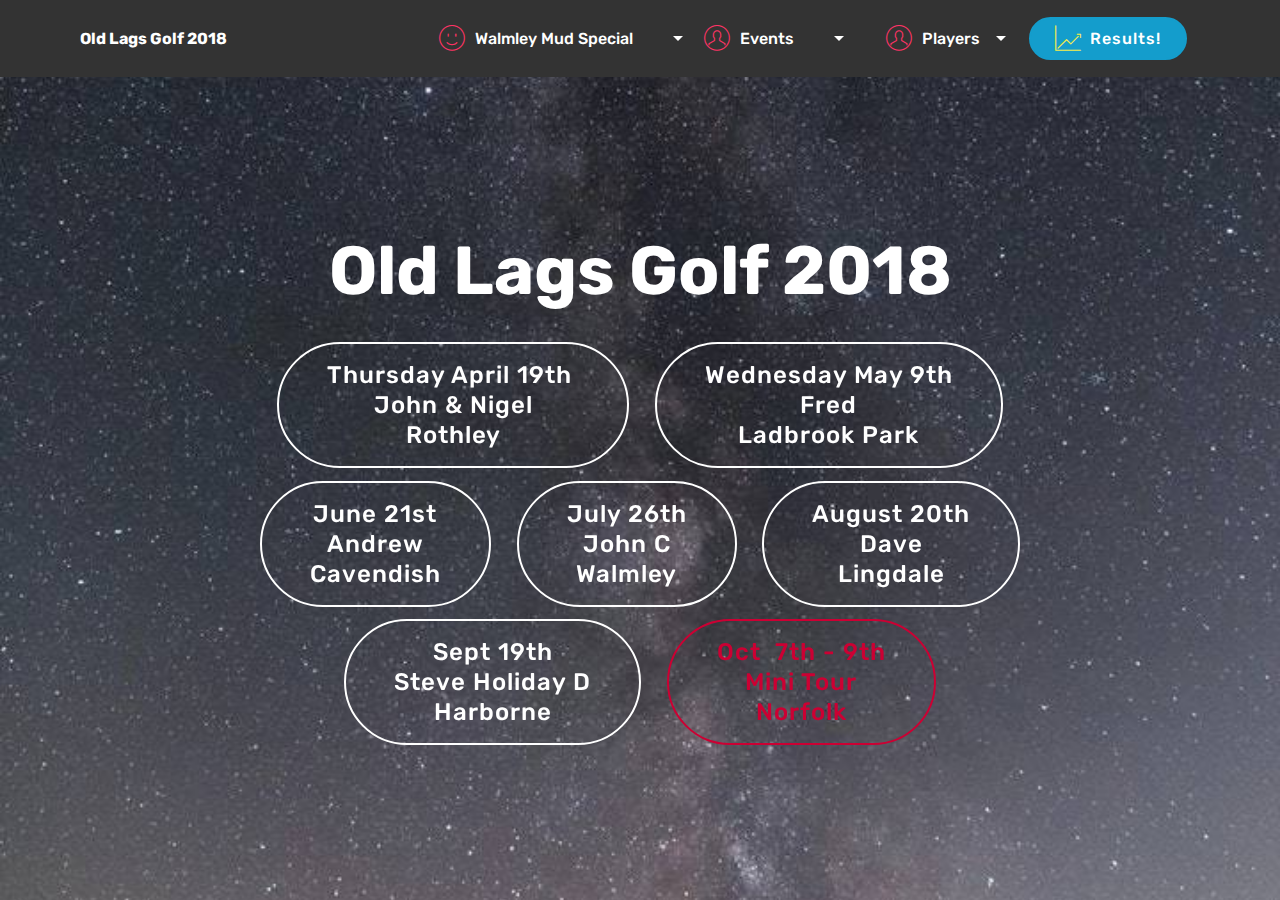
<file: index.html>
<!DOCTYPE html>
<html >
<head>
  <!-- Site made with Mobirise Website Builder v4.5.4, https://mobirise.com -->
  <meta charset="UTF-8">
  <meta http-equiv="X-UA-Compatible" content="IE=edge">
  <meta name="generator" content="Mobirise v4.5.4, mobirise.com">
  <meta name="viewport" content="width=device-width, initial-scale=1, minimum-scale=1">
  <link rel="shortcut icon" href="assets/images/logo2.png" type="image/x-icon">
  <meta name="description" content="Old Lags Golf
Bert
Yarwood
Crooked men">
  <title>Home</title>
  <link rel="stylesheet" href="assets/web/assets/mobirise-icons/mobirise-icons.css">
  <link rel="stylesheet" href="assets/tether/tether.min.css">
  <link rel="stylesheet" href="assets/bootstrap/css/bootstrap.min.css">
  <link rel="stylesheet" href="assets/bootstrap/css/bootstrap-grid.min.css">
  <link rel="stylesheet" href="assets/bootstrap/css/bootstrap-reboot.min.css">
  <link rel="stylesheet" href="assets/dropdown/css/style.css">
  <link rel="stylesheet" href="assets/theme/css/style.css">
  <link rel="stylesheet" href="assets/mobirise/css/mbr-additional.css" type="text/css">
  
  
  
</head>
<body>
<section class="menu cid-qHb1Zjfwxz" once="menu" id="menu1-5">

    

    <nav class="navbar navbar-expand beta-menu navbar-dropdown align-items-center navbar-fixed-top navbar-toggleable-sm">
        <button class="navbar-toggler navbar-toggler-right" type="button" data-toggle="collapse" data-target="#navbarSupportedContent" aria-controls="navbarSupportedContent" aria-expanded="false" aria-label="Toggle navigation">
            <div class="hamburger">
                <span></span>
                <span></span>
                <span></span>
                <span></span>
            </div>
        </button>
        <div class="menu-logo">
            <div class="navbar-brand">
                
                <span class="navbar-caption-wrap"><a class="navbar-caption text-white display-4" href="index.html#header2-4">Old Lags Golf 2018</a></span>
            </div>
        </div>
        <div class="collapse navbar-collapse" id="navbarSupportedContent">
            <ul class="navbar-nav nav-dropdown" data-app-modern-menu="true"><li class="nav-item dropdown">
                    <a class="nav-link link dropdown-toggle text-white display-7" href="page4.html" aria-expanded="true" data-toggle="dropdown-submenu"><span class="mbri-smile-face mbr-iconfont mbr-iconfont-btn" style="color: rgb(255, 51, 102);"></span>
                        Walmley Mud Special &nbsp; &nbsp; &nbsp; &nbsp;&nbsp;</a><div class="dropdown-menu"><a class="dropdown-item text-white display-7" href="page4.html" aria-expanded="true">Dirty Pics</a></div>
                </li><li class="nav-item dropdown open"><a class="nav-link link dropdown-toggle text-white display-7" href="page1.html#content6-8" aria-expanded="true" data-toggle="dropdown-submenu"><span class="mbri-user mbr-iconfont mbr-iconfont-btn" style="color: rgb(255, 51, 102);"></span>
                        Events &nbsp; &nbsp; &nbsp; &nbsp;&nbsp;</a><div class="dropdown-menu"><a class="dropdown-item text-white display-7" href="page1.html#content6-8" aria-expanded="false">April - Rothley</a><a class="dropdown-item text-white display-7" href="page1.html#content6-9" aria-expanded="false">May - Ladbrooke</a><a class="dropdown-item text-white display-7" href="page1.html#content6-a" aria-expanded="false">June - Cavendish</a><a class="dropdown-item text-white display-7" href="page1.html#content6-b" aria-expanded="false">July - Walmley</a><a class="dropdown-item text-white display-7" href="page1.html#content6-c" aria-expanded="false">August - Lingdale</a><a class="dropdown-item text-white display-7" href="page1.html#content6-d" aria-expanded="false">September - Harborne</a><a class="dropdown-item text-white display-7" href="page1.html#content6-e" aria-expanded="false">October - Norfolk</a></div></li><li class="nav-item">
                    <a class="nav-link link text-white display-7" href="https://mobirise.com">
                        </a>
                </li>
                <li class="nav-item dropdown"><a class="nav-link link dropdown-toggle text-white display-7" href="page2.html#content6-g" data-toggle="dropdown-submenu" aria-expanded="false"><span class="mbri-user mbr-iconfont mbr-iconfont-btn" style="color: rgb(255, 51, 102);"></span>
                        Players &nbsp;&nbsp;</a><div class="dropdown-menu"><a class="dropdown-item text-white display-7" href="https://mobirise.com"></a><a class="dropdown-item text-white display-7" href="page2.html#content6-g" aria-expanded="false">Malcolm</a><a class="dropdown-item text-white display-7" href="page2.html#content6-h" aria-expanded="false">Dave</a><a class="dropdown-item text-white display-7" href="page2.html#content6-i" aria-expanded="false">Fred</a><a class="dropdown-item text-white display-7" href="page2.html#content6-j" aria-expanded="false">John C</a><a class="dropdown-item text-white display-7" href="page2.html#content6-k" aria-expanded="false">Steve W</a><a class="dropdown-item text-white display-7" href="page2.html#content6-l" aria-expanded="false">Steve D</a><a class="dropdown-item text-white display-7" href="page2.html#content6-m" aria-expanded="false">Andrew</a><a class="dropdown-item text-white display-7" href="page2.html#content6-n" aria-expanded="false">Nigel</a><a class="dropdown-item text-white display-7" href="page2.html#content6-o" aria-expanded="false">John McK</a><a class="dropdown-item text-white display-7" href="page2.html#content6-p" aria-expanded="false">Peter</a><a class="dropdown-item text-white display-7" href="page2.html#content6-q" aria-expanded="false">Bertie</a></div></li></ul>
            <div class="navbar-buttons mbr-section-btn"><a class="btn btn-sm btn-primary display-4" href="page3.html#table1-t"><span class="mbri-growing-chart mbr-iconfont mbr-iconfont-btn" style="color: rgb(247, 237, 74);"></span>
                    Results!
                </a></div>
        </div>
    </nav>
</section>

<section class="engine"><a href="https://mobirise.co">Mobirise</a></section><section class="cid-qGTc37gtKU mbr-fullscreen mbr-parallax-background" id="header2-4">

    

    

    <div class="container align-center">
        <div class="row justify-content-md-center">
            <div class="mbr-white col-md-10">
                <h1 class="mbr-section-title mbr-bold pb-3 mbr-fonts-style display-1"><br>Old Lags Golf 2018</h1>
                
                
                <div class="mbr-section-btn"><a class="btn btn-md btn-white-outline display-5" href="page1.html#content6-8">Thursday April 19th&nbsp;<br>John &amp; Nigel<br>Rothley<br></a>
                    <a class="btn btn-md btn-white-outline display-5" href="page1.html#content6-9">Wednesday May 9th<br>Fred<br>Ladbrook Park<br></a> <a class="btn btn-md btn-white-outline display-5" href="page1.html#content6-a">June 21st<br>Andrew<br>Cavendish<br></a> <a class="btn btn-md btn-white-outline display-5" href="page1.html#content6-b">July 26th<br>John C<br>Walmley<br></a> <a class="btn btn-md btn-white-outline display-5" href="page1.html#content6-c">August 20th<br>Dave<br>Lingdale<br></a> <a class="btn btn-md btn-white-outline display-5" href="page1.html#content6-d">Sept 19th<br>Steve Holiday D<br>Harborne<br></a> <a class="btn btn-md btn-secondary-outline display-5" href="page1.html#content6-e">Oct &nbsp;7th - 9th<br>Mini Tour<br>Norfolk<br></a></div>
            </div>
        </div>
    </div>
    
</section>


  <script src="assets/web/assets/jquery/jquery.min.js"></script>
  <script src="assets/popper/popper.min.js"></script>
  <script src="assets/tether/tether.min.js"></script>
  <script src="assets/bootstrap/js/bootstrap.min.js"></script>
  <script src="assets/smoothscroll/smooth-scroll.js"></script>
  <script src="assets/parallax/jarallax.min.js"></script>
  <script src="assets/dropdown/js/script.min.js"></script>
  <script src="assets/touchswipe/jquery.touch-swipe.min.js"></script>
  <script src="assets/theme/js/script.js"></script>
  
  
</body>
</html>
</file>
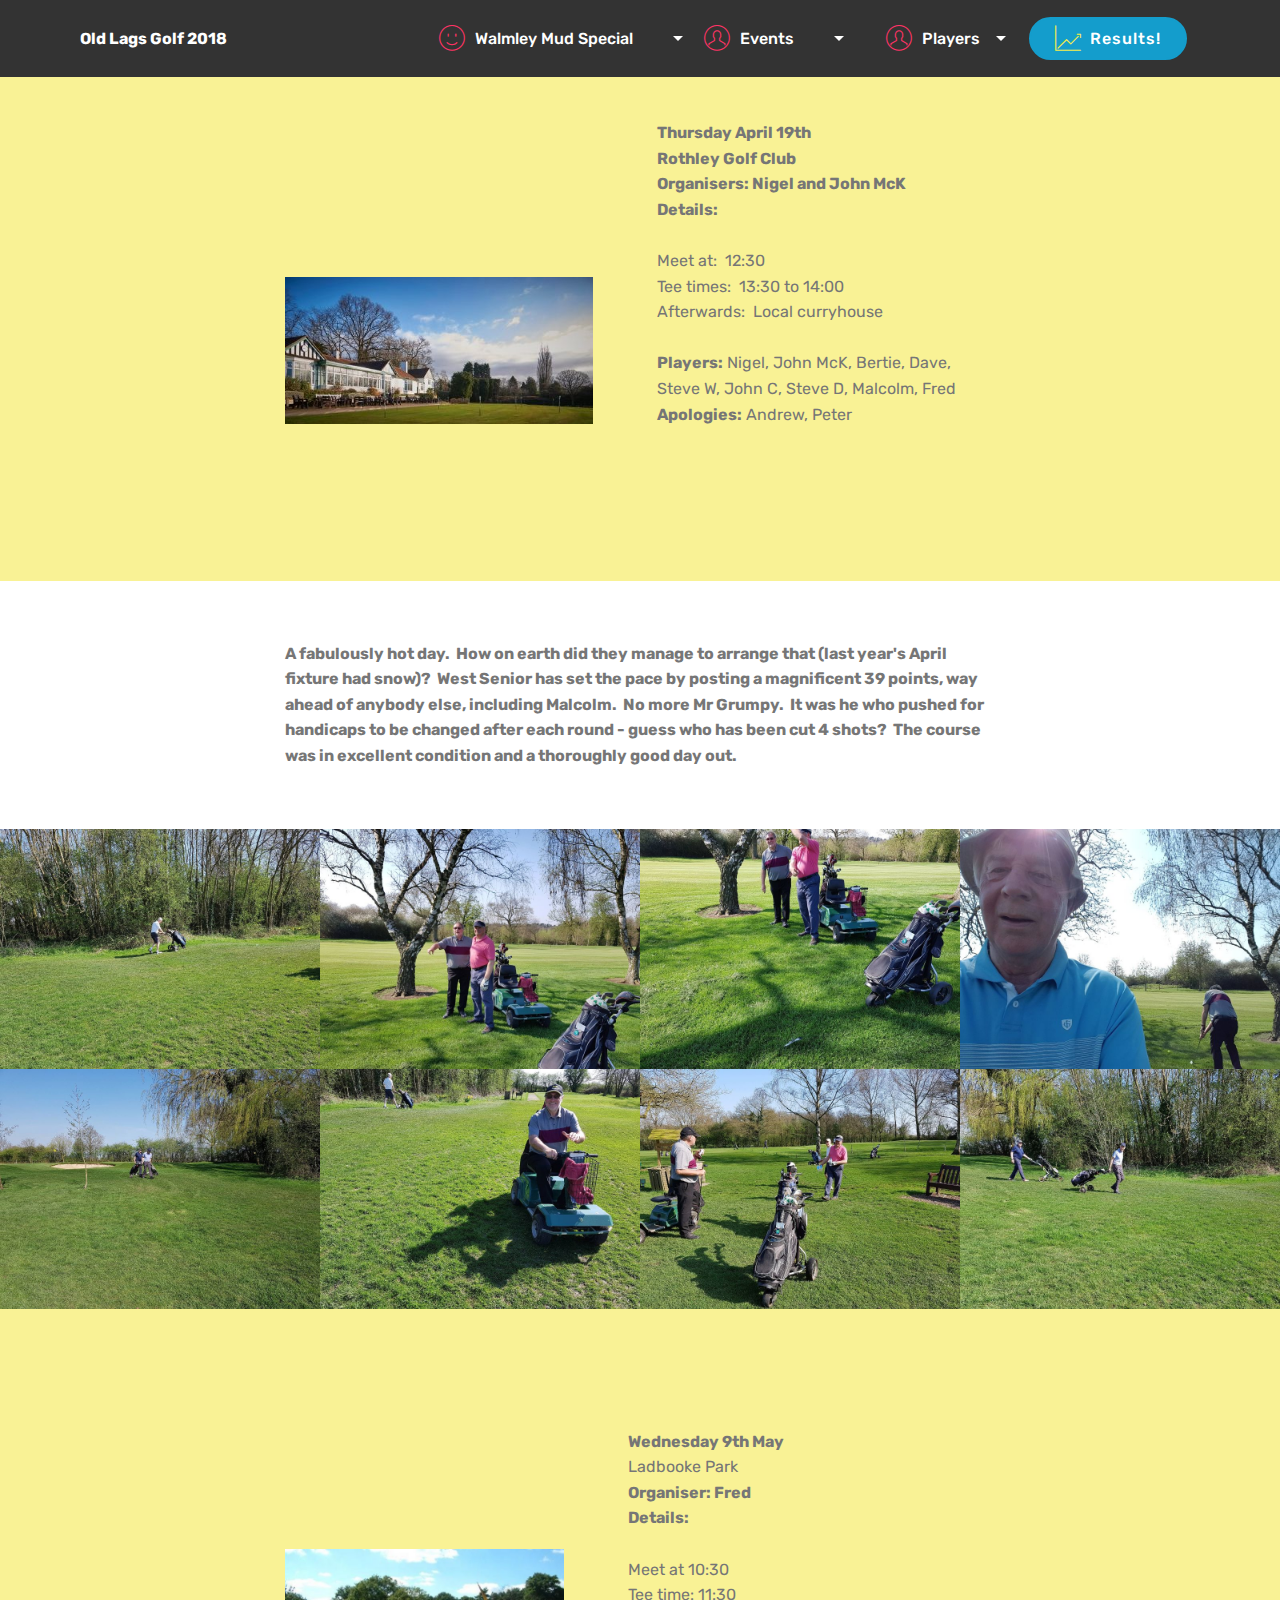
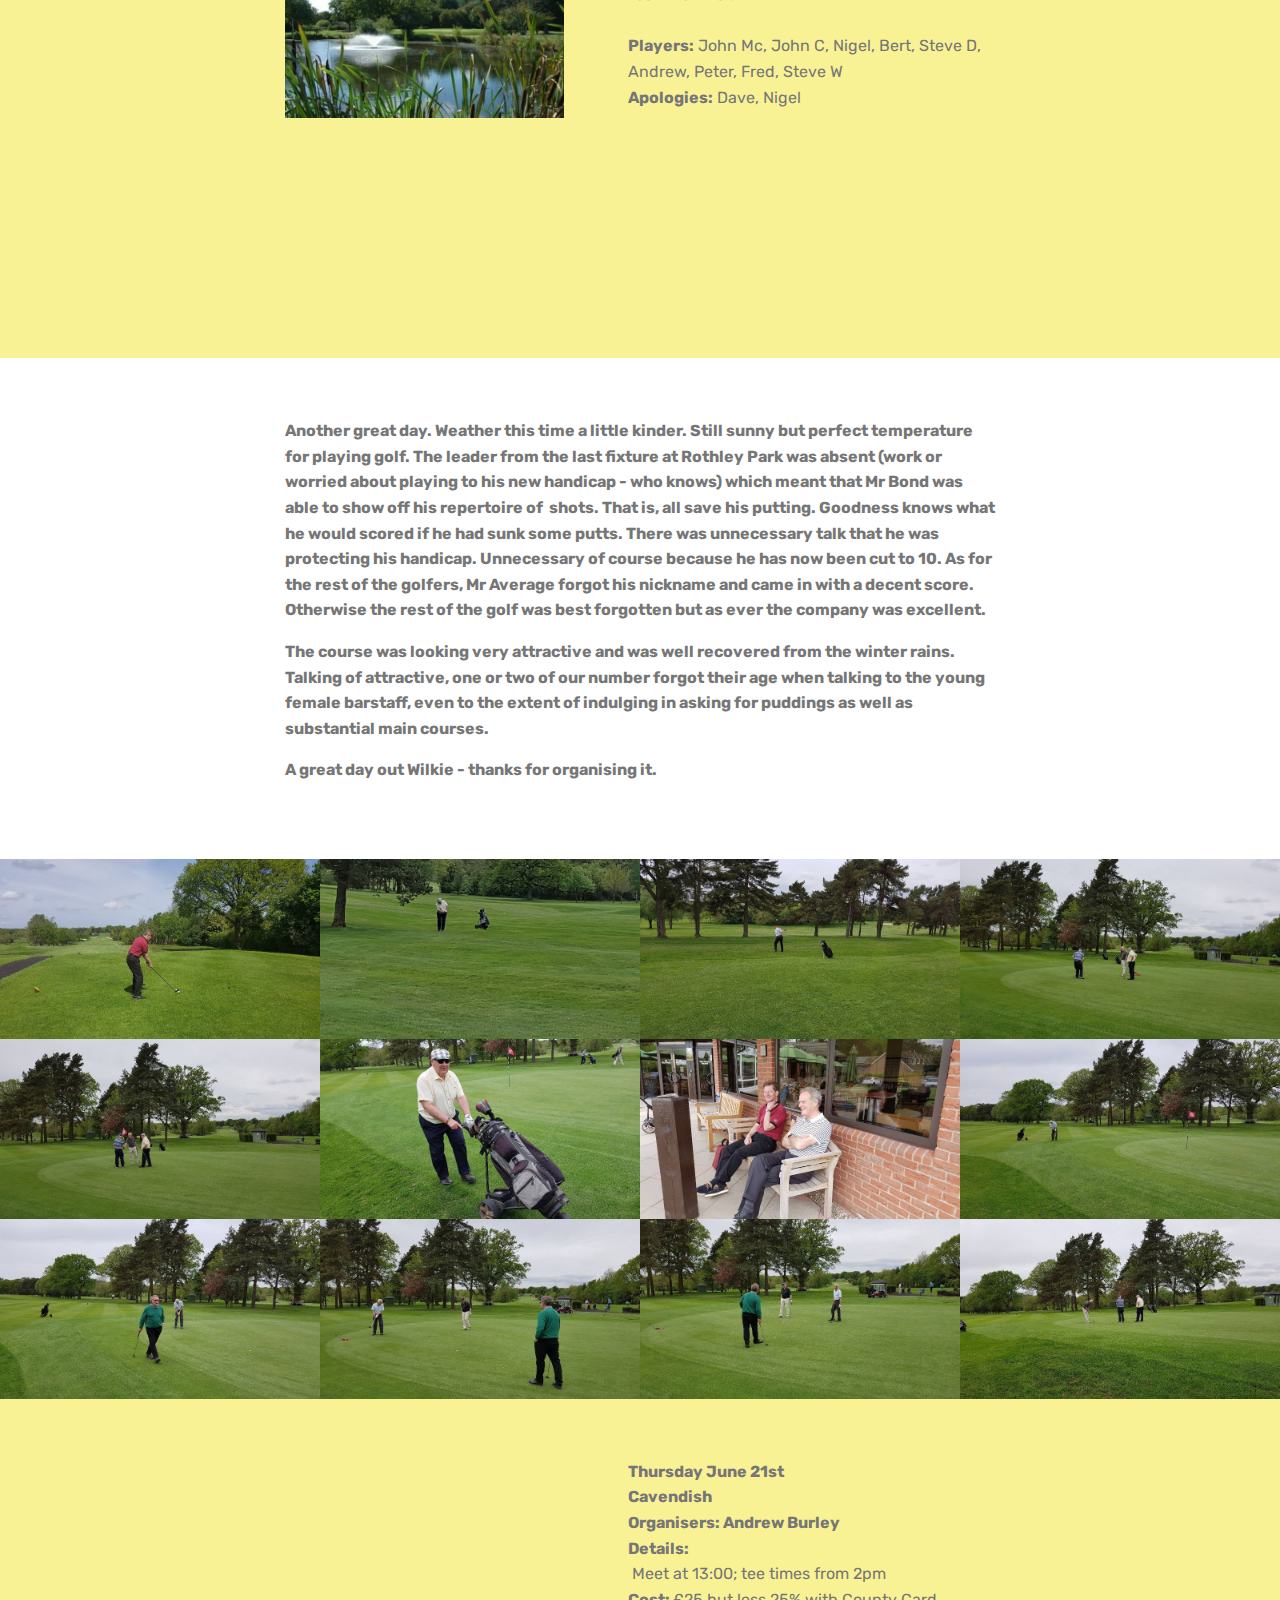
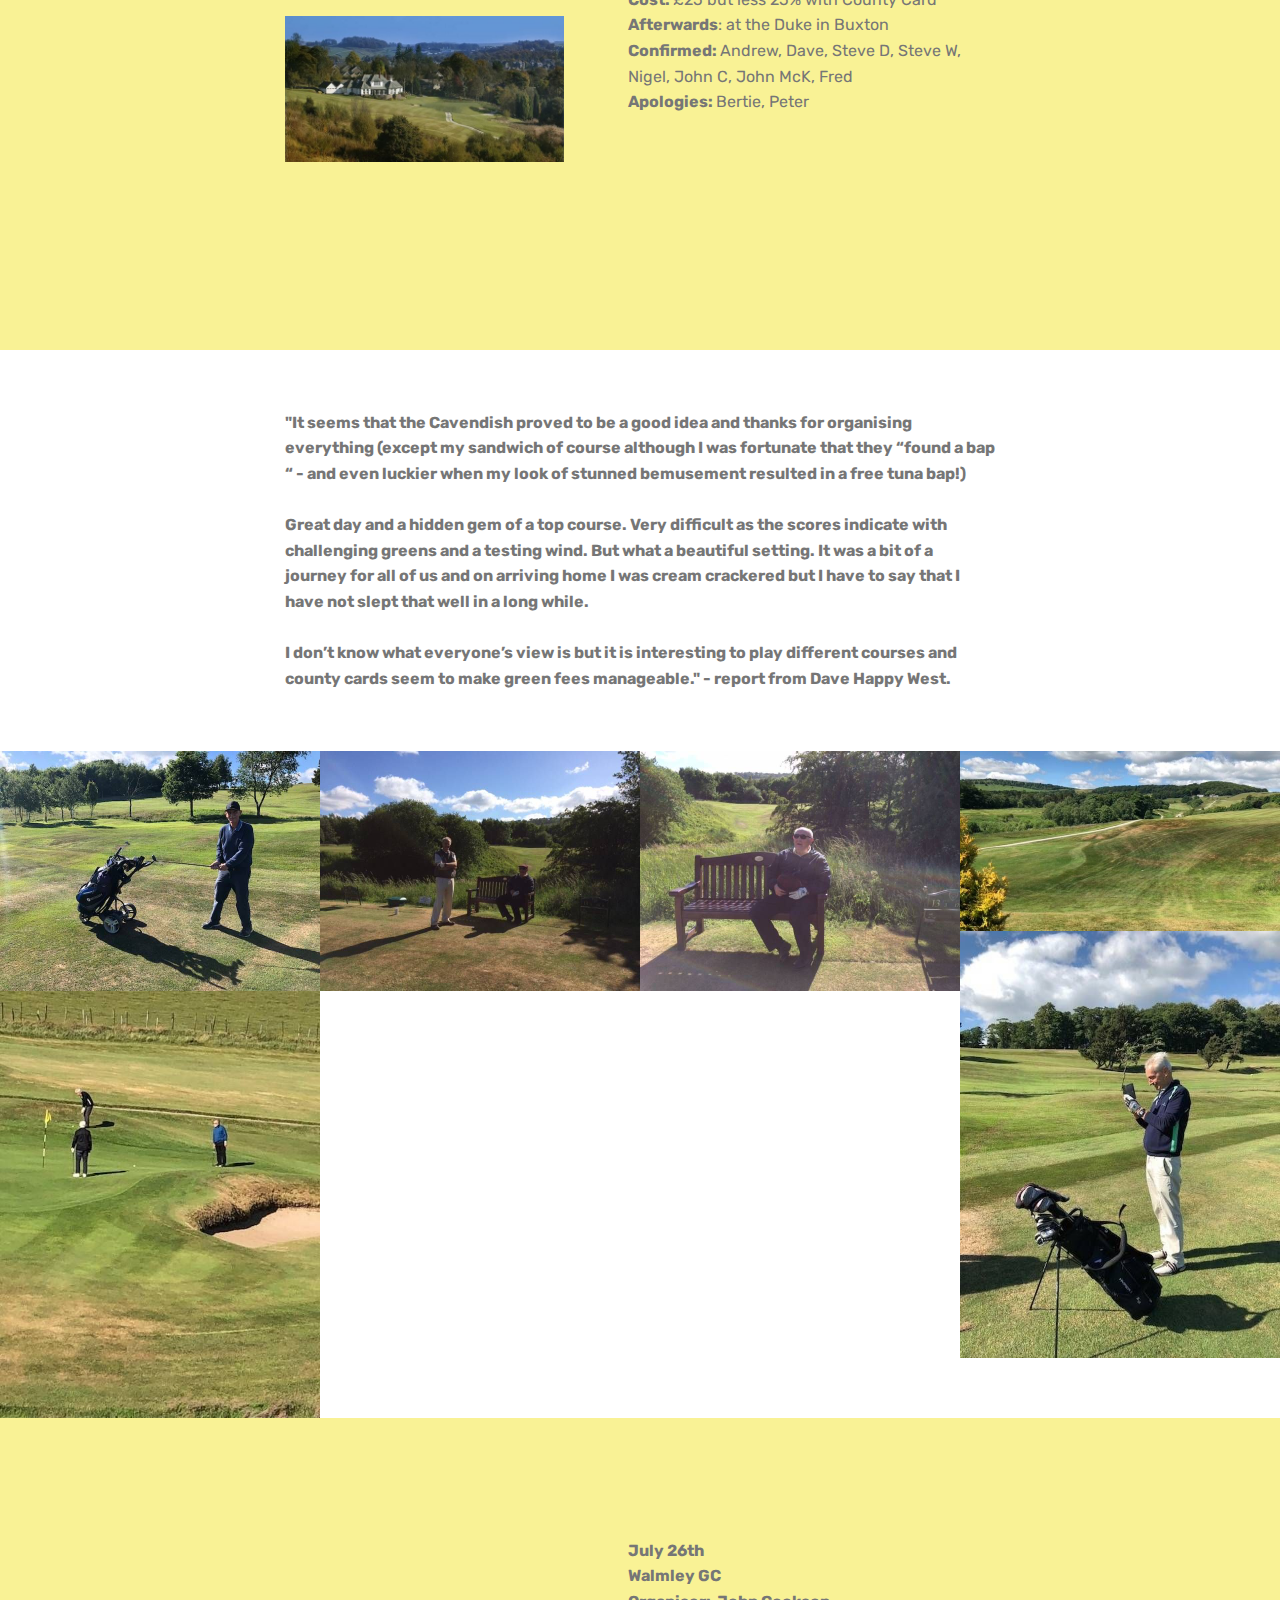
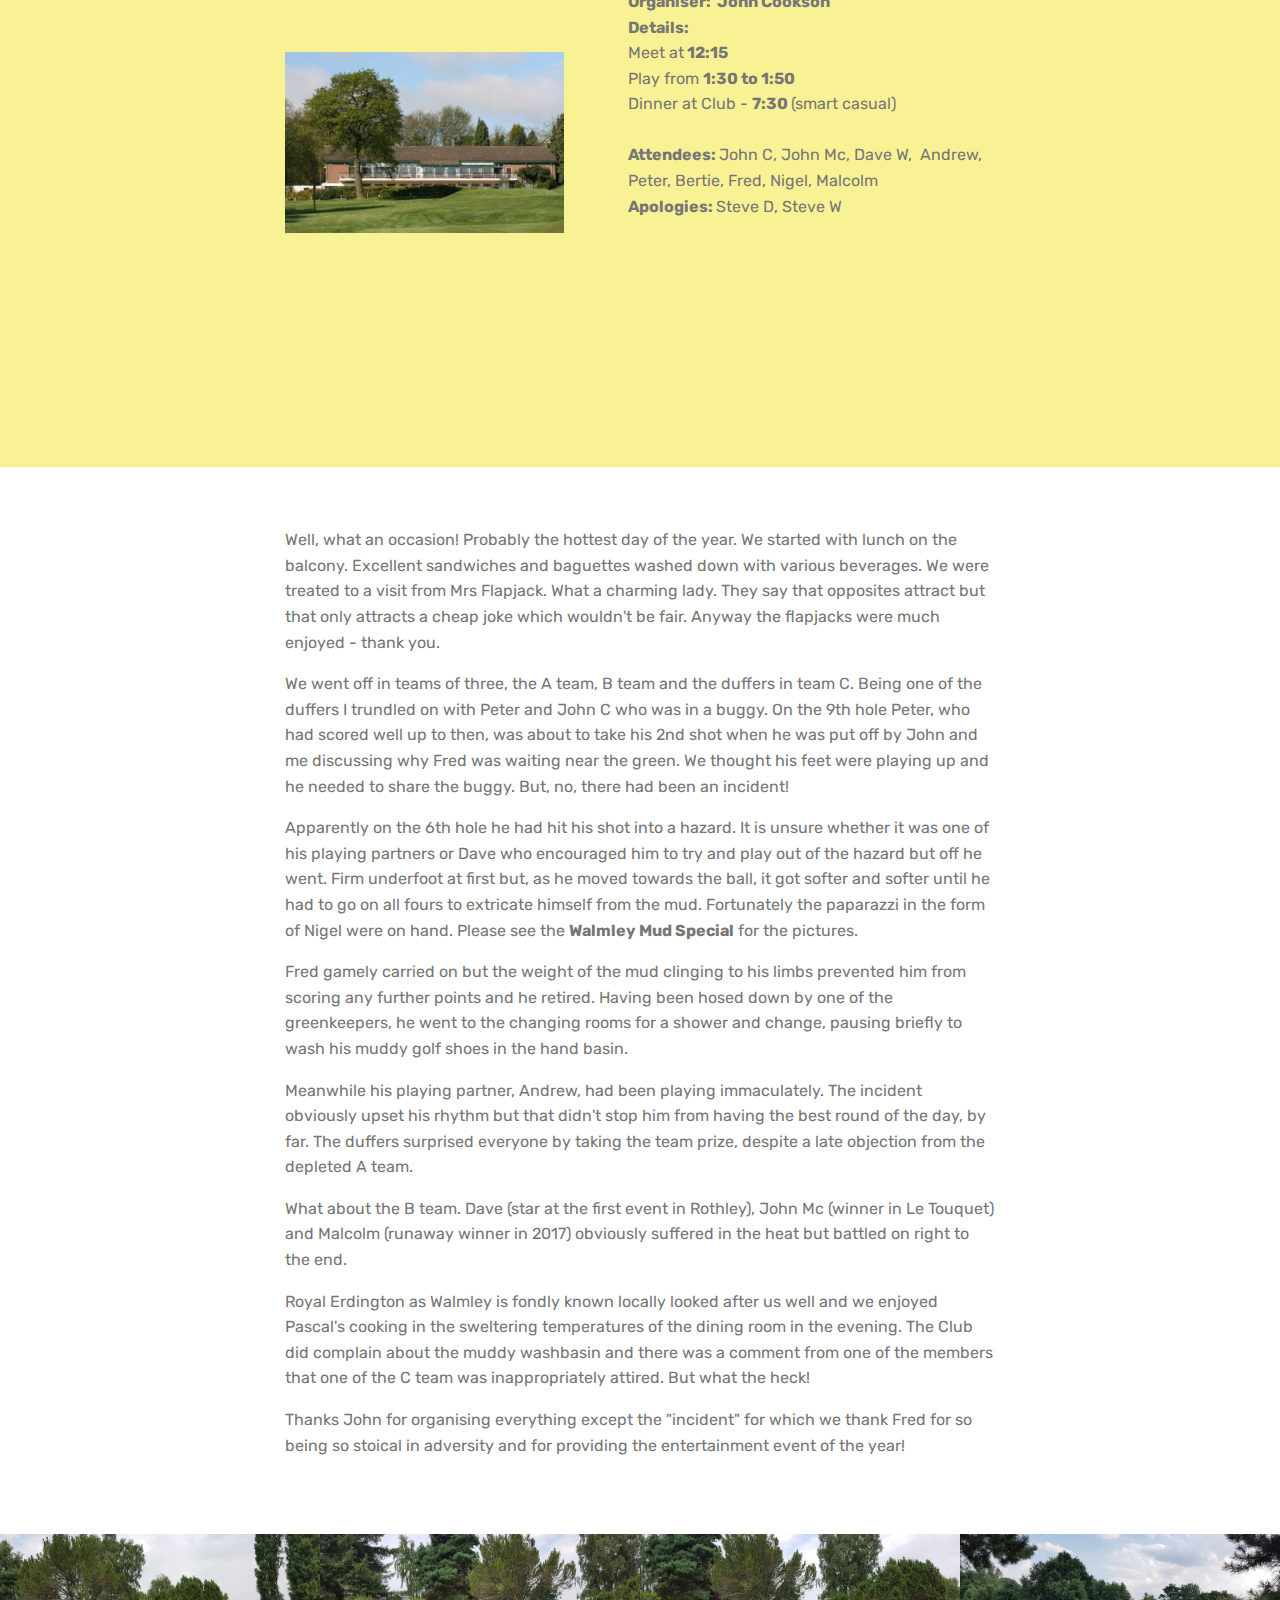
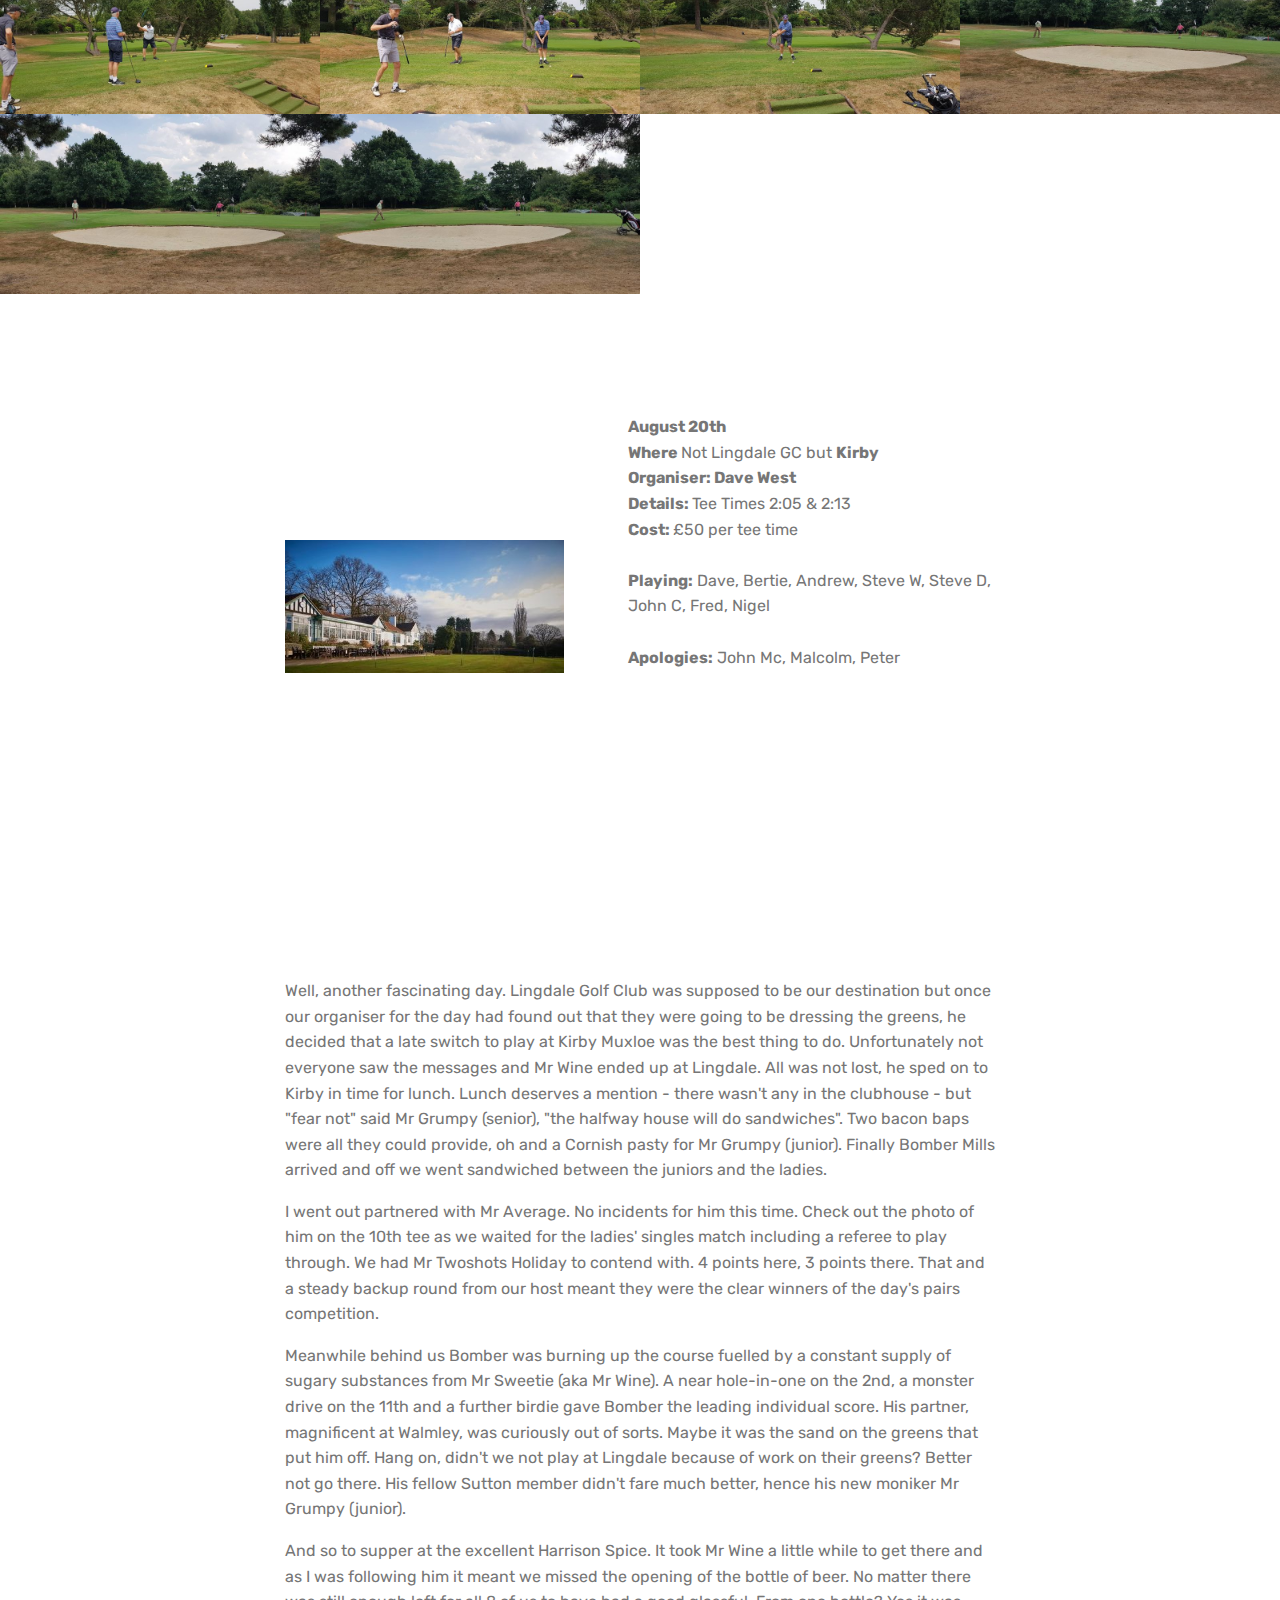
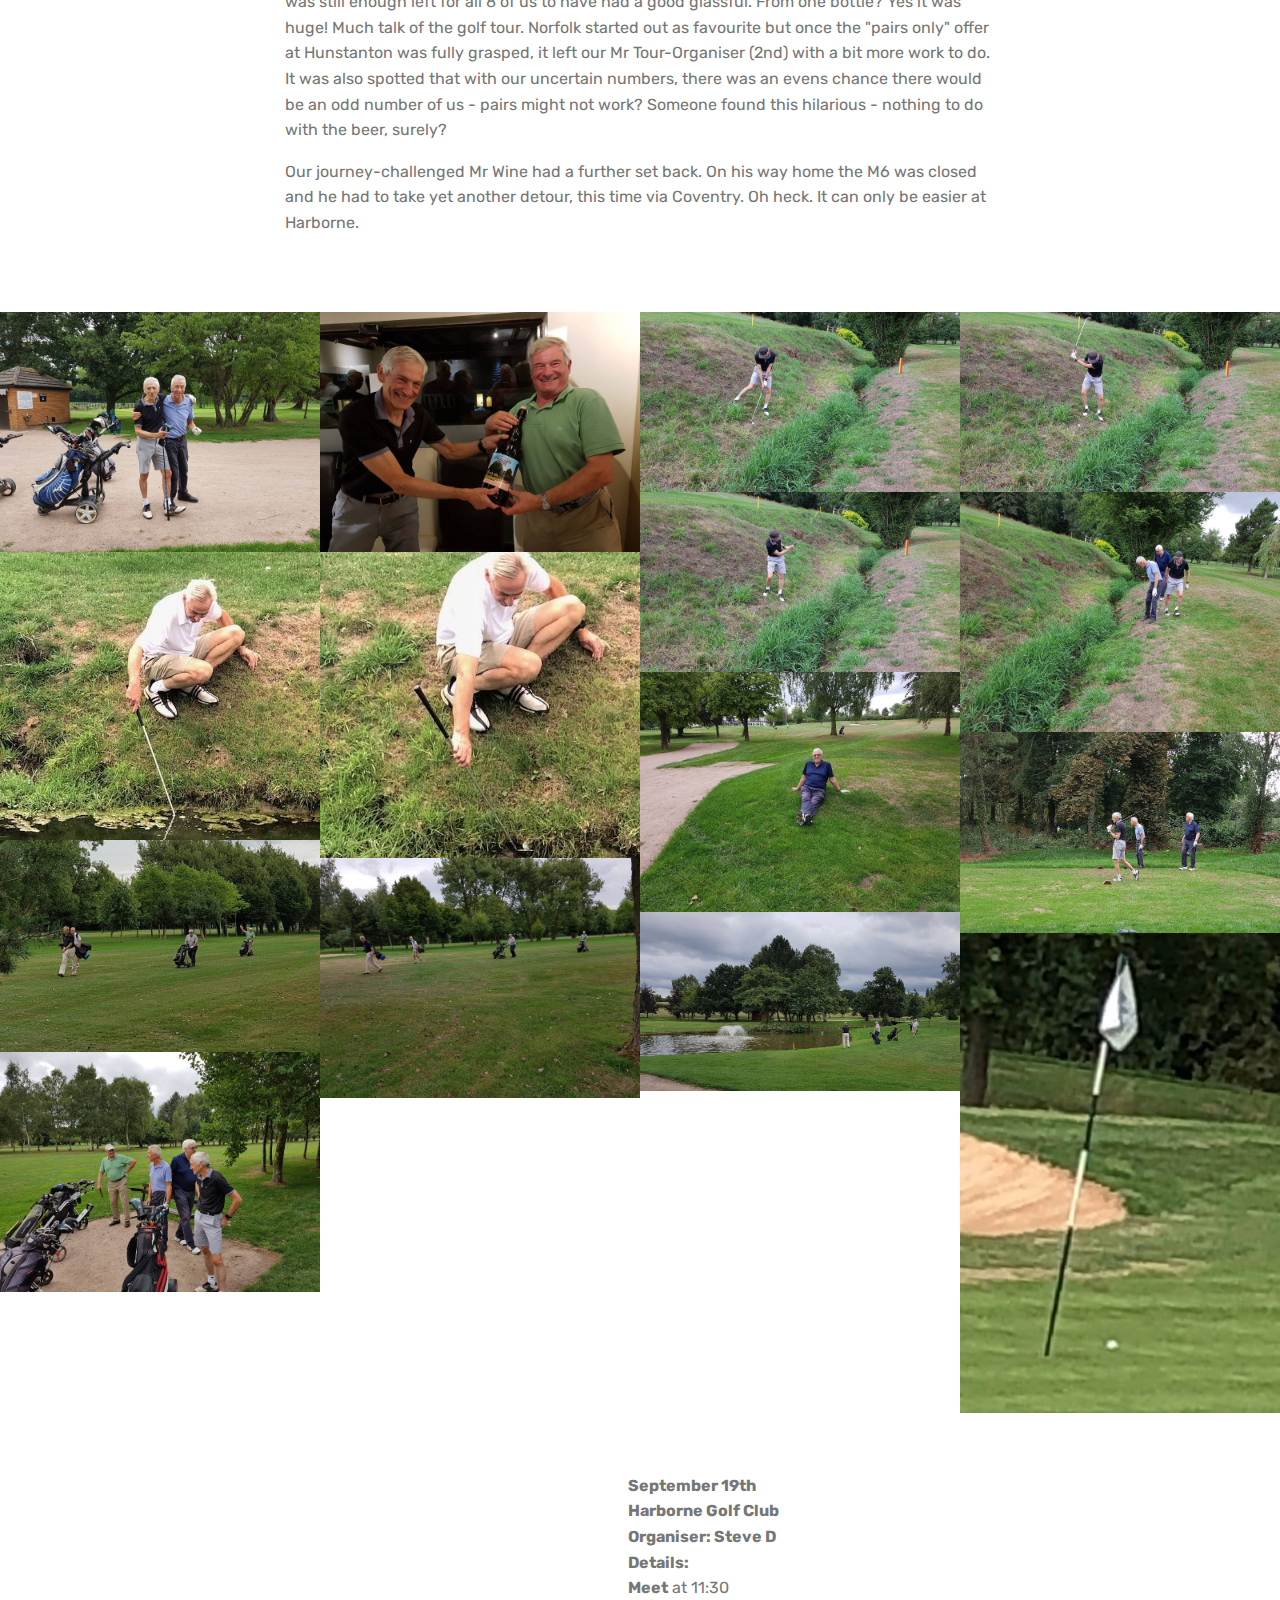
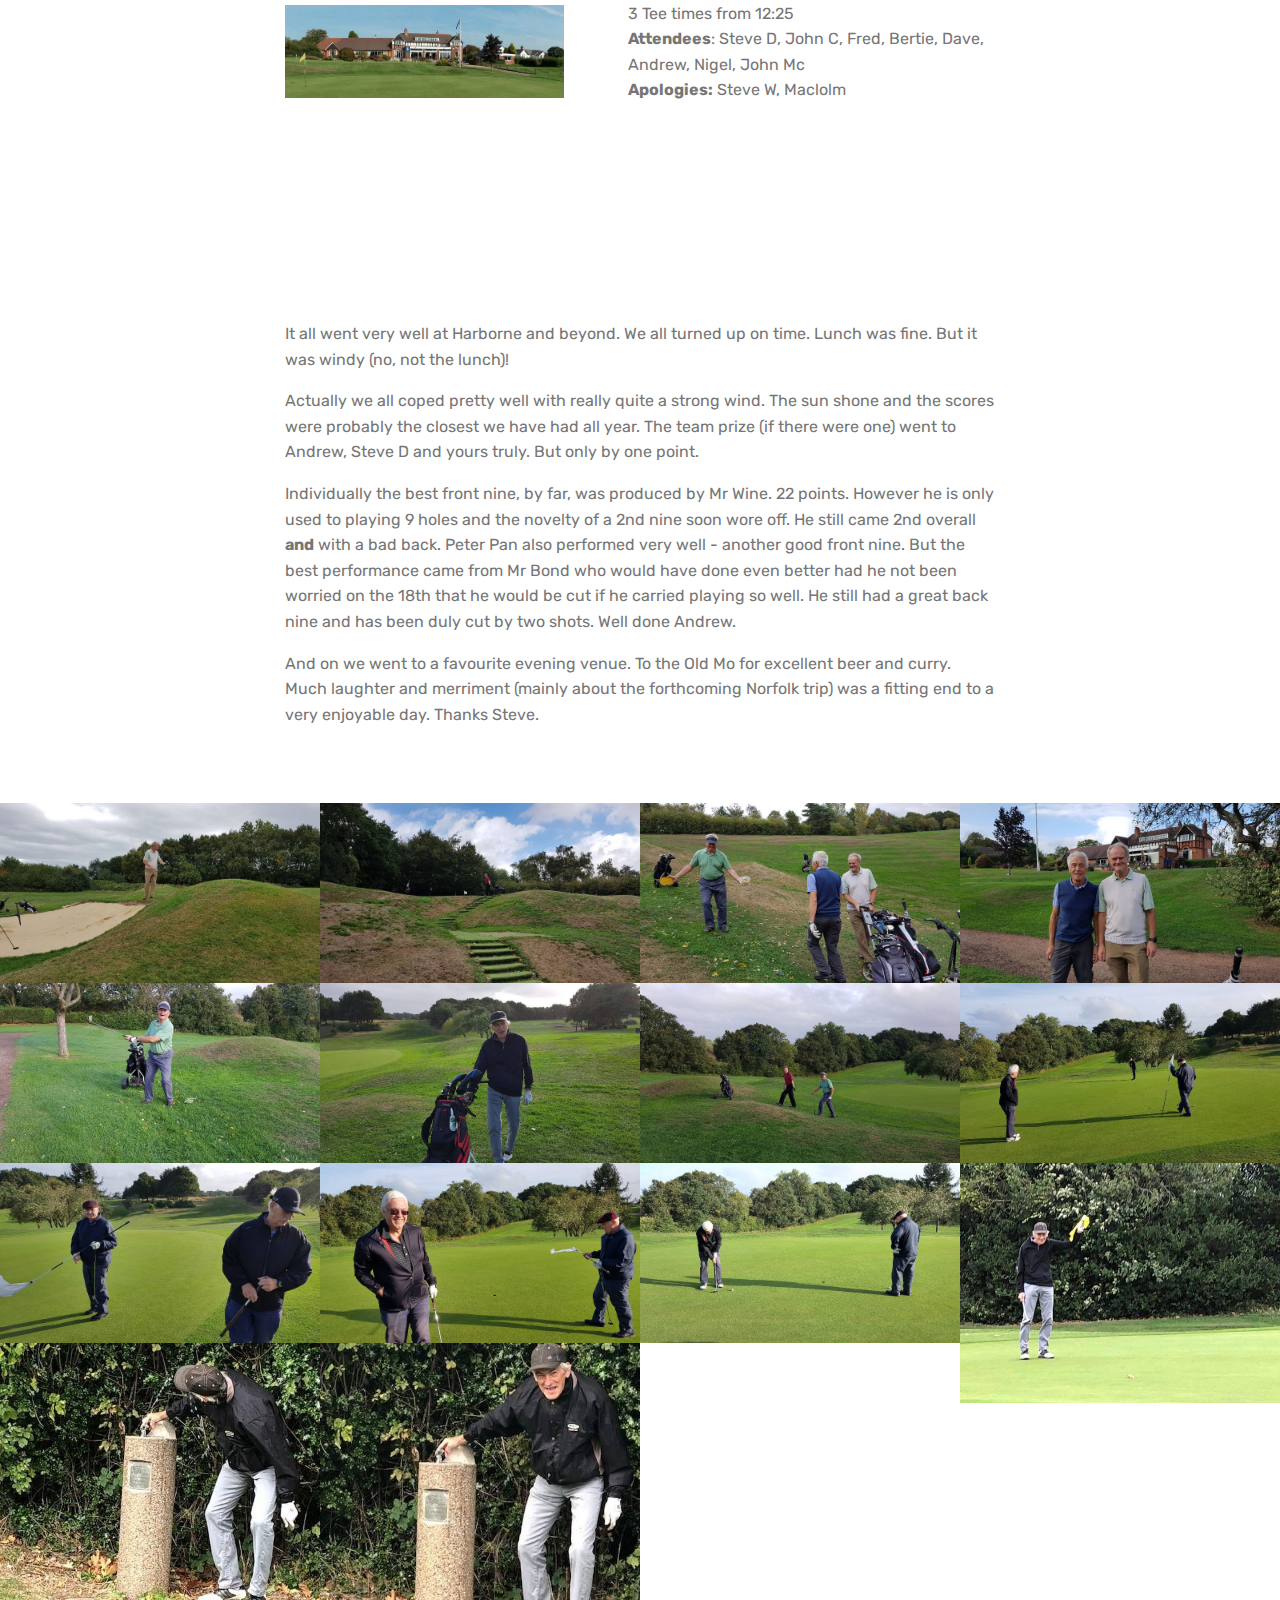
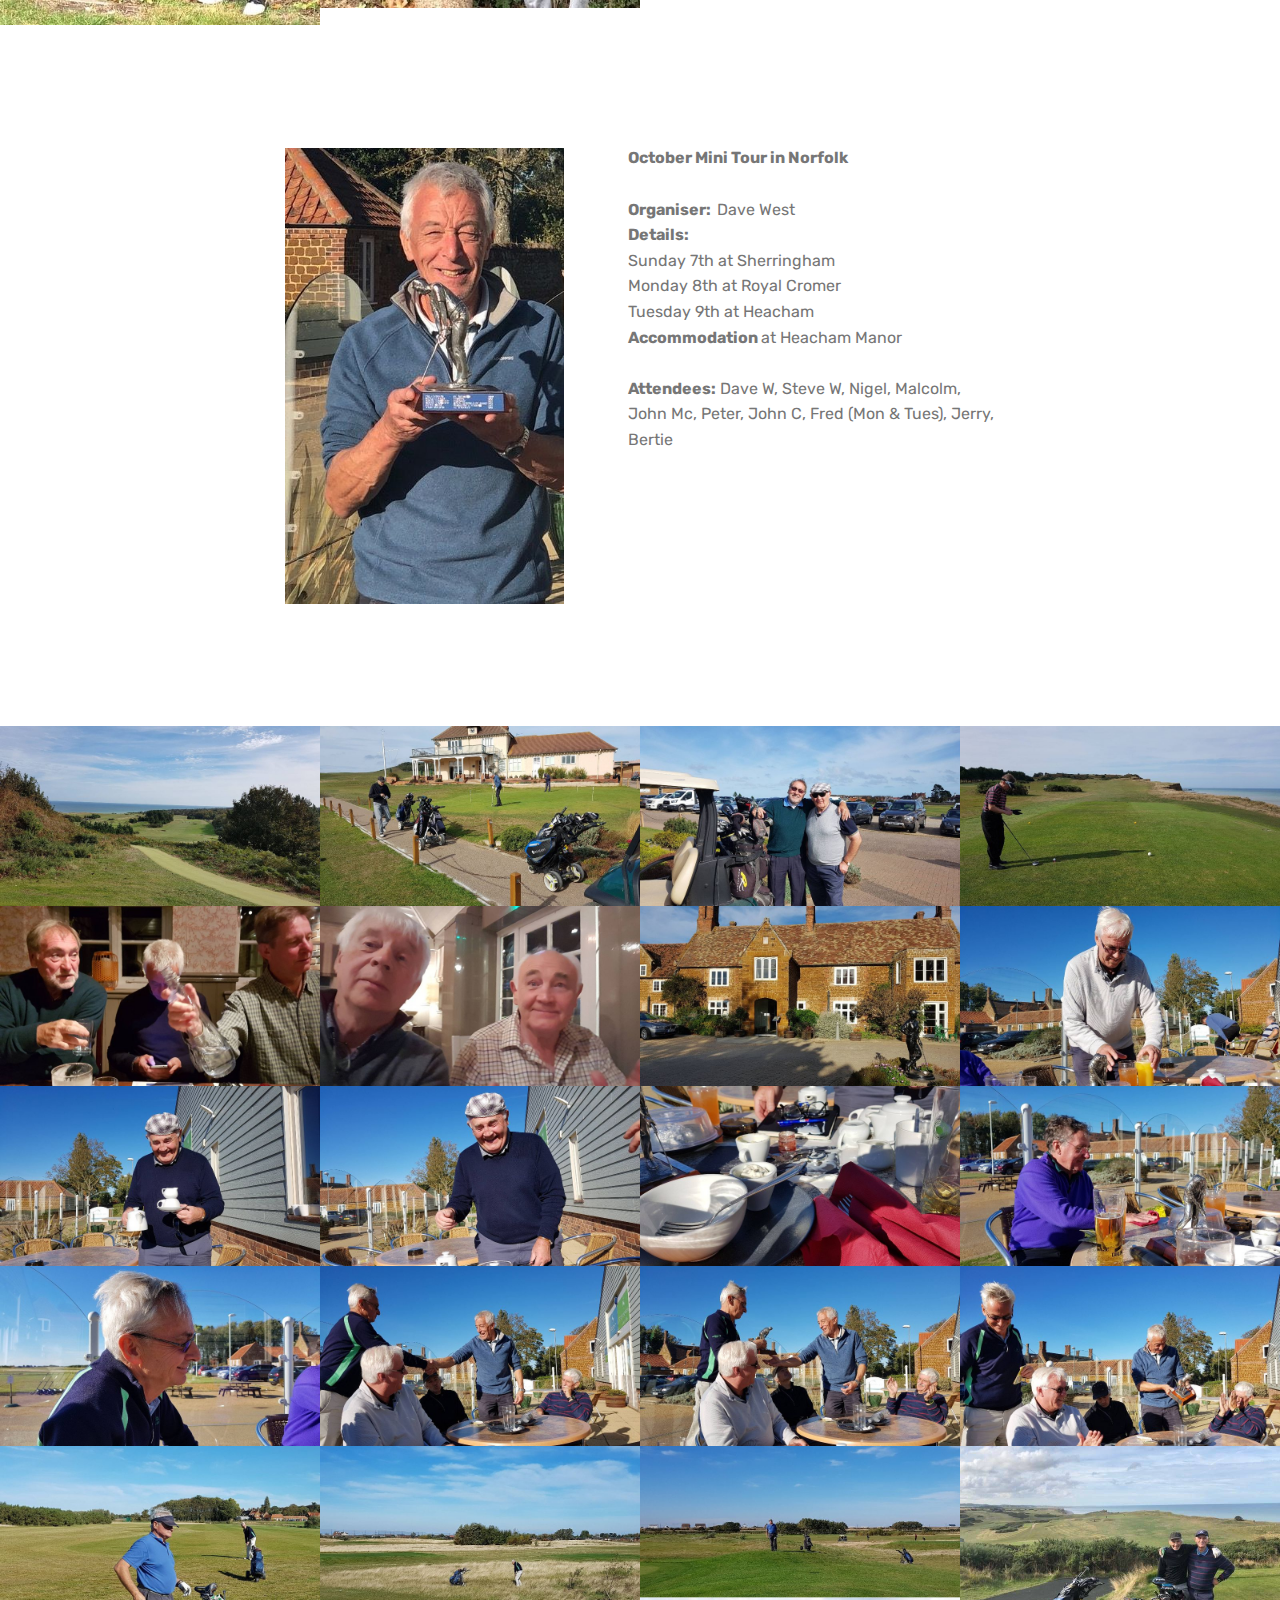
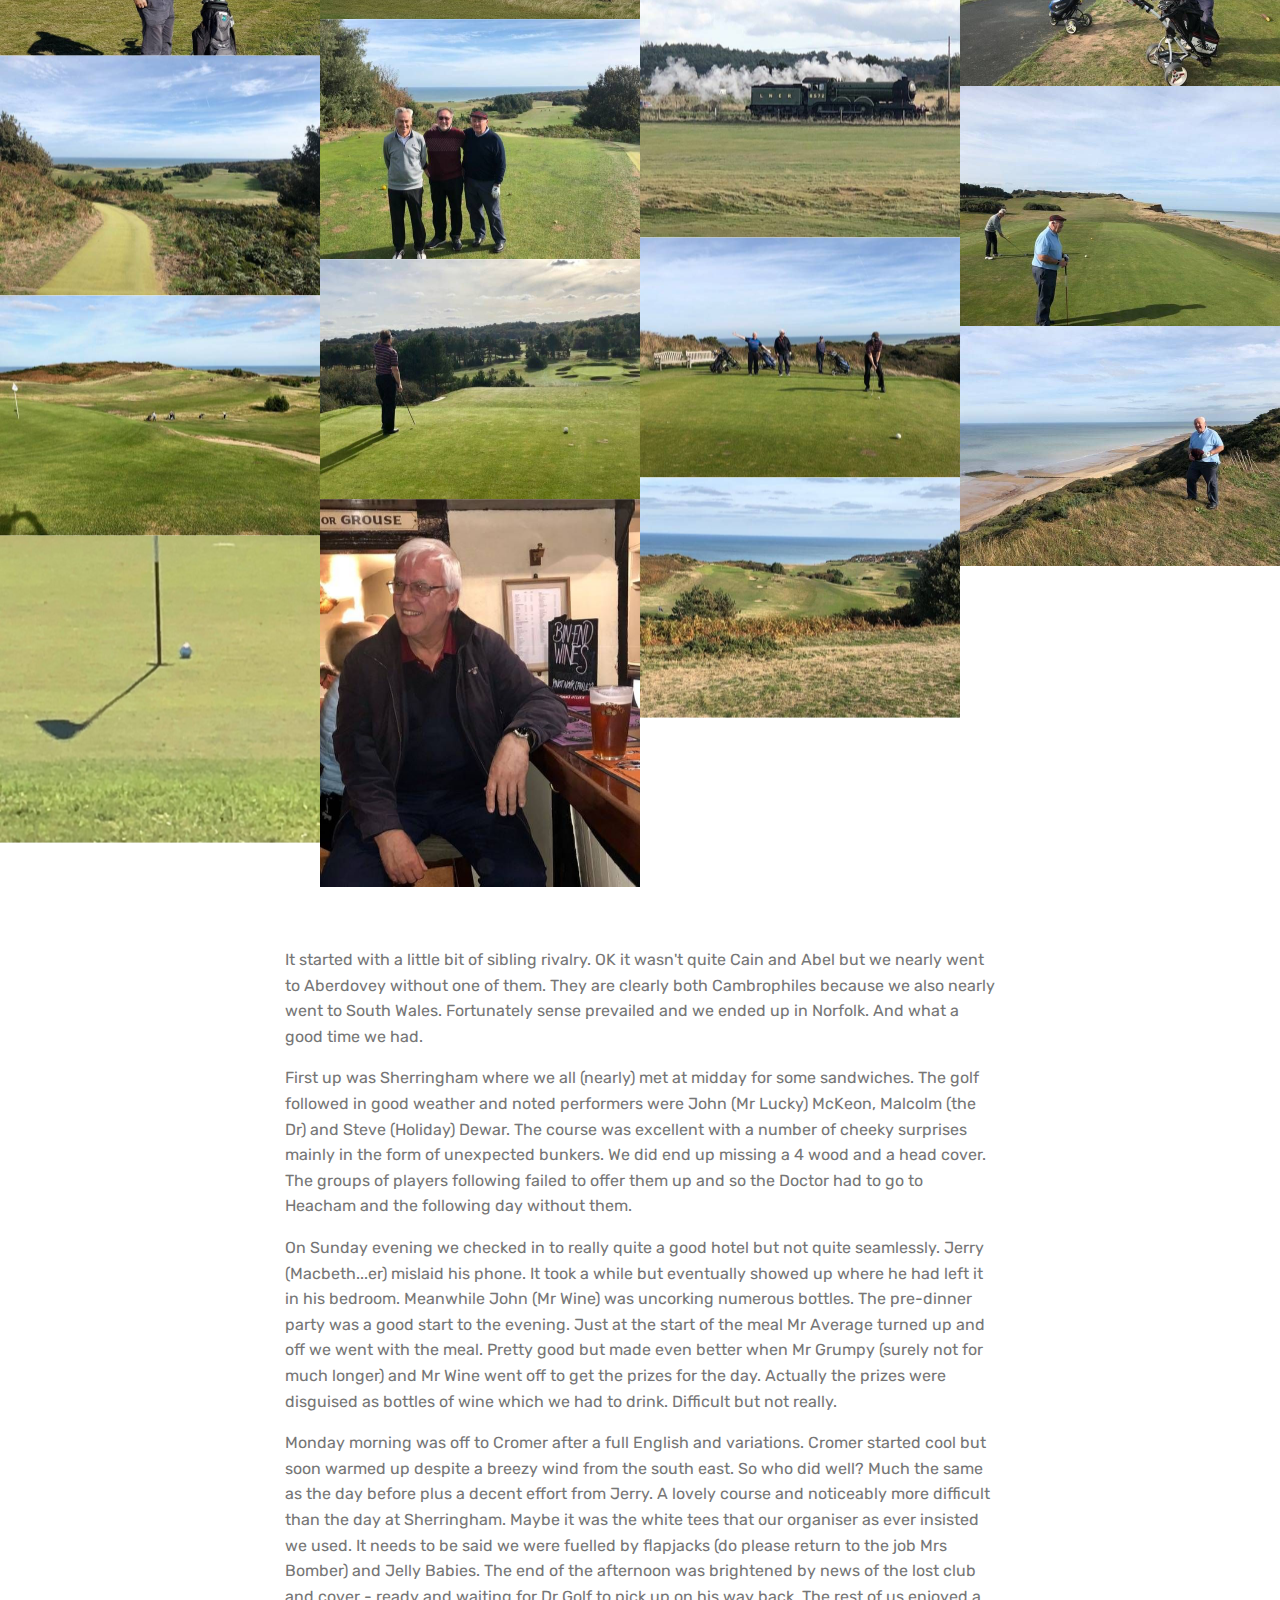
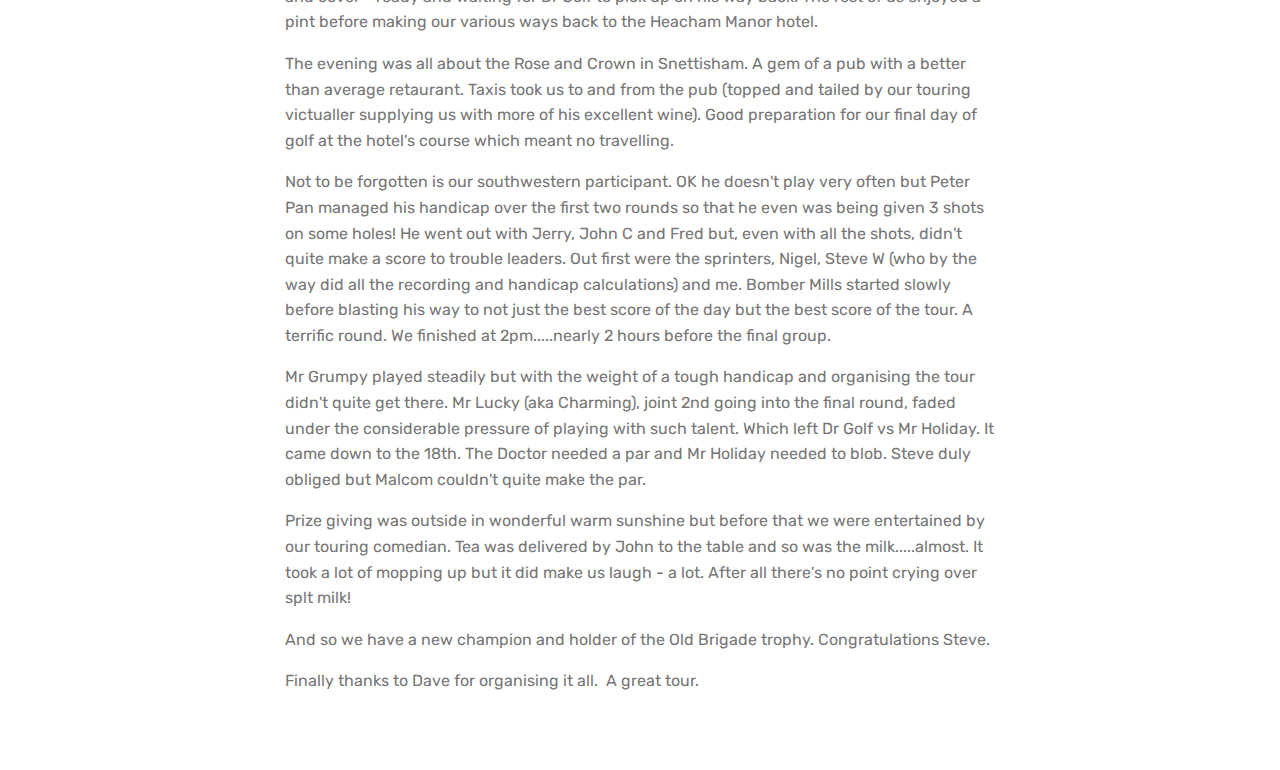
<file: page1.html>
<!DOCTYPE html>
<html >
<head>
  <!-- Site made with Mobirise Website Builder v4.5.4, https://mobirise.com -->
  <meta charset="UTF-8">
  <meta http-equiv="X-UA-Compatible" content="IE=edge">
  <meta name="generator" content="Mobirise v4.5.4, mobirise.com">
  <meta name="viewport" content="width=device-width, initial-scale=1, minimum-scale=1">
  <link rel="shortcut icon" href="assets/images/logo2.png" type="image/x-icon">
  <meta name="description" content="Old Lags Events">
  <title>Events</title>
  <link rel="stylesheet" href="assets/web/assets/mobirise-icons/mobirise-icons.css">
  <link rel="stylesheet" href="assets/tether/tether.min.css">
  <link rel="stylesheet" href="assets/bootstrap/css/bootstrap.min.css">
  <link rel="stylesheet" href="assets/bootstrap/css/bootstrap-grid.min.css">
  <link rel="stylesheet" href="assets/bootstrap/css/bootstrap-reboot.min.css">
  <link rel="stylesheet" href="assets/dropdown/css/style.css">
  <link rel="stylesheet" href="assets/theme/css/style.css">
  <link rel="stylesheet" href="assets/gallery/style.css">
  <link rel="stylesheet" href="assets/mobirise/css/mbr-additional.css" type="text/css">
  
  
  
</head>
<body>
<section class="menu cid-qHb1Zjfwxz" once="menu" id="menu1-6">

    

    <nav class="navbar navbar-expand beta-menu navbar-dropdown align-items-center navbar-fixed-top navbar-toggleable-sm">
        <button class="navbar-toggler navbar-toggler-right" type="button" data-toggle="collapse" data-target="#navbarSupportedContent" aria-controls="navbarSupportedContent" aria-expanded="false" aria-label="Toggle navigation">
            <div class="hamburger">
                <span></span>
                <span></span>
                <span></span>
                <span></span>
            </div>
        </button>
        <div class="menu-logo">
            <div class="navbar-brand">
                
                <span class="navbar-caption-wrap"><a class="navbar-caption text-white display-4" href="index.html#header2-4">Old Lags Golf 2018</a></span>
            </div>
        </div>
        <div class="collapse navbar-collapse" id="navbarSupportedContent">
            <ul class="navbar-nav nav-dropdown" data-app-modern-menu="true"><li class="nav-item dropdown">
                    <a class="nav-link link dropdown-toggle text-white display-7" href="page4.html" aria-expanded="true" data-toggle="dropdown-submenu"><span class="mbri-smile-face mbr-iconfont mbr-iconfont-btn" style="color: rgb(255, 51, 102);"></span>
                        Walmley Mud Special &nbsp; &nbsp; &nbsp; &nbsp;&nbsp;</a><div class="dropdown-menu"><a class="dropdown-item text-white display-7" href="page4.html" aria-expanded="true">Dirty Pics</a></div>
                </li><li class="nav-item dropdown open"><a class="nav-link link dropdown-toggle text-white display-7" href="page1.html#content6-8" aria-expanded="true" data-toggle="dropdown-submenu"><span class="mbri-user mbr-iconfont mbr-iconfont-btn" style="color: rgb(255, 51, 102);"></span>
                        Events &nbsp; &nbsp; &nbsp; &nbsp;&nbsp;</a><div class="dropdown-menu"><a class="dropdown-item text-white display-7" href="page1.html#content6-8" aria-expanded="false">April - Rothley</a><a class="dropdown-item text-white display-7" href="page1.html#content6-9" aria-expanded="false">May - Ladbrooke</a><a class="dropdown-item text-white display-7" href="page1.html#content6-a" aria-expanded="false">June - Cavendish</a><a class="dropdown-item text-white display-7" href="page1.html#content6-b" aria-expanded="false">July - Walmley</a><a class="dropdown-item text-white display-7" href="page1.html#content6-c" aria-expanded="false">August - Lingdale</a><a class="dropdown-item text-white display-7" href="page1.html#content6-d" aria-expanded="false">September - Harborne</a><a class="dropdown-item text-white display-7" href="page1.html#content6-e" aria-expanded="false">October - Norfolk</a></div></li><li class="nav-item">
                    <a class="nav-link link text-white display-7" href="https://mobirise.com">
                        </a>
                </li>
                <li class="nav-item dropdown"><a class="nav-link link dropdown-toggle text-white display-7" href="page2.html#content6-g" data-toggle="dropdown-submenu" aria-expanded="false"><span class="mbri-user mbr-iconfont mbr-iconfont-btn" style="color: rgb(255, 51, 102);"></span>
                        Players &nbsp;&nbsp;</a><div class="dropdown-menu"><a class="dropdown-item text-white display-7" href="https://mobirise.com"></a><a class="dropdown-item text-white display-7" href="page2.html#content6-g" aria-expanded="false">Malcolm</a><a class="dropdown-item text-white display-7" href="page2.html#content6-h" aria-expanded="false">Dave</a><a class="dropdown-item text-white display-7" href="page2.html#content6-i" aria-expanded="false">Fred</a><a class="dropdown-item text-white display-7" href="page2.html#content6-j" aria-expanded="false">John C</a><a class="dropdown-item text-white display-7" href="page2.html#content6-k" aria-expanded="false">Steve W</a><a class="dropdown-item text-white display-7" href="page2.html#content6-l" aria-expanded="false">Steve D</a><a class="dropdown-item text-white display-7" href="page2.html#content6-m" aria-expanded="false">Andrew</a><a class="dropdown-item text-white display-7" href="page2.html#content6-n" aria-expanded="false">Nigel</a><a class="dropdown-item text-white display-7" href="page2.html#content6-o" aria-expanded="false">John McK</a><a class="dropdown-item text-white display-7" href="page2.html#content6-p" aria-expanded="false">Peter</a><a class="dropdown-item text-white display-7" href="page2.html#content6-q" aria-expanded="false">Bertie</a></div></li></ul>
            <div class="navbar-buttons mbr-section-btn"><a class="btn btn-sm btn-primary display-4" href="page3.html#table1-t"><span class="mbri-growing-chart mbr-iconfont mbr-iconfont-btn" style="color: rgb(247, 237, 74);"></span>
                    Results!
                </a></div>
        </div>
    </nav>
</section>

<section class="engine"><a href="https://mobirise.co/e">website building software</a></section><section class="mbr-section content6 cid-qHb5E9Kgjc" id="content6-8">
    
     
    
    <div class="container">
        <div class="media-container-row">
            <div class="col-12 col-md-8">
                <div class="media-container-row">
                    <div class="mbr-figure" style="width: 100%;">
                      <img src="assets/images/clubhouse-blue-sky-420x200.jpg" alt="Mobirise" title="">  
                    </div>
                    <div class="media-content">
                        <div class="mbr-section-text">
                            <p class="mbr-text mb-0 mbr-fonts-style display-7"><strong>Thursday April 19th</strong><br><strong>Rothley Golf Club</strong><br><strong>Organisers: Nigel and John McK</strong><br><strong>Details:<br></strong>&nbsp;<br>Meet at: &nbsp;12:30<br>Tee times: &nbsp;13:30 to 14:00<br>Afterwards: &nbsp;Local curryhouse<br><br><strong>Players:</strong> Nigel, John McK, Bertie, Dave, Steve W, John C, Steve D, Malcolm, Fred<br><strong>Apologies:</strong> Andrew, Peter<br><br><br><br><br><br><br>
                            </p>
                        </div>
                    </div>
                </div>
            </div>
        </div>
    </div>
</section>

<section class="mbr-section article content1 cid-qQPg4huMpV" id="content1-v">
    
     

    <div class="container">
        <div class="media-container-row">
            <div class="mbr-text col-12 col-md-8 mbr-fonts-style display-7"><strong>A fabulously hot day. &nbsp;How on earth did they manage to arrange that (last year's April fixture had snow)? &nbsp;West Senior has set the pace by posting a magnificent 39 points, way ahead of anybody else, including Malcolm. &nbsp;No more Mr Grumpy. &nbsp;It was he who pushed for handicaps to be changed after each round - guess who has been cut 4 shots? &nbsp;The course was in excellent condition and a thoroughly good day out.</strong></div>
        </div>
    </div>
</section>

<section class="mbr-gallery mbr-slider-carousel cid-qQSzbKuXrL" id="gallery3-w">

    

    <div>
        <div><!-- Filter --><!-- Gallery --><div class="mbr-gallery-row"><div class="mbr-gallery-layout-default"><div><div><div class="mbr-gallery-item mbr-gallery-item--pNaN" data-video-url="false" data-tags="Awesome"><div href="#lb-gallery3-w" data-slide-to="0" data-toggle="modal"><img src="assets/images/20180419-153914-2000x1500-800x600.jpg" alt=""><span class="icon-focus"></span></div></div><div class="mbr-gallery-item mbr-gallery-item--pNaN" data-video-url="false" data-tags="Responsive"><div href="#lb-gallery3-w" data-slide-to="1" data-toggle="modal"><img src="assets/images/20180419-152319-2000x1500-800x600.jpg" alt=""><span class="icon-focus"></span></div></div><div class="mbr-gallery-item mbr-gallery-item--pNaN" data-video-url="false" data-tags="Creative"><div href="#lb-gallery3-w" data-slide-to="2" data-toggle="modal"><img src="assets/images/20180419-152324-5-2000x1500-800x600.jpg" alt=""><span class="icon-focus"></span></div></div><div class="mbr-gallery-item mbr-gallery-item--pNaN" data-video-url="false" data-tags="Animated"><div href="#lb-gallery3-w" data-slide-to="3" data-toggle="modal"><img src="assets/images/20180419-152357-2000x1500-800x600.jpg" alt=""><span class="icon-focus"></span></div></div><div class="mbr-gallery-item mbr-gallery-item--pNaN" data-video-url="false" data-tags="Awesome"><div href="#lb-gallery3-w" data-slide-to="4" data-toggle="modal"><img src="assets/images/20180419-153912-2000x1500-800x600.jpg" alt=""><span class="icon-focus"></span></div></div><div class="mbr-gallery-item mbr-gallery-item--pNaN" data-video-url="false" data-tags="Awesome"><div href="#lb-gallery3-w" data-slide-to="5" data-toggle="modal"><img src="assets/images/20180419-1539170-2000x1500-800x600.jpg" alt=""><span class="icon-focus"></span></div></div><div class="mbr-gallery-item mbr-gallery-item--pNaN" data-video-url="false" data-tags="Responsive"><div href="#lb-gallery3-w" data-slide-to="6" data-toggle="modal"><img src="assets/images/20180419-162105-2000x1500-800x600.jpg" alt=""><span class="icon-focus"></span></div></div><div class="mbr-gallery-item mbr-gallery-item--pNaN" data-video-url="false" data-tags="Animated"><div href="#lb-gallery3-w" data-slide-to="7" data-toggle="modal"><img src="assets/images/20180419-153918-2000x1500-800x600.jpg" alt=""><span class="icon-focus"></span></div></div></div></div><div class="clearfix"></div></div></div><!-- Lightbox --><div data-app-prevent-settings="" class="mbr-slider modal fade carousel slide" tabindex="-1" data-keyboard="true" data-interval="false" id="lb-gallery3-w"><div class="modal-dialog"><div class="modal-content"><div class="modal-body"><div class="carousel-inner"><div class="carousel-item active"><img src="assets/images/20180419-153914-2000x1500.jpg" alt=""></div><div class="carousel-item"><img src="assets/images/20180419-152319-2000x1500.jpg" alt=""></div><div class="carousel-item"><img src="assets/images/20180419-152324-5-2000x1500.jpg" alt=""></div><div class="carousel-item"><img src="assets/images/20180419-152357-2000x1500.jpg" alt=""></div><div class="carousel-item"><img src="assets/images/20180419-153912-2000x1500.jpg" alt=""></div><div class="carousel-item"><img src="assets/images/20180419-1539170-2000x1500.jpg" alt=""></div><div class="carousel-item"><img src="assets/images/20180419-162105-2000x1500.jpg" alt=""></div><div class="carousel-item"><img src="assets/images/20180419-153918-2000x1500.jpg" alt=""></div></div><a class="carousel-control carousel-control-prev" role="button" data-slide="prev" href="#lb-gallery3-w"><span class="mbri-left mbr-iconfont" aria-hidden="true"></span><span class="sr-only">Previous</span></a><a class="carousel-control carousel-control-next" role="button" data-slide="next" href="#lb-gallery3-w"><span class="mbri-right mbr-iconfont" aria-hidden="true"></span><span class="sr-only">Next</span></a><a class="close" href="#" role="button" data-dismiss="modal"><span class="sr-only">Close</span></a></div></div></div></div></div>
    </div>

</section>

<section class="mbr-section content6 cid-qHb7mNa458" id="content6-9">
    
     
    
    <div class="container">
        <div class="media-container-row">
            <div class="col-12 col-md-8">
                <div class="media-container-row">
                    <div class="mbr-figure" style="width: 85%;">
                      <img src="assets/images/ladbrook-park-golf-club-6-612x372.jpg" alt="Mobirise" title="">  
                    </div>
                    <div class="media-content">
                        <div class="mbr-section-text">
                            <p class="mbr-text mb-0 mbr-fonts-style display-7"><strong>Wednesday 9th May</strong><br>Ladbooke Park<br><strong>Organiser: Fred</strong><br><strong>Details:<br></strong>&nbsp;<br>Meet at 10:30<br>Tee time: 11:30<br><br><strong>Players:</strong>&nbsp;John Mc, John C, Nigel, Bert, Steve D, Andrew, Peter, Fred, Steve W<br><strong>Apologies:</strong> Dave, Nigel<br><br><br><br><br><br>
                            </p>
                        </div>
                    </div>
                </div>
            </div>
        </div>
    </div>
</section>

<section class="mbr-section article content1 cid-qRDo1UXycD" id="content1-z">
    
     

    <div class="container">
        <div class="media-container-row">
            <div class="mbr-text col-12 col-md-8 mbr-fonts-style display-7"><p><strong>Another great day. Weather this time a little kinder. Still sunny but perfect temperature for playing golf. The leader from the last fixture at Rothley Park was absent (work or worried about playing to his new handicap - who knows) which meant that Mr Bond was able to show off his repertoire of &nbsp;shots. That is, all save his putting. Goodness knows what he would scored if he had sunk some putts. There was unnecessary talk that he was protecting his handicap. Unnecessary of course because he has now been cut to 10. As for the rest of the golfers, Mr Average forgot his nickname and came in with a decent score. Otherwise the rest of the golf was best forgotten but as ever the company was excellent. &nbsp;</strong></p><p><strong>The course was looking very attractive and was well recovered from the winter rains. Talking of attractive, one or two of our number forgot their age when talking to the young female barstaff, even to the extent of indulging in asking for puddings as well as substantial main courses.</strong></p><p><strong>A great day out Wilkie - thanks for organising it.</strong></p></div>
        </div>
    </div>
</section>

<section class="mbr-gallery mbr-slider-carousel cid-qREd164zsx" id="gallery3-11">

    

    <div>
        <div><!-- Filter --><!-- Gallery --><div class="mbr-gallery-row"><div class="mbr-gallery-layout-default"><div><div><div class="mbr-gallery-item mbr-gallery-item--pNaN" data-video-url="false" data-tags="Awesome"><div href="#lb-gallery3-11" data-slide-to="0" data-toggle="modal"><img src="assets/images/20180509-113734-2000x1125-800x450.jpg" alt=""><span class="icon-focus"></span></div></div><div class="mbr-gallery-item mbr-gallery-item--pNaN" data-video-url="false" data-tags="Responsive"><div href="#lb-gallery3-11" data-slide-to="1" data-toggle="modal"><img src="assets/images/20180509-132219-2000x1125-800x450.jpg" alt=""><span class="icon-focus"></span></div></div><div class="mbr-gallery-item mbr-gallery-item--pNaN" data-video-url="false" data-tags="Creative"><div href="#lb-gallery3-11" data-slide-to="2" data-toggle="modal"><img src="assets/images/20180509-132443-2000x1125-800x450.jpg" alt=""><span class="icon-focus"></span></div></div><div class="mbr-gallery-item mbr-gallery-item--pNaN" data-video-url="false" data-tags="Animated"><div href="#lb-gallery3-11" data-slide-to="3" data-toggle="modal"><img src="assets/images/20180509-154738-2000x1125-800x450.jpg" alt=""><span class="icon-focus"></span></div></div><div class="mbr-gallery-item mbr-gallery-item--pNaN" data-video-url="false" data-tags="Awesome"><div href="#lb-gallery3-11" data-slide-to="4" data-toggle="modal"><img src="assets/images/20180509-154744-2000x1125-800x450.jpg" alt=""><span class="icon-focus"></span></div></div><div class="mbr-gallery-item mbr-gallery-item--pNaN" data-video-url="false" data-tags="Awesome"><div href="#lb-gallery3-11" data-slide-to="5" data-toggle="modal"><img src="assets/images/20180509-154811-2000x1125-800x450.jpg" alt=""><span class="icon-focus"></span></div></div><div class="mbr-gallery-item mbr-gallery-item--pNaN" data-video-url="false" data-tags="Responsive"><div href="#lb-gallery3-11" data-slide-to="6" data-toggle="modal"><img src="assets/images/20180509-154843-2000x1125-800x450.jpg" alt=""><span class="icon-focus"></span></div></div><div class="mbr-gallery-item mbr-gallery-item--pNaN" data-video-url="false" data-tags="Animated"><div href="#lb-gallery3-11" data-slide-to="7" data-toggle="modal"><img src="assets/images/20180509-160051-2000x1125-800x450.jpg" alt=""><span class="icon-focus"></span></div></div><div class="mbr-gallery-item mbr-gallery-item--pNaN" data-video-url="false" data-tags="Animated"><div href="#lb-gallery3-11" data-slide-to="8" data-toggle="modal"><img src="assets/images/20180509-160138-2000x1125-800x450.jpg" alt=""><span class="icon-focus"></span></div></div><div class="mbr-gallery-item mbr-gallery-item--pNaN" data-video-url="false" data-tags="Animated"><div href="#lb-gallery3-11" data-slide-to="9" data-toggle="modal"><img src="assets/images/20180509-160145-2000x1125-800x450.jpg" alt=""><span class="icon-focus"></span></div></div><div class="mbr-gallery-item mbr-gallery-item--pNaN" data-video-url="false" data-tags="Animated"><div href="#lb-gallery3-11" data-slide-to="10" data-toggle="modal"><img src="assets/images/20180509-160159-2000x1125-800x450.jpg" alt=""><span class="icon-focus"></span></div></div><div class="mbr-gallery-item mbr-gallery-item--pNaN" data-video-url="false" data-tags="Animated"><div href="#lb-gallery3-11" data-slide-to="11" data-toggle="modal"><img src="assets/images/20180510-94416-2000x1125-800x450.jpg" alt=""><span class="icon-focus"></span></div></div></div></div><div class="clearfix"></div></div></div><!-- Lightbox --><div data-app-prevent-settings="" class="mbr-slider modal fade carousel slide" tabindex="-1" data-keyboard="true" data-interval="false" id="lb-gallery3-11"><div class="modal-dialog"><div class="modal-content"><div class="modal-body"><div class="carousel-inner"><div class="carousel-item"><img src="assets/images/20180509-113734-2000x1125.jpg" alt=""></div><div class="carousel-item"><img src="assets/images/20180509-132219-2000x1125.jpg" alt=""></div><div class="carousel-item"><img src="assets/images/20180509-132443-2000x1125.jpg" alt=""></div><div class="carousel-item"><img src="assets/images/20180509-154738-2000x1125.jpg" alt=""></div><div class="carousel-item"><img src="assets/images/20180509-154744-2000x1125.jpg" alt=""></div><div class="carousel-item"><img src="assets/images/20180509-154811-2000x1125.jpg" alt=""></div><div class="carousel-item"><img src="assets/images/20180509-154843-2000x1125.jpg" alt=""></div><div class="carousel-item"><img src="assets/images/20180509-160051-2000x1125.jpg" alt=""></div><div class="carousel-item"><img src="assets/images/20180509-160138-2000x1125.jpg" alt=""></div><div class="carousel-item"><img src="assets/images/20180509-160145-2000x1125.jpg" alt=""></div><div class="carousel-item"><img src="assets/images/20180509-160159-2000x1125.jpg" alt=""></div><div class="carousel-item active"><img src="assets/images/20180510-94416-2000x1125.jpg" alt=""></div></div><a class="carousel-control carousel-control-prev" role="button" data-slide="prev" href="#lb-gallery3-11"><span class="mbri-left mbr-iconfont" aria-hidden="true"></span><span class="sr-only">Previous</span></a><a class="carousel-control carousel-control-next" role="button" data-slide="next" href="#lb-gallery3-11"><span class="mbri-right mbr-iconfont" aria-hidden="true"></span><span class="sr-only">Next</span></a><a class="close" href="#" role="button" data-dismiss="modal"><span class="sr-only">Close</span></a></div></div></div></div></div>
    </div>

</section>

<section class="mbr-section content6 cid-qHb7ynA6Ep" id="content6-a">
    
     
    
    <div class="container">
        <div class="media-container-row">
            <div class="col-12 col-md-8">
                <div class="media-container-row">
                    <div class="mbr-figure" style="width: 85%;">
                      <img src="assets/images/cavview1-5-572x300.jpg" alt="Mobirise" title="">  
                    </div>
                    <div class="media-content">
                        <div class="mbr-section-text">
                            <p class="mbr-text mb-0 mbr-fonts-style display-7"><strong>Thursday June 21st</strong><br><strong>Cavendish</strong><br><strong>Organisers: Andrew Burley</strong><br><strong>Details:<br></strong>&nbsp;Meet at 13:00; tee times from 2pm<br><strong>Cost: </strong>£25 but less 25% with County Card<br><strong>Afterwards</strong>: at the Duke in Buxton<br><strong>Confirmed: </strong>Andrew, Dave, Steve D, Steve W, Nigel, John C, John McK, Fred<br><strong>Apologies: </strong>Bertie, Peter<br><br><br><br><br><br><br><br><br>
                            </p>
                        </div>
                    </div>
                </div>
            </div>
        </div>
    </div>
</section>

<section class="mbr-section article content1 cid-qWgnIZPPL7" id="content1-14">
    
     

    <div class="container">
        <div class="media-container-row">
            <div class="mbr-text col-12 col-md-8 mbr-fonts-style display-7"><strong>"It seems that the Cavendish proved to be a good idea and thanks for organising everything (except my sandwich of course although I was fortunate that they   “found a bap “ - and even luckier when my look of stunned bemusement resulted in a free tuna bap!)&nbsp;</strong><div><strong><br></strong></div><div><strong>Great day and a hidden gem of a top course. Very difficult as the scores indicate with challenging greens and a testing wind. But what a beautiful setting. It was a bit of a journey for all of us and on arriving home I was cream crackered but I have to say that I have not slept that well in a long while.</strong></div><div><strong><br></strong></div><div><strong>I don’t know what everyone’s view is but it is interesting to play different courses and county cards seem to make green fees manageable." - report from Dave Happy West.</strong></div></div>
        </div>
    </div>
</section>

<section class="mbr-gallery mbr-slider-carousel cid-qWgpgiOXsJ" id="gallery3-15">

    

    <div>
        <div><!-- Filter --><!-- Gallery --><div class="mbr-gallery-row"><div class="mbr-gallery-layout-default"><div><div><div class="mbr-gallery-item mbr-gallery-item--pNaN" data-video-url="false" data-tags="Creative"><div href="#lb-gallery3-15" data-slide-to="0" data-toggle="modal"><img src="assets/images/image1-640x480-640x480.jpg" alt=""><span class="icon-focus"></span></div></div><div class="mbr-gallery-item mbr-gallery-item--pNaN" data-video-url="false" data-tags="Awesome"><div href="#lb-gallery3-15" data-slide-to="1" data-toggle="modal"><img src="assets/images/img-2130-640x480-640x480.jpg" alt=""><span class="icon-focus"></span></div></div><div class="mbr-gallery-item mbr-gallery-item--pNaN" data-video-url="false" data-tags="Responsive"><div href="#lb-gallery3-15" data-slide-to="2" data-toggle="modal"><img src="assets/images/img-2131-640x480-640x480.jpg" alt=""><span class="icon-focus"></span></div></div><div class="mbr-gallery-item mbr-gallery-item--pNaN" data-video-url="false" data-tags="Awesome"><div href="#lb-gallery3-15" data-slide-to="3" data-toggle="modal"><img src="assets/images/image4-640x360-640x360.jpg" alt=""><span class="icon-focus"></span></div></div><div class="mbr-gallery-item mbr-gallery-item--pNaN" data-video-url="false" data-tags="Animated"><div href="#lb-gallery3-15" data-slide-to="4" data-toggle="modal"><img src="assets/images/image3-480x640-480x640.jpg" alt=""><span class="icon-focus"></span></div></div><div class="mbr-gallery-item mbr-gallery-item--pNaN" data-video-url="false" data-tags="Creative"><div href="#lb-gallery3-15" data-slide-to="5" data-toggle="modal"><img src="assets/images/image2-480x640-480x640.jpg" alt=""><span class="icon-focus"></span></div></div></div></div><div class="clearfix"></div></div></div><!-- Lightbox --><div data-app-prevent-settings="" class="mbr-slider modal fade carousel slide" tabindex="-1" data-keyboard="true" data-interval="false" id="lb-gallery3-15"><div class="modal-dialog"><div class="modal-content"><div class="modal-body"><div class="carousel-inner"><div class="carousel-item"><img src="assets/images/image1-640x480.jpg" alt=""></div><div class="carousel-item"><img src="assets/images/img-2130-640x480.jpg" alt=""></div><div class="carousel-item"><img src="assets/images/img-2131-640x480.jpg" alt=""></div><div class="carousel-item"><img src="assets/images/image4-640x360.jpg" alt=""></div><div class="carousel-item"><img src="assets/images/image3-480x640.jpg" alt=""></div><div class="carousel-item active"><img src="assets/images/image2-480x640.jpg" alt=""></div></div><a class="carousel-control carousel-control-prev" role="button" data-slide="prev" href="#lb-gallery3-15"><span class="mbri-left mbr-iconfont" aria-hidden="true"></span><span class="sr-only">Previous</span></a><a class="carousel-control carousel-control-next" role="button" data-slide="next" href="#lb-gallery3-15"><span class="mbri-right mbr-iconfont" aria-hidden="true"></span><span class="sr-only">Next</span></a><a class="close" href="#" role="button" data-dismiss="modal"><span class="sr-only">Close</span></a></div></div></div></div></div>
    </div>

</section>

<section class="mbr-section content6 cid-qHb7Ji0tlk" id="content6-b">
    
     
    
    <div class="container">
        <div class="media-container-row">
            <div class="col-12 col-md-8">
                <div class="media-container-row">
                    <div class="mbr-figure" style="width: 85%;">
                      <img src="assets/images/home-2-940x609.jpg" alt="Mobirise" title="">  
                    </div>
                    <div class="media-content">
                        <div class="mbr-section-text">
                            <p class="mbr-text mb-0 mbr-fonts-style display-7"><strong>July 26th</strong><br><strong>Walmley GC</strong><br><strong>Organiser: &nbsp;John Cookson</strong><br><strong>Details:</strong><br>Meet at<strong> 12:15</strong><br>Play from <strong>1:30 to 1:50</strong><br>Dinner at Club - <strong>7:30 </strong>(smart casual)<br><br><strong>Attendees: </strong>John C, John Mc, Dave W, &nbsp;Andrew, Peter, Bertie, Fred, Nigel, Malcolm<br><strong>Apologies: </strong>Steve D, Steve W<br><br><br><br><br><br>
                            </p>
                        </div>
                    </div>
                </div>
            </div>
        </div>
    </div>
</section>

<section class="mbr-section article content1 cid-qZdllmR1eg" id="content1-1g">
    
     

    <div class="container">
        <div class="media-container-row">
            <div class="mbr-text col-12 col-md-8 mbr-fonts-style display-7"><p>Well, what an occasion! Probably the hottest day of the year. We started with lunch on the balcony. Excellent sandwiches and baguettes washed down with various beverages. We were treated to a visit from Mrs Flapjack. What a charming lady. They say that opposites attract but that only attracts a cheap joke which wouldn't be fair. Anyway the flapjacks were much enjoyed - thank you.</p><p>We went off in teams of three, the A team, B team and the duffers in team C. Being one of the duffers I trundled on with Peter and John C who was in a buggy. On the 9th hole Peter, who had scored well up to then, was about to take his 2nd shot when he was put off by John and me discussing why Fred was waiting near the green. We thought his feet were playing up and he needed to share the buggy. But, no, there had been an incident!</p><p>Apparently on the 6th hole he had hit his shot into a hazard. It is unsure whether it was one of his playing partners or Dave who encouraged him to try and play out of the hazard but off he went. Firm underfoot at first but, as he moved towards the ball, it got softer and softer until he had to go on all fours to extricate himself from the mud. Fortunately the paparazzi in the form of Nigel were on hand. Please see the <strong>Walmley Mud Special</strong> for the pictures.</p><p>Fred gamely carried on but the weight of the mud clinging to his limbs prevented him from scoring any further points and he retired. Having been hosed down by one of the greenkeepers, he went to the changing rooms for a shower and change, pausing briefly to wash his muddy golf shoes in the hand basin.</p><p>Meanwhile his playing partner, Andrew, had been playing immaculately. The incident obviously upset his rhythm but that didn't stop him from having the best round of the day, by far. The duffers surprised everyone by taking the team prize, despite a late objection from the depleted A team.&nbsp;</p><p>What about the B team. Dave (star at the first event in Rothley), John Mc (winner in Le Touquet) and Malcolm (runaway winner in 2017) obviously suffered in the heat but battled on right to the end.</p><p>Royal Erdington as Walmley is fondly known locally looked after us well and we enjoyed Pascal's cooking in the sweltering temperatures of the dining room in the evening. The Club did complain about the muddy washbasin and there was a comment from one of the members that one of the C team was inappropriately attired. But what the heck! </p><p>Thanks John for organising everything except the "incident" for which we thank Fred for so being so stoical in adversity and for providing the entertainment event of the year!</p></div>
        </div>
    </div>
</section>

<section class="mbr-gallery mbr-slider-carousel cid-qZdvrpMAQJ" id="gallery3-1h">

    

    <div>
        <div><!-- Filter --><!-- Gallery --><div class="mbr-gallery-row"><div class="mbr-gallery-layout-default"><div><div><div class="mbr-gallery-item mbr-gallery-item--pNaN" data-video-url="false" data-tags="Awesome"><div href="#lb-gallery3-1h" data-slide-to="0" data-toggle="modal"><img src="assets/images/20180726-134147-2000x1125-800x450.jpg" alt=""><span class="icon-focus"></span></div></div><div class="mbr-gallery-item mbr-gallery-item--pNaN" data-video-url="false" data-tags="Responsive"><div href="#lb-gallery3-1h" data-slide-to="1" data-toggle="modal"><img src="assets/images/20180726-134205-2000x1125-800x450.jpg" alt=""><span class="icon-focus"></span></div></div><div class="mbr-gallery-item mbr-gallery-item--pNaN" data-video-url="false" data-tags="Creative"><div href="#lb-gallery3-1h" data-slide-to="2" data-toggle="modal"><img src="assets/images/20180726-134219-2000x1125-800x450.jpg" alt=""><span class="icon-focus"></span></div></div><div class="mbr-gallery-item mbr-gallery-item--pNaN" data-video-url="false" data-tags="Awesome"><div href="#lb-gallery3-1h" data-slide-to="3" data-toggle="modal"><img src="assets/images/20180726-165926-2000x1125-800x450.jpg" alt=""><span class="icon-focus"></span></div></div><div class="mbr-gallery-item mbr-gallery-item--pNaN" data-video-url="false" data-tags="Awesome"><div href="#lb-gallery3-1h" data-slide-to="4" data-toggle="modal"><img src="assets/images/20180726-165928-2000x1125-800x450.jpg" alt=""><span class="icon-focus"></span></div></div><div class="mbr-gallery-item mbr-gallery-item--pNaN" data-video-url="false" data-tags="Responsive"><div href="#lb-gallery3-1h" data-slide-to="5" data-toggle="modal"><img src="assets/images/20180726-165930-2000x1125-800x450.jpg" alt=""><span class="icon-focus"></span></div></div></div></div><div class="clearfix"></div></div></div><!-- Lightbox --><div data-app-prevent-settings="" class="mbr-slider modal fade carousel slide" tabindex="-1" data-keyboard="true" data-interval="false" id="lb-gallery3-1h"><div class="modal-dialog"><div class="modal-content"><div class="modal-body"><div class="carousel-inner"><div class="carousel-item"><img src="assets/images/20180726-134147-2000x1125.jpg" alt=""></div><div class="carousel-item"><img src="assets/images/20180726-134205-2000x1125.jpg" alt=""></div><div class="carousel-item active"><img src="assets/images/20180726-134219-2000x1125.jpg" alt=""></div><div class="carousel-item"><img src="assets/images/20180726-165926-2000x1125.jpg" alt=""></div><div class="carousel-item"><img src="assets/images/20180726-165928-2000x1125.jpg" alt=""></div><div class="carousel-item"><img src="assets/images/20180726-165930-2000x1125.jpg" alt=""></div></div><a class="carousel-control carousel-control-prev" role="button" data-slide="prev" href="#lb-gallery3-1h"><span class="mbri-left mbr-iconfont" aria-hidden="true"></span><span class="sr-only">Previous</span></a><a class="carousel-control carousel-control-next" role="button" data-slide="next" href="#lb-gallery3-1h"><span class="mbri-right mbr-iconfont" aria-hidden="true"></span><span class="sr-only">Next</span></a><a class="close" href="#" role="button" data-dismiss="modal"><span class="sr-only">Close</span></a></div></div></div></div></div>
    </div>

</section>

<section class="mbr-section content6 cid-qHb7RXEPCj" id="content6-c">
    
     
    
    <div class="container">
        <div class="media-container-row">
            <div class="col-12 col-md-8">
                <div class="media-container-row">
                    <div class="mbr-figure" style="width: 85%;">
                      <img src="assets/images/clubhouse-blue-sky-420x200.jpg" alt="Mobirise" title="">  
                    </div>
                    <div class="media-content">
                        <div class="mbr-section-text">
                            <p class="mbr-text mb-0 mbr-fonts-style display-7"><strong>August 20th</strong><br><strong>Where </strong>Not Lingdale GC but <strong>Kirby</strong><br><strong>Organiser: Dave West</strong><br><strong>Details: </strong>Tee Times 2:05 &amp; 2:13<br><strong>Cost: </strong>£50 per tee time<br>&nbsp;<br><strong>Playing:</strong> Dave, Bertie, Andrew, Steve W, Steve D, John C, Fred, Nigel<br><br><strong>Apologies:</strong> John Mc, Malcolm, Peter<br><br><br><br><br><br>
                            </p>
                        </div>
                    </div>
                </div>
            </div>
        </div>
    </div>
</section>

<section class="mbr-section article content1 cid-r1n39mXdn1" id="content1-1v">
    
     

    <div class="container">
        <div class="media-container-row">
            <div class="mbr-text col-12 col-md-8 mbr-fonts-style display-7"><p>Well, another fascinating day. Lingdale Golf Club was supposed to be our destination but once our organiser for the day had found out that they were going to be dressing the greens, he decided that a late switch to play at Kirby Muxloe was the best thing to do. Unfortunately not everyone saw the messages and Mr Wine ended up at Lingdale. All was not lost, he sped on to Kirby in time for lunch. Lunch deserves a mention - there wasn't any in the clubhouse - but "fear not" said Mr Grumpy (senior), "the halfway house will do sandwiches". Two bacon baps were all they could provide, oh and a Cornish pasty for Mr Grumpy (junior). Finally Bomber Mills arrived and off we went sandwiched between the juniors and the ladies.</p><p>I went out partnered with Mr Average. No incidents for him this time. Check out the photo of him on the 10th tee as we waited for the ladies' singles match including a referee to play through. We had Mr Twoshots Holiday to contend with. 4 points here, 3 points there. That and a steady backup round from our host meant they were the clear winners of the day's pairs competition.</p><p>Meanwhile behind us Bomber was burning up the course fuelled by a constant supply of sugary substances from Mr Sweetie (aka Mr Wine). A near hole-in-one on the 2nd, a monster drive on the 11th and a further birdie gave Bomber the leading individual score. His partner, magnificent at Walmley, was curiously out of sorts. Maybe it was the sand on the greens that put him off. Hang on, didn't we not play at Lingdale because of work on their greens? Better not go there. His fellow Sutton member didn't fare much better, hence his new moniker Mr Grumpy (junior).</p><p>And so to supper at the excellent Harrison Spice. It took Mr Wine a little while to get there and as I was following him it meant we missed the opening of the bottle of beer. No matter there was still enough left for all 8 of us to have had a good glassful. From one bottle? Yes it was huge! Much talk of the golf tour. Norfolk started out as favourite but once the "pairs only" offer at Hunstanton was fully grasped, it left our Mr Tour-Organiser (2nd) with a bit more work to do. It was also spotted that with our uncertain numbers, there was an evens chance there would be an odd number of us - pairs might not work? Someone found this hilarious - nothing to do with the beer, surely?</p><p>Our journey-challenged Mr Wine had a further set back. On his way home the M6 was closed and he had to take yet another detour, this time via Coventry. Oh heck. It can only be easier at Harborne.</p></div>
        </div>
    </div>
</section>

<section class="mbr-gallery mbr-slider-carousel cid-r1m7VpefKM" id="gallery3-1u">

    

    <div>
        <div><!-- Filter --><!-- Gallery --><div class="mbr-gallery-row"><div class="mbr-gallery-layout-default"><div><div><div class="mbr-gallery-item mbr-gallery-item--pNaN" data-video-url="false" data-tags="Awesome"><div href="#lb-gallery3-1u" data-slide-to="0" data-toggle="modal"><img src="assets/images/20180820-155131-2000x1500-800x600.jpg" alt=""><span class="icon-focus"></span></div></div><div class="mbr-gallery-item mbr-gallery-item--pNaN" data-video-url="false" data-tags="Responsive"><div href="#lb-gallery3-1u" data-slide-to="1" data-toggle="modal"><img src="assets/images/20180820-213109-2000x1500-800x600.jpg" alt=""><span class="icon-focus"></span></div></div><div class="mbr-gallery-item mbr-gallery-item--pNaN" data-video-url="false" data-tags="Awesome"><div href="#lb-gallery3-1u" data-slide-to="2" data-toggle="modal"><img src="assets/images/20180820-151116-2000x1125-800x450.jpg" alt=""><span class="icon-focus"></span></div></div><div class="mbr-gallery-item mbr-gallery-item--pNaN" data-video-url="false" data-tags="Responsive"><div href="#lb-gallery3-1u" data-slide-to="3" data-toggle="modal"><img src="assets/images/20180820-151122-2000x1125-800x450.jpg" alt=""><span class="icon-focus"></span></div></div><div class="mbr-gallery-item mbr-gallery-item--pNaN" data-video-url="false" data-tags="Animated"><div href="#lb-gallery3-1u" data-slide-to="4" data-toggle="modal"><img src="assets/images/20180820-151123-2000x1125-800x450.jpg" alt=""><span class="icon-focus"></span></div></div><div class="mbr-gallery-item mbr-gallery-item--pNaN" data-video-url="false" data-tags="Animated"><div href="#lb-gallery3-1u" data-slide-to="5" data-toggle="modal"><img src="assets/images/20180820-151217-2000x1500-800x600.jpg" alt=""><span class="icon-focus"></span></div></div><div class="mbr-gallery-item mbr-gallery-item--pNaN" data-video-url="false" data-tags="Responsive"><div href="#lb-gallery3-1u" data-slide-to="6" data-toggle="modal"><img src="assets/images/img-89-462x416-462x416.jpg" alt=""><span class="icon-focus"></span></div></div><div class="mbr-gallery-item mbr-gallery-item--pNaN" data-video-url="false" data-tags="Responsive"><div href="#lb-gallery3-1u" data-slide-to="7" data-toggle="modal"><img src="assets/images/img-91-468x448-468x448.jpg" alt=""><span class="icon-focus"></span></div></div><div class="mbr-gallery-item mbr-gallery-item--pNaN" data-video-url="false" data-tags="Animated"><div href="#lb-gallery3-1u" data-slide-to="8" data-toggle="modal"><img src="assets/images/20180820-155122-2000x1500-800x600.jpg" alt=""><span class="icon-focus"></span></div></div><div class="mbr-gallery-item mbr-gallery-item--pNaN" data-video-url="false" data-tags="Animated"><div href="#lb-gallery3-1u" data-slide-to="9" data-toggle="modal"><img src="assets/images/20180820-1614400-2000x1258-800x503.jpg" alt=""><span class="icon-focus"></span></div></div><div class="mbr-gallery-item mbr-gallery-item--pNaN" data-video-url="false" data-tags="Animated"><div href="#lb-gallery3-1u" data-slide-to="10" data-toggle="modal"><img src="assets/images/20180820-161522-1603x1066-800x532.jpg" alt=""><span class="icon-focus"></span></div></div><div class="mbr-gallery-item mbr-gallery-item--pNaN" data-video-url="false" data-tags="Animated"><div href="#lb-gallery3-1u" data-slide-to="11" data-toggle="modal"><img src="assets/images/20180820-161532-2000x1500-800x600.jpg" alt=""><span class="icon-focus"></span></div></div><div class="mbr-gallery-item mbr-gallery-item--pNaN" data-video-url="false" data-tags="Animated"><div href="#lb-gallery3-1u" data-slide-to="12" data-toggle="modal"><img src="assets/images/20180820-175726-2000x1123-800x449.jpg" alt=""><span class="icon-focus"></span></div></div><div class="mbr-gallery-item mbr-gallery-item--pNaN" data-video-url="false" data-tags="Responsive"><div href="#lb-gallery3-1u" data-slide-to="13" data-toggle="modal"><img src="assets/images/img-85-1520x1755-800x1200.jpg" alt=""><span class="icon-focus"></span></div></div><div class="mbr-gallery-item mbr-gallery-item--pNaN" data-video-url="false" data-tags="Animated"><div href="#lb-gallery3-1u" data-slide-to="14" data-toggle="modal"><img src="assets/images/20180820-175733-2000x1500-800x600.jpg" alt=""><span class="icon-focus"></span></div></div></div></div><div class="clearfix"></div></div></div><!-- Lightbox --><div data-app-prevent-settings="" class="mbr-slider modal fade carousel slide" tabindex="-1" data-keyboard="true" data-interval="false" id="lb-gallery3-1u"><div class="modal-dialog"><div class="modal-content"><div class="modal-body"><div class="carousel-inner"><div class="carousel-item"><img src="assets/images/20180820-155131-2000x1500.jpg" alt=""></div><div class="carousel-item"><img src="assets/images/20180820-213109-2000x1500.jpg" alt=""></div><div class="carousel-item"><img src="assets/images/20180820-151116-2000x1125.jpg" alt=""></div><div class="carousel-item"><img src="assets/images/20180820-151122-2000x1125.jpg" alt=""></div><div class="carousel-item"><img src="assets/images/20180820-151123-2000x1125.jpg" alt=""></div><div class="carousel-item"><img src="assets/images/20180820-151217-2000x1500.jpg" alt=""></div><div class="carousel-item"><img src="assets/images/img-89-462x416.jpg" alt=""></div><div class="carousel-item"><img src="assets/images/img-91-468x448.jpg" alt=""></div><div class="carousel-item"><img src="assets/images/20180820-155122-2000x1500.jpg" alt=""></div><div class="carousel-item"><img src="assets/images/20180820-1614400-2000x1258.jpg" alt=""></div><div class="carousel-item"><img src="assets/images/20180820-161522-1603x1066.jpg" alt=""></div><div class="carousel-item"><img src="assets/images/20180820-161532-2000x1500.jpg" alt=""></div><div class="carousel-item"><img src="assets/images/20180820-175726-2000x1123.jpg" alt=""></div><div class="carousel-item active"><img src="assets/images/img-85-1520x1755.jpg" alt=""></div><div class="carousel-item"><img src="assets/images/20180820-175733-2000x1500.jpg" alt=""></div></div><a class="carousel-control carousel-control-prev" role="button" data-slide="prev" href="#lb-gallery3-1u"><span class="mbri-left mbr-iconfont" aria-hidden="true"></span><span class="sr-only">Previous</span></a><a class="carousel-control carousel-control-next" role="button" data-slide="next" href="#lb-gallery3-1u"><span class="mbri-right mbr-iconfont" aria-hidden="true"></span><span class="sr-only">Next</span></a><a class="close" href="#" role="button" data-dismiss="modal"><span class="sr-only">Close</span></a></div></div></div></div></div>
    </div>

</section>

<section class="mbr-section content6 cid-qHb80bp4KU" id="content6-d">
    
     
    
    <div class="container">
        <div class="media-container-row">
            <div class="col-12 col-md-8">
                <div class="media-container-row">
                    <div class="mbr-figure" style="width: 85%;">
                      <img src="assets/images/harborne-1310x437.jpg" alt="Mobirise" title="">  
                    </div>
                    <div class="media-content">
                        <div class="mbr-section-text">
                            <p class="mbr-text mb-0 mbr-fonts-style display-7"><strong>September 19th</strong><br><strong>Harborne Golf Club</strong><br><strong>Organiser: Steve D</strong><br><strong>Details:<br>Meet</strong> at 11:30<br>3 Tee times from 12:25<br><strong>Attendees</strong>: Steve D, John C, Fred, Bertie, Dave, Andrew, Nigel, John Mc&nbsp;<br><strong>Apologies:</strong> Steve W, Maclolm<br><br><br><br><br><br>
                            </p>
                        </div>
                    </div>
                </div>
            </div>
        </div>
    </div>
</section>

<section class="mbr-section article content1 cid-r4umMGL24U" id="content1-1z">
    
     

    <div class="container">
        <div class="media-container-row">
            <div class="mbr-text col-12 col-md-8 mbr-fonts-style display-7"><p>It all went very well at Harborne and beyond. We all turned up on time. Lunch was fine. But it was windy (no, not the lunch)!</p><p>Actually we all coped pretty well with really quite a strong wind. The sun shone and the scores were probably the closest we have had all year. The team prize (if there were one) went to Andrew, Steve D and yours truly. But only by one point.</p><p>Individually the best front nine, by far, was produced by Mr Wine. 22 points. However he is only used to playing 9 holes and the novelty of a 2nd nine soon wore off. He still came 2nd overall <strong>and</strong> with a bad back. Peter Pan also performed very well - another good front nine. But the best performance came from Mr Bond who would have done even better had he not been worried on the 18th that he would be cut if he carried playing so well. He still had a great back nine and has been duly cut by two shots. Well done Andrew.</p><p>And on we went to a favourite evening venue. To the Old Mo for excellent beer and curry. Much laughter and merriment (mainly about the forthcoming Norfolk trip) was a fitting end to a very enjoyable day. Thanks Steve.</p></div>
        </div>
    </div>
</section>

<section class="mbr-gallery mbr-slider-carousel cid-r4sI4vFw2S" id="gallery3-1y">

    

    <div>
        <div><!-- Filter --><!-- Gallery --><div class="mbr-gallery-row"><div class="mbr-gallery-layout-default"><div><div><div class="mbr-gallery-item mbr-gallery-item--pNaN" data-video-url="false" data-tags="Awesome"><div href="#lb-gallery3-1y" data-slide-to="0" data-toggle="modal"><img src="assets/images/20180919-130138-2000x1125-800x450.jpg" alt=""><span class="icon-focus"></span></div></div><div class="mbr-gallery-item mbr-gallery-item--pNaN" data-video-url="false" data-tags="Responsive"><div href="#lb-gallery3-1y" data-slide-to="1" data-toggle="modal"><img src="assets/images/20180919-153002-2000x1125-800x450.jpg" alt=""><span class="icon-focus"></span></div></div><div class="mbr-gallery-item mbr-gallery-item--pNaN" data-video-url="false" data-tags="Creative"><div href="#lb-gallery3-1y" data-slide-to="2" data-toggle="modal"><img src="assets/images/20180919-153008-2000x1125-800x450.jpg" alt=""><span class="icon-focus"></span></div></div><div class="mbr-gallery-item mbr-gallery-item--pNaN" data-video-url="false" data-tags="Animated"><div href="#lb-gallery3-1y" data-slide-to="3" data-toggle="modal"><img src="assets/images/20180919-163336-2000x1125-800x450.jpg" alt=""><span class="icon-focus"></span></div></div><div class="mbr-gallery-item mbr-gallery-item--pNaN" data-video-url="false" data-tags="Awesome"><div href="#lb-gallery3-1y" data-slide-to="4" data-toggle="modal"><img src="assets/images/20180919-163803-2000x1125-800x450.jpg" alt=""><span class="icon-focus"></span></div></div><div class="mbr-gallery-item mbr-gallery-item--pNaN" data-video-url="false" data-tags="Awesome"><div href="#lb-gallery3-1y" data-slide-to="5" data-toggle="modal"><img src="assets/images/20180919-163834-2000x1125-800x450.jpg" alt=""><span class="icon-focus"></span></div></div><div class="mbr-gallery-item mbr-gallery-item--pNaN" data-video-url="false" data-tags="Responsive"><div href="#lb-gallery3-1y" data-slide-to="6" data-toggle="modal"><img src="assets/images/20180919-164024-2000x1125-800x450.jpg" alt=""><span class="icon-focus"></span></div></div><div class="mbr-gallery-item mbr-gallery-item--pNaN" data-video-url="false" data-tags="Animated"><div href="#lb-gallery3-1y" data-slide-to="7" data-toggle="modal"><img src="assets/images/20180919-171303-2000x1125-800x450.jpg" alt=""><span class="icon-focus"></span></div></div><div class="mbr-gallery-item mbr-gallery-item--pNaN" data-video-url="false" data-tags="Animated"><div href="#lb-gallery3-1y" data-slide-to="8" data-toggle="modal"><img src="assets/images/20180919-171403-2000x1125-800x450.jpg" alt=""><span class="icon-focus"></span></div></div><div class="mbr-gallery-item mbr-gallery-item--pNaN" data-video-url="false" data-tags="Animated"><div href="#lb-gallery3-1y" data-slide-to="9" data-toggle="modal"><img src="assets/images/20180919-171405-2000x1125-800x450.jpg" alt=""><span class="icon-focus"></span></div></div><div class="mbr-gallery-item mbr-gallery-item--pNaN" data-video-url="false" data-tags="Animated"><div href="#lb-gallery3-1y" data-slide-to="10" data-toggle="modal"><img src="assets/images/20180922-170727-2000x1125-800x450.jpg" alt=""><span class="icon-focus"></span></div></div><div class="mbr-gallery-item mbr-gallery-item--pNaN" data-video-url="false" data-tags="Animated"><div href="#lb-gallery3-1y" data-slide-to="11" data-toggle="modal"><img src="assets/images/img-623-640x480-640x480.jpg" alt=""><span class="icon-focus"></span></div></div><div class="mbr-gallery-item mbr-gallery-item--pNaN" data-video-url="false" data-tags="Animated"><div href="#lb-gallery3-1y" data-slide-to="12" data-toggle="modal"><img src="assets/images/img-618-480x423-480x423.jpg" alt=""><span class="icon-focus"></span></div></div><div class="mbr-gallery-item mbr-gallery-item--pNaN" data-video-url="false" data-tags="Animated"><div href="#lb-gallery3-1y" data-slide-to="13" data-toggle="modal"><img src="assets/images/img-621-444x367-444x367.jpg" alt=""><span class="icon-focus"></span></div></div></div></div><div class="clearfix"></div></div></div><!-- Lightbox --><div data-app-prevent-settings="" class="mbr-slider modal fade carousel slide" tabindex="-1" data-keyboard="true" data-interval="false" id="lb-gallery3-1y"><div class="modal-dialog"><div class="modal-content"><div class="modal-body"><div class="carousel-inner"><div class="carousel-item"><img src="assets/images/20180919-130138-2000x1125.jpg" alt=""></div><div class="carousel-item"><img src="assets/images/20180919-153002-2000x1125.jpg" alt=""></div><div class="carousel-item"><img src="assets/images/20180919-153008-2000x1125.jpg" alt=""></div><div class="carousel-item"><img src="assets/images/20180919-163336-2000x1125.jpg" alt=""></div><div class="carousel-item"><img src="assets/images/20180919-163803-2000x1125.jpg" alt=""></div><div class="carousel-item"><img src="assets/images/20180919-163834-2000x1125.jpg" alt=""></div><div class="carousel-item"><img src="assets/images/20180919-164024-2000x1125.jpg" alt=""></div><div class="carousel-item"><img src="assets/images/20180919-171303-2000x1125.jpg" alt=""></div><div class="carousel-item"><img src="assets/images/20180919-171403-2000x1125.jpg" alt=""></div><div class="carousel-item"><img src="assets/images/20180919-171405-2000x1125.jpg" alt=""></div><div class="carousel-item"><img src="assets/images/20180922-170727-2000x1125.jpg" alt=""></div><div class="carousel-item"><img src="assets/images/img-623-640x480.jpg" alt=""></div><div class="carousel-item"><img src="assets/images/img-618-480x423.jpg" alt=""></div><div class="carousel-item active"><img src="assets/images/img-621-444x367.jpg" alt=""></div></div><a class="carousel-control carousel-control-prev" role="button" data-slide="prev" href="#lb-gallery3-1y"><span class="mbri-left mbr-iconfont" aria-hidden="true"></span><span class="sr-only">Previous</span></a><a class="carousel-control carousel-control-next" role="button" data-slide="next" href="#lb-gallery3-1y"><span class="mbri-right mbr-iconfont" aria-hidden="true"></span><span class="sr-only">Next</span></a><a class="close" href="#" role="button" data-dismiss="modal"><span class="sr-only">Close</span></a></div></div></div></div></div>
    </div>

</section>

<section class="mbr-section content6 cid-qHb86XTzPa" id="content6-e">
    
     
    
    <div class="container">
        <div class="media-container-row">
            <div class="col-12 col-md-8">
                <div class="media-container-row">
                    <div class="mbr-figure" style="width: 85%;">
                      <img src="assets/images/img-997-381x623.jpg" alt="Mobirise" title="">  
                    </div>
                    <div class="media-content">
                        <div class="mbr-section-text">
                            <p class="mbr-text mb-0 mbr-fonts-style display-7"><strong>October Mini Tour in Norfolk</strong><br><br><strong>Organiser: &nbsp;</strong>Dave West<br><strong>Details: </strong><br>Sunday 7th at Sherringham<br>Monday 8th at Royal Cromer<br>Tuesday 9th at Heacham&nbsp;<br><strong>Accommodation </strong>at Heacham Manor<br><strong><br>Attendees:</strong> Dave W, Steve W, Nigel, Malcolm, John Mc, Peter, John C, Fred (Mon &amp; Tues), Jerry, Bertie<br><br><br><br><br><br><br>
                            </p>
                        </div>
                    </div>
                </div>
            </div>
        </div>
    </div>
</section>

<section class="mbr-gallery mbr-slider-carousel cid-r66ndnNjgG" id="gallery3-20">

    

    <div>
        <div><!-- Filter --><!-- Gallery --><div class="mbr-gallery-row"><div class="mbr-gallery-layout-default"><div><div><div class="mbr-gallery-item mbr-gallery-item--pNaN" data-video-url="false" data-tags="Creative"><div href="#lb-gallery3-20" data-slide-to="0" data-toggle="modal"><img src="assets/images/20181008-114625-2000x1125-800x450.jpg" alt=""><span class="icon-focus"></span></div></div><div class="mbr-gallery-item mbr-gallery-item--pNaN" data-video-url="false" data-tags="Responsive"><div href="#lb-gallery3-20" data-slide-to="1" data-toggle="modal"><img src="assets/images/20181007-130516-2000x1125-800x450.jpg" alt=""><span class="icon-focus"></span></div></div><div class="mbr-gallery-item mbr-gallery-item--pNaN" data-video-url="false" data-tags="Awesome"><div href="#lb-gallery3-20" data-slide-to="2" data-toggle="modal"><img src="assets/images/20181007-130513-2000x1125-800x450.jpg" alt=""><span class="icon-focus"></span></div></div><div class="mbr-gallery-item mbr-gallery-item--pNaN" data-video-url="false" data-tags="Animated"><div href="#lb-gallery3-20" data-slide-to="3" data-toggle="modal"><img src="assets/images/20181008-122643-2000x1125-800x450.jpg" alt=""><span class="icon-focus"></span></div></div><div class="mbr-gallery-item mbr-gallery-item--pNaN" data-video-url="false" data-tags="Awesome"><div href="#lb-gallery3-20" data-slide-to="4" data-toggle="modal"><img src="assets/images/20181008-200058-2000x1125-800x450.jpg" alt=""><span class="icon-focus"></span></div></div><div class="mbr-gallery-item mbr-gallery-item--pNaN" data-video-url="false" data-tags="Awesome"><div href="#lb-gallery3-20" data-slide-to="5" data-toggle="modal"><img src="assets/images/20181008-200154-2000x1125-800x450.jpg" alt=""><span class="icon-focus"></span></div></div><div class="mbr-gallery-item mbr-gallery-item--pNaN" data-video-url="false" data-tags="Responsive"><div href="#lb-gallery3-20" data-slide-to="6" data-toggle="modal"><img src="assets/images/20181009-92909-2000x1125-800x450.jpg" alt=""><span class="icon-focus"></span></div></div><div class="mbr-gallery-item mbr-gallery-item--pNaN" data-video-url="false" data-tags="Animated"><div href="#lb-gallery3-20" data-slide-to="7" data-toggle="modal"><img src="assets/images/20181009-150800-2000x1125-800x450.jpg" alt=""><span class="icon-focus"></span></div></div><div class="mbr-gallery-item mbr-gallery-item--pNaN" data-video-url="false" data-tags="Animated"><div href="#lb-gallery3-20" data-slide-to="8" data-toggle="modal"><img src="assets/images/20181009-150631-2000x1125-800x450.jpg" alt=""><span class="icon-focus"></span></div></div><div class="mbr-gallery-item mbr-gallery-item--pNaN" data-video-url="false" data-tags="Animated"><div href="#lb-gallery3-20" data-slide-to="9" data-toggle="modal"><img src="assets/images/20181009-150645-2000x1125-800x450.jpg" alt=""><span class="icon-focus"></span></div></div><div class="mbr-gallery-item mbr-gallery-item--pNaN" data-video-url="false" data-tags="Animated"><div href="#lb-gallery3-20" data-slide-to="10" data-toggle="modal"><img src="assets/images/20181009-150649-2000x1125-800x450.jpg" alt=""><span class="icon-focus"></span></div></div><div class="mbr-gallery-item mbr-gallery-item--pNaN" data-video-url="false" data-tags="Animated"><div href="#lb-gallery3-20" data-slide-to="11" data-toggle="modal"><img src="assets/images/20181009-150734-2000x1125-800x450.jpg" alt=""><span class="icon-focus"></span></div></div><div class="mbr-gallery-item mbr-gallery-item--pNaN" data-video-url="false" data-tags="Animated"><div href="#lb-gallery3-20" data-slide-to="12" data-toggle="modal"><img src="assets/images/20181009-150819-2000x1125-800x450.jpg" alt=""><span class="icon-focus"></span></div></div><div class="mbr-gallery-item mbr-gallery-item--pNaN" data-video-url="false" data-tags="Animated"><div href="#lb-gallery3-20" data-slide-to="13" data-toggle="modal"><img src="assets/images/20181009-153557-2000x1125-800x450.jpg" alt=""><span class="icon-focus"></span></div></div><div class="mbr-gallery-item mbr-gallery-item--pNaN" data-video-url="false" data-tags="Animated"><div href="#lb-gallery3-20" data-slide-to="14" data-toggle="modal"><img src="assets/images/20181009-153559-2000x1125-800x450.jpg" alt=""><span class="icon-focus"></span></div></div><div class="mbr-gallery-item mbr-gallery-item--pNaN" data-video-url="false" data-tags="Animated"><div href="#lb-gallery3-20" data-slide-to="15" data-toggle="modal"><img src="assets/images/20181009-153602-2000x1125-800x450.jpg" alt=""><span class="icon-focus"></span></div></div><div class="mbr-gallery-item mbr-gallery-item--pNaN" data-video-url="false" data-tags="Animated"><div href="#lb-gallery3-20" data-slide-to="16" data-toggle="modal"><img src="assets/images/20181010-192237-1999x1310-800x524.jpg" alt=""><span class="icon-focus"></span></div></div><div class="mbr-gallery-item mbr-gallery-item--pNaN" data-video-url="false" data-tags="Animated"><div href="#lb-gallery3-20" data-slide-to="17" data-toggle="modal"><img src="assets/images/20181010-192322-2000x1084-800x433.jpg" alt=""><span class="icon-focus"></span></div></div><div class="mbr-gallery-item mbr-gallery-item--pNaN" data-video-url="false" data-tags="Animated"><div href="#lb-gallery3-20" data-slide-to="18" data-toggle="modal"><img src="assets/images/20181010-192404-2000x948-800x379.jpg" alt=""><span class="icon-focus"></span></div></div><div class="mbr-gallery-item mbr-gallery-item--pNaN" data-video-url="false" data-tags="Animated"><div href="#lb-gallery3-20" data-slide-to="19" data-toggle="modal"><img src="assets/images/img-945-640x480-640x480.jpg" alt=""><span class="icon-focus"></span></div></div><div class="mbr-gallery-item mbr-gallery-item--pNaN" data-video-url="false" data-tags="Animated"><div href="#lb-gallery3-20" data-slide-to="20" data-toggle="modal"><img src="assets/images/img-949-640x480-640x480.jpg" alt=""><span class="icon-focus"></span></div></div><div class="mbr-gallery-item mbr-gallery-item--pNaN" data-video-url="false" data-tags="Animated"><div href="#lb-gallery3-20" data-slide-to="21" data-toggle="modal"><img src="assets/images/img-959-640x480-640x480.jpg" alt=""><span class="icon-focus"></span></div></div><div class="mbr-gallery-item mbr-gallery-item--pNaN" data-video-url="false" data-tags="Animated"><div href="#lb-gallery3-20" data-slide-to="22" data-toggle="modal"><img src="assets/images/img-960-640x480-640x480.jpg" alt=""><span class="icon-focus"></span></div></div><div class="mbr-gallery-item mbr-gallery-item--pNaN" data-video-url="false" data-tags="Animated"><div href="#lb-gallery3-20" data-slide-to="23" data-toggle="modal"><img src="assets/images/img-961-640x480-640x480.jpg" alt=""><span class="icon-focus"></span></div></div><div class="mbr-gallery-item mbr-gallery-item--pNaN" data-video-url="false" data-tags="Animated"><div href="#lb-gallery3-20" data-slide-to="24" data-toggle="modal"><img src="assets/images/img-963-640x480-640x480.jpg" alt=""><span class="icon-focus"></span></div></div><div class="mbr-gallery-item mbr-gallery-item--pNaN" data-video-url="false" data-tags="Animated"><div href="#lb-gallery3-20" data-slide-to="25" data-toggle="modal"><img src="assets/images/img-964-640x480-640x480.jpg" alt=""><span class="icon-focus"></span></div></div><div class="mbr-gallery-item mbr-gallery-item--pNaN" data-video-url="false" data-tags="Animated"><div href="#lb-gallery3-20" data-slide-to="26" data-toggle="modal"><img src="assets/images/img-966-640x480-640x480.jpg" alt=""><span class="icon-focus"></span></div></div><div class="mbr-gallery-item mbr-gallery-item--pNaN" data-video-url="false" data-tags="Animated"><div href="#lb-gallery3-20" data-slide-to="27" data-toggle="modal"><img src="assets/images/img-968-640x480-640x480.jpg" alt=""><span class="icon-focus"></span></div></div><div class="mbr-gallery-item mbr-gallery-item--pNaN" data-video-url="false" data-tags="Animated"><div href="#lb-gallery3-20" data-slide-to="28" data-toggle="modal"><img src="assets/images/img-970-640x480-640x480.jpg" alt=""><span class="icon-focus"></span></div></div><div class="mbr-gallery-item mbr-gallery-item--pNaN" data-video-url="false" data-tags="Animated"><div href="#lb-gallery3-20" data-slide-to="29" data-toggle="modal"><img src="assets/images/img-981-528x640-528x640.jpg" alt=""><span class="icon-focus"></span></div></div><div class="mbr-gallery-item mbr-gallery-item--pNaN" data-video-url="false" data-tags="Animated"><div href="#lb-gallery3-20" data-slide-to="30" data-toggle="modal"><img src="assets/images/img-984-1148x1102-800x767.jpg" alt=""><span class="icon-focus"></span></div></div></div></div><div class="clearfix"></div></div></div><!-- Lightbox --><div data-app-prevent-settings="" class="mbr-slider modal fade carousel slide" tabindex="-1" data-keyboard="true" data-interval="false" id="lb-gallery3-20"><div class="modal-dialog"><div class="modal-content"><div class="modal-body"><div class="carousel-inner"><div class="carousel-item"><img src="assets/images/20181008-114625-2000x1125.jpg" alt=""></div><div class="carousel-item"><img src="assets/images/20181007-130516-2000x1125.jpg" alt=""></div><div class="carousel-item"><img src="assets/images/20181007-130513-2000x1125.jpg" alt=""></div><div class="carousel-item"><img src="assets/images/20181008-122643-2000x1125.jpg" alt=""></div><div class="carousel-item"><img src="assets/images/20181008-200058-2000x1125.jpg" alt=""></div><div class="carousel-item"><img src="assets/images/20181008-200154-2000x1125.jpg" alt=""></div><div class="carousel-item"><img src="assets/images/20181009-92909-2000x1125.jpg" alt=""></div><div class="carousel-item"><img src="assets/images/20181009-150800-2000x1125.jpg" alt=""></div><div class="carousel-item"><img src="assets/images/20181009-150631-2000x1125.jpg" alt=""></div><div class="carousel-item"><img src="assets/images/20181009-150645-2000x1125.jpg" alt=""></div><div class="carousel-item"><img src="assets/images/20181009-150649-2000x1125.jpg" alt=""></div><div class="carousel-item"><img src="assets/images/20181009-150734-2000x1125.jpg" alt=""></div><div class="carousel-item"><img src="assets/images/20181009-150819-2000x1125.jpg" alt=""></div><div class="carousel-item"><img src="assets/images/20181009-153557-2000x1125.jpg" alt=""></div><div class="carousel-item"><img src="assets/images/20181009-153559-2000x1125.jpg" alt=""></div><div class="carousel-item"><img src="assets/images/20181009-153602-2000x1125.jpg" alt=""></div><div class="carousel-item"><img src="assets/images/20181010-192237-1999x1310.jpg" alt=""></div><div class="carousel-item"><img src="assets/images/20181010-192322-2000x1084.jpg" alt=""></div><div class="carousel-item"><img src="assets/images/20181010-192404-2000x948.jpg" alt=""></div><div class="carousel-item"><img src="assets/images/img-945-640x480.jpg" alt=""></div><div class="carousel-item"><img src="assets/images/img-949-640x480.jpg" alt=""></div><div class="carousel-item"><img src="assets/images/img-959-640x480.jpg" alt=""></div><div class="carousel-item"><img src="assets/images/img-960-640x480.jpg" alt=""></div><div class="carousel-item"><img src="assets/images/img-961-640x480.jpg" alt=""></div><div class="carousel-item"><img src="assets/images/img-963-640x480.jpg" alt=""></div><div class="carousel-item"><img src="assets/images/img-964-640x480.jpg" alt=""></div><div class="carousel-item"><img src="assets/images/img-966-640x480.jpg" alt=""></div><div class="carousel-item"><img src="assets/images/img-968-640x480.jpg" alt=""></div><div class="carousel-item"><img src="assets/images/img-970-640x480.jpg" alt=""></div><div class="carousel-item"><img src="assets/images/img-981-528x640.jpg" alt=""></div><div class="carousel-item active"><img src="assets/images/img-984-1148x1102.jpg" alt=""></div></div><a class="carousel-control carousel-control-prev" role="button" data-slide="prev" href="#lb-gallery3-20"><span class="mbri-left mbr-iconfont" aria-hidden="true"></span><span class="sr-only">Previous</span></a><a class="carousel-control carousel-control-next" role="button" data-slide="next" href="#lb-gallery3-20"><span class="mbri-right mbr-iconfont" aria-hidden="true"></span><span class="sr-only">Next</span></a><a class="close" href="#" role="button" data-dismiss="modal"><span class="sr-only">Close</span></a></div></div></div></div></div>
    </div>

</section>

<section class="mbr-section article content1 cid-r6hGbXHEN2" id="content1-22">
    
     

    <div class="container">
        <div class="media-container-row">
            <div class="mbr-text col-12 col-md-8 mbr-fonts-style display-7"><p>It started with a little bit of sibling rivalry. OK it wasn't quite Cain and Abel but we nearly went to Aberdovey without one of them. They are clearly both Cambrophiles because we also nearly went to South Wales. Fortunately sense prevailed and we ended up in Norfolk. And what a good time we had.</p><p>First up was Sherringham where we all (nearly) met at midday for some sandwiches. The golf followed in good weather and noted performers were John (Mr Lucky) McKeon, Malcolm (the Dr) and Steve (Holiday) Dewar. The course was excellent with a number of cheeky surprises mainly in the form of unexpected bunkers. We did end up missing a 4 wood and a head cover. The groups of players following failed to offer them up and so the Doctor had to go to Heacham and the following day without them.</p><p>On Sunday evening we checked in to really quite a good hotel but not quite seamlessly. Jerry (Macbeth...er) mislaid his phone. It took a while but eventually showed up where he had left it in his bedroom. Meanwhile John (Mr Wine) was uncorking numerous bottles. The pre-dinner party was a good start to the evening. Just at the start of the meal Mr Average turned up and off we went with the meal. Pretty good but made even better when Mr Grumpy (surely not for much longer) and Mr Wine went off to get the prizes for the day. Actually the prizes were disguised as bottles of wine which we had to drink. Difficult but not really.</p><p>Monday morning was off to Cromer after a full English and variations. Cromer started cool but soon warmed up despite a breezy wind from the south east. So who did well? Much the same as the day before plus a decent effort from Jerry. A lovely course and noticeably more difficult than the day at Sherringham. Maybe it was the white tees that our organiser as ever insisted we used. It needs to be said we were fuelled by flapjacks (do please return to the job Mrs Bomber) and Jelly Babies. The end of the afternoon was brightened by news of the lost club and cover - ready and waiting for Dr Golf to pick up on his way back. The rest of us enjoyed a pint before making our various ways back to the Heacham Manor hotel.</p><p>The evening was all about the Rose and Crown in Snettisham. A gem of a pub with a better than average retaurant. Taxis took us to and from the pub (topped and tailed by our touring victualler supplying us with more of his excellent wine). Good preparation for our final day of golf at the hotel's course which meant no travelling.</p><p>Not to be forgotten is our southwestern participant. OK he doesn't play very often but Peter Pan managed his handicap over the first two rounds so that he even was being given 3 shots on some holes! He went out with Jerry, John C and Fred but, even with all the shots, didn't quite make a score to trouble leaders. Out first were the sprinters, Nigel, Steve W (who by the way did all the recording and handicap calculations) and me. Bomber Mills started slowly before blasting his way to not just the best score of the day but the best score of the tour. A terrific round. We finished at 2pm.....nearly 2 hours before the final group.</p><p>Mr Grumpy played steadily but with the weight of a tough handicap and organising the tour didn't quite get there. Mr Lucky (aka Charming), joint 2nd going into the final round, faded under the considerable pressure of playing with such talent. Which left Dr Golf vs Mr Holiday. It came down to the 18th. The Doctor needed a par and Mr Holiday needed to blob. Steve duly obliged but Malcom couldn't quite make the par.</p><p>Prize giving was outside in wonderful warm sunshine but before that we were entertained by our touring comedian. Tea was delivered by John to the table and so was the milk.....almost. It took a lot of mopping up but it did make us laugh - a lot. After all there's no point crying over splt milk!</p><p>And so we have a new champion and holder of the Old Brigade trophy. Congratulations Steve.</p><p>Finally thanks to Dave for organising it all. &nbsp;A great tour.</p></div>
        </div>
    </div>
</section>


  <script src="assets/web/assets/jquery/jquery.min.js"></script>
  <script src="assets/popper/popper.min.js"></script>
  <script src="assets/tether/tether.min.js"></script>
  <script src="assets/bootstrap/js/bootstrap.min.js"></script>
  <script src="assets/smoothscroll/smooth-scroll.js"></script>
  <script src="assets/dropdown/js/script.min.js"></script>
  <script src="assets/touchswipe/jquery.touch-swipe.min.js"></script>
  <script src="assets/vimeoplayer/jquery.mb.vimeo_player.js"></script>
  <script src="assets/bootstrapcarouselswipe/bootstrap-carousel-swipe.js"></script>
  <script src="assets/masonry/masonry.pkgd.min.js"></script>
  <script src="assets/imagesloaded/imagesloaded.pkgd.min.js"></script>
  <script src="assets/theme/js/script.js"></script>
  <script src="assets/gallery/player.min.js"></script>
  <script src="assets/gallery/script.js"></script>
  <script src="assets/slidervideo/script.js"></script>
  
  
</body>
</html>
</file>
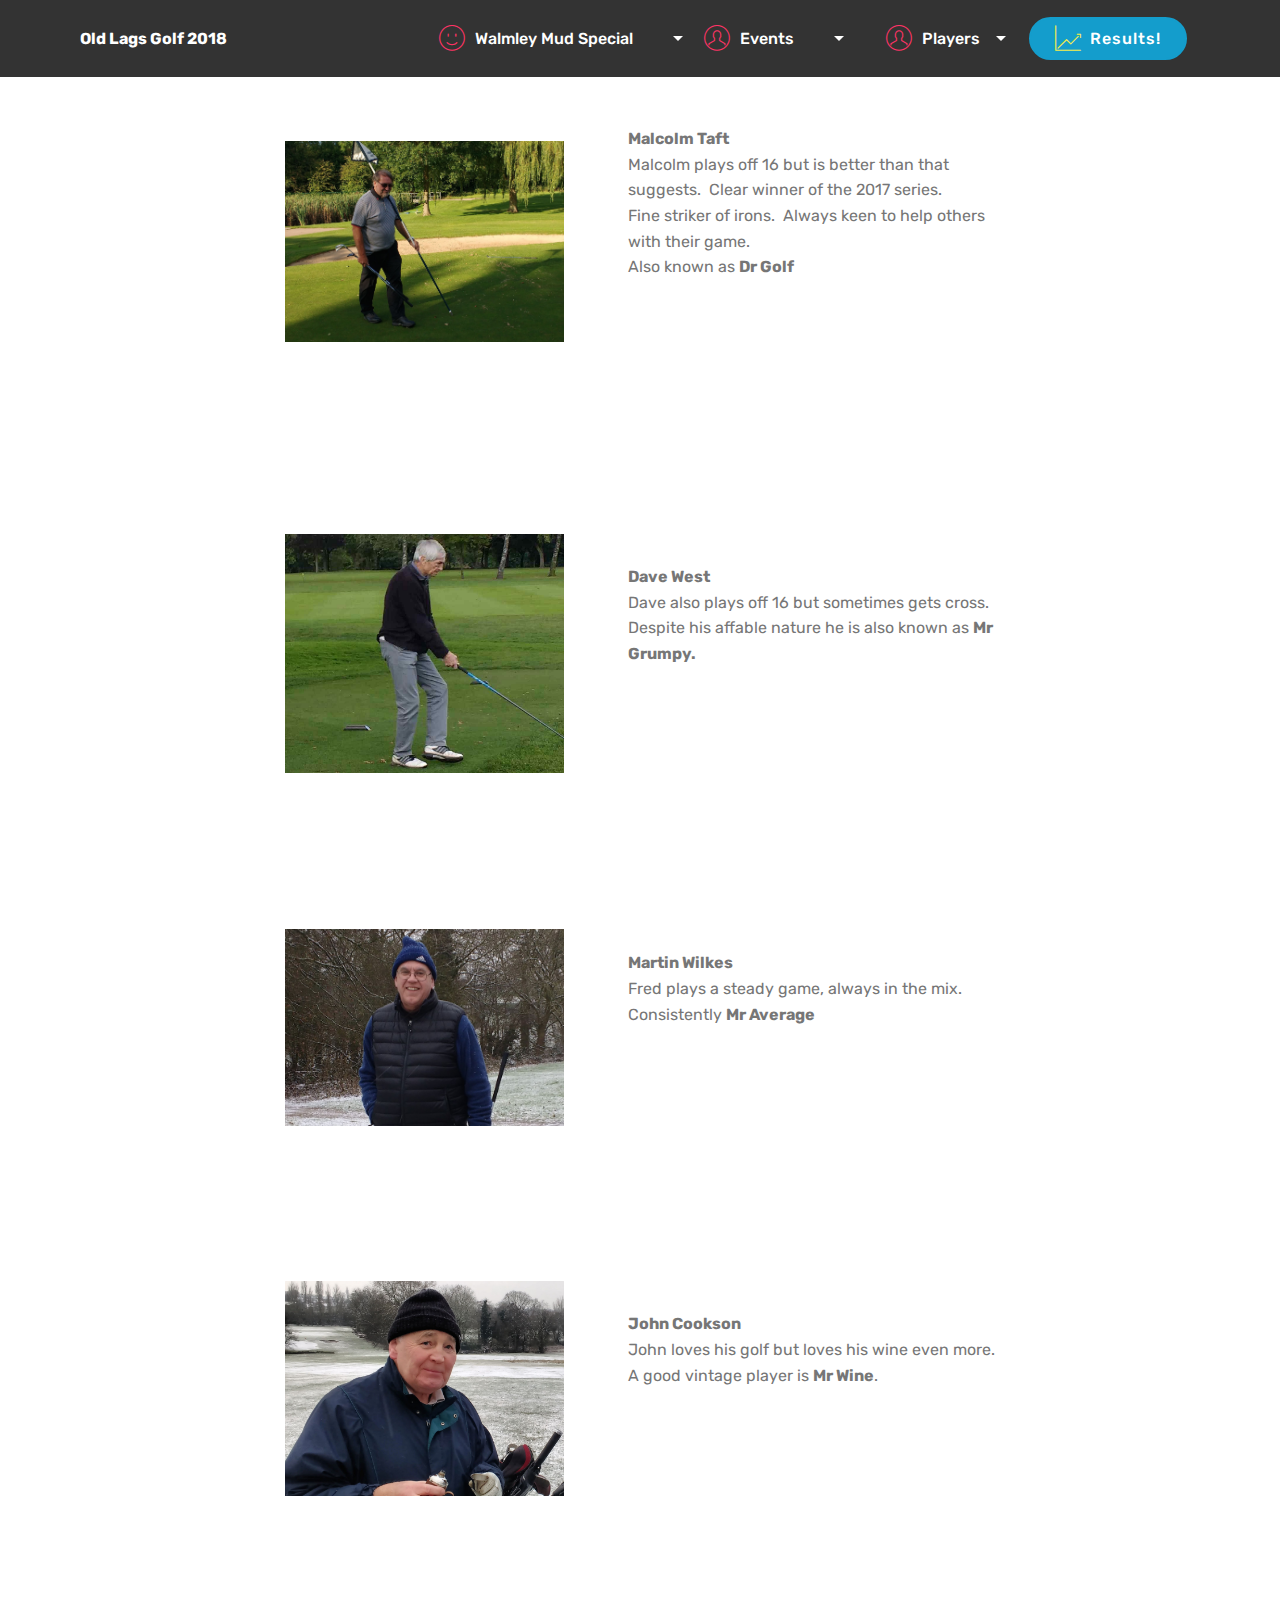
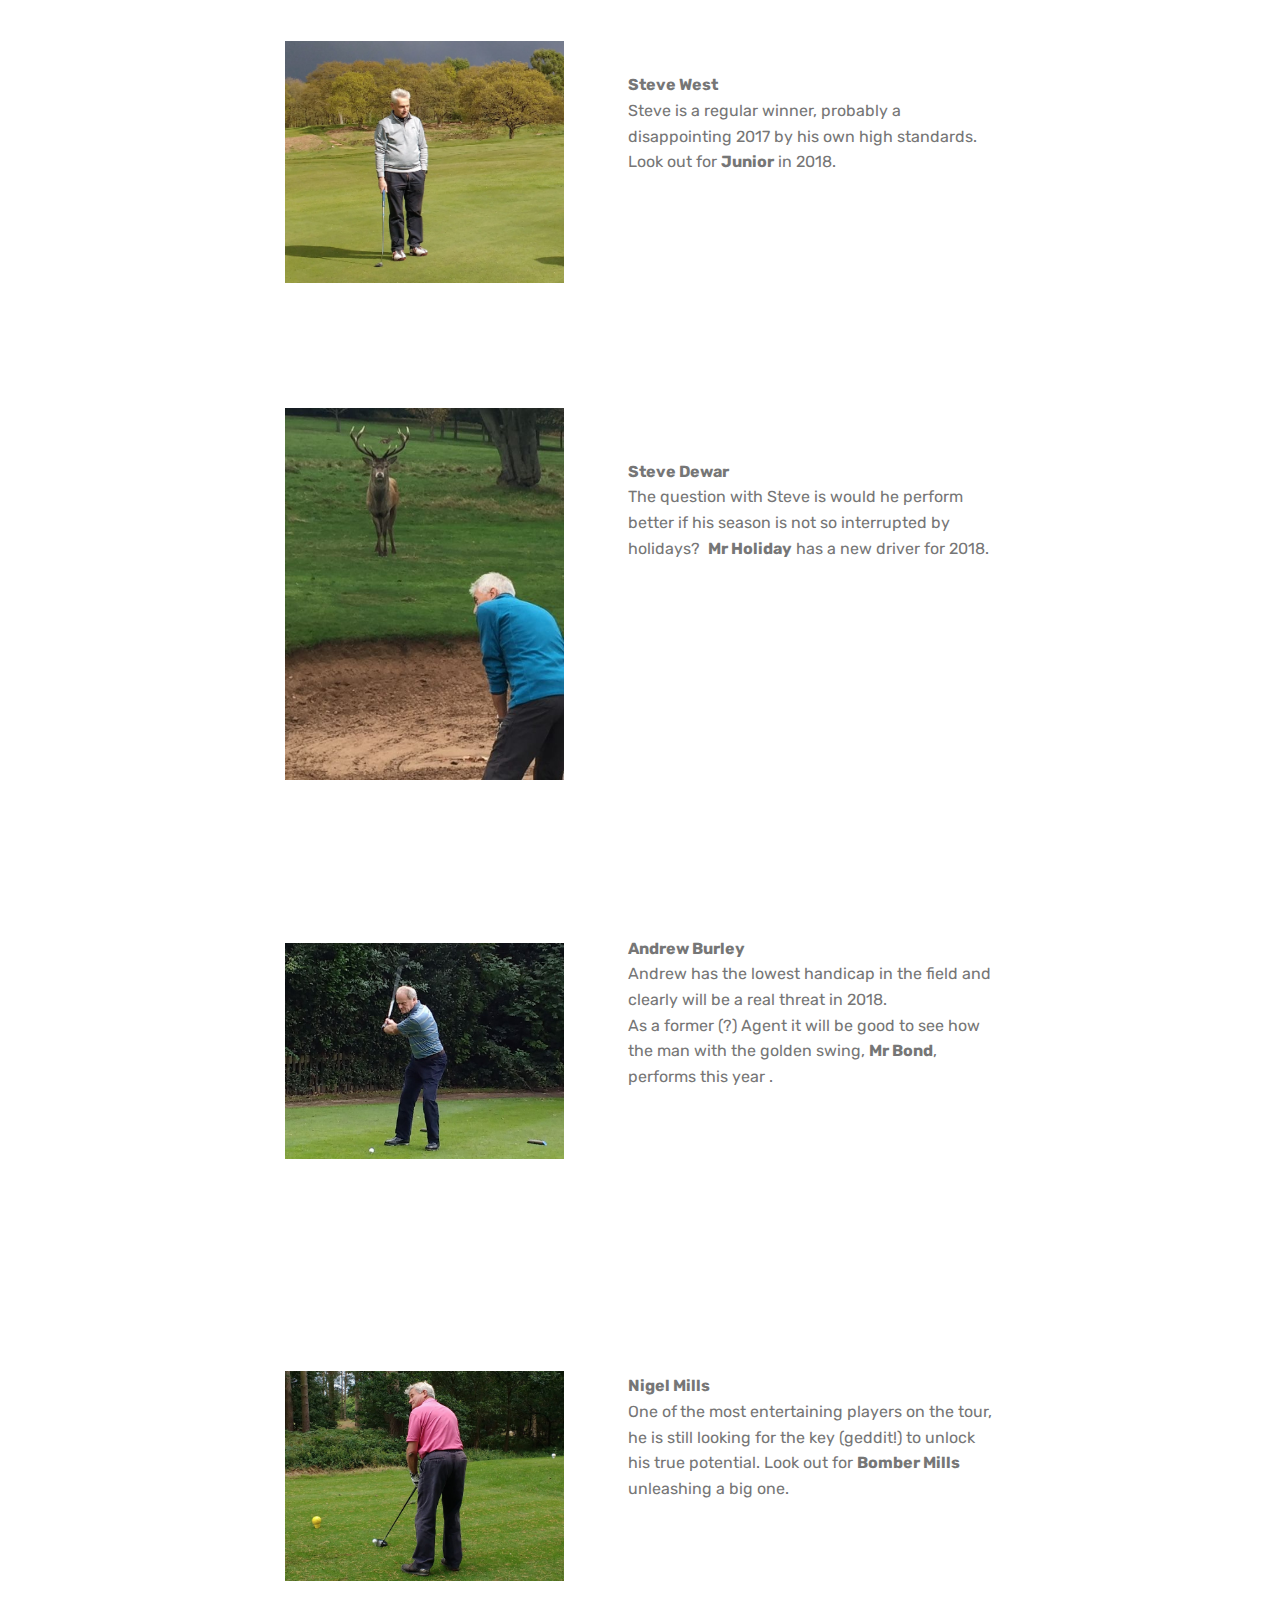
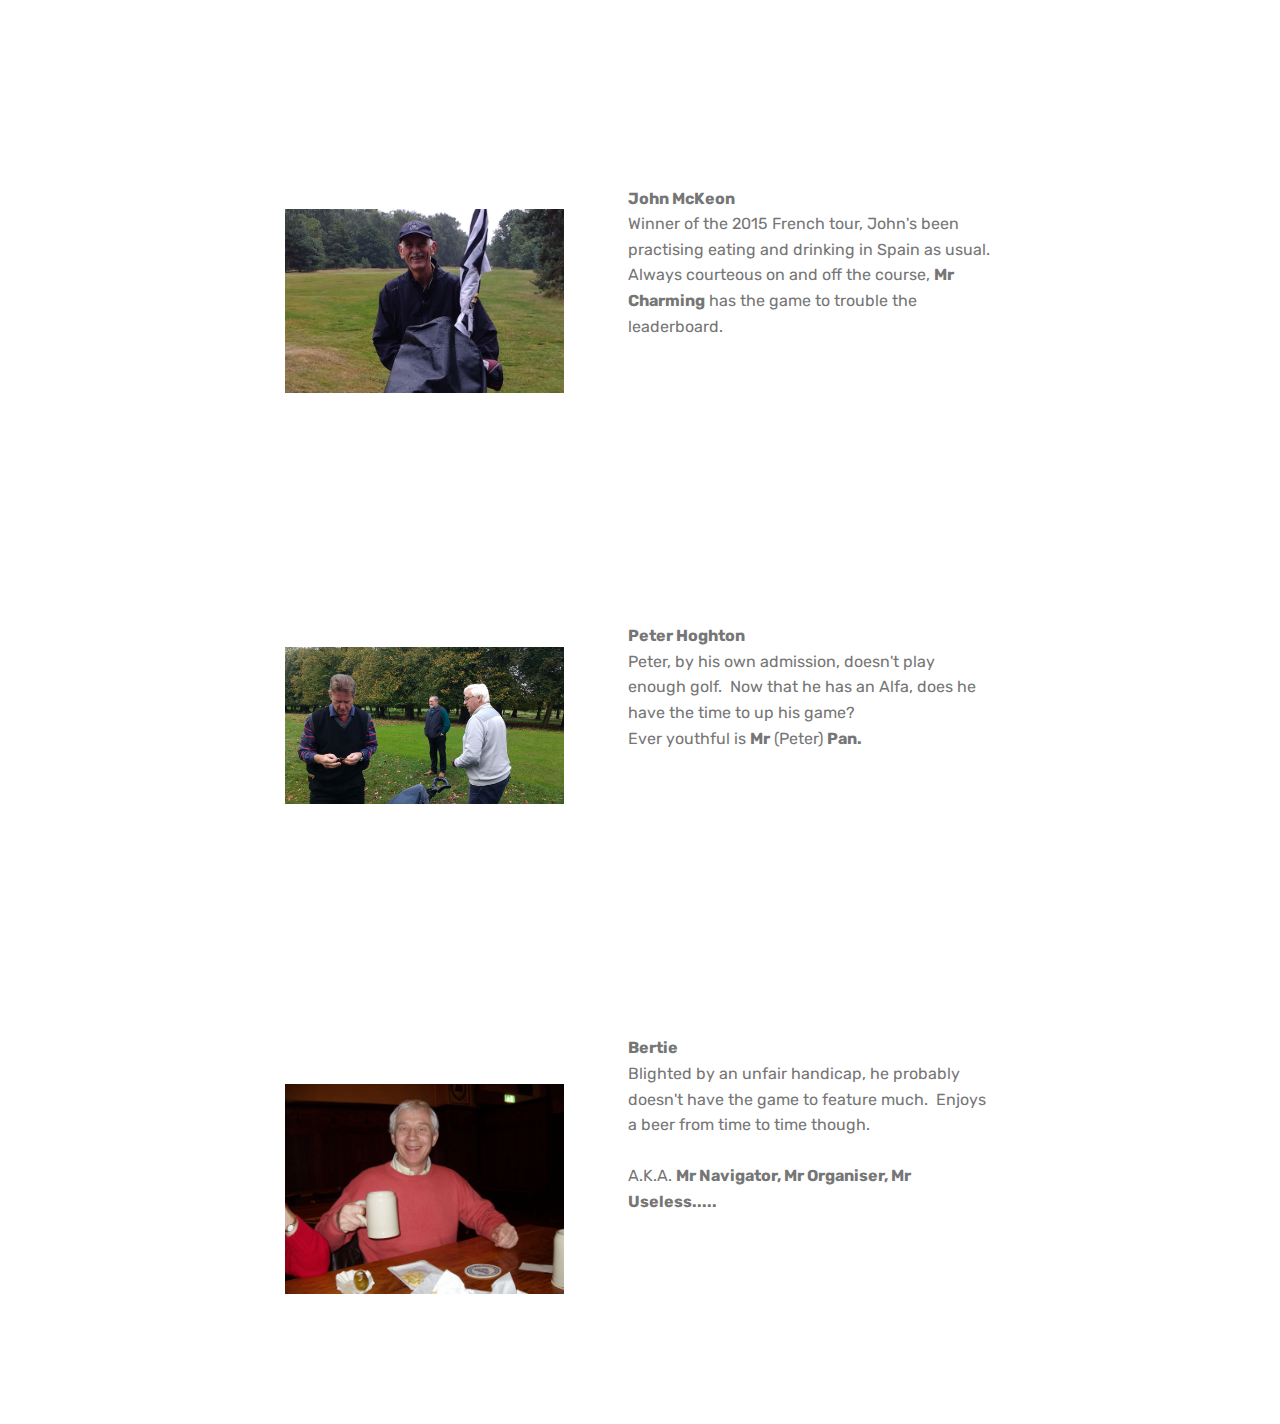
<file: page2.html>
<!DOCTYPE html>
<html >
<head>
  <!-- Site made with Mobirise Website Builder v4.5.4, https://mobirise.com -->
  <meta charset="UTF-8">
  <meta http-equiv="X-UA-Compatible" content="IE=edge">
  <meta name="generator" content="Mobirise v4.5.4, mobirise.com">
  <meta name="viewport" content="width=device-width, initial-scale=1, minimum-scale=1">
  <link rel="shortcut icon" href="assets/images/logo2.png" type="image/x-icon">
  <meta name="description" content="Old Lags Players">
  <title>Players</title>
  <link rel="stylesheet" href="assets/web/assets/mobirise-icons/mobirise-icons.css">
  <link rel="stylesheet" href="assets/tether/tether.min.css">
  <link rel="stylesheet" href="assets/bootstrap/css/bootstrap.min.css">
  <link rel="stylesheet" href="assets/bootstrap/css/bootstrap-grid.min.css">
  <link rel="stylesheet" href="assets/bootstrap/css/bootstrap-reboot.min.css">
  <link rel="stylesheet" href="assets/dropdown/css/style.css">
  <link rel="stylesheet" href="assets/theme/css/style.css">
  <link rel="stylesheet" href="assets/mobirise/css/mbr-additional.css" type="text/css">
  
  
  
</head>
<body>
<section class="menu cid-qHb1Zjfwxz" once="menu" id="menu1-f">

    

    <nav class="navbar navbar-expand beta-menu navbar-dropdown align-items-center navbar-fixed-top navbar-toggleable-sm">
        <button class="navbar-toggler navbar-toggler-right" type="button" data-toggle="collapse" data-target="#navbarSupportedContent" aria-controls="navbarSupportedContent" aria-expanded="false" aria-label="Toggle navigation">
            <div class="hamburger">
                <span></span>
                <span></span>
                <span></span>
                <span></span>
            </div>
        </button>
        <div class="menu-logo">
            <div class="navbar-brand">
                
                <span class="navbar-caption-wrap"><a class="navbar-caption text-white display-4" href="index.html#header2-4">Old Lags Golf 2018</a></span>
            </div>
        </div>
        <div class="collapse navbar-collapse" id="navbarSupportedContent">
            <ul class="navbar-nav nav-dropdown" data-app-modern-menu="true"><li class="nav-item dropdown">
                    <a class="nav-link link dropdown-toggle text-white display-7" href="page4.html" aria-expanded="true" data-toggle="dropdown-submenu"><span class="mbri-smile-face mbr-iconfont mbr-iconfont-btn" style="color: rgb(255, 51, 102);"></span>
                        Walmley Mud Special &nbsp; &nbsp; &nbsp; &nbsp;&nbsp;</a><div class="dropdown-menu"><a class="dropdown-item text-white display-7" href="page4.html" aria-expanded="true">Dirty Pics</a></div>
                </li><li class="nav-item dropdown open"><a class="nav-link link dropdown-toggle text-white display-7" href="page1.html#content6-8" aria-expanded="true" data-toggle="dropdown-submenu"><span class="mbri-user mbr-iconfont mbr-iconfont-btn" style="color: rgb(255, 51, 102);"></span>
                        Events &nbsp; &nbsp; &nbsp; &nbsp;&nbsp;</a><div class="dropdown-menu"><a class="dropdown-item text-white display-7" href="page1.html#content6-8" aria-expanded="false">April - Rothley</a><a class="dropdown-item text-white display-7" href="page1.html#content6-9" aria-expanded="false">May - Ladbrooke</a><a class="dropdown-item text-white display-7" href="page1.html#content6-a" aria-expanded="false">June - Cavendish</a><a class="dropdown-item text-white display-7" href="page1.html#content6-b" aria-expanded="false">July - Walmley</a><a class="dropdown-item text-white display-7" href="page1.html#content6-c" aria-expanded="false">August - Lingdale</a><a class="dropdown-item text-white display-7" href="page1.html#content6-d" aria-expanded="false">September - Harborne</a><a class="dropdown-item text-white display-7" href="page1.html#content6-e" aria-expanded="false">October - Norfolk</a></div></li><li class="nav-item">
                    <a class="nav-link link text-white display-7" href="https://mobirise.com">
                        </a>
                </li>
                <li class="nav-item dropdown"><a class="nav-link link dropdown-toggle text-white display-7" href="page2.html#content6-g" data-toggle="dropdown-submenu" aria-expanded="false"><span class="mbri-user mbr-iconfont mbr-iconfont-btn" style="color: rgb(255, 51, 102);"></span>
                        Players &nbsp;&nbsp;</a><div class="dropdown-menu"><a class="dropdown-item text-white display-7" href="https://mobirise.com"></a><a class="dropdown-item text-white display-7" href="page2.html#content6-g" aria-expanded="false">Malcolm</a><a class="dropdown-item text-white display-7" href="page2.html#content6-h" aria-expanded="false">Dave</a><a class="dropdown-item text-white display-7" href="page2.html#content6-i" aria-expanded="false">Fred</a><a class="dropdown-item text-white display-7" href="page2.html#content6-j" aria-expanded="false">John C</a><a class="dropdown-item text-white display-7" href="page2.html#content6-k" aria-expanded="false">Steve W</a><a class="dropdown-item text-white display-7" href="page2.html#content6-l" aria-expanded="false">Steve D</a><a class="dropdown-item text-white display-7" href="page2.html#content6-m" aria-expanded="false">Andrew</a><a class="dropdown-item text-white display-7" href="page2.html#content6-n" aria-expanded="false">Nigel</a><a class="dropdown-item text-white display-7" href="page2.html#content6-o" aria-expanded="false">John McK</a><a class="dropdown-item text-white display-7" href="page2.html#content6-p" aria-expanded="false">Peter</a><a class="dropdown-item text-white display-7" href="page2.html#content6-q" aria-expanded="false">Bertie</a></div></li></ul>
            <div class="navbar-buttons mbr-section-btn"><a class="btn btn-sm btn-primary display-4" href="page3.html#table1-t"><span class="mbri-growing-chart mbr-iconfont mbr-iconfont-btn" style="color: rgb(247, 237, 74);"></span>
                    Results!
                </a></div>
        </div>
    </nav>
</section>

<section class="engine"><a href="https://mobirise.co/d">web page software</a></section><section class="mbr-section content6 cid-qHb8sIFt8e" id="content6-g">
    
     
    
    <div class="container">
        <div class="media-container-row">
            <div class="col-12 col-md-8">
                <div class="media-container-row">
                    <div class="mbr-figure" style="width: 85%;">
                      <img src="assets/images/img-20170817-180050878-2405x1729.jpg" alt="Mobirise" title="">  
                    </div>
                    <div class="media-content">
                        <div class="mbr-section-text">
                            <p class="mbr-text mb-0 mbr-fonts-style display-7"><strong><br></strong><br><strong>Malcolm Taft</strong><br>Malcolm plays off 16 but is better than that suggests. &nbsp;Clear winner of the 2017 series.<br>Fine striker of irons. &nbsp;Always keen to help others with their game.<br>Also known as <strong>Dr Golf</strong><br><br><br><br><br><br>
                            </p>
                        </div>
                    </div>
                </div>
            </div>
        </div>
    </div>
</section>

<section class="mbr-section content6 cid-qHb9JMbbmC" id="content6-h">
    
     
    
    <div class="container">
        <div class="media-container-row">
            <div class="col-12 col-md-8">
                <div class="media-container-row">
                    <div class="mbr-figure" style="width: 85%;">
                      <img src="assets/images/img-20170918-dave-948x814.jpg" alt="Mobirise" title="">  
                    </div>
                    <div class="media-content">
                        <div class="mbr-section-text">
                            <p class="mbr-text mb-0 mbr-fonts-style display-7"><strong><br></strong><br><strong>Dave West</strong><br>Dave also plays off 16 but sometimes gets cross. Despite his affable nature he is also known as <strong>Mr Grumpy.</strong><br><br><br><br><br><br>
                            </p>
                        </div>
                    </div>
                </div>
            </div>
        </div>
    </div>
</section>

<section class="mbr-section content6 cid-qHb9LkF8Sl" id="content6-i">
    
     
    
    <div class="container">
        <div class="media-container-row">
            <div class="col-12 col-md-8">
                <div class="media-container-row">
                    <div class="mbr-figure" style="width: 85%;">
                      <img src="assets/images/img-20170211-90900417-1381x974.jpg" alt="Mobirise" title="">  
                    </div>
                    <div class="media-content">
                        <div class="mbr-section-text">
                            <p class="mbr-text mb-0 mbr-fonts-style display-7"><strong><br></strong><br><strong>Martin Wilkes</strong><br>Fred plays a steady game, always in the mix. Consistently <strong>Mr Average</strong>&nbsp;<br><br><br><br><br><br>
                            </p>
                        </div>
                    </div>
                </div>
            </div>
        </div>
    </div>
</section>

<section class="mbr-section content6 cid-qHb9LVowYj" id="content6-j">
    
     
    
    <div class="container">
        <div class="media-container-row">
            <div class="col-12 col-md-8">
                <div class="media-container-row">
                    <div class="mbr-figure" style="width: 85%;">
                      <img src="assets/images/john-20170211-93920646-1937x1493.jpg" alt="Mobirise" title="">  
                    </div>
                    <div class="media-content">
                        <div class="mbr-section-text">
                            <p class="mbr-text mb-0 mbr-fonts-style display-7"><strong><br></strong><br><strong>John Cookson</strong><br>John loves his golf but loves his wine even more. A good vintage player is <strong>Mr Wine</strong>.<br><br><br><br><br><br>
                            </p>
                        </div>
                    </div>
                </div>
            </div>
        </div>
    </div>
</section>

<section class="mbr-section content6 cid-qHb9MjCYP6" id="content6-k">
    
     
    
    <div class="container">
        <div class="media-container-row">
            <div class="col-12 col-md-8">
                <div class="media-container-row">
                    <div class="mbr-figure" style="width: 85%;">
                      <img src="assets/images/img-20170425-161824506-1329x1154.jpg" alt="Mobirise" title="">  
                    </div>
                    <div class="media-content">
                        <div class="mbr-section-text">
                            <p class="mbr-text mb-0 mbr-fonts-style display-7"><strong><br></strong><br><strong>Steve West</strong><br>Steve is a regular winner, probably a disappointing 2017 by his own high standards. Look out for <strong>Junior</strong> in 2018.<br><br><br><br><br><br>
                            </p>
                        </div>
                    </div>
                </div>
            </div>
        </div>
    </div>
</section>

<section class="mbr-section content6 cid-qHb9MEAhg0" id="content6-l">
    
     
    
    <div class="container">
        <div class="media-container-row">
            <div class="col-12 col-md-8">
                <div class="media-container-row">
                    <div class="mbr-figure" style="width: 85%;">
                      <img src="assets/images/woll2-480x640.jpg" alt="Mobirise" title="">  
                    </div>
                    <div class="media-content">
                        <div class="mbr-section-text">
                            <p class="mbr-text mb-0 mbr-fonts-style display-7"><strong><br></strong><br><strong>Steve Dewar</strong><br>The question with Steve is would he perform better if his season is not so interrupted by holidays? &nbsp;<strong>Mr Holiday</strong> has a new driver for 2018.<br><br><br><br><br><br>
                            </p>
                        </div>
                    </div>
                </div>
            </div>
        </div>
    </div>
</section>

<section class="mbr-section content6 cid-qHb9N6pLrK" id="content6-m">
    
     
    
    <div class="container">
        <div class="media-container-row">
            <div class="col-12 col-md-8">
                <div class="media-container-row">
                    <div class="mbr-figure" style="width: 85%;">
                      <img src="assets/images/img-20170918-133154102-856x663.jpg" alt="Mobirise" title="">  
                    </div>
                    <div class="media-content">
                        <div class="mbr-section-text">
                            <p class="mbr-text mb-0 mbr-fonts-style display-7"><strong><br></strong><br><strong>Andrew Burley</strong><br>Andrew has the lowest handicap in the field and clearly will be a real threat in 2018. &nbsp;<br>As a former (?) Agent it will be good to see how the man with the golden swing, <strong>Mr Bond</strong>, performs this year .<br><br><br><br><br><br>
                            </p>
                        </div>
                    </div>
                </div>
            </div>
        </div>
    </div>
</section>

<section class="mbr-section content6 cid-qHb9Nr5HKH" id="content6-n">
    
     
    
    <div class="container">
        <div class="media-container-row">
            <div class="col-12 col-md-8">
                <div class="media-container-row">
                    <div class="mbr-figure" style="width: 85%;">
                      <img src="assets/images/img-20170721-144939542-1591x1200.jpg" alt="Mobirise" title="">  
                    </div>
                    <div class="media-content">
                        <div class="mbr-section-text">
                            <p class="mbr-text mb-0 mbr-fonts-style display-7"><strong><br></strong><br><strong>Nigel Mills</strong><br>One of<strong>&nbsp;</strong>the most entertaining players on the tour, he is still looking for the key (geddit!) to unlock his true potential. Look out for <strong>Bomber Mills</strong> unleashing a big one.<br><br><br><br><br><br>
                            </p>
                        </div>
                    </div>
                </div>
            </div>
        </div>
    </div>
</section>

<section class="mbr-section content6 cid-qJr9OOJUeB" id="content6-o">
    
     
    
    <div class="container">
        <div class="media-container-row">
            <div class="col-12 col-md-8">
                <div class="media-container-row">
                    <div class="mbr-figure" style="width: 85%;">
                      <img src="assets/images/img-20170721-175449601-1391x917.jpg" alt="Mobirise" title="">  
                    </div>
                    <div class="media-content">
                        <div class="mbr-section-text">
                            <p class="mbr-text mb-0 mbr-fonts-style display-7"><strong><br></strong><br><strong>John McKeon</strong><br>Winner of the 2015 French tour, John's been practising eating and drinking in Spain as usual. Always courteous on and off the course, <strong>Mr Charming</strong> has the game to trouble the leaderboard.<br><br><br><br><br><br>
                            </p>
                        </div>
                    </div>
                </div>
            </div>
        </div>
    </div>
</section>

<section class="mbr-section content6 cid-qJr9PFl73k" id="content6-p">
    
     
    
    <div class="container">
        <div class="media-container-row">
            <div class="col-12 col-md-8">
                <div class="media-container-row">
                    <div class="mbr-figure" style="width: 85%;">
                      <img src="assets/images/img-20171023-125859383-4160x2340.jpg" alt="Mobirise" title="">  
                    </div>
                    <div class="media-content">
                        <div class="mbr-section-text">
                            <p class="mbr-text mb-0 mbr-fonts-style display-7"><strong><br></strong><br><strong>Peter Hoghton</strong><br>Peter, by his own admission, doesn't play enough golf. &nbsp;Now that he has an Alfa, does he have the time to up his game?<br>Ever youthful is <strong>Mr</strong> (Peter) <strong>Pan.</strong><br><br><br><br><br><br>
                            </p>
                        </div>
                    </div>
                </div>
            </div>
        </div>
    </div>
</section>

<section class="mbr-section content6 cid-qJraxdePa2" id="content6-q">
    
     
    
    <div class="container">
        <div class="media-container-row">
            <div class="col-12 col-md-8">
                <div class="media-container-row">
                    <div class="mbr-figure" style="width: 85%;">
                      <img src="assets/images/p1010004-2560x1920.jpg" alt="Mobirise" title="">  
                    </div>
                    <div class="media-content">
                        <div class="mbr-section-text">
                            <p class="mbr-text mb-0 mbr-fonts-style display-7"><strong><br></strong><br><strong>Bertie</strong><br>Blighted by an unfair handicap, he probably doesn't have the game to feature much. &nbsp;Enjoys a beer from time to time though.<br><br>A.K.A. <strong>Mr Navigator, Mr Organiser, Mr Useless.....</strong><br><br><br><br><br><br><br><br>
                            </p>
                        </div>
                    </div>
                </div>
            </div>
        </div>
    </div>
</section>


  <script src="assets/web/assets/jquery/jquery.min.js"></script>
  <script src="assets/popper/popper.min.js"></script>
  <script src="assets/tether/tether.min.js"></script>
  <script src="assets/bootstrap/js/bootstrap.min.js"></script>
  <script src="assets/smoothscroll/smooth-scroll.js"></script>
  <script src="assets/dropdown/js/script.min.js"></script>
  <script src="assets/touchswipe/jquery.touch-swipe.min.js"></script>
  <script src="assets/theme/js/script.js"></script>
  
  
</body>
</html>
</file>
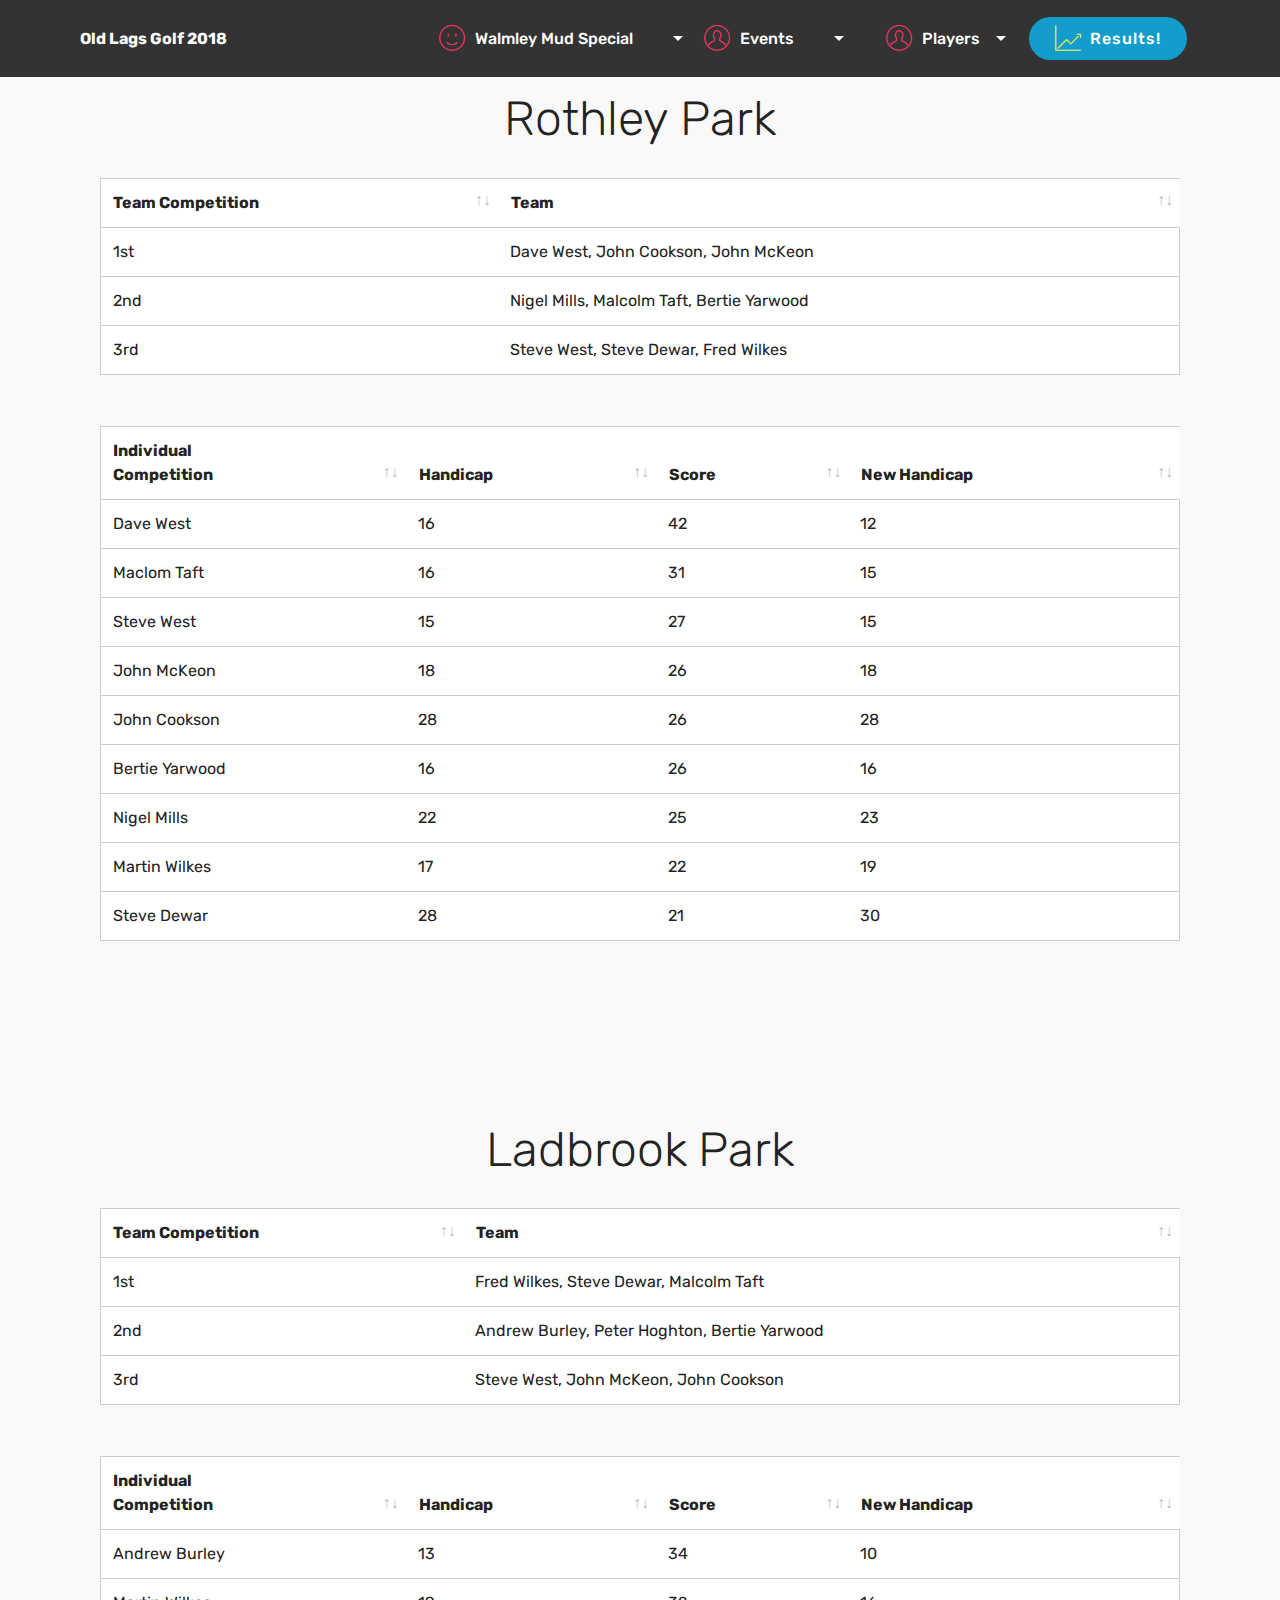
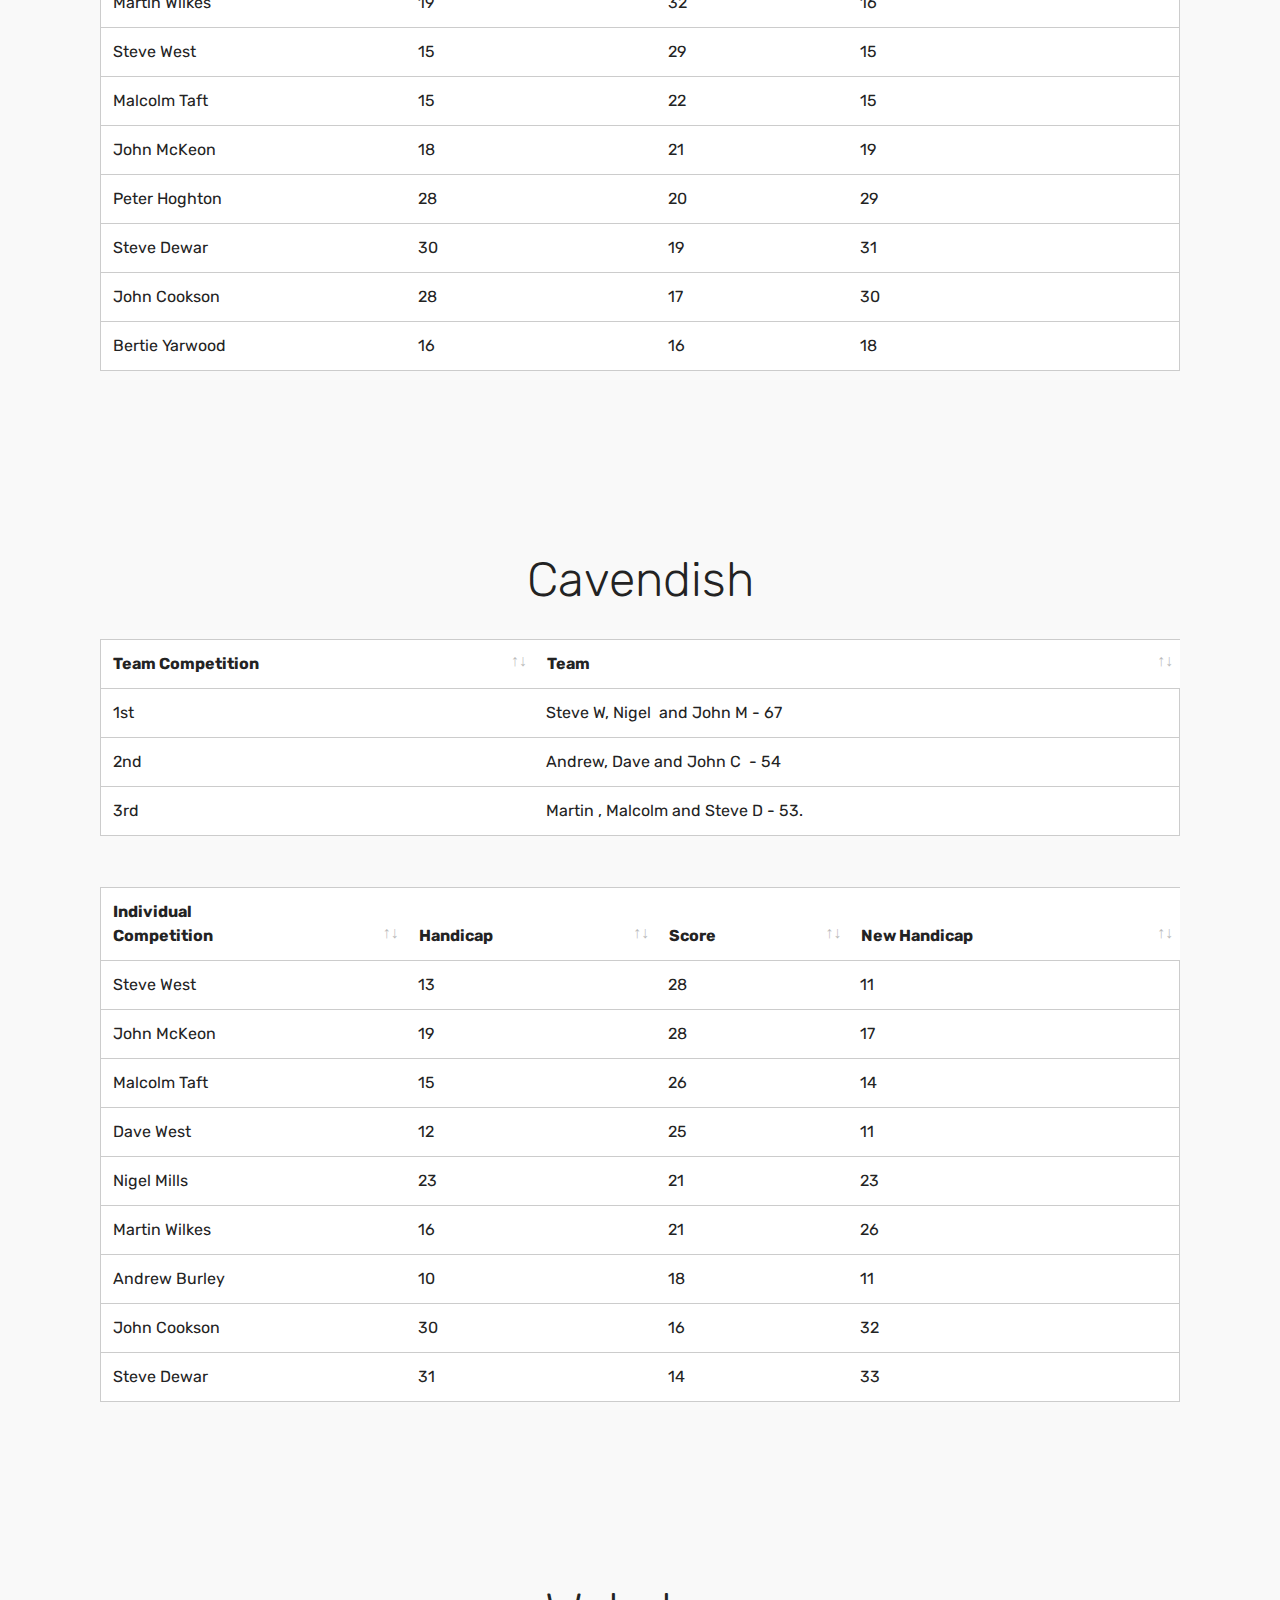
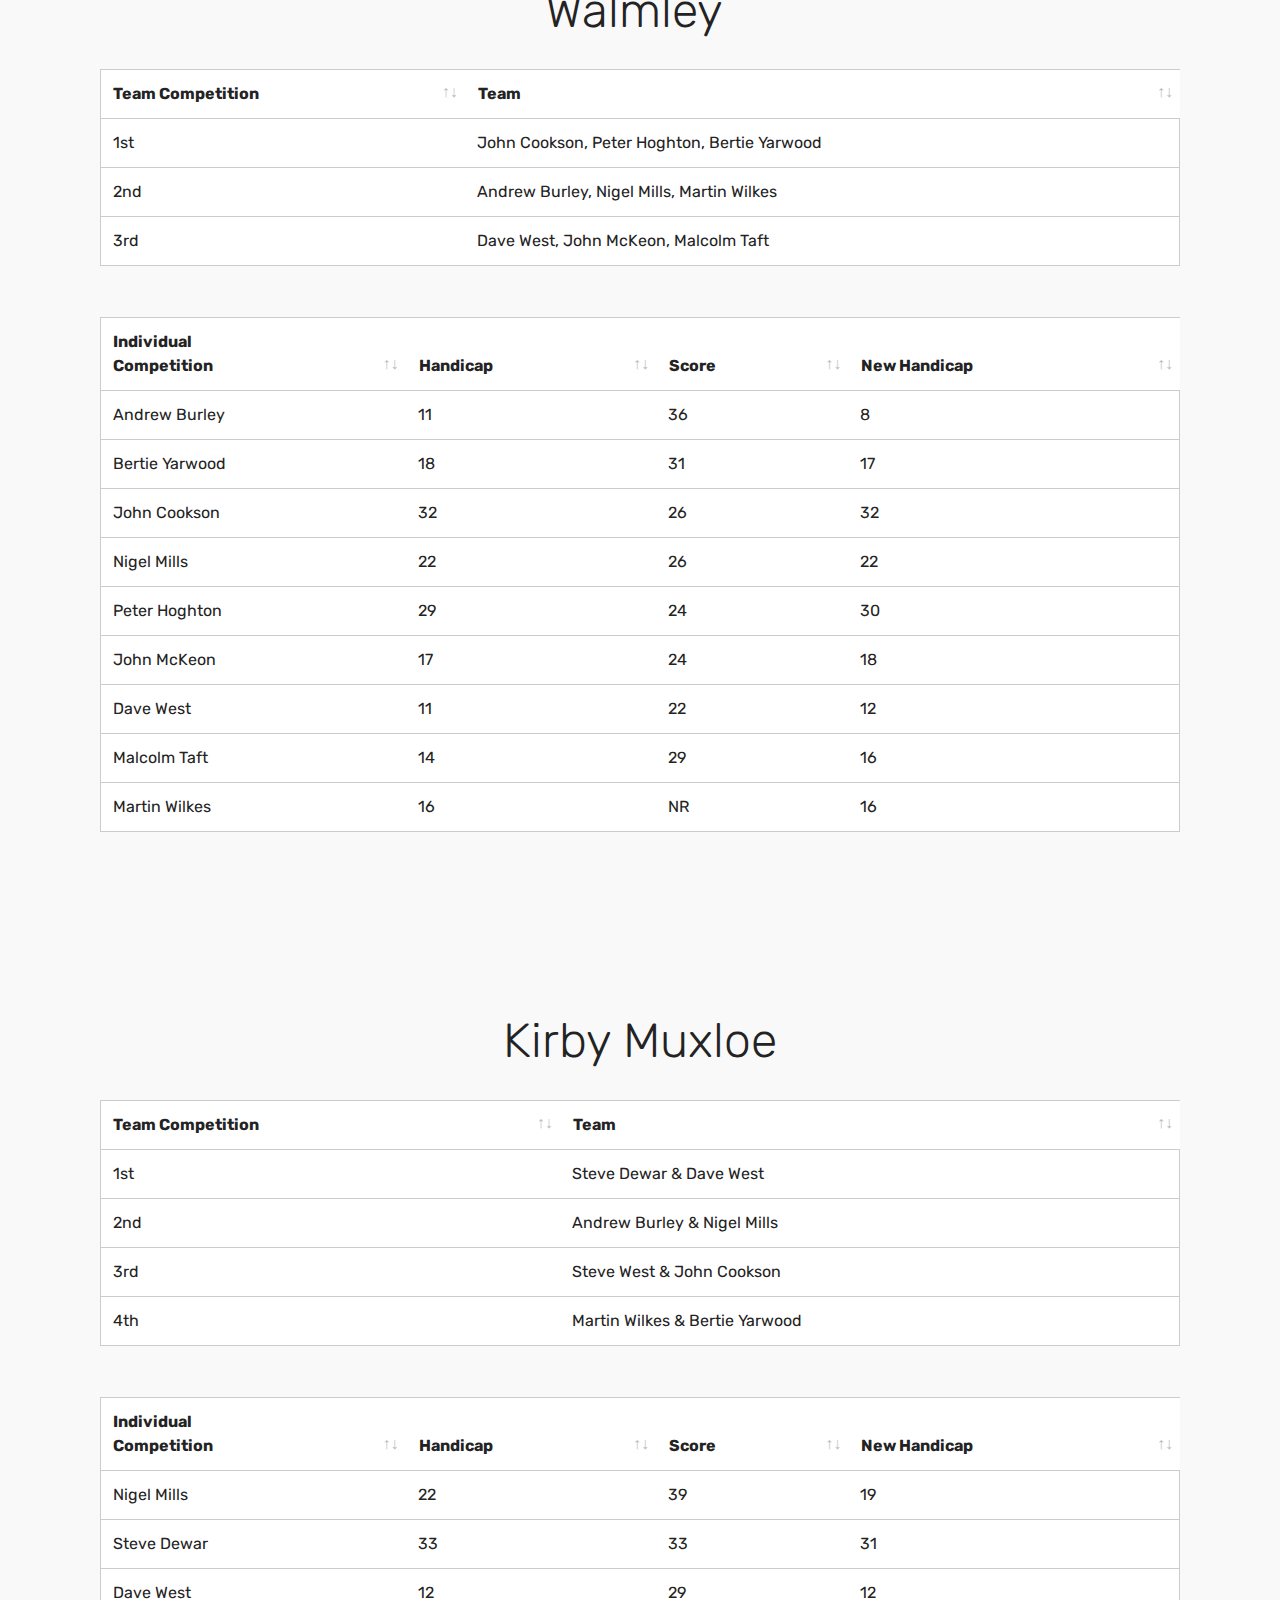
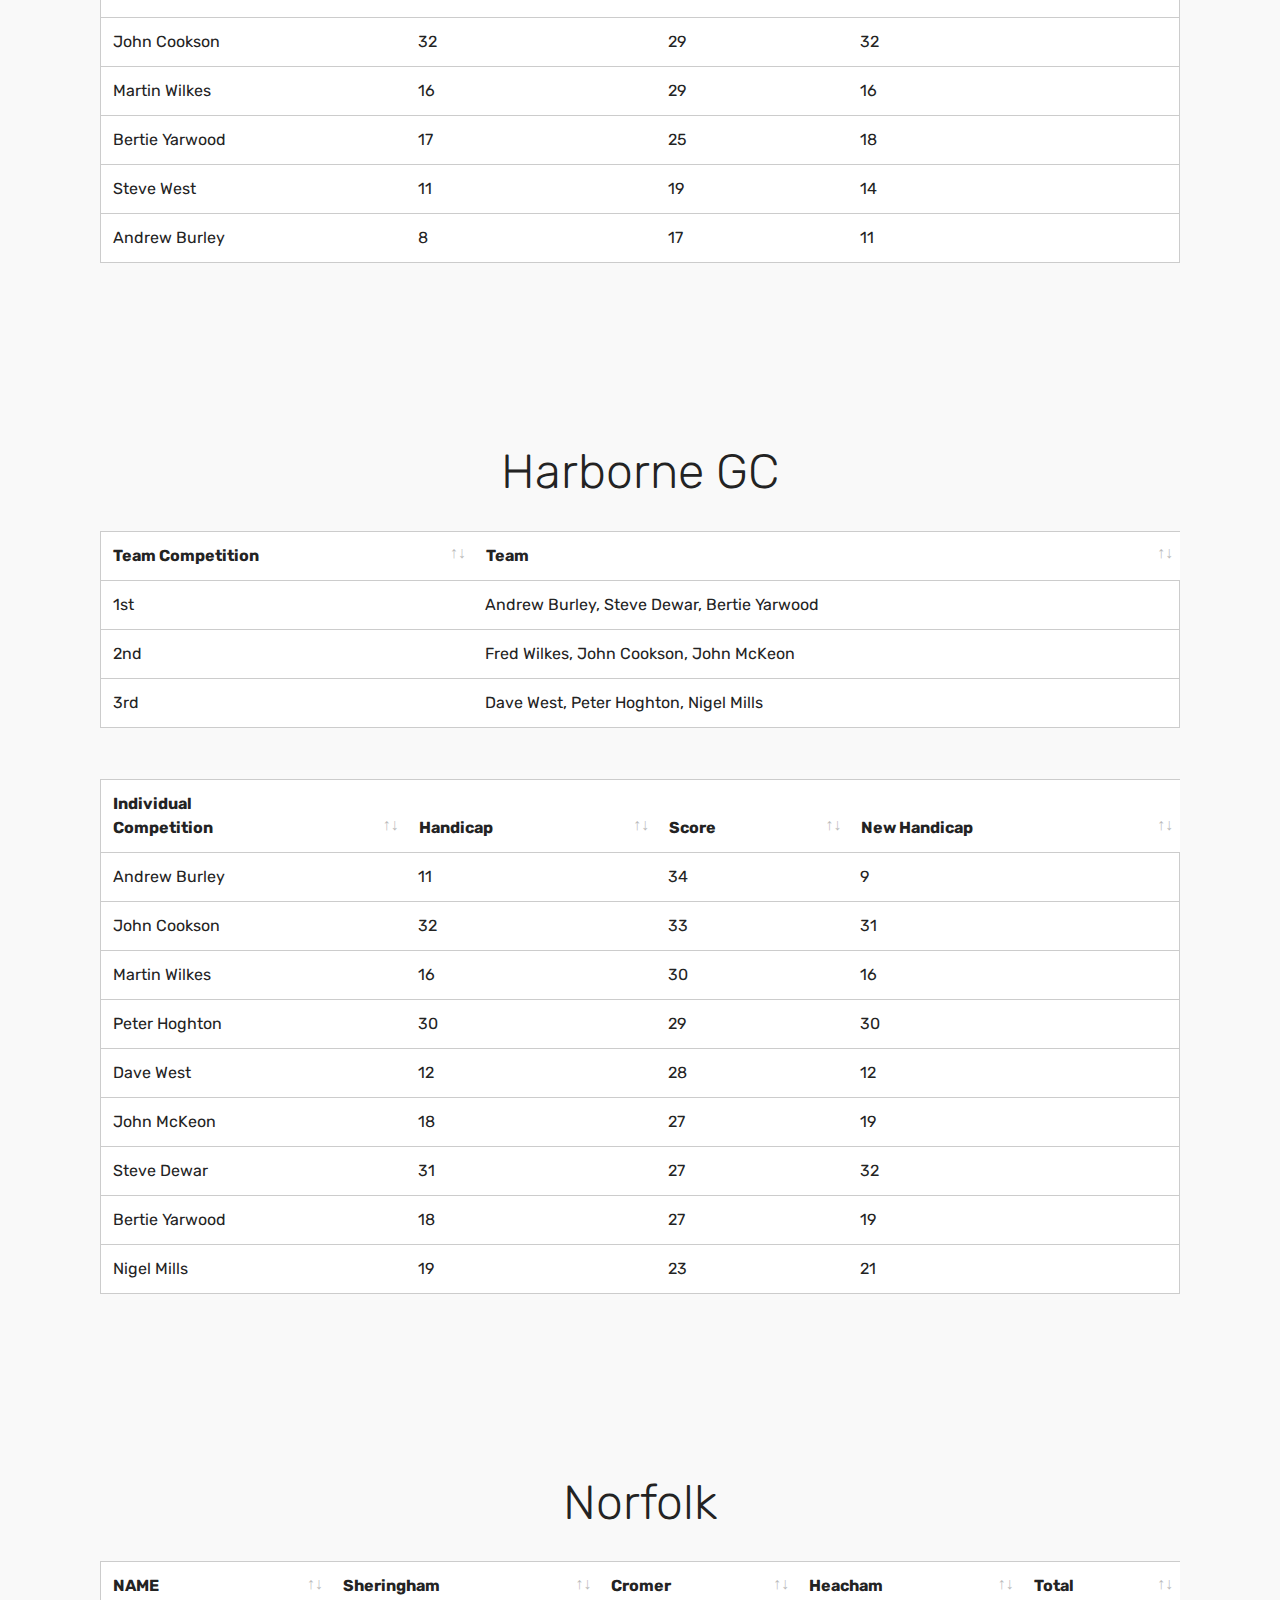
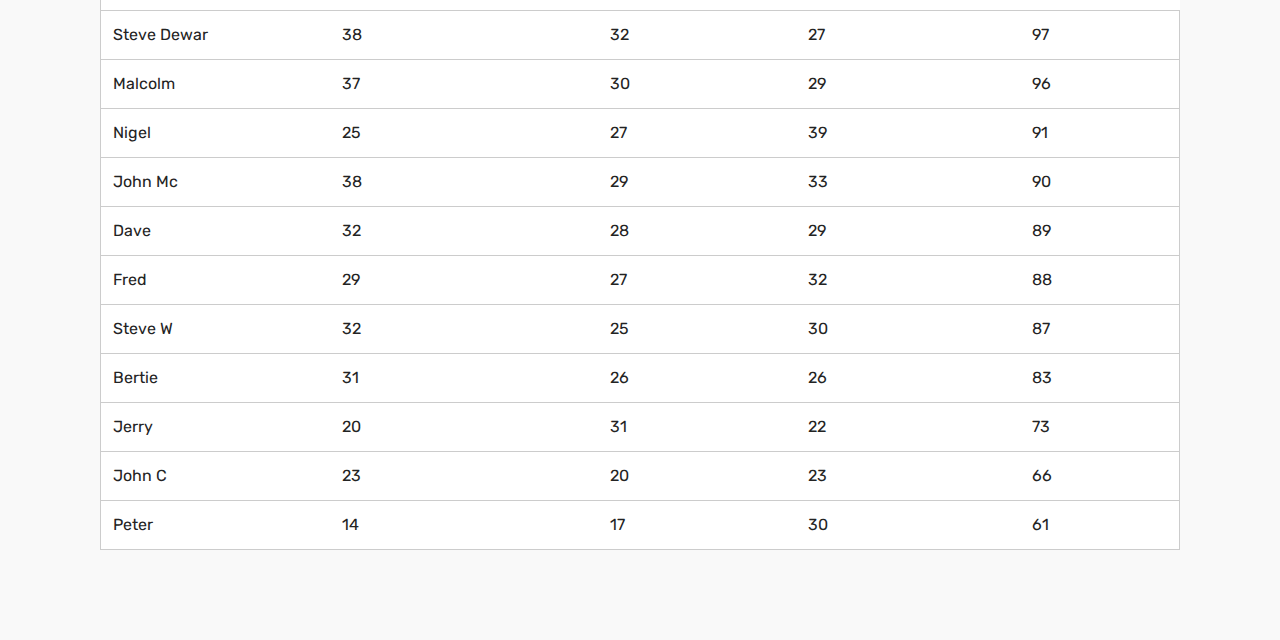
<file: page3.html>
<!DOCTYPE html>
<html >
<head>
  <!-- Site made with Mobirise Website Builder v4.5.4, https://mobirise.com -->
  <meta charset="UTF-8">
  <meta http-equiv="X-UA-Compatible" content="IE=edge">
  <meta name="generator" content="Mobirise v4.5.4, mobirise.com">
  <meta name="viewport" content="width=device-width, initial-scale=1, minimum-scale=1">
  <link rel="shortcut icon" href="assets/images/logo2.png" type="image/x-icon">
  <meta name="description" content="Web Page Generator Description">
  <title>Results</title>
  <link rel="stylesheet" href="assets/web/assets/mobirise-icons/mobirise-icons.css">
  <link rel="stylesheet" href="assets/tether/tether.min.css">
  <link rel="stylesheet" href="assets/bootstrap/css/bootstrap.min.css">
  <link rel="stylesheet" href="assets/bootstrap/css/bootstrap-grid.min.css">
  <link rel="stylesheet" href="assets/bootstrap/css/bootstrap-reboot.min.css">
  <link rel="stylesheet" href="assets/dropdown/css/style.css">
  <link rel="stylesheet" href="assets/datatables/data-tables.bootstrap4.min.css">
  <link rel="stylesheet" href="assets/theme/css/style.css">
  <link rel="stylesheet" href="assets/mobirise/css/mbr-additional.css" type="text/css">
  
  
  
</head>
<body>
<section class="menu cid-qHb1Zjfwxz" once="menu" id="menu1-r">

    

    <nav class="navbar navbar-expand beta-menu navbar-dropdown align-items-center navbar-fixed-top navbar-toggleable-sm">
        <button class="navbar-toggler navbar-toggler-right" type="button" data-toggle="collapse" data-target="#navbarSupportedContent" aria-controls="navbarSupportedContent" aria-expanded="false" aria-label="Toggle navigation">
            <div class="hamburger">
                <span></span>
                <span></span>
                <span></span>
                <span></span>
            </div>
        </button>
        <div class="menu-logo">
            <div class="navbar-brand">
                
                <span class="navbar-caption-wrap"><a class="navbar-caption text-white display-4" href="index.html#header2-4">Old Lags Golf 2018</a></span>
            </div>
        </div>
        <div class="collapse navbar-collapse" id="navbarSupportedContent">
            <ul class="navbar-nav nav-dropdown" data-app-modern-menu="true"><li class="nav-item dropdown">
                    <a class="nav-link link dropdown-toggle text-white display-7" href="page4.html" aria-expanded="true" data-toggle="dropdown-submenu"><span class="mbri-smile-face mbr-iconfont mbr-iconfont-btn" style="color: rgb(255, 51, 102);"></span>
                        Walmley Mud Special &nbsp; &nbsp; &nbsp; &nbsp;&nbsp;</a><div class="dropdown-menu"><a class="dropdown-item text-white display-7" href="page4.html" aria-expanded="true">Dirty Pics</a></div>
                </li><li class="nav-item dropdown open"><a class="nav-link link dropdown-toggle text-white display-7" href="page1.html#content6-8" aria-expanded="true" data-toggle="dropdown-submenu"><span class="mbri-user mbr-iconfont mbr-iconfont-btn" style="color: rgb(255, 51, 102);"></span>
                        Events &nbsp; &nbsp; &nbsp; &nbsp;&nbsp;</a><div class="dropdown-menu"><a class="dropdown-item text-white display-7" href="page1.html#content6-8" aria-expanded="false">April - Rothley</a><a class="dropdown-item text-white display-7" href="page1.html#content6-9" aria-expanded="false">May - Ladbrooke</a><a class="dropdown-item text-white display-7" href="page1.html#content6-a" aria-expanded="false">June - Cavendish</a><a class="dropdown-item text-white display-7" href="page1.html#content6-b" aria-expanded="false">July - Walmley</a><a class="dropdown-item text-white display-7" href="page1.html#content6-c" aria-expanded="false">August - Lingdale</a><a class="dropdown-item text-white display-7" href="page1.html#content6-d" aria-expanded="false">September - Harborne</a><a class="dropdown-item text-white display-7" href="page1.html#content6-e" aria-expanded="false">October - Norfolk</a></div></li><li class="nav-item">
                    <a class="nav-link link text-white display-7" href="https://mobirise.com">
                        </a>
                </li>
                <li class="nav-item dropdown"><a class="nav-link link dropdown-toggle text-white display-7" href="page2.html#content6-g" data-toggle="dropdown-submenu" aria-expanded="false"><span class="mbri-user mbr-iconfont mbr-iconfont-btn" style="color: rgb(255, 51, 102);"></span>
                        Players &nbsp;&nbsp;</a><div class="dropdown-menu"><a class="dropdown-item text-white display-7" href="https://mobirise.com"></a><a class="dropdown-item text-white display-7" href="page2.html#content6-g" aria-expanded="false">Malcolm</a><a class="dropdown-item text-white display-7" href="page2.html#content6-h" aria-expanded="false">Dave</a><a class="dropdown-item text-white display-7" href="page2.html#content6-i" aria-expanded="false">Fred</a><a class="dropdown-item text-white display-7" href="page2.html#content6-j" aria-expanded="false">John C</a><a class="dropdown-item text-white display-7" href="page2.html#content6-k" aria-expanded="false">Steve W</a><a class="dropdown-item text-white display-7" href="page2.html#content6-l" aria-expanded="false">Steve D</a><a class="dropdown-item text-white display-7" href="page2.html#content6-m" aria-expanded="false">Andrew</a><a class="dropdown-item text-white display-7" href="page2.html#content6-n" aria-expanded="false">Nigel</a><a class="dropdown-item text-white display-7" href="page2.html#content6-o" aria-expanded="false">John McK</a><a class="dropdown-item text-white display-7" href="page2.html#content6-p" aria-expanded="false">Peter</a><a class="dropdown-item text-white display-7" href="page2.html#content6-q" aria-expanded="false">Bertie</a></div></li></ul>
            <div class="navbar-buttons mbr-section-btn"><a class="btn btn-sm btn-primary display-4" href="page3.html#table1-t"><span class="mbri-growing-chart mbr-iconfont mbr-iconfont-btn" style="color: rgb(247, 237, 74);"></span>
                    Results!
                </a></div>
        </div>
    </nav>
</section>

<section class="engine"><a href="https://mobirise.co/n">bootstrap modal form</a></section><section class="section-table cid-qQJzeg8eyX" id="table1-t">

  
  
  <div class="container container-table">
      <h2 class="mbr-section-title mbr-fonts-style align-center pb-3 display-2">Rothley Park</h2>
      
      <div class="table-wrapper">
        <div class="container">
          
        </div>

        <div class="container scroll">
          <table class="table" cellspacing="0">
            <thead>
              <tr class="table-heads ">
                  
                  
                  
                  
              <th class="head-item mbr-fonts-style display-7">
                      Team Competition</th><th class="head-item mbr-fonts-style display-7">
                      Team</th></tr>
            </thead>

            <tbody>
              
              
              
              
            <tr> 
                
                
                
                
              <td class="body-item mbr-fonts-style display-7">1st</td><td class="body-item mbr-fonts-style display-7">Dave West, John Cookson, John McKeon</td></tr><tr>
                
                
                
                
              <td class="body-item mbr-fonts-style display-7">2nd</td><td class="body-item mbr-fonts-style display-7">Nigel Mills, Malcolm Taft, Bertie Yarwood</td></tr><tr>
                
                
                
                
              <td class="body-item mbr-fonts-style display-7">3rd</td><td class="body-item mbr-fonts-style display-7">Steve West, Steve Dewar, Fred Wilkes</td></tr></tbody>
          </table>
        </div>
        <div class="container table-info-container">
          
        </div>
      </div>
    </div>
</section>

<section class="section-table cid-qQPcYqQaYL" id="table1-u">

  
  
  <div class="container container-table">
      
      
      <div class="table-wrapper">
        <div class="container">
          
        </div>

        <div class="container scroll">
          <table class="table" cellspacing="0">
            <thead>
              <tr class="table-heads ">
                  
                  
                  
                  
              <th class="head-item mbr-fonts-style display-7">
                      Individual <br>Competition</th><th class="head-item mbr-fonts-style display-7">Handicap</th><th class="head-item mbr-fonts-style display-7">Score</th><th class="head-item mbr-fonts-style display-7">
                      New Handicap</th></tr>
            </thead>

            <tbody>
              
              
              
              
            <tr> 
                
                
                
                
              <td class="body-item mbr-fonts-style display-7">Dave West</td><td class="body-item mbr-fonts-style display-7">16</td><td class="body-item mbr-fonts-style display-7">42</td><td class="body-item mbr-fonts-style display-7">12</td></tr><tr>
                
                
                
                
              <td class="body-item mbr-fonts-style display-7">Maclom Taft</td><td class="body-item mbr-fonts-style display-7">16</td><td class="body-item mbr-fonts-style display-7">31</td><td class="body-item mbr-fonts-style display-7">15</td></tr><tr>
                
                
                
                
              <td class="body-item mbr-fonts-style display-7">Steve West</td><td class="body-item mbr-fonts-style display-7">15</td><td class="body-item mbr-fonts-style display-7">27</td><td class="body-item mbr-fonts-style display-7">15</td></tr><tr>
                
                
                
                
              <td class="body-item mbr-fonts-style display-7">John McKeon</td><td class="body-item mbr-fonts-style display-7">18</td><td class="body-item mbr-fonts-style display-7">26</td><td class="body-item mbr-fonts-style display-7">18</td></tr><tr>
                
                
                
                
              <td class="body-item mbr-fonts-style display-7">John Cookson</td><td class="body-item mbr-fonts-style display-7">28</td><td class="body-item mbr-fonts-style display-7">26</td><td class="body-item mbr-fonts-style display-7">28</td></tr><tr>
                
                
                
                
              <td class="body-item mbr-fonts-style display-7">Bertie Yarwood</td><td class="body-item mbr-fonts-style display-7">16</td><td class="body-item mbr-fonts-style display-7">26</td><td class="body-item mbr-fonts-style display-7">16</td></tr><tr>
                
                
                
                
              <td class="body-item mbr-fonts-style display-7">Nigel Mills</td><td class="body-item mbr-fonts-style display-7">22</td><td class="body-item mbr-fonts-style display-7">25</td><td class="body-item mbr-fonts-style display-7">23</td></tr><tr>
                
                
                
                
              <td class="body-item mbr-fonts-style display-7">Martin Wilkes</td><td class="body-item mbr-fonts-style display-7">17</td><td class="body-item mbr-fonts-style display-7">22</td><td class="body-item mbr-fonts-style display-7">19</td></tr><tr>
                
                
                
                
              <td class="body-item mbr-fonts-style display-7">Steve Dewar</td><td class="body-item mbr-fonts-style display-7">28</td><td class="body-item mbr-fonts-style display-7">21</td><td class="body-item mbr-fonts-style display-7">30</td></tr></tbody>
          </table>
        </div>
        <div class="container table-info-container">
          
        </div>
      </div>
    </div>
</section>

<section class="section-table cid-qRDdqh0qlO" id="table1-x">

  
  
  <div class="container container-table">
      <h2 class="mbr-section-title mbr-fonts-style align-center pb-3 display-2">Ladbrook Park</h2>
      
      <div class="table-wrapper">
        <div class="container">
          
        </div>

        <div class="container scroll">
          <table class="table" cellspacing="0">
            <thead>
              <tr class="table-heads ">
                  
                  
                  
                  
              <th class="head-item mbr-fonts-style display-7">
                      Team Competition</th><th class="head-item mbr-fonts-style display-7">
                      Team</th></tr>
            </thead>

            <tbody>
              
              
              
              
            <tr> 
                
                
                
                
              <td class="body-item mbr-fonts-style display-7">1st</td><td class="body-item mbr-fonts-style display-7">Fred Wilkes, Steve Dewar, Malcolm Taft</td></tr><tr>
                
                
                
                
              <td class="body-item mbr-fonts-style display-7">2nd</td><td class="body-item mbr-fonts-style display-7">Andrew Burley, Peter Hoghton, Bertie Yarwood</td></tr><tr>
                
                
                
                
              <td class="body-item mbr-fonts-style display-7">3rd</td><td class="body-item mbr-fonts-style display-7">Steve West, John McKeon, John Cookson</td></tr></tbody>
          </table>
        </div>
        <div class="container table-info-container">
          
        </div>
      </div>
    </div>
</section>

<section class="section-table cid-qRDdsuYCpX" id="table1-y">

  
  
  <div class="container container-table">
      
      
      <div class="table-wrapper">
        <div class="container">
          
        </div>

        <div class="container scroll">
          <table class="table" cellspacing="0">
            <thead>
              <tr class="table-heads ">
                  
                  
                  
                  
              <th class="head-item mbr-fonts-style display-7">
                      Individual <br>Competition</th><th class="head-item mbr-fonts-style display-7">Handicap</th><th class="head-item mbr-fonts-style display-7">Score</th><th class="head-item mbr-fonts-style display-7">
                      New Handicap</th></tr>
            </thead>

            <tbody>
              
              
              
              
            <tr> 
                
                
                
                
              <td class="body-item mbr-fonts-style display-7">Andrew Burley</td><td class="body-item mbr-fonts-style display-7">13</td><td class="body-item mbr-fonts-style display-7">34</td><td class="body-item mbr-fonts-style display-7">10</td></tr><tr>
                
                
                
                
              <td class="body-item mbr-fonts-style display-7">Martin Wilkes</td><td class="body-item mbr-fonts-style display-7">19</td><td class="body-item mbr-fonts-style display-7">32</td><td class="body-item mbr-fonts-style display-7">16</td></tr><tr>
                
                
                
                
              <td class="body-item mbr-fonts-style display-7">Steve West</td><td class="body-item mbr-fonts-style display-7">15</td><td class="body-item mbr-fonts-style display-7">29</td><td class="body-item mbr-fonts-style display-7">15</td></tr><tr>
                
                
                
                
              <td class="body-item mbr-fonts-style display-7">Malcolm Taft</td><td class="body-item mbr-fonts-style display-7">15</td><td class="body-item mbr-fonts-style display-7">22</td><td class="body-item mbr-fonts-style display-7">15</td></tr><tr>
                
                
                
                
              <td class="body-item mbr-fonts-style display-7">John McKeon</td><td class="body-item mbr-fonts-style display-7">18</td><td class="body-item mbr-fonts-style display-7">21</td><td class="body-item mbr-fonts-style display-7">19</td></tr><tr>
                
                
                
                
              <td class="body-item mbr-fonts-style display-7">Peter Hoghton</td><td class="body-item mbr-fonts-style display-7">28</td><td class="body-item mbr-fonts-style display-7">20</td><td class="body-item mbr-fonts-style display-7">29</td></tr><tr>
                
                
                
                
              <td class="body-item mbr-fonts-style display-7">Steve Dewar</td><td class="body-item mbr-fonts-style display-7">30</td><td class="body-item mbr-fonts-style display-7">19</td><td class="body-item mbr-fonts-style display-7">31</td></tr><tr>
                
                
                
                
              <td class="body-item mbr-fonts-style display-7">John Cookson</td><td class="body-item mbr-fonts-style display-7">28</td><td class="body-item mbr-fonts-style display-7">17</td><td class="body-item mbr-fonts-style display-7">30</td></tr><tr>
                
                
                
                
              <td class="body-item mbr-fonts-style display-7">Bertie Yarwood</td><td class="body-item mbr-fonts-style display-7">16</td><td class="body-item mbr-fonts-style display-7">16</td><td class="body-item mbr-fonts-style display-7">18</td></tr></tbody>
          </table>
        </div>
        <div class="container table-info-container">
          
        </div>
      </div>
    </div>
</section>

<section class="section-table cid-qWgeXq8Dku" id="table1-12">

  
  
  <div class="container container-table">
      <h2 class="mbr-section-title mbr-fonts-style align-center pb-3 display-2">Cavendish</h2>
      
      <div class="table-wrapper">
        <div class="container">
          
        </div>

        <div class="container scroll">
          <table class="table" cellspacing="0">
            <thead>
              <tr class="table-heads ">
                  
                  
                  
                  
              <th class="head-item mbr-fonts-style display-7">
                      Team Competition</th><th class="head-item mbr-fonts-style display-7">
                      Team</th></tr>
            </thead>

            <tbody>
              
              
              
              
            <tr> 
                
                
                
                
              <td class="body-item mbr-fonts-style display-7">1st</td><td class="body-item mbr-fonts-style display-7">Steve W, Nigel &nbsp;and John M - 67</td></tr><tr>
                
                
                
                
              <td class="body-item mbr-fonts-style display-7">2nd</td><td class="body-item mbr-fonts-style display-7">Andrew, Dave and John C &nbsp;- 54</td></tr><tr>
                
                
                
                
              <td class="body-item mbr-fonts-style display-7">3rd</td><td class="body-item mbr-fonts-style display-7">Martin , Malcolm and Steve D - 53.</td></tr></tbody>
          </table>
        </div>
        <div class="container table-info-container">
          
        </div>
      </div>
    </div>
</section>

<section class="section-table cid-qWgf2BoRB3" id="table1-13">

  
  
  <div class="container container-table">
      
      
      <div class="table-wrapper">
        <div class="container">
          
        </div>

        <div class="container scroll">
          <table class="table" cellspacing="0">
            <thead>
              <tr class="table-heads ">
                  
                  
                  
                  
              <th class="head-item mbr-fonts-style display-7">
                      Individual <br>Competition</th><th class="head-item mbr-fonts-style display-7">Handicap</th><th class="head-item mbr-fonts-style display-7">Score</th><th class="head-item mbr-fonts-style display-7">
                      New Handicap</th></tr>
            </thead>

            <tbody>
              
              
              
              
            <tr> 
                
                
                
                
              <td class="body-item mbr-fonts-style display-7">Steve West</td><td class="body-item mbr-fonts-style display-7">13</td><td class="body-item mbr-fonts-style display-7">28</td><td class="body-item mbr-fonts-style display-7">11</td></tr><tr>
                
                
                
                
              <td class="body-item mbr-fonts-style display-7">John McKeon</td><td class="body-item mbr-fonts-style display-7">19</td><td class="body-item mbr-fonts-style display-7">28</td><td class="body-item mbr-fonts-style display-7">17</td></tr><tr>
                
                
                
                
              <td class="body-item mbr-fonts-style display-7">Malcolm Taft</td><td class="body-item mbr-fonts-style display-7">15</td><td class="body-item mbr-fonts-style display-7">26</td><td class="body-item mbr-fonts-style display-7">14</td></tr><tr>
                
                
                
                
              <td class="body-item mbr-fonts-style display-7">Dave West</td><td class="body-item mbr-fonts-style display-7">12</td><td class="body-item mbr-fonts-style display-7">25</td><td class="body-item mbr-fonts-style display-7">11</td></tr><tr>
                
                
                
                
              <td class="body-item mbr-fonts-style display-7">Nigel Mills</td><td class="body-item mbr-fonts-style display-7">23</td><td class="body-item mbr-fonts-style display-7">21</td><td class="body-item mbr-fonts-style display-7">23</td></tr><tr>
                
                
                
                
              <td class="body-item mbr-fonts-style display-7">Martin Wilkes</td><td class="body-item mbr-fonts-style display-7">16</td><td class="body-item mbr-fonts-style display-7">21</td><td class="body-item mbr-fonts-style display-7">26</td></tr><tr>
                
                
                
                
              <td class="body-item mbr-fonts-style display-7">Andrew Burley</td><td class="body-item mbr-fonts-style display-7">10</td><td class="body-item mbr-fonts-style display-7">18</td><td class="body-item mbr-fonts-style display-7">11</td></tr><tr>
                
                
                
                
              <td class="body-item mbr-fonts-style display-7">John Cookson</td><td class="body-item mbr-fonts-style display-7">30</td><td class="body-item mbr-fonts-style display-7">16</td><td class="body-item mbr-fonts-style display-7">32</td></tr><tr>
                
                
                
                
              <td class="body-item mbr-fonts-style display-7">Steve Dewar</td><td class="body-item mbr-fonts-style display-7">31</td><td class="body-item mbr-fonts-style display-7">14</td><td class="body-item mbr-fonts-style display-7">33</td></tr></tbody>
          </table>
        </div>
        <div class="container table-info-container">
          
        </div>
      </div>
    </div>
</section>

<section class="section-table cid-qZ7RSjGyBW" id="table1-16">

  
  
  <div class="container container-table">
      <h2 class="mbr-section-title mbr-fonts-style align-center pb-3 display-2">Walmley&nbsp;</h2>
      
      <div class="table-wrapper">
        <div class="container">
          
        </div>

        <div class="container scroll">
          <table class="table" cellspacing="0">
            <thead>
              <tr class="table-heads ">
                  
                  
                  
                  
              <th class="head-item mbr-fonts-style display-7">
                      Team Competition</th><th class="head-item mbr-fonts-style display-7">
                      Team</th></tr>
            </thead>

            <tbody>
              
              
              
              
            <tr> 
                
                
                
                
              <td class="body-item mbr-fonts-style display-7">1st</td><td class="body-item mbr-fonts-style display-7">John Cookson, Peter Hoghton, Bertie Yarwood</td></tr><tr>
                
                
                
                
              <td class="body-item mbr-fonts-style display-7">2nd</td><td class="body-item mbr-fonts-style display-7">Andrew Burley, Nigel Mills, Martin Wilkes</td></tr><tr>
                
                
                
                
              <td class="body-item mbr-fonts-style display-7">3rd</td><td class="body-item mbr-fonts-style display-7">Dave West, John McKeon, Malcolm Taft</td></tr></tbody>
          </table>
        </div>
        <div class="container table-info-container">
          
        </div>
      </div>
    </div>
</section>

<section class="section-table cid-qZ7RTyrVmG" id="table1-17">

  
  
  <div class="container container-table">
      
      
      <div class="table-wrapper">
        <div class="container">
          
        </div>

        <div class="container scroll">
          <table class="table" cellspacing="0">
            <thead>
              <tr class="table-heads ">
                  
                  
                  
                  
              <th class="head-item mbr-fonts-style display-7">
                      Individual <br>Competition</th><th class="head-item mbr-fonts-style display-7">Handicap</th><th class="head-item mbr-fonts-style display-7">Score</th><th class="head-item mbr-fonts-style display-7">
                      New Handicap</th></tr>
            </thead>

            <tbody>
              
              
              
              
            <tr> 
                
                
                
                
              <td class="body-item mbr-fonts-style display-7">Andrew Burley</td><td class="body-item mbr-fonts-style display-7">11</td><td class="body-item mbr-fonts-style display-7">36</td><td class="body-item mbr-fonts-style display-7">8</td></tr><tr>
                
                
                
                
              <td class="body-item mbr-fonts-style display-7">Bertie Yarwood</td><td class="body-item mbr-fonts-style display-7">18</td><td class="body-item mbr-fonts-style display-7">31</td><td class="body-item mbr-fonts-style display-7">17</td></tr><tr>
                
                
                
                
              <td class="body-item mbr-fonts-style display-7">John Cookson</td><td class="body-item mbr-fonts-style display-7">32</td><td class="body-item mbr-fonts-style display-7">26</td><td class="body-item mbr-fonts-style display-7">32</td></tr><tr>
                
                
                
                
              <td class="body-item mbr-fonts-style display-7">Nigel Mills</td><td class="body-item mbr-fonts-style display-7">22</td><td class="body-item mbr-fonts-style display-7">26</td><td class="body-item mbr-fonts-style display-7">22</td></tr><tr>
                
                
                
                
              <td class="body-item mbr-fonts-style display-7">Peter Hoghton</td><td class="body-item mbr-fonts-style display-7">29</td><td class="body-item mbr-fonts-style display-7">24</td><td class="body-item mbr-fonts-style display-7">30</td></tr><tr>
                
                
                
                
              <td class="body-item mbr-fonts-style display-7">John McKeon</td><td class="body-item mbr-fonts-style display-7">17</td><td class="body-item mbr-fonts-style display-7">24</td><td class="body-item mbr-fonts-style display-7">18</td></tr><tr>
                
                
                
                
              <td class="body-item mbr-fonts-style display-7">Dave West</td><td class="body-item mbr-fonts-style display-7">11</td><td class="body-item mbr-fonts-style display-7">22</td><td class="body-item mbr-fonts-style display-7">12</td></tr><tr>
                
                
                
                
              <td class="body-item mbr-fonts-style display-7">Malcolm Taft</td><td class="body-item mbr-fonts-style display-7">14</td><td class="body-item mbr-fonts-style display-7">29</td><td class="body-item mbr-fonts-style display-7">16</td></tr><tr>
                
                
                
                
              <td class="body-item mbr-fonts-style display-7">Martin Wilkes</td><td class="body-item mbr-fonts-style display-7">16</td><td class="body-item mbr-fonts-style display-7">NR</td><td class="body-item mbr-fonts-style display-7">16</td></tr></tbody>
          </table>
        </div>
        <div class="container table-info-container">
          
        </div>
      </div>
    </div>
</section>

<section class="section-table cid-r1lSpK2gD4" id="table1-1r">

  
  
  <div class="container container-table">
      <h2 class="mbr-section-title mbr-fonts-style align-center pb-3 display-2">Kirby Muxloe</h2>
      
      <div class="table-wrapper">
        <div class="container">
          
        </div>

        <div class="container scroll">
          <table class="table" cellspacing="0">
            <thead>
              <tr class="table-heads ">
                  
                  
                  
                  
              <th class="head-item mbr-fonts-style display-7">
                      Team Competition</th><th class="head-item mbr-fonts-style display-7">
                      Team</th></tr>
            </thead>

            <tbody>
              
              
              
              
            <tr> 
                
                
                
                
              <td class="body-item mbr-fonts-style display-7">1st</td><td class="body-item mbr-fonts-style display-7">Steve Dewar &amp; Dave West</td></tr><tr>
                
                
                
                
              <td class="body-item mbr-fonts-style display-7">2nd</td><td class="body-item mbr-fonts-style display-7">Andrew Burley &amp; Nigel Mills</td></tr><tr>
                
                
                
                
              <td class="body-item mbr-fonts-style display-7">3rd</td><td class="body-item mbr-fonts-style display-7">Steve West &amp; John Cookson</td></tr><tr>
                
                
                
                
              <td class="body-item mbr-fonts-style display-7">4th</td><td class="body-item mbr-fonts-style display-7">Martin Wilkes &amp; Bertie Yarwood</td></tr></tbody>
          </table>
        </div>
        <div class="container table-info-container">
          
        </div>
      </div>
    </div>
</section>

<section class="section-table cid-r1lStqg2cS" id="table1-1s">

  
  
  <div class="container container-table">
      
      
      <div class="table-wrapper">
        <div class="container">
          
        </div>

        <div class="container scroll">
          <table class="table" cellspacing="0">
            <thead>
              <tr class="table-heads ">
                  
                  
                  
                  
              <th class="head-item mbr-fonts-style display-7">
                      Individual <br>Competition</th><th class="head-item mbr-fonts-style display-7">Handicap</th><th class="head-item mbr-fonts-style display-7">Score</th><th class="head-item mbr-fonts-style display-7">
                      New Handicap</th></tr>
            </thead>

            <tbody>
              
              
              
              
            <tr> 
                
                
                
                
              <td class="body-item mbr-fonts-style display-7">Nigel Mills</td><td class="body-item mbr-fonts-style display-7">22</td><td class="body-item mbr-fonts-style display-7">39</td><td class="body-item mbr-fonts-style display-7">19</td></tr><tr>
                
                
                
                
              <td class="body-item mbr-fonts-style display-7">Steve Dewar</td><td class="body-item mbr-fonts-style display-7">33</td><td class="body-item mbr-fonts-style display-7">33</td><td class="body-item mbr-fonts-style display-7">31</td></tr><tr>
                
                
                
                
              <td class="body-item mbr-fonts-style display-7">Dave West</td><td class="body-item mbr-fonts-style display-7">12</td><td class="body-item mbr-fonts-style display-7">29</td><td class="body-item mbr-fonts-style display-7">12</td></tr><tr>
                
                
                
                
              <td class="body-item mbr-fonts-style display-7">John Cookson</td><td class="body-item mbr-fonts-style display-7">32</td><td class="body-item mbr-fonts-style display-7">29</td><td class="body-item mbr-fonts-style display-7">32</td></tr><tr>
                
                
                
                
              <td class="body-item mbr-fonts-style display-7">Martin Wilkes</td><td class="body-item mbr-fonts-style display-7">16</td><td class="body-item mbr-fonts-style display-7">29</td><td class="body-item mbr-fonts-style display-7">16</td></tr><tr>
                
                
                
                
              <td class="body-item mbr-fonts-style display-7">Bertie Yarwood</td><td class="body-item mbr-fonts-style display-7">17</td><td class="body-item mbr-fonts-style display-7">25</td><td class="body-item mbr-fonts-style display-7">18</td></tr><tr>
                
                
                
                
              <td class="body-item mbr-fonts-style display-7">Steve West</td><td class="body-item mbr-fonts-style display-7">11</td><td class="body-item mbr-fonts-style display-7">19</td><td class="body-item mbr-fonts-style display-7">14</td></tr><tr>
                
                
                
                
              <td class="body-item mbr-fonts-style display-7">Andrew Burley</td><td class="body-item mbr-fonts-style display-7">8</td><td class="body-item mbr-fonts-style display-7">17</td><td class="body-item mbr-fonts-style display-7">11</td></tr></tbody>
          </table>
        </div>
        <div class="container table-info-container">
          
        </div>
      </div>
    </div>
</section>

<section class="section-table cid-r4btznAuDN" id="table1-1w">

  
  
  <div class="container container-table">
      <h2 class="mbr-section-title mbr-fonts-style align-center pb-3 display-2">Harborne GC</h2>
      
      <div class="table-wrapper">
        <div class="container">
          
        </div>

        <div class="container scroll">
          <table class="table" cellspacing="0">
            <thead>
              <tr class="table-heads ">
                  
                  
                  
                  
              <th class="head-item mbr-fonts-style display-7">
                      Team Competition</th><th class="head-item mbr-fonts-style display-7">
                      Team</th></tr>
            </thead>

            <tbody>
              
              
              
              
            <tr> 
                
                
                
                
              <td class="body-item mbr-fonts-style display-7">1st</td><td class="body-item mbr-fonts-style display-7">Andrew Burley, Steve Dewar, Bertie Yarwood</td></tr><tr>
                
                
                
                
              <td class="body-item mbr-fonts-style display-7">2nd</td><td class="body-item mbr-fonts-style display-7">Fred Wilkes, John Cookson, John McKeon</td></tr><tr>
                
                
                
                
              <td class="body-item mbr-fonts-style display-7">3rd</td><td class="body-item mbr-fonts-style display-7">Dave West, Peter Hoghton, Nigel Mills</td></tr></tbody>
          </table>
        </div>
        <div class="container table-info-container">
          
        </div>
      </div>
    </div>
</section>

<section class="section-table cid-r4btAOe9OS" id="table1-1x">

  
  
  <div class="container container-table">
      
      
      <div class="table-wrapper">
        <div class="container">
          
        </div>

        <div class="container scroll">
          <table class="table" cellspacing="0">
            <thead>
              <tr class="table-heads ">
                  
                  
                  
                  
              <th class="head-item mbr-fonts-style display-7">
                      Individual <br>Competition</th><th class="head-item mbr-fonts-style display-7">Handicap</th><th class="head-item mbr-fonts-style display-7">Score</th><th class="head-item mbr-fonts-style display-7">
                      New Handicap</th></tr>
            </thead>

            <tbody>
              
              
              
              
            <tr> 
                
                
                
                
              <td class="body-item mbr-fonts-style display-7">Andrew Burley</td><td class="body-item mbr-fonts-style display-7">11</td><td class="body-item mbr-fonts-style display-7">34</td><td class="body-item mbr-fonts-style display-7">9</td></tr><tr>
                
                
                
                
              <td class="body-item mbr-fonts-style display-7">John Cookson</td><td class="body-item mbr-fonts-style display-7">32</td><td class="body-item mbr-fonts-style display-7">33</td><td class="body-item mbr-fonts-style display-7">31</td></tr><tr>
                
                
                
                
              <td class="body-item mbr-fonts-style display-7">Martin Wilkes</td><td class="body-item mbr-fonts-style display-7">16</td><td class="body-item mbr-fonts-style display-7">30</td><td class="body-item mbr-fonts-style display-7">16</td></tr><tr>
                
                
                
                
              <td class="body-item mbr-fonts-style display-7">Peter Hoghton</td><td class="body-item mbr-fonts-style display-7">30</td><td class="body-item mbr-fonts-style display-7">29</td><td class="body-item mbr-fonts-style display-7">30</td></tr><tr>
                
                
                
                
              <td class="body-item mbr-fonts-style display-7">Dave West</td><td class="body-item mbr-fonts-style display-7">12</td><td class="body-item mbr-fonts-style display-7">28</td><td class="body-item mbr-fonts-style display-7">12</td></tr><tr>
                
                
                
                
              <td class="body-item mbr-fonts-style display-7">John McKeon</td><td class="body-item mbr-fonts-style display-7">18</td><td class="body-item mbr-fonts-style display-7">27</td><td class="body-item mbr-fonts-style display-7">19</td></tr><tr>
                
                
                
                
              <td class="body-item mbr-fonts-style display-7">Steve Dewar</td><td class="body-item mbr-fonts-style display-7">31</td><td class="body-item mbr-fonts-style display-7">27</td><td class="body-item mbr-fonts-style display-7">32</td></tr><tr>
                
                
                
                
              <td class="body-item mbr-fonts-style display-7">Bertie Yarwood</td><td class="body-item mbr-fonts-style display-7">18</td><td class="body-item mbr-fonts-style display-7">27</td><td class="body-item mbr-fonts-style display-7">19</td></tr><tr>
                
                
                
                
              <td class="body-item mbr-fonts-style display-7">Nigel Mills</td><td class="body-item mbr-fonts-style display-7">19</td><td class="body-item mbr-fonts-style display-7">23</td><td class="body-item mbr-fonts-style display-7">21</td></tr></tbody>
          </table>
        </div>
        <div class="container table-info-container">
          
        </div>
      </div>
    </div>
</section>

<section class="section-table cid-r69SYJ1rDX" id="table1-21">

  
  
  <div class="container container-table">
      <h2 class="mbr-section-title mbr-fonts-style align-center pb-3 display-2">Norfolk</h2>
      
      <div class="table-wrapper">
        <div class="container">
          
        </div>

        <div class="container scroll">
          <table class="table" cellspacing="0">
            <thead>
              <tr class="table-heads ">
                  
                  
                  
                  
              <th class="head-item mbr-fonts-style display-7">
                      NAME</th><th class="head-item mbr-fonts-style display-7">
                      Sheringham</th><th class="head-item mbr-fonts-style display-7">Cromer</th><th class="head-item mbr-fonts-style display-7">Heacham</th><th class="head-item mbr-fonts-style display-7">Total</th></tr>
            </thead>

            <tbody>
              
              
              
              
            <tr> 
                
                
                
                
              <td class="body-item mbr-fonts-style display-7">Steve Dewar</td><td class="body-item mbr-fonts-style display-7">38</td><td class="body-item mbr-fonts-style display-7">32</td><td class="body-item mbr-fonts-style display-7">27</td><td class="body-item mbr-fonts-style display-7">97</td></tr><tr>
                
                
                
                
              <td class="body-item mbr-fonts-style display-7">Malcolm</td><td class="body-item mbr-fonts-style display-7">37</td><td class="body-item mbr-fonts-style display-7">30</td><td class="body-item mbr-fonts-style display-7">29</td><td class="body-item mbr-fonts-style display-7">96</td></tr><tr>
                
                
                
                
              <td class="body-item mbr-fonts-style display-7">Nigel</td><td class="body-item mbr-fonts-style display-7">25</td><td class="body-item mbr-fonts-style display-7">27</td><td class="body-item mbr-fonts-style display-7">39</td><td class="body-item mbr-fonts-style display-7">91</td></tr><tr>
                
                
                
                
              <td class="body-item mbr-fonts-style display-7">John Mc</td><td class="body-item mbr-fonts-style display-7">38</td><td class="body-item mbr-fonts-style display-7">29</td><td class="body-item mbr-fonts-style display-7">33</td><td class="body-item mbr-fonts-style display-7">90</td></tr><tr>
                
                
                
                
              <td class="body-item mbr-fonts-style display-7">Dave</td><td class="body-item mbr-fonts-style display-7">32</td><td class="body-item mbr-fonts-style display-7">28</td><td class="body-item mbr-fonts-style display-7">29</td><td class="body-item mbr-fonts-style display-7">89</td></tr><tr>
                
                
                
                
              <td class="body-item mbr-fonts-style display-7">Fred</td><td class="body-item mbr-fonts-style display-7">29</td><td class="body-item mbr-fonts-style display-7">27</td><td class="body-item mbr-fonts-style display-7">32</td><td class="body-item mbr-fonts-style display-7">88</td></tr><tr>
                
                
                
                
              <td class="body-item mbr-fonts-style display-7">Steve W</td><td class="body-item mbr-fonts-style display-7">32</td><td class="body-item mbr-fonts-style display-7">25</td><td class="body-item mbr-fonts-style display-7">30</td><td class="body-item mbr-fonts-style display-7">87</td></tr><tr>
                
                
                
                
              <td class="body-item mbr-fonts-style display-7">Bertie</td><td class="body-item mbr-fonts-style display-7">31</td><td class="body-item mbr-fonts-style display-7">26</td><td class="body-item mbr-fonts-style display-7">26</td><td class="body-item mbr-fonts-style display-7">83</td></tr><tr>
                
                
                
                
              <td class="body-item mbr-fonts-style display-7">Jerry</td><td class="body-item mbr-fonts-style display-7">20</td><td class="body-item mbr-fonts-style display-7">31</td><td class="body-item mbr-fonts-style display-7">22</td><td class="body-item mbr-fonts-style display-7">73</td></tr><tr>
                
                
                
                
              <td class="body-item mbr-fonts-style display-7">John C</td><td class="body-item mbr-fonts-style display-7">23</td><td class="body-item mbr-fonts-style display-7">20</td><td class="body-item mbr-fonts-style display-7">23</td><td class="body-item mbr-fonts-style display-7">66</td></tr><tr>
                
                
                
                
              <td class="body-item mbr-fonts-style display-7">Peter</td><td class="body-item mbr-fonts-style display-7">14</td><td class="body-item mbr-fonts-style display-7">17</td><td class="body-item mbr-fonts-style display-7">30</td><td class="body-item mbr-fonts-style display-7">61</td></tr></tbody>
          </table>
        </div>
        <div class="container table-info-container">
          
        </div>
      </div>
    </div>
</section>


  <script src="assets/web/assets/jquery/jquery.min.js"></script>
  <script src="assets/popper/popper.min.js"></script>
  <script src="assets/tether/tether.min.js"></script>
  <script src="assets/bootstrap/js/bootstrap.min.js"></script>
  <script src="assets/smoothscroll/smooth-scroll.js"></script>
  <script src="assets/dropdown/js/script.min.js"></script>
  <script src="assets/touchswipe/jquery.touch-swipe.min.js"></script>
  <script src="assets/datatables/jquery.data-tables.min.js"></script>
  <script src="assets/datatables/data-tables.bootstrap4.min.js"></script>
  <script src="assets/theme/js/script.js"></script>
  
  
</body>
</html>
</file>
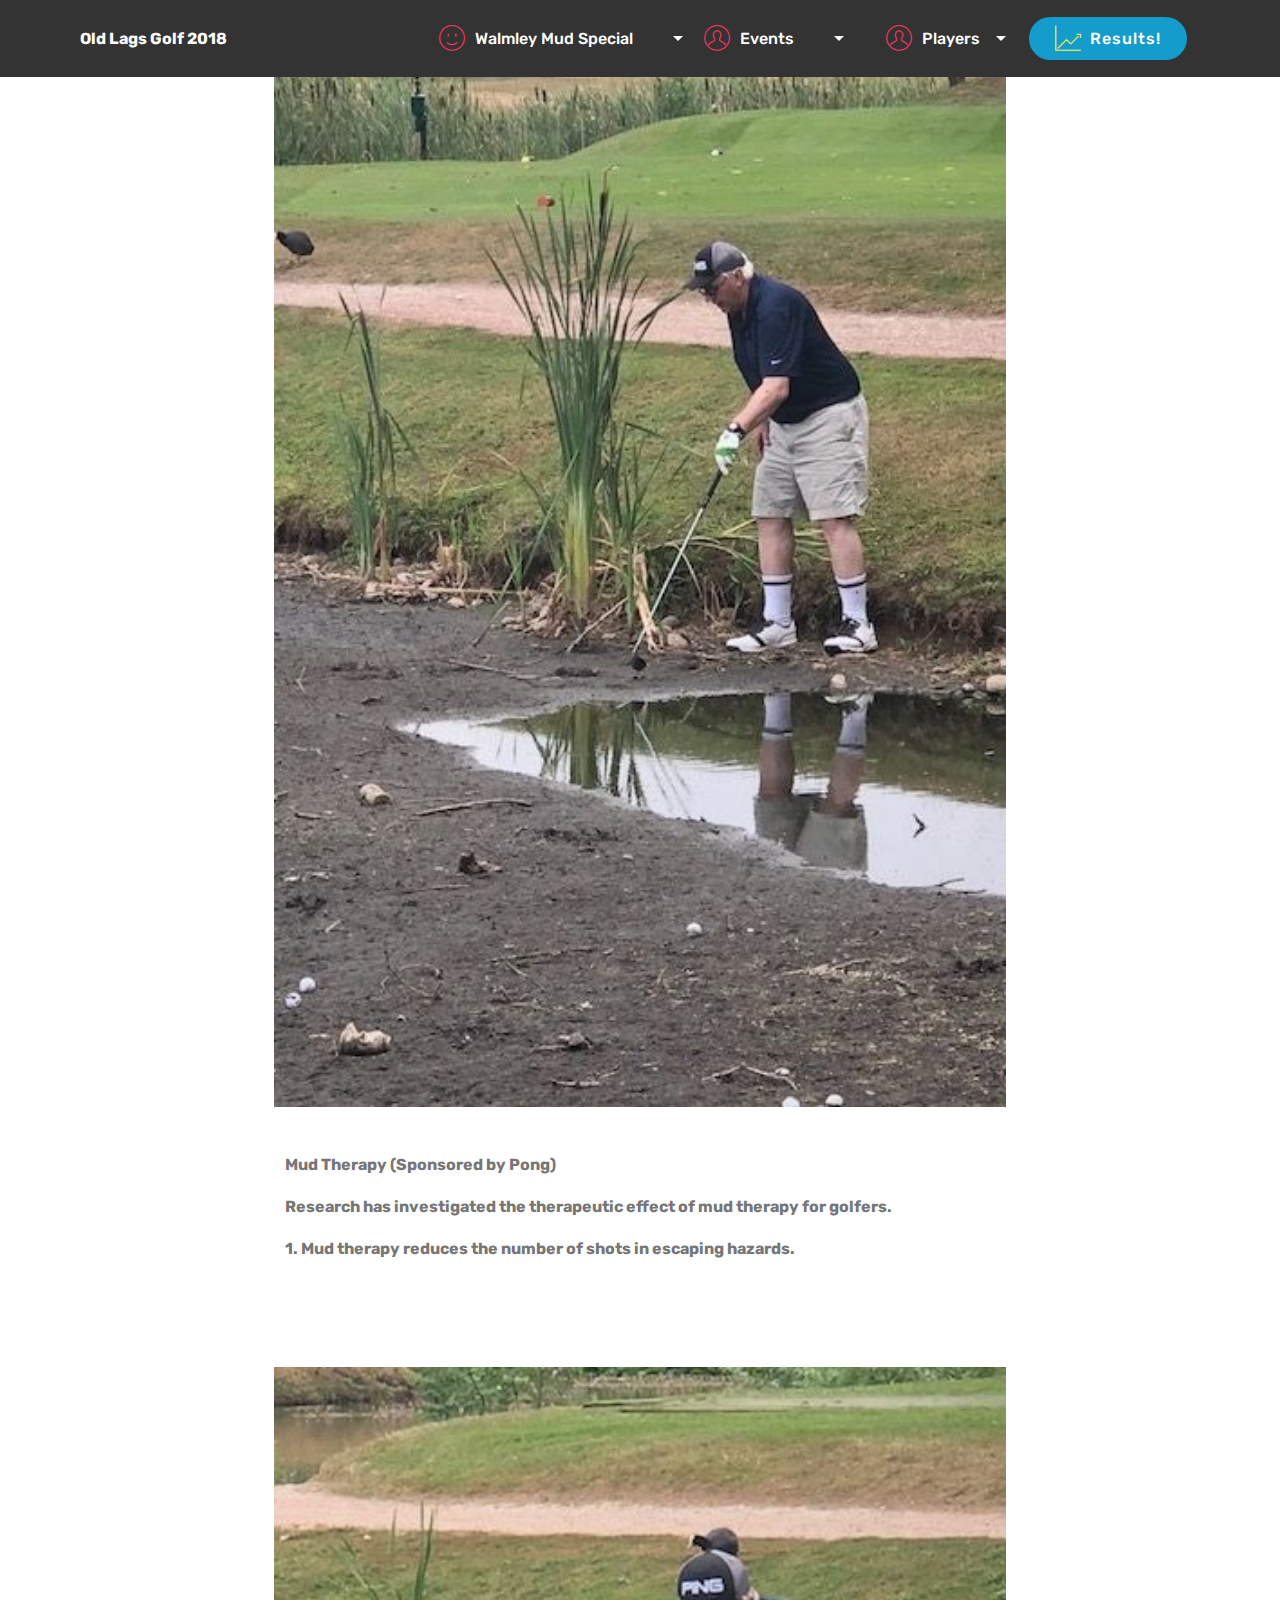
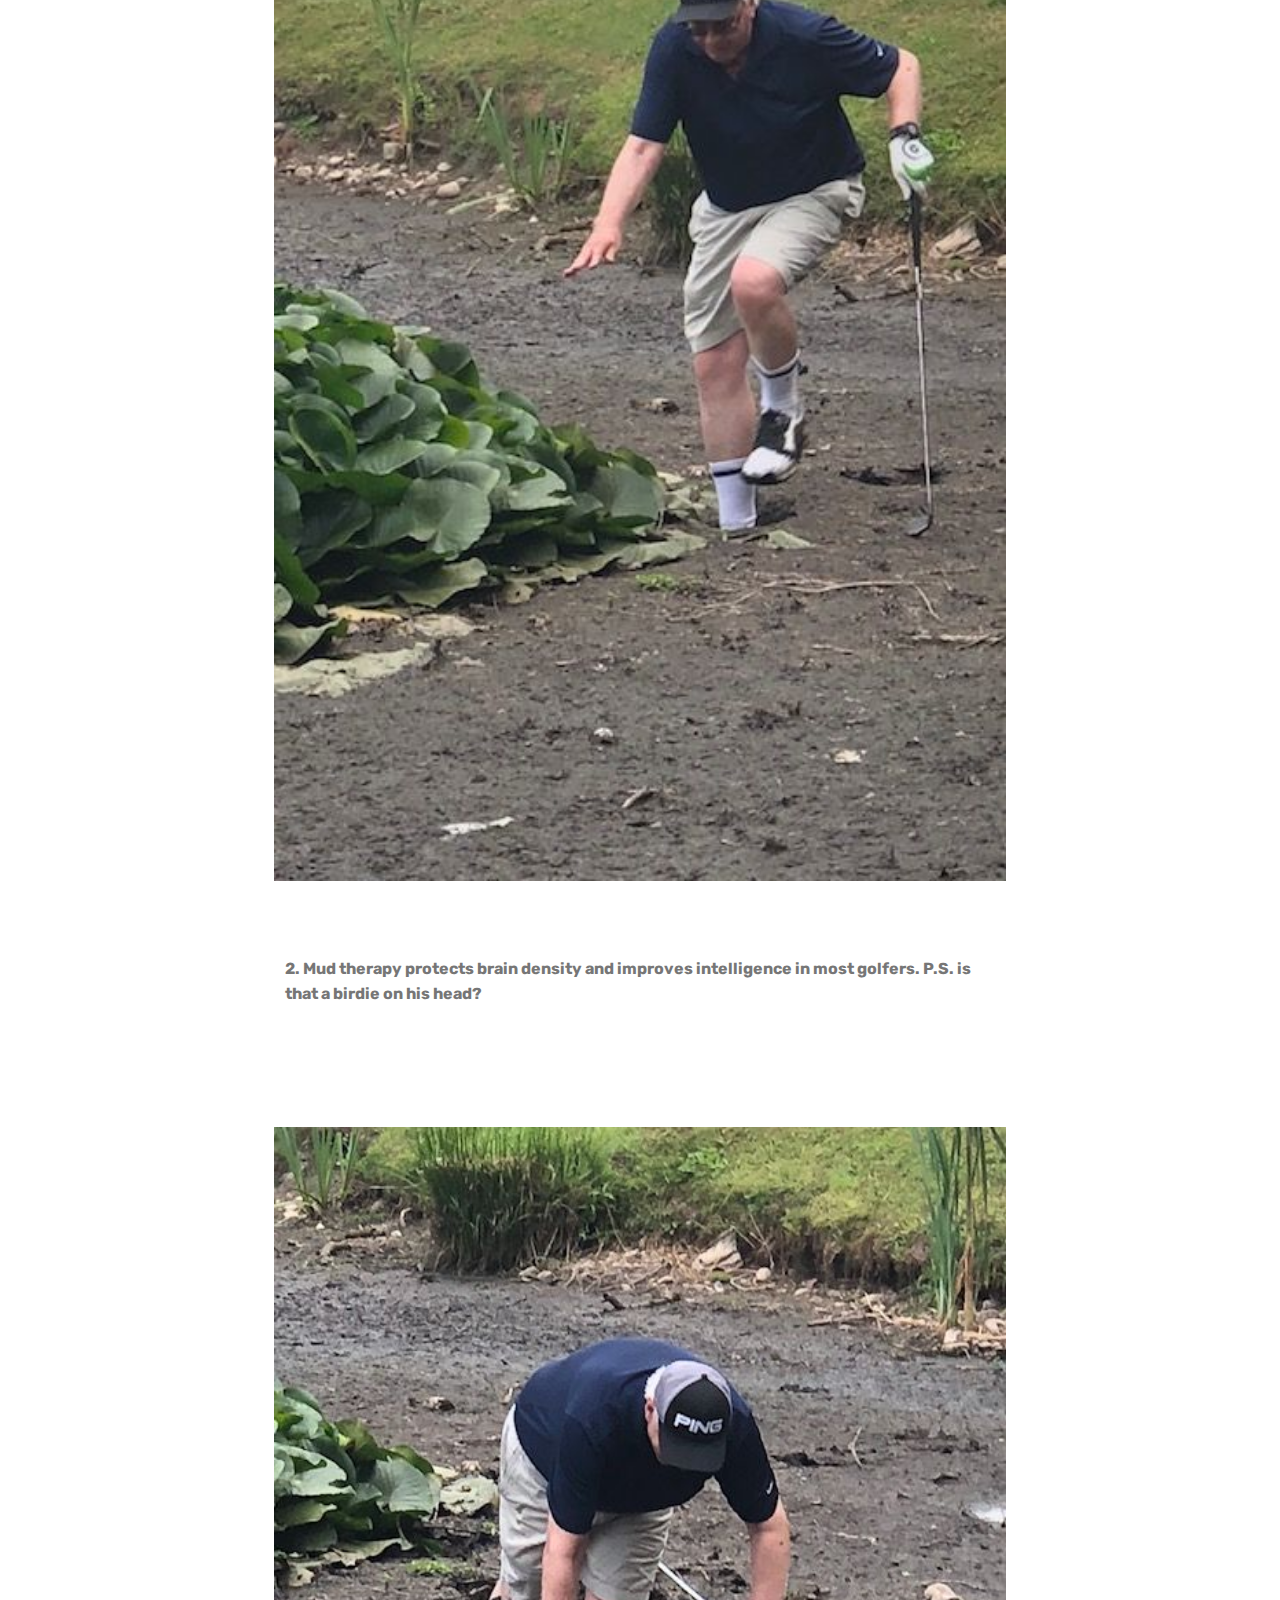
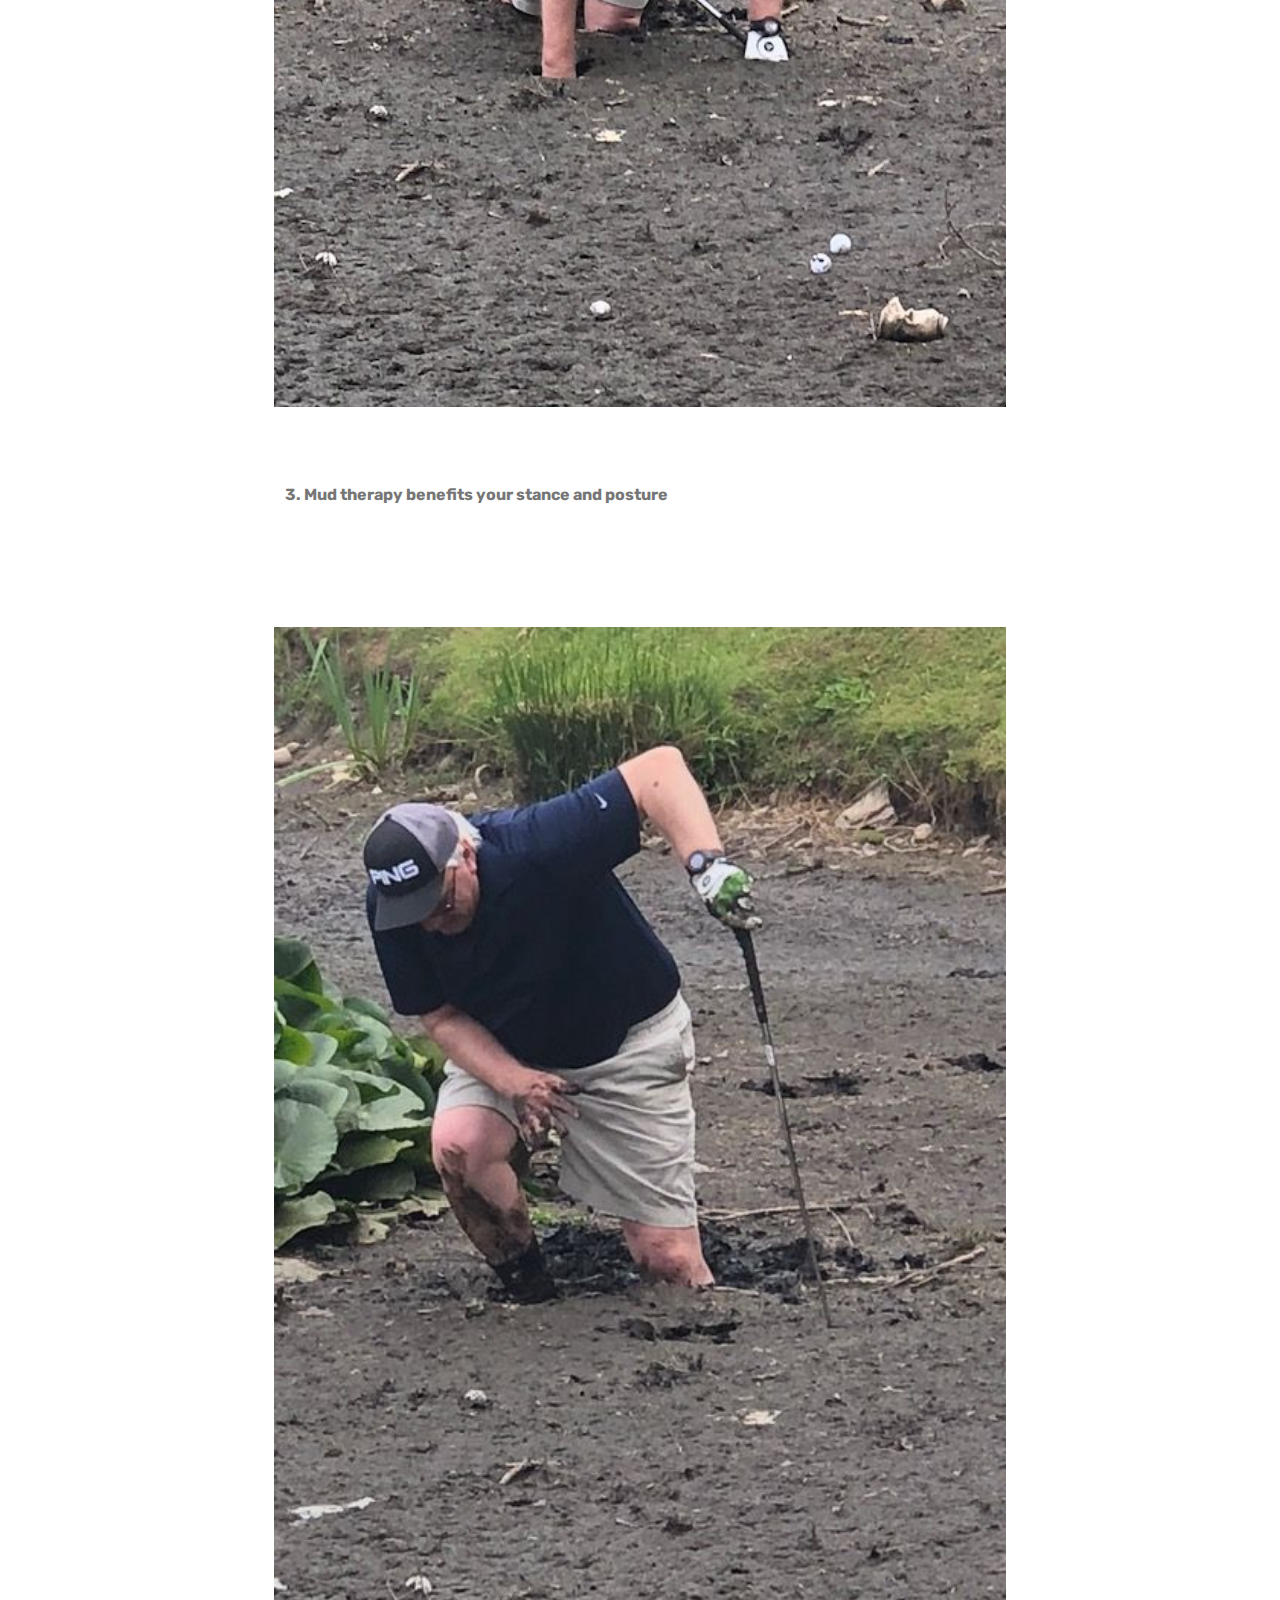
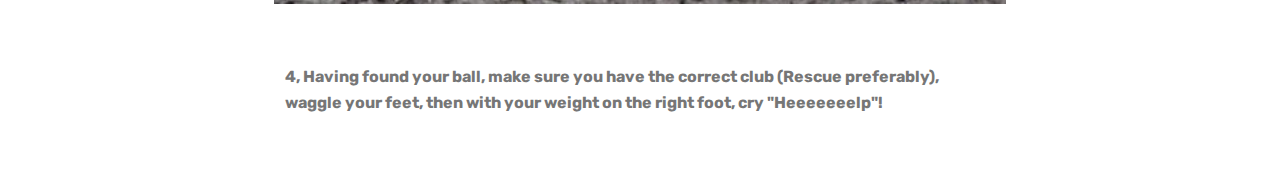
<file: page4.html>
<!DOCTYPE html>
<html >
<head>
  <!-- Site made with Mobirise Website Builder v4.5.4, https://mobirise.com -->
  <meta charset="UTF-8">
  <meta http-equiv="X-UA-Compatible" content="IE=edge">
  <meta name="generator" content="Mobirise v4.5.4, mobirise.com">
  <meta name="viewport" content="width=device-width, initial-scale=1, minimum-scale=1">
  <link rel="shortcut icon" href="assets/images/logo2.png" type="image/x-icon">
  <meta name="description" content="Web Page Builder Description">
  <title>Walmley Special</title>
  <link rel="stylesheet" href="assets/web/assets/mobirise-icons/mobirise-icons.css">
  <link rel="stylesheet" href="assets/tether/tether.min.css">
  <link rel="stylesheet" href="assets/bootstrap/css/bootstrap.min.css">
  <link rel="stylesheet" href="assets/bootstrap/css/bootstrap-grid.min.css">
  <link rel="stylesheet" href="assets/bootstrap/css/bootstrap-reboot.min.css">
  <link rel="stylesheet" href="assets/dropdown/css/style.css">
  <link rel="stylesheet" href="assets/theme/css/style.css">
  <link rel="stylesheet" href="assets/mobirise/css/mbr-additional.css" type="text/css">
  
  
  
</head>
<body>
<section class="menu cid-qHb1Zjfwxz" once="menu" id="menu1-19">

    

    <nav class="navbar navbar-expand beta-menu navbar-dropdown align-items-center navbar-fixed-top navbar-toggleable-sm">
        <button class="navbar-toggler navbar-toggler-right" type="button" data-toggle="collapse" data-target="#navbarSupportedContent" aria-controls="navbarSupportedContent" aria-expanded="false" aria-label="Toggle navigation">
            <div class="hamburger">
                <span></span>
                <span></span>
                <span></span>
                <span></span>
            </div>
        </button>
        <div class="menu-logo">
            <div class="navbar-brand">
                
                <span class="navbar-caption-wrap"><a class="navbar-caption text-white display-4" href="index.html#header2-4">Old Lags Golf 2018</a></span>
            </div>
        </div>
        <div class="collapse navbar-collapse" id="navbarSupportedContent">
            <ul class="navbar-nav nav-dropdown" data-app-modern-menu="true"><li class="nav-item dropdown">
                    <a class="nav-link link dropdown-toggle text-white display-7" href="page4.html" aria-expanded="true" data-toggle="dropdown-submenu"><span class="mbri-smile-face mbr-iconfont mbr-iconfont-btn" style="color: rgb(255, 51, 102);"></span>
                        Walmley Mud Special &nbsp; &nbsp; &nbsp; &nbsp;&nbsp;</a><div class="dropdown-menu"><a class="dropdown-item text-white display-7" href="page4.html" aria-expanded="true">Dirty Pics</a></div>
                </li><li class="nav-item dropdown open"><a class="nav-link link dropdown-toggle text-white display-7" href="page1.html#content6-8" aria-expanded="true" data-toggle="dropdown-submenu"><span class="mbri-user mbr-iconfont mbr-iconfont-btn" style="color: rgb(255, 51, 102);"></span>
                        Events &nbsp; &nbsp; &nbsp; &nbsp;&nbsp;</a><div class="dropdown-menu"><a class="dropdown-item text-white display-7" href="page1.html#content6-8" aria-expanded="false">April - Rothley</a><a class="dropdown-item text-white display-7" href="page1.html#content6-9" aria-expanded="false">May - Ladbrooke</a><a class="dropdown-item text-white display-7" href="page1.html#content6-a" aria-expanded="false">June - Cavendish</a><a class="dropdown-item text-white display-7" href="page1.html#content6-b" aria-expanded="false">July - Walmley</a><a class="dropdown-item text-white display-7" href="page1.html#content6-c" aria-expanded="false">August - Lingdale</a><a class="dropdown-item text-white display-7" href="page1.html#content6-d" aria-expanded="false">September - Harborne</a><a class="dropdown-item text-white display-7" href="page1.html#content6-e" aria-expanded="false">October - Norfolk</a></div></li><li class="nav-item">
                    <a class="nav-link link text-white display-7" href="https://mobirise.com">
                        </a>
                </li>
                <li class="nav-item dropdown"><a class="nav-link link dropdown-toggle text-white display-7" href="page2.html#content6-g" data-toggle="dropdown-submenu" aria-expanded="false"><span class="mbri-user mbr-iconfont mbr-iconfont-btn" style="color: rgb(255, 51, 102);"></span>
                        Players &nbsp;&nbsp;</a><div class="dropdown-menu"><a class="dropdown-item text-white display-7" href="https://mobirise.com"></a><a class="dropdown-item text-white display-7" href="page2.html#content6-g" aria-expanded="false">Malcolm</a><a class="dropdown-item text-white display-7" href="page2.html#content6-h" aria-expanded="false">Dave</a><a class="dropdown-item text-white display-7" href="page2.html#content6-i" aria-expanded="false">Fred</a><a class="dropdown-item text-white display-7" href="page2.html#content6-j" aria-expanded="false">John C</a><a class="dropdown-item text-white display-7" href="page2.html#content6-k" aria-expanded="false">Steve W</a><a class="dropdown-item text-white display-7" href="page2.html#content6-l" aria-expanded="false">Steve D</a><a class="dropdown-item text-white display-7" href="page2.html#content6-m" aria-expanded="false">Andrew</a><a class="dropdown-item text-white display-7" href="page2.html#content6-n" aria-expanded="false">Nigel</a><a class="dropdown-item text-white display-7" href="page2.html#content6-o" aria-expanded="false">John McK</a><a class="dropdown-item text-white display-7" href="page2.html#content6-p" aria-expanded="false">Peter</a><a class="dropdown-item text-white display-7" href="page2.html#content6-q" aria-expanded="false">Bertie</a></div></li></ul>
            <div class="navbar-buttons mbr-section-btn"><a class="btn btn-sm btn-primary display-4" href="page3.html#table1-t"><span class="mbri-growing-chart mbr-iconfont mbr-iconfont-btn" style="color: rgb(247, 237, 74);"></span>
                    Results!
                </a></div>
        </div>
    </nav>
</section>

<section class="engine"><a href="https://mobirise.co/i">build your own website</a></section><section class="cid-qZgz7hecws" id="image1-1j">

    

    <figure class="mbr-figure container">
            <div class="image-block" style="width: 66%;">
                <img src="assets/images/mud1-405x579.jpg" width="1400" alt="Mobirise" title="">
                
            </div>
    </figure>
</section>

<section class="mbr-section article content1 cid-qZgzUy0Twr" id="content1-1n">
    
     

    <div class="container">
        <div class="media-container-row">
            <div class="mbr-text col-12 col-md-8 mbr-fonts-style display-7"><p><strong>Mud Therapy (Sponsored by Pong)</strong></p><p><strong>Research has investigated the therapeutic effect of mud therapy for golfers.</strong></p><div><strong>1. Mud therapy reduces the number of shots in escaping hazards.</strong></div><p></p></div>
        </div>
    </div>
</section>

<section class="cid-qZgzhCRe80" id="image1-1k">

    

    <figure class="mbr-figure container">
            <div class="image-block" style="width: 66%;">
                <img src="assets/images/mud2-421x640.jpg" width="1400" alt="Mobirise" title="">
                
            </div>
    </figure>
</section>

<section class="mbr-section article content1 cid-qZgA7L5uO4" id="content1-1o">
    
     

    <div class="container">
        <div class="media-container-row">
            <div class="mbr-text col-12 col-md-8 mbr-fonts-style display-7"><strong>2. Mud therapy protects brain density and improves intelligence in most golfers.  P.S. is that a birdie on his head?</strong></div>
        </div>
    </div>
</section>

<section class="cid-qZgzxrYpEp" id="image1-1l">

    

    <figure class="mbr-figure container">
            <div class="image-block" style="width: 66%;">
                <img src="assets/images/mud3-533x640.jpg" width="1400" alt="Mobirise" title="">
                
            </div>
    </figure>
</section>

<section class="mbr-section article content1 cid-qZgAjURcBu" id="content1-1p">
    
     

    <div class="container">
        <div class="media-container-row">
            <div class="mbr-text col-12 col-md-8 mbr-fonts-style display-7"><strong>3. Mud therapy benefits your stance and posture</strong></div>
        </div>
    </div>
</section>

<section class="cid-qZgzFb1ODK" id="image1-1m">

    

    <figure class="mbr-figure container">
            <div class="image-block" style="width: 66%;">
                <img src="assets/images/mud4-480x640.jpg" width="1400" alt="Mobirise" title="">
                
            </div>
    </figure>
</section>

<section class="mbr-section article content1 cid-qZgAyZ3VBS" id="content1-1q">
    
     

    <div class="container">
        <div class="media-container-row">
            <div class="mbr-text col-12 col-md-8 mbr-fonts-style display-7"><strong>4,  Having found your ball, make sure you have the correct club (Rescue preferably), waggle your feet, then with your weight on the right foot, cry "Heeeeeeelp"!</strong></div>
        </div>
    </div>
</section>


  <script src="assets/web/assets/jquery/jquery.min.js"></script>
  <script src="assets/popper/popper.min.js"></script>
  <script src="assets/tether/tether.min.js"></script>
  <script src="assets/bootstrap/js/bootstrap.min.js"></script>
  <script src="assets/smoothscroll/smooth-scroll.js"></script>
  <script src="assets/dropdown/js/script.min.js"></script>
  <script src="assets/touchswipe/jquery.touch-swipe.min.js"></script>
  <script src="assets/theme/js/script.js"></script>
  
  
</body>
</html>
</file>
<file: assets/web/assets/mobirise-icons/mobirise-icons.css>
@font-face {
  font-family: 'MobiriseIcons';
  src:  url('mobirise-icons.eot?spat4u');
  src:  url('mobirise-icons.eot?spat4u#iefix') format('embedded-opentype'),
    url('mobirise-icons.ttf?spat4u') format('truetype'),
    url('mobirise-icons.woff?spat4u') format('woff'),
    url('mobirise-icons.svg?spat4u#MobiriseIcons') format('svg');
  font-weight: normal;
  font-style: normal;
}

[class^="mbri-"], [class*=" mbri-"] {
  /* use !important to prevent issues with browser extensions that change fonts */
  font-family: MobiriseIcons !important;
  speak: none;
  font-style: normal;
  font-weight: normal;
  font-variant: normal;
  text-transform: none;
  line-height: 1;

  /* Better Font Rendering =========== */
  -webkit-font-smoothing: antialiased;
  -moz-osx-font-smoothing: grayscale;
}

.mbri-add-submenu:before {
  content: "\e900";
}
.mbri-alert:before {
  content: "\e901";
}
.mbri-align-center:before {
  content: "\e902";
}
.mbri-align-justify:before {
  content: "\e903";
}
.mbri-align-left:before {
  content: "\e904";
}
.mbri-align-right:before {
  content: "\e905";
}
.mbri-android:before {
  content: "\e906";
}
.mbri-apple:before {
  content: "\e907";
}
.mbri-arrow-down:before {
  content: "\e908";
}
.mbri-arrow-next:before {
  content: "\e909";
}
.mbri-arrow-prev:before {
  content: "\e90a";
}
.mbri-arrow-up:before {
  content: "\e90b";
}
.mbri-bold:before {
  content: "\e90c";
}
.mbri-bookmark:before {
  content: "\e90d";
}
.mbri-bootstrap:before {
  content: "\e90e";
}
.mbri-briefcase:before {
  content: "\e90f";
}
.mbri-browse:before {
  content: "\e910";
}
.mbri-bulleted-list:before {
  content: "\e911";
}
.mbri-calendar:before {
  content: "\e912";
}
.mbri-camera:before {
  content: "\e913";
}
.mbri-cart-add:before {
  content: "\e914";
}
.mbri-cart-full:before {
  content: "\e915";
}
.mbri-cash:before {
  content: "\e916";
}
.mbri-change-style:before {
  content: "\e917";
}
.mbri-chat:before {
  content: "\e918";
}
.mbri-clock:before {
  content: "\e919";
}
.mbri-close:before {
  content: "\e91a";
}
.mbri-cloud:before {
  content: "\e91b";
}
.mbri-code:before {
  content: "\e91c";
}
.mbri-contact-form:before {
  content: "\e91d";
}
.mbri-credit-card:before {
  content: "\e91e";
}
.mbri-cursor-click:before {
  content: "\e91f";
}
.mbri-cust-feedback:before {
  content: "\e920";
}
.mbri-database:before {
  content: "\e921";
}
.mbri-delivery:before {
  content: "\e922";
}
.mbri-desktop:before {
  content: "\e923";
}
.mbri-devices:before {
  content: "\e924";
}
.mbri-down:before {
  content: "\e925";
}
.mbri-download:before {
  content: "\e989";
}
.mbri-drag-n-drop:before {
  content: "\e927";
}
.mbri-drag-n-drop2:before {
  content: "\e928";
}
.mbri-edit:before {
  content: "\e929";
}
.mbri-edit2:before {
  content: "\e92a";
}
.mbri-error:before {
  content: "\e92b";
}
.mbri-extension:before {
  content: "\e92c";
}
.mbri-features:before {
  content: "\e92d";
}
.mbri-file:before {
  content: "\e92e";
}
.mbri-flag:before {
  content: "\e92f";
}
.mbri-folder:before {
  content: "\e930";
}
.mbri-gift:before {
  content: "\e931";
}
.mbri-github:before {
  content: "\e932";
}
.mbri-globe:before {
  content: "\e933";
}
.mbri-globe-2:before {
  content: "\e934";
}
.mbri-growing-chart:before {
  content: "\e935";
}
.mbri-hearth:before {
  content: "\e936";
}
.mbri-help:before {
  content: "\e937";
}
.mbri-home:before {
  content: "\e938";
}
.mbri-hot-cup:before {
  content: "\e939";
}
.mbri-idea:before {
  content: "\e93a";
}
.mbri-image-gallery:before {
  content: "\e93b";
}
.mbri-image-slider:before {
  content: "\e93c";
}
.mbri-info:before {
  content: "\e93d";
}
.mbri-italic:before {
  content: "\e93e";
}
.mbri-key:before {
  content: "\e93f";
}
.mbri-laptop:before {
  content: "\e940";
}
.mbri-layers:before {
  content: "\e941";
}
.mbri-left-right:before {
  content: "\e942";
}
.mbri-left:before {
  content: "\e943";
}
.mbri-letter:before {
  content: "\e944";
}
.mbri-like:before {
  content: "\e945";
}
.mbri-link:before {
  content: "\e946";
}
.mbri-lock:before {
  content: "\e947";
}
.mbri-login:before {
  content: "\e948";
}
.mbri-logout:before {
  content: "\e949";
}
.mbri-magic-stick:before {
  content: "\e94a";
}
.mbri-map-pin:before {
  content: "\e94b";
}
.mbri-menu:before {
  content: "\e94c";
}
.mbri-mobile:before {
  content: "\e94d";
}
.mbri-mobile2:before {
  content: "\e94e";
}
.mbri-mobirise:before {
  content: "\e94f";
}
.mbri-more-horizontal:before {
  content: "\e950";
}
.mbri-more-vertical:before {
  content: "\e951";
}
.mbri-music:before {
  content: "\e952";
}
.mbri-new-file:before {
  content: "\e953";
}
.mbri-numbered-list:before {
  content: "\e954";
}
.mbri-opened-folder:before {
  content: "\e955";
}
.mbri-pages:before {
  content: "\e956";
}
.mbri-paper-plane:before {
  content: "\e957";
}
.mbri-paperclip:before {
  content: "\e958";
}
.mbri-photo:before {
  content: "\e959";
}
.mbri-photos:before {
  content: "\e95a";
}
.mbri-pin:before {
  content: "\e95b";
}
.mbri-play:before {
  content: "\e95c";
}
.mbri-plus:before {
  content: "\e95d";
}
.mbri-preview:before {
  content: "\e95e";
}
.mbri-print:before {
  content: "\e95f";
}
.mbri-protect:before {
  content: "\e960";
}
.mbri-question:before {
  content: "\e961";
}
.mbri-quote-left:before {
  content: "\e962";
}
.mbri-quote-right:before {
  content: "\e963";
}
.mbri-refresh:before {
  content: "\e964";
}
.mbri-responsive:before {
  content: "\e965";
}
.mbri-right:before {
  content: "\e966";
}
.mbri-rocket:before {
  content: "\e967";
}
.mbri-sad-face:before {
  content: "\e968";
}
.mbri-sale:before {
  content: "\e969";
}
.mbri-save:before {
  content: "\e96a";
}
.mbri-search:before {
  content: "\e96b";
}
.mbri-setting:before {
  content: "\e96c";
}
.mbri-setting2:before {
  content: "\e96d";
}
.mbri-setting3:before {
  content: "\e96e";
}
.mbri-share:before {
  content: "\e96f";
}
.mbri-shopping-bag:before {
  content: "\e970";
}
.mbri-shopping-basket:before {
  content: "\e971";
}
.mbri-shopping-cart:before {
  content: "\e972";
}
.mbri-sites:before {
  content: "\e973";
}
.mbri-smile-face:before {
  content: "\e974";
}
.mbri-speed:before {
  content: "\e975";
}
.mbri-star:before {
  content: "\e976";
}
.mbri-success:before {
  content: "\e977";
}
.mbri-sun:before {
  content: "\e978";
}
.mbri-sun2:before {
  content: "\e979";
}
.mbri-tablet:before {
  content: "\e97a";
}
.mbri-tablet-vertical:before {
  content: "\e97b";
}
.mbri-target:before {
  content: "\e97c";
}
.mbri-timer:before {
  content: "\e97d";
}
.mbri-to-ftp:before {
  content: "\e97e";
}
.mbri-to-local-drive:before {
  content: "\e97f";
}
.mbri-touch-swipe:before {
  content: "\e980";
}
.mbri-touch:before {
  content: "\e981";
}
.mbri-trash:before {
  content: "\e982";
}
.mbri-underline:before {
  content: "\e983";
}
.mbri-unlink:before {
  content: "\e984";
}
.mbri-unlock:before {
  content: "\e985";
}
.mbri-up-down:before {
  content: "\e986";
}
.mbri-up:before {
  content: "\e987";
}
.mbri-update:before {
  content: "\e988";
}
.mbri-upload:before {
 content: "\e926"; 
}
.mbri-user:before {
  content: "\e98a";
}
.mbri-user2:before {
  content: "\e98b";
}
.mbri-users:before {
  content: "\e98c";
}
.mbri-video:before {
  content: "\e98d";
}
.mbri-video-play:before {
  content: "\e98e";
}
.mbri-watch:before {
  content: "\e98f";
}
.mbri-website-theme:before {
  content: "\e990";
}
.mbri-wifi:before {
  content: "\e991";
}
.mbri-windows:before {
  content: "\e992";
}
.mbri-zoom-out:before {
  content: "\e993";
}
.mbri-redo:before {
  content: "\e994";
}
.mbri-undo:before {
  content: "\e995";
}
</file>
<file: assets/dropdown/css/style.css>
.navbar-dropdown {
  left: 0;
  padding: 0;
  position: absolute;
  right: 0;
  top: 0;
  transition: all 0.45s ease;
  z-index: 1030;
  background: #282828; }
  .navbar-dropdown .navbar-logo {
    margin-right: 0.8rem;
    transition: margin 0.3s ease-in-out;
    vertical-align: middle; }
    .navbar-dropdown .navbar-logo img {
      height: 3.125rem;
      transition: all 0.3s ease-in-out; }
    .navbar-dropdown .navbar-logo.mbr-iconfont {
      font-size: 3.125rem;
      line-height: 3.125rem; }
  .navbar-dropdown .navbar-caption {
    font-weight: 700;
    white-space: normal;
    vertical-align: -4px;
    line-height: 3.125rem !important; }
    .navbar-dropdown .navbar-caption, .navbar-dropdown .navbar-caption:hover {
      color: inherit;
      text-decoration: none; }
  .navbar-dropdown .mbr-iconfont + .navbar-caption {
    vertical-align: -1px; }
  .navbar-dropdown.navbar-fixed-top {
    position: fixed; }
  .navbar-dropdown .navbar-brand span {
    vertical-align: -4px; }
  .navbar-dropdown.bg-color.transparent {
    background: none; }
  .navbar-dropdown.navbar-short .navbar-brand {
    padding: 0.625rem 0; }
    .navbar-dropdown.navbar-short .navbar-brand span {
      vertical-align: -1px; }
  .navbar-dropdown.navbar-short .navbar-caption {
    line-height: 2.375rem !important;
    vertical-align: -2px; }
  .navbar-dropdown.navbar-short .navbar-logo {
    margin-right: 0.5rem; }
    .navbar-dropdown.navbar-short .navbar-logo img {
      height: 2.375rem; }
    .navbar-dropdown.navbar-short .navbar-logo.mbr-iconfont {
      font-size: 2.375rem;
      line-height: 2.375rem; }
  .navbar-dropdown.navbar-short .mbr-table-cell {
    height: 3.625rem; }
  .navbar-dropdown .navbar-close {
    left: 0.6875rem;
    position: fixed;
    top: 0.75rem;
    z-index: 1000; }
  .navbar-dropdown .hamburger-icon {
    content: "";
    display: inline-block;
    vertical-align: middle;
    width: 16px;
    -webkit-box-shadow: 0 -6px 0 1px #282828,0 0 0 1px #282828,0 6px 0 1px #282828;
    -moz-box-shadow: 0 -6px 0 1px #282828,0 0 0 1px #282828,0 6px 0 1px #282828;
    box-shadow: 0 -6px 0 1px #282828,0 0 0 1px #282828,0 6px 0 1px #282828; }

.dropdown-menu .dropdown-toggle[data-toggle="dropdown-submenu"]::after {
  border-bottom: 0.35em solid transparent;
  border-left: 0.35em solid;
  border-right: 0;
  border-top: 0.35em solid transparent;
  margin-left: 0.3rem; }

.dropdown-menu .dropdown-item:focus {
  outline: 0; }

.nav-dropdown {
  font-size: 0.75rem;
  font-weight: 500;
  height: auto !important; }
  .nav-dropdown .nav-btn {
    padding-left: 1rem; }
  .nav-dropdown .link {
    margin: .667em 1.667em;
    font-weight: 500;
    padding: 0;
    transition: color .2s ease-in-out; }
    .nav-dropdown .link.dropdown-toggle {
      margin-right: 2.583em; }
      .nav-dropdown .link.dropdown-toggle::after {
        margin-left: .25rem;
        border-top: 0.35em solid;
        border-right: 0.35em solid transparent;
        border-left: 0.35em solid transparent;
        border-bottom: 0; }
      .nav-dropdown .link.dropdown-toggle[aria-expanded="true"] {
        margin: 0;
        padding: 0.667em 3.263em  0.667em 1.667em; }
  .nav-dropdown .link::after,
  .nav-dropdown .dropdown-item::after {
    color: inherit; }
  .nav-dropdown .btn {
    font-size: 0.75rem;
    font-weight: 700;
    letter-spacing: 0;
    margin-bottom: 0;
    padding-left: 1.25rem;
    padding-right: 1.25rem; }
  .nav-dropdown .dropdown-menu {
    border-radius: 0;
    border: 0;
    left: 0;
    margin: 0;
    padding-bottom: 1.25rem;
    padding-top: 1.25rem;
    position: relative; }
  .nav-dropdown .dropdown-submenu {
    margin-left: 0.125rem;
    top: 0; }
  .nav-dropdown .dropdown-item {
    font-weight: 500;
    line-height: 2;
    padding: 0.3846em 4.615em 0.3846em 1.5385em;
    position: relative;
    transition: color .2s ease-in-out, background-color .2s ease-in-out; }
    .nav-dropdown .dropdown-item::after {
      margin-top: -0.3077em;
      position: absolute;
      right: 1.1538em;
      top: 50%; }
    .nav-dropdown .dropdown-item:focus, .nav-dropdown .dropdown-item:hover {
      background: none; }

@media (max-width: 767px) {
  .nav-dropdown.navbar-toggleable-sm {
    bottom: 0;
    display: none;
    left: 0;
    overflow-x: hidden;
    position: fixed;
    top: 0;
    transform: translateX(-100%);
    -ms-transform: translateX(-100%);
    -webkit-transform: translateX(-100%);
    width: 18.75rem;
    z-index: 999; } }
.nav-dropdown.navbar-toggleable-xl {
  bottom: 0;
  display: none;
  left: 0;
  overflow-x: hidden;
  position: fixed;
  top: 0;
  transform: translateX(-100%);
  -ms-transform: translateX(-100%);
  -webkit-transform: translateX(-100%);
  width: 18.75rem;
  z-index: 999; }

.nav-dropdown-sm {
  display: block !important;
  overflow-x: hidden;
  overflow: auto;
  padding-top: 3.875rem; }
  .nav-dropdown-sm::after {
    content: "";
    display: block;
    height: 3rem;
    width: 100%; }
  .nav-dropdown-sm.collapse.in ~ .navbar-close {
    display: block !important; }
  .nav-dropdown-sm.collapsing, .nav-dropdown-sm.collapse.in {
    transform: translateX(0);
    -ms-transform: translateX(0);
    -webkit-transform: translateX(0);
    transition: all 0.25s ease-out;
    -webkit-transition: all 0.25s ease-out;
    background: #282828; }
  .nav-dropdown-sm.collapsing[aria-expanded="false"] {
    transform: translateX(-100%);
    -ms-transform: translateX(-100%);
    -webkit-transform: translateX(-100%); }
  .nav-dropdown-sm .nav-item {
    display: block;
    margin-left: 0 !important;
    padding-left: 0; }
  .nav-dropdown-sm .link,
  .nav-dropdown-sm .dropdown-item {
    border-top: 1px dotted rgba(255, 255, 255, 0.1);
    font-size: 0.8125rem;
    line-height: 1.6;
    margin: 0 !important;
    padding: 0.875rem 2.4rem 0.875rem 1.5625rem !important;
    position: relative;
    white-space: normal; }
    .nav-dropdown-sm .link:focus, .nav-dropdown-sm .link:hover,
    .nav-dropdown-sm .dropdown-item:focus,
    .nav-dropdown-sm .dropdown-item:hover {
      background: rgba(0, 0, 0, 0.2) !important;
      color: #c0a375; }
  .nav-dropdown-sm .nav-btn {
    position: relative;
    padding: 1.5625rem 1.5625rem 0 1.5625rem; }
    .nav-dropdown-sm .nav-btn::before {
      border-top: 1px dotted rgba(255, 255, 255, 0.1);
      content: "";
      left: 0;
      position: absolute;
      top: 0;
      width: 100%; }
    .nav-dropdown-sm .nav-btn + .nav-btn {
      padding-top: 0.625rem; }
      .nav-dropdown-sm .nav-btn + .nav-btn::before {
        display: none; }
  .nav-dropdown-sm .btn {
    padding: 0.625rem 0; }
  .nav-dropdown-sm .dropdown-toggle[data-toggle="dropdown-submenu"]::after {
    margin-left: .25rem;
    border-top: 0.35em solid;
    border-right: 0.35em solid transparent;
    border-left: 0.35em solid transparent;
    border-bottom: 0; }
  .nav-dropdown-sm .dropdown-toggle[data-toggle="dropdown-submenu"][aria-expanded="true"]::after {
    border-top: 0;
    border-right: 0.35em solid transparent;
    border-left: 0.35em solid transparent;
    border-bottom: 0.35em solid; }
  .nav-dropdown-sm .dropdown-menu {
    margin: 0;
    padding: 0;
    position: relative;
    top: 0;
    left: 0;
    width: 100%;
    border: 0;
    float: none;
    border-radius: 0;
    background: none; }
  .nav-dropdown-sm .dropdown-submenu {
    left: 100%;
    margin-left: 0.125rem;
    margin-top: -1.25rem;
    top: 0; }

.navbar-toggleable-sm .nav-dropdown .dropdown-menu {
  position: absolute; }

.navbar-toggleable-sm .nav-dropdown .dropdown-submenu {
  left: 100%;
  margin-left: 0.125rem;
  margin-top: -1.25rem;
  top: 0; }

.navbar-toggleable-sm.opened .nav-dropdown .dropdown-menu {
  position: relative; }

.navbar-toggleable-sm.opened .nav-dropdown .dropdown-submenu {
  left: 0;
  margin-left: 00rem;
  margin-top: 0rem;
  top: 0; }

.is-builder .nav-dropdown.collapsing {
  transition: none !important; }

/*# sourceMappingURL=style.css.map */
</file>
<file: assets/theme/css/style.css>
/*!
 * Mobirise v4 theme (https://mobirise.com/)
 * Copyright 2017 Mobirise
 */
section {
  background-color: #eeeeee; }

section,
.container,
.container-fluid {
  position: relative;
  word-wrap: break-word; }

a.mbr-iconfont:hover {
  text-decoration: none; }

.article .lead p, .article .lead ul, .article .lead ol, .article .lead pre, .article .lead blockquote {
  margin-bottom: 0; }

a {
  font-style: normal;
  font-weight: 400;
  cursor: pointer; }
  a, a:hover {
    text-decoration: none; }

figure {
  margin-bottom: 0; }

body {
  color: #232323; }

h1, h2, h3, h4, h5, h6,
.h1, .h2, .h3, .h4, .h5, .h6,
.display-1, .display-2, .display-3, .display-4 {
  line-height: 1;
  word-break: break-word;
  word-wrap: break-word; }

b, strong {
  font-weight: bold; }

blockquote {
  padding: 10px 0 10px 20px;
  position: relative;
  border-left: 2px solid;
  border-color: #ff3366; }

input:-webkit-autofill, input:-webkit-autofill:hover, input:-webkit-autofill:focus, input:-webkit-autofill:active {
  transition-delay: 9999s;
  transition-property: background-color, color; }

textarea[type="hidden"] {
  display: none; }

body {
  position: relative; }

section {
  background-position: 50% 50%;
  background-repeat: no-repeat;
  background-size: cover; }
  section .mbr-background-video,
  section .mbr-background-video-preview {
    position: absolute;
    bottom: 0;
    left: 0;
    right: 0;
    top: 0; }

.hidden {
  visibility: hidden; }

.mbr-z-index20 {
  z-index: 20; }

/*! Base colors */
.mbr-white {
  color: #ffffff; }

.mbr-black {
  color: #000000; }

.mbr-bg-white {
  background-color: #ffffff; }

.mbr-bg-black {
  background-color: #000000; }

/*! Text-aligns */
.align-left {
  text-align: left; }

.align-center {
  text-align: center; }

.align-right {
  text-align: right; }

@media (max-width: 767px) {
  .align-left, .align-center, .align-right, .mbr-section-btn, .mbr-section-title {
    text-align: center; } }
/*! Font-weight  */
.mbr-light {
  font-weight: 300; }

.mbr-regular {
  font-weight: 400; }

.mbr-semibold {
  font-weight: 500; }

.mbr-bold {
  font-weight: 700; }

/*! Media  */
.media-size-item {
  -webkit-flex: 1 1 auto;
  -moz-flex: 1 1 auto;
  -ms-flex: 1 1 auto;
  -o-flex: 1 1 auto;
  flex: 1 1 auto; }

.media-content {
  -webkit-flex-basis: 100%;
  flex-basis: 100%; }

.media-container-row {
  display: -ms-flexbox;
  display: -webkit-flex;
  display: flex;
  -webkit-flex-direction: row;
  -ms-flex-direction: row;
  flex-direction: row;
  -webkit-flex-wrap: wrap;
  -ms-flex-wrap: wrap;
  flex-wrap: wrap;
  -webkit-justify-content: center;
  -ms-flex-pack: center;
  justify-content: center;
  -webkit-align-content: center;
  -ms-flex-line-pack: center;
  align-content: center;
  -webkit-align-items: start;
  -ms-flex-align: start;
  align-items: start; }
  .media-container-row .media-size-item {
    width: 400px; }

.media-container-column {
  display: -ms-flexbox;
  display: -webkit-flex;
  display: flex;
  -webkit-flex-direction: column;
  -ms-flex-direction: column;
  flex-direction: column;
  -webkit-flex-wrap: wrap;
  -ms-flex-wrap: wrap;
  flex-wrap: wrap;
  -webkit-justify-content: center;
  -ms-flex-pack: center;
  justify-content: center;
  -webkit-align-content: center;
  -ms-flex-line-pack: center;
  align-content: center;
  -webkit-align-items: stretch;
  -ms-flex-align: stretch;
  align-items: stretch; }
  .media-container-column > * {
    width: 100%; }

@media (min-width: 992px) {
  .media-container-row {
    -webkit-flex-wrap: nowrap;
    -ms-flex-wrap: nowrap;
    flex-wrap: nowrap; } }
figure {
  overflow: hidden; }

figure[mbr-media-size] {
  transition: width 0.1s; }

.mbr-figure img, .mbr-figure iframe {
  display: block;
  width: 100%; }

.card {
  background-color: transparent;
  border: none; }

.card-img {
  text-align: center;
  flex-shrink: 0; }

.media {
  max-width: 100%;
  margin: 0 auto; }

.mbr-figure {
  -ms-flex-item-align: center;
  -ms-grid-row-align: center;
  -webkit-align-self: center;
  align-self: center; }

.media-container > div {
  max-width: 100%; }

.mbr-figure img, .card-img img {
  width: 100%; }

@media (max-width: 991px) {
  .media-size-item {
    width: auto !important; }

  .media {
    width: auto; }

  .mbr-figure {
    width: 100% !important; } }
/*! Buttons */
.mbr-section-btn {
  margin-left: -.25rem;
  margin-right: -.25rem;
  font-size: 0; }

nav .mbr-section-btn {
  margin-left: 0rem;
  margin-right: 0rem; }

/*! Btn icon margin */
.btn .mbr-iconfont, .btn.btn-sm .mbr-iconfont {
  cursor: pointer;
  margin-right: 0.5rem; }

.btn.btn-md .mbr-iconfont, .btn.btn-md .mbr-iconfont {
  margin-right: 0.8rem; }

.mbr-regular {
  font-weight: 400; }

.mbr-semibold {
  font-weight: 500; }

.mbr-bold {
  font-weight: 700; }

[type="submit"] {
  -webkit-appearance: none; }

/*! Full-screen */
.mbr-fullscreen .mbr-overlay {
  min-height: 100vh; }

.mbr-fullscreen {
  display: flex;
  display: -webkit-flex;
  display: -moz-flex;
  display: -ms-flex;
  display: -o-flex;
  align-items: center;
  -webkit-align-items: center;
  min-height: 100vh;
  padding-top: 3rem;
  padding-bottom: 3rem; }

/*! Map */
.map {
  height: 25rem;
  position: relative; }
  .map iframe {
    width: 100%;
    height: 100%; }

/* Form */
.form-asterisk {
  font-family: initial;
  position: absolute;
  top: -2px;
  font-weight: normal; }

/*! Scroll to top arrow */
.mbr-arrow-up {
  bottom: 25px;
  right: 90px;
  position: fixed;
  text-align: right;
  z-index: 5000;
  color: #ffffff;
  font-size: 32px;
  transform: rotate(180deg);
  -webkit-transform: rotate(180deg); }

.mbr-arrow-up a {
  background: rgba(0, 0, 0, 0.2);
  border-radius: 3px;
  color: #fff;
  display: inline-block;
  height: 60px;
  width: 60px;
  outline-style: none !important;
  position: relative;
  text-decoration: none;
  transition: all .3s ease-in-out;
  cursor: pointer;
  text-align: center; }
  .mbr-arrow-up a:hover {
    background-color: rgba(0, 0, 0, 0.4); }
  .mbr-arrow-up a i {
    line-height: 60px; }

.mbr-arrow-up-icon {
  display: block;
  color: #fff; }

.mbr-arrow-up-icon::before {
  content: "\203a";
  display: inline-block;
  font-family: serif;
  font-size: 32px;
  line-height: 1;
  font-style: normal;
  position: relative;
  top: 6px;
  left: -4px;
  -webkit-transform: rotate(-90deg);
  transform: rotate(-90deg); }

/*! Arrow Down */
.mbr-arrow {
  position: absolute;
  bottom: 45px;
  left: 50%;
  width: 60px;
  height: 60px;
  cursor: pointer;
  background-color: rgba(80, 80, 80, 0.5);
  border-radius: 50%;
  -webkit-transform: translateX(-50%);
  transform: translateX(-50%); }
  .mbr-arrow > a {
    display: inline-block;
    text-decoration: none;
    outline-style: none;
    -webkit-animation: arrowdown 1.7s ease-in-out infinite;
    animation: arrowdown 1.7s ease-in-out infinite; }
    .mbr-arrow > a > i {
      position: absolute;
      top: -2px;
      left: 15px;
      font-size: 2rem; }

@keyframes arrowdown {
  0% {
    transform: translateY(0px);
    -webkit-transform: translateY(0px); }
  50% {
    transform: translateY(-5px);
    -webkit-transform: translateY(-5px); }
  100% {
    transform: translateY(0px);
    -webkit-transform: translateY(0px); } }
@-webkit-keyframes arrowdown {
  0% {
    transform: translateY(0px);
    -webkit-transform: translateY(0px); }
  50% {
    transform: translateY(-5px);
    -webkit-transform: translateY(-5px); }
  100% {
    transform: translateY(0px);
    -webkit-transform: translateY(0px); } }
@media (max-width: 500px) {
  .mbr-arrow-up {
    left: 50%;
    right: auto;
    transform: translateX(-50%) rotate(180deg);
    -webkit-transform: translateX(-50%) rotate(180deg); } }
/*Gradients animation*/
@keyframes gradient-animation {
  from {
    background-position: 0% 100%;
    animation-timing-function: ease-in-out; }
  to {
    background-position: 100% 0%;
    animation-timing-function: ease-in-out; } }
@-webkit-keyframes gradient-animation {
  from {
    background-position: 0% 100%;
    animation-timing-function: ease-in-out; }
  to {
    background-position: 100% 0%;
    animation-timing-function: ease-in-out; } }
.bg-gradient {
  background-size: 200% 200%;
  animation: gradient-animation 5s infinite alternate;
  -webkit-animation: gradient-animation 5s infinite alternate; }

.menu .navbar-brand {
  display: -webkit-flex; }
  .menu .navbar-brand span {
    display: flex;
    display: -webkit-flex; }
  .menu .navbar-brand .navbar-caption-wrap {
    display: -webkit-flex; }
  .menu .navbar-brand .navbar-logo img {
    display: -webkit-flex; }
@media (min-width: 768px) and (max-width: 991px) {
  .menu .navbar-toggleable-sm .navbar-nav {
    display: -webkit-box;
    display: -webkit-flex;
    display: -ms-flexbox; } }
@media (min-width: 992px) {
  .menu .navbar-nav.nav-dropdown {
    display: -webkit-flex; }
  .menu .navbar-toggleable-sm .navbar-collapse {
    display: -webkit-flex !important; } }

/*# sourceMappingURL=style.css.map */
.engine {
	position: absolute;
	text-indent: -2400px;
	text-align: center;
	padding: 0;
	top: 0;
	left: -2400px;
}
</file>
<file: assets/mobirise/css/mbr-additional.css>
@import url(https://fonts.googleapis.com/css?family=Rubik:300,300i,400,400i,500,500i,700,700i,900,900i);





body {
  font-style: normal;
  line-height: 1.5;
}
.mbr-section-title {
  font-style: normal;
  line-height: 1.2;
}
.mbr-section-subtitle {
  line-height: 1.3;
}
.mbr-text {
  font-style: normal;
  line-height: 1.6;
}
.display-1 {
  font-family: 'Rubik', sans-serif;
  font-size: 4.25rem;
}
.display-1 > .mbr-iconfont {
  font-size: 6.8rem;
}
.display-2 {
  font-family: 'Rubik', sans-serif;
  font-size: 3rem;
}
.display-2 > .mbr-iconfont {
  font-size: 4.8rem;
}
.display-4 {
  font-family: 'Rubik', sans-serif;
  font-size: 1rem;
}
.display-4 > .mbr-iconfont {
  font-size: 1.6rem;
}
.display-5 {
  font-family: 'Rubik', sans-serif;
  font-size: 1.5rem;
}
.display-5 > .mbr-iconfont {
  font-size: 2.4rem;
}
.display-7 {
  font-family: 'Rubik', sans-serif;
  font-size: 1rem;
}
.display-7 > .mbr-iconfont {
  font-size: 1.6rem;
}
/* ---- Fluid typography for mobile devices ---- */
/* 1.4 - font scale ratio ( bootstrap == 1.42857 ) */
/* 100vw - current viewport width */
/* (48 - 20)  48 == 48rem == 768px, 20 == 20rem == 320px(minimal supported viewport) */
/* 0.65 - min scale variable, may vary */
@media (max-width: 768px) {
  .display-1 {
    font-size: 3.4rem;
    font-size: calc( 2.1374999999999997rem + (4.25 - 2.1374999999999997) * ((100vw - 20rem) / (48 - 20)));
    line-height: calc( 1.4 * (2.1374999999999997rem + (4.25 - 2.1374999999999997) * ((100vw - 20rem) / (48 - 20))));
  }
  .display-2 {
    font-size: 2.4rem;
    font-size: calc( 1.7rem + (3 - 1.7) * ((100vw - 20rem) / (48 - 20)));
    line-height: calc( 1.4 * (1.7rem + (3 - 1.7) * ((100vw - 20rem) / (48 - 20))));
  }
  .display-4 {
    font-size: 0.8rem;
    font-size: calc( 1rem + (1 - 1) * ((100vw - 20rem) / (48 - 20)));
    line-height: calc( 1.4 * (1rem + (1 - 1) * ((100vw - 20rem) / (48 - 20))));
  }
  .display-5 {
    font-size: 1.2rem;
    font-size: calc( 1.175rem + (1.5 - 1.175) * ((100vw - 20rem) / (48 - 20)));
    line-height: calc( 1.4 * (1.175rem + (1.5 - 1.175) * ((100vw - 20rem) / (48 - 20))));
  }
}
/* Buttons */
.btn {
  font-weight: 500;
  border-width: 2px;
  font-style: normal;
  letter-spacing: 1px;
  margin: .4rem .8rem;
  white-space: normal;
  -webkit-transition: all 0.3s ease-in-out;
  -moz-transition: all 0.3s ease-in-out;
  transition: all 0.3s ease-in-out;
  padding: 1rem 3rem;
  border-radius: 3px;
  display: inline-flex;
  align-items: center;
  justify-content: center;
  word-break: break-word;
}
.btn-sm {
  font-weight: 500;
  letter-spacing: 1px;
  -webkit-transition: all 0.3s ease-in-out;
  -moz-transition: all 0.3s ease-in-out;
  transition: all 0.3s ease-in-out;
  padding: 0.6rem 1.5rem;
  border-radius: 3px;
}
.btn-md {
  font-weight: 500;
  letter-spacing: 1px;
  margin: .4rem .8rem !important;
  -webkit-transition: all 0.3s ease-in-out;
  -moz-transition: all 0.3s ease-in-out;
  transition: all 0.3s ease-in-out;
  padding: 1rem 3rem;
  border-radius: 3px;
}
.btn-lg {
  font-weight: 500;
  letter-spacing: 1px;
  margin: .4rem .8rem !important;
  -webkit-transition: all 0.3s ease-in-out;
  -moz-transition: all 0.3s ease-in-out;
  transition: all 0.3s ease-in-out;
  padding: 1.2rem 3.2rem;
  border-radius: 3px;
}
.bg-primary {
  background-color: #149dcc !important;
}
.bg-success {
  background-color: #f7ed4a !important;
}
.bg-info {
  background-color: #82786e !important;
}
.bg-warning {
  background-color: #879a9f !important;
}
.bg-danger {
  background-color: #b1a374 !important;
}
.btn-primary,
.btn-primary:active {
  background-color: #149dcc;
  border-color: #149dcc;
  color: #ffffff;
}
.btn-primary:hover,
.btn-primary:focus,
.btn-primary.focus,
.btn-primary.active {
  color: #ffffff;
  background-color: #0d6786;
  border-color: #0d6786;
}
.btn-primary.disabled,
.btn-primary:disabled {
  color: #ffffff !important;
  background-color: #0d6786 !important;
  border-color: #0d6786 !important;
}
.btn-secondary,
.btn-secondary:active {
  background-color: #ff3366;
  border-color: #ff3366;
  color: #ffffff;
}
.btn-secondary:hover,
.btn-secondary:focus,
.btn-secondary.focus,
.btn-secondary.active {
  color: #ffffff;
  background-color: #e50039;
  border-color: #e50039;
}
.btn-secondary.disabled,
.btn-secondary:disabled {
  color: #ffffff !important;
  background-color: #e50039 !important;
  border-color: #e50039 !important;
}
.btn-info,
.btn-info:active {
  background-color: #82786e;
  border-color: #82786e;
  color: #ffffff;
}
.btn-info:hover,
.btn-info:focus,
.btn-info.focus,
.btn-info.active {
  color: #ffffff;
  background-color: #59524b;
  border-color: #59524b;
}
.btn-info.disabled,
.btn-info:disabled {
  color: #ffffff !important;
  background-color: #59524b !important;
  border-color: #59524b !important;
}
.btn-success,
.btn-success:active {
  background-color: #f7ed4a;
  border-color: #f7ed4a;
  color: #3f3c03;
}
.btn-success:hover,
.btn-success:focus,
.btn-success.focus,
.btn-success.active {
  color: #3f3c03;
  background-color: #eadd0a;
  border-color: #eadd0a;
}
.btn-success.disabled,
.btn-success:disabled {
  color: #3f3c03 !important;
  background-color: #eadd0a !important;
  border-color: #eadd0a !important;
}
.btn-warning,
.btn-warning:active {
  background-color: #879a9f;
  border-color: #879a9f;
  color: #ffffff;
}
.btn-warning:hover,
.btn-warning:focus,
.btn-warning.focus,
.btn-warning.active {
  color: #ffffff;
  background-color: #617479;
  border-color: #617479;
}
.btn-warning.disabled,
.btn-warning:disabled {
  color: #ffffff !important;
  background-color: #617479 !important;
  border-color: #617479 !important;
}
.btn-danger,
.btn-danger:active {
  background-color: #b1a374;
  border-color: #b1a374;
  color: #ffffff;
}
.btn-danger:hover,
.btn-danger:focus,
.btn-danger.focus,
.btn-danger.active {
  color: #ffffff;
  background-color: #8b7d4e;
  border-color: #8b7d4e;
}
.btn-danger.disabled,
.btn-danger:disabled {
  color: #ffffff !important;
  background-color: #8b7d4e !important;
  border-color: #8b7d4e !important;
}
.btn-white {
  color: #333333 !important;
}
.btn-white,
.btn-white:active {
  background-color: #ffffff;
  border-color: #ffffff;
  color: #808080;
}
.btn-white:hover,
.btn-white:focus,
.btn-white.focus,
.btn-white.active {
  color: #808080;
  background-color: #d9d9d9;
  border-color: #d9d9d9;
}
.btn-white.disabled,
.btn-white:disabled {
  color: #808080 !important;
  background-color: #d9d9d9 !important;
  border-color: #d9d9d9 !important;
}
.btn-black,
.btn-black:active {
  background-color: #333333;
  border-color: #333333;
  color: #ffffff;
}
.btn-black:hover,
.btn-black:focus,
.btn-black.focus,
.btn-black.active {
  color: #ffffff;
  background-color: #0d0d0d;
  border-color: #0d0d0d;
}
.btn-black.disabled,
.btn-black:disabled {
  color: #ffffff !important;
  background-color: #0d0d0d !important;
  border-color: #0d0d0d !important;
}
.btn-primary-outline,
.btn-primary-outline:active {
  background: none;
  border-color: #0b566f;
  color: #0b566f;
}
.btn-primary-outline:hover,
.btn-primary-outline:focus,
.btn-primary-outline.focus,
.btn-primary-outline.active {
  color: #ffffff;
  background-color: #149dcc;
  border-color: #149dcc;
}
.btn-primary-outline.disabled,
.btn-primary-outline:disabled {
  color: #ffffff !important;
  background-color: #149dcc !important;
  border-color: #149dcc !important;
}
.btn-secondary-outline,
.btn-secondary-outline:active {
  background: none;
  border-color: #cc0033;
  color: #cc0033;
}
.btn-secondary-outline:hover,
.btn-secondary-outline:focus,
.btn-secondary-outline.focus,
.btn-secondary-outline.active {
  color: #ffffff;
  background-color: #ff3366;
  border-color: #ff3366;
}
.btn-secondary-outline.disabled,
.btn-secondary-outline:disabled {
  color: #ffffff !important;
  background-color: #ff3366 !important;
  border-color: #ff3366 !important;
}
.btn-info-outline,
.btn-info-outline:active {
  background: none;
  border-color: #4b453f;
  color: #4b453f;
}
.btn-info-outline:hover,
.btn-info-outline:focus,
.btn-info-outline.focus,
.btn-info-outline.active {
  color: #ffffff;
  background-color: #82786e;
  border-color: #82786e;
}
.btn-info-outline.disabled,
.btn-info-outline:disabled {
  color: #ffffff !important;
  background-color: #82786e !important;
  border-color: #82786e !important;
}
.btn-success-outline,
.btn-success-outline:active {
  background: none;
  border-color: #d2c609;
  color: #d2c609;
}
.btn-success-outline:hover,
.btn-success-outline:focus,
.btn-success-outline.focus,
.btn-success-outline.active {
  color: #3f3c03;
  background-color: #f7ed4a;
  border-color: #f7ed4a;
}
.btn-success-outline.disabled,
.btn-success-outline:disabled {
  color: #3f3c03 !important;
  background-color: #f7ed4a !important;
  border-color: #f7ed4a !important;
}
.btn-warning-outline,
.btn-warning-outline:active {
  background: none;
  border-color: #55666b;
  color: #55666b;
}
.btn-warning-outline:hover,
.btn-warning-outline:focus,
.btn-warning-outline.focus,
.btn-warning-outline.active {
  color: #ffffff;
  background-color: #879a9f;
  border-color: #879a9f;
}
.btn-warning-outline.disabled,
.btn-warning-outline:disabled {
  color: #ffffff !important;
  background-color: #879a9f !important;
  border-color: #879a9f !important;
}
.btn-danger-outline,
.btn-danger-outline:active {
  background: none;
  border-color: #7a6e45;
  color: #7a6e45;
}
.btn-danger-outline:hover,
.btn-danger-outline:focus,
.btn-danger-outline.focus,
.btn-danger-outline.active {
  color: #ffffff;
  background-color: #b1a374;
  border-color: #b1a374;
}
.btn-danger-outline.disabled,
.btn-danger-outline:disabled {
  color: #ffffff !important;
  background-color: #b1a374 !important;
  border-color: #b1a374 !important;
}
.btn-black-outline,
.btn-black-outline:active {
  background: none;
  border-color: #000000;
  color: #000000;
}
.btn-black-outline:hover,
.btn-black-outline:focus,
.btn-black-outline.focus,
.btn-black-outline.active {
  color: #ffffff;
  background-color: #333333;
  border-color: #333333;
}
.btn-black-outline.disabled,
.btn-black-outline:disabled {
  color: #ffffff !important;
  background-color: #333333 !important;
  border-color: #333333 !important;
}
.btn-white-outline,
.btn-white-outline:active,
.btn-white-outline.active {
  background: none;
  border-color: #ffffff;
  color: #ffffff;
}
.btn-white-outline:hover,
.btn-white-outline:focus,
.btn-white-outline.focus {
  color: #333333;
  background-color: #ffffff;
  border-color: #ffffff;
}
.text-primary {
  color: #149dcc !important;
}
.text-secondary {
  color: #ff3366 !important;
}
.text-success {
  color: #f7ed4a !important;
}
.text-info {
  color: #82786e !important;
}
.text-warning {
  color: #879a9f !important;
}
.text-danger {
  color: #b1a374 !important;
}
.text-white {
  color: #ffffff !important;
}
.text-black {
  color: #000000 !important;
}
a.text-primary:hover,
a.text-primary:focus {
  color: #0b566f !important;
}
a.text-secondary:hover,
a.text-secondary:focus {
  color: #cc0033 !important;
}
a.text-success:hover,
a.text-success:focus {
  color: #d2c609 !important;
}
a.text-info:hover,
a.text-info:focus {
  color: #4b453f !important;
}
a.text-warning:hover,
a.text-warning:focus {
  color: #55666b !important;
}
a.text-danger:hover,
a.text-danger:focus {
  color: #7a6e45 !important;
}
a.text-white:hover,
a.text-white:focus {
  color: #b3b3b3 !important;
}
a.text-black:hover,
a.text-black:focus {
  color: #4d4d4d !important;
}
.alert-success {
  background-color: #70c770;
}
.alert-info {
  background-color: #82786e;
}
.alert-warning {
  background-color: #879a9f;
}
.alert-danger {
  background-color: #b1a374;
}
.mbr-section-btn a.btn:not(.btn-form) {
  border-radius: 100px;
}
.mbr-section-btn a.btn:not(.btn-form):hover {
  box-shadow: 0 10px 40px 0 rgba(0, 0, 0, 0.2);
}
.mbr-gallery-filter li a {
  border-radius: 100px !important;
}
.mbr-gallery-filter li.active .btn {
  background-color: #149dcc;
  border-color: #149dcc;
  color: #ffffff;
}
.mbr-gallery-filter li.active .btn:focus {
  box-shadow: none;
}
.nav-tabs .nav-link {
  border-radius: 100px !important;
}
.btn-form {
  border-radius: 0;
}
.btn-form:hover {
  cursor: pointer;
}
a,
a:hover {
  color: #149dcc;
}
.mbr-plan-header.bg-primary .mbr-plan-subtitle,
.mbr-plan-header.bg-primary .mbr-plan-price-desc {
  color: #b4e6f8;
}
.mbr-plan-header.bg-success .mbr-plan-subtitle,
.mbr-plan-header.bg-success .mbr-plan-price-desc {
  color: #ffffff;
}
.mbr-plan-header.bg-info .mbr-plan-subtitle,
.mbr-plan-header.bg-info .mbr-plan-price-desc {
  color: #beb8b2;
}
.mbr-plan-header.bg-warning .mbr-plan-subtitle,
.mbr-plan-header.bg-warning .mbr-plan-price-desc {
  color: #ced6d8;
}
.mbr-plan-header.bg-danger .mbr-plan-subtitle,
.mbr-plan-header.bg-danger .mbr-plan-price-desc {
  color: #dfd9c6;
}
/* Scroll to top button*/
.scrollToTop_wraper {
  opacity: 0 !important;
}
#scrollToTop a i:before {
  content: '';
  position: absolute;
  height: 40%;
  top: 25%;
  background: #fff;
  width: 2px;
  left: calc(50% - 1px);
}
#scrollToTop a i:after {
  content: '';
  position: absolute;
  display: block;
  border-top: 2px solid #fff;
  border-right: 2px solid #fff;
  width: 40%;
  height: 40%;
  left: 30%;
  bottom: 30%;
  transform: rotate(135deg);
}
/* Others*/
.note-check a[data-value=Rubik] {
  font-style: normal;
}
.mbr-arrow a {
  color: #ffffff;
}
@media (max-width: 767px) {
  .mbr-arrow {
    display: none;
  }
}
.form-control-label {
  position: relative;
  cursor: pointer;
  margin-bottom: .357em;
  padding: 0;
}
.alert {
  color: #ffffff;
  border-radius: 0;
  border: 0;
  font-size: .875rem;
  line-height: 1.5;
  margin-bottom: 1.875rem;
  padding: 1.25rem;
  position: relative;
}
.alert.alert-form::after {
  background-color: inherit;
  bottom: -7px;
  content: "";
  display: block;
  height: 14px;
  left: 50%;
  margin-left: -7px;
  position: absolute;
  transform: rotate(45deg);
  width: 14px;
}
.form-control {
  background-color: #f5f5f5;
  box-shadow: none;
  color: #565656;
  font-family: 'Rubik', sans-serif;
  font-size: 1rem;
  line-height: 1.43;
  min-height: 3.5em;
  padding: 1.07em .5em;
}
.form-control > .mbr-iconfont {
  font-size: 1.6rem;
}
.form-control,
.form-control:focus {
  border: 1px solid #e8e8e8;
}
.form-active .form-control:invalid {
  border-color: red;
}
.mbr-overlay {
  background-color: #000;
  bottom: 0;
  left: 0;
  opacity: .5;
  position: absolute;
  right: 0;
  top: 0;
  z-index: 0;
}
blockquote {
  font-style: italic;
  padding: 10px 0 10px 20px;
  font-size: 1.09rem;
  position: relative;
  border-color: #149dcc;
  border-width: 3px;
}
ul,
ol,
pre,
blockquote {
  margin-bottom: 2.3125rem;
}
pre {
  background: #f4f4f4;
  padding: 10px 24px;
  white-space: pre-wrap;
}
.inactive {
  -webkit-user-select: none;
  -moz-user-select: none;
  -ms-user-select: none;
  user-select: none;
  pointer-events: none;
  -webkit-user-drag: none;
  user-drag: none;
}
.mbr-section__comments .row {
  justify-content: center;
}
/* Forms */
.mbr-form .btn {
  margin: .4rem 0;
}
.mbr-form .input-group-btn a.btn {
  border-radius: 100px !important;
}
.mbr-form .input-group-btn a.btn:hover {
  box-shadow: 0 10px 40px 0 rgba(0, 0, 0, 0.2);
}
.mbr-form .input-group-btn button[type="submit"] {
  border-radius: 100px !important;
  padding: 1rem 3rem;
}
.mbr-form .input-group-btn button[type="submit"]:hover {
  box-shadow: 0 10px 40px 0 rgba(0, 0, 0, 0.2);
}
.form2 .form-control {
  border-top-left-radius: 100px;
  border-bottom-left-radius: 100px;
}
.form2 .input-group-btn a.btn {
  border-top-left-radius: 0 !important;
  border-bottom-left-radius: 0 !important;
}
.form2 .input-group-btn button[type="submit"] {
  border-top-left-radius: 0 !important;
  border-bottom-left-radius: 0 !important;
}
.form3 input[type="email"] {
  border-radius: 100px !important;
}
@media (max-width: 349px) {
  .form2 input[type="email"] {
    border-radius: 100px !important;
  }
  .form2 .input-group-btn a.btn {
    border-radius: 100px !important;
  }
  .form2 .input-group-btn button[type="submit"] {
    border-radius: 100px !important;
  }
}
@media (max-width: 767px) {
  .btn {
    font-size: .75rem !important;
  }
  .btn .mbr-iconfont {
    font-size: 1rem !important;
  }
}
/* Social block */
.btn-social {
  font-size: 20px;
  border-radius: 50%;
  padding: 0;
  width: 44px;
  height: 44px;
  line-height: 44px;
  text-align: center;
  position: relative;
  border: 2px solid #c0a375;
  border-color: #149dcc;
  color: #232323;
  cursor: pointer;
}
.btn-social i {
  top: 0;
  line-height: 44px;
  width: 44px;
}
.btn-social:hover {
  color: #fff;
  background: #149dcc;
}
.btn-social + .btn {
  margin-left: .1rem;
}
/* Footer */
.mbr-footer-content li::before,
.mbr-footer .mbr-contacts li::before {
  background: #149dcc;
}
.mbr-footer-content li a:hover,
.mbr-footer .mbr-contacts li a:hover {
  color: #149dcc;
}
.footer3 input[type="email"],
.footer4 input[type="email"] {
  border-radius: 100px !important;
}
.footer3 .input-group-btn a.btn,
.footer4 .input-group-btn a.btn {
  border-radius: 100px !important;
}
.footer3 .input-group-btn button[type="submit"],
.footer4 .input-group-btn button[type="submit"] {
  border-radius: 100px !important;
}
/* Headers*/
.header13 .form-inline input[type="email"],
.header14 .form-inline input[type="email"] {
  border-radius: 100px;
}
.header13 .form-inline input[type="text"],
.header14 .form-inline input[type="text"] {
  border-radius: 100px;
}
.header13 .form-inline input[type="tel"],
.header14 .form-inline input[type="tel"] {
  border-radius: 100px;
}
.header13 .form-inline a.btn,
.header14 .form-inline a.btn {
  border-radius: 100px;
}
.header13 .form-inline button,
.header14 .form-inline button {
  border-radius: 100px !important;
}
.offset-1 {
  margin-left: 8.33333%;
}
.offset-2 {
  margin-left: 16.66667%;
}
.offset-3 {
  margin-left: 25%;
}
.offset-4 {
  margin-left: 33.33333%;
}
.offset-5 {
  margin-left: 41.66667%;
}
.offset-6 {
  margin-left: 50%;
}
.offset-7 {
  margin-left: 58.33333%;
}
.offset-8 {
  margin-left: 66.66667%;
}
.offset-9 {
  margin-left: 75%;
}
.offset-10 {
  margin-left: 83.33333%;
}
.offset-11 {
  margin-left: 91.66667%;
}
@media (min-width: 576px) {
  .offset-sm-0 {
    margin-left: 0%;
  }
  .offset-sm-1 {
    margin-left: 8.33333%;
  }
  .offset-sm-2 {
    margin-left: 16.66667%;
  }
  .offset-sm-3 {
    margin-left: 25%;
  }
  .offset-sm-4 {
    margin-left: 33.33333%;
  }
  .offset-sm-5 {
    margin-left: 41.66667%;
  }
  .offset-sm-6 {
    margin-left: 50%;
  }
  .offset-sm-7 {
    margin-left: 58.33333%;
  }
  .offset-sm-8 {
    margin-left: 66.66667%;
  }
  .offset-sm-9 {
    margin-left: 75%;
  }
  .offset-sm-10 {
    margin-left: 83.33333%;
  }
  .offset-sm-11 {
    margin-left: 91.66667%;
  }
}
@media (min-width: 768px) {
  .offset-md-0 {
    margin-left: 0%;
  }
  .offset-md-1 {
    margin-left: 8.33333%;
  }
  .offset-md-2 {
    margin-left: 16.66667%;
  }
  .offset-md-3 {
    margin-left: 25%;
  }
  .offset-md-4 {
    margin-left: 33.33333%;
  }
  .offset-md-5 {
    margin-left: 41.66667%;
  }
  .offset-md-6 {
    margin-left: 50%;
  }
  .offset-md-7 {
    margin-left: 58.33333%;
  }
  .offset-md-8 {
    margin-left: 66.66667%;
  }
  .offset-md-9 {
    margin-left: 75%;
  }
  .offset-md-10 {
    margin-left: 83.33333%;
  }
  .offset-md-11 {
    margin-left: 91.66667%;
  }
}
@media (min-width: 992px) {
  .offset-lg-0 {
    margin-left: 0%;
  }
  .offset-lg-1 {
    margin-left: 8.33333%;
  }
  .offset-lg-2 {
    margin-left: 16.66667%;
  }
  .offset-lg-3 {
    margin-left: 25%;
  }
  .offset-lg-4 {
    margin-left: 33.33333%;
  }
  .offset-lg-5 {
    margin-left: 41.66667%;
  }
  .offset-lg-6 {
    margin-left: 50%;
  }
  .offset-lg-7 {
    margin-left: 58.33333%;
  }
  .offset-lg-8 {
    margin-left: 66.66667%;
  }
  .offset-lg-9 {
    margin-left: 75%;
  }
  .offset-lg-10 {
    margin-left: 83.33333%;
  }
  .offset-lg-11 {
    margin-left: 91.66667%;
  }
}
@media (min-width: 1200px) {
  .offset-xl-0 {
    margin-left: 0%;
  }
  .offset-xl-1 {
    margin-left: 8.33333%;
  }
  .offset-xl-2 {
    margin-left: 16.66667%;
  }
  .offset-xl-3 {
    margin-left: 25%;
  }
  .offset-xl-4 {
    margin-left: 33.33333%;
  }
  .offset-xl-5 {
    margin-left: 41.66667%;
  }
  .offset-xl-6 {
    margin-left: 50%;
  }
  .offset-xl-7 {
    margin-left: 58.33333%;
  }
  .offset-xl-8 {
    margin-left: 66.66667%;
  }
  .offset-xl-9 {
    margin-left: 75%;
  }
  .offset-xl-10 {
    margin-left: 83.33333%;
  }
  .offset-xl-11 {
    margin-left: 91.66667%;
  }
}
.navbar-toggler {
  -webkit-align-self: flex-start;
  -ms-flex-item-align: start;
  align-self: flex-start;
  padding: 0.25rem 0.75rem;
  font-size: 1.25rem;
  line-height: 1;
  background: transparent;
  border: 1px solid transparent;
  -webkit-border-radius: 0.25rem;
  border-radius: 0.25rem;
}
.navbar-toggler:focus,
.navbar-toggler:hover {
  text-decoration: none;
}
.navbar-toggler-icon {
  display: inline-block;
  width: 1.5em;
  height: 1.5em;
  vertical-align: middle;
  content: "";
  background: no-repeat center center;
  -webkit-background-size: 100% 100%;
  -o-background-size: 100% 100%;
  background-size: 100% 100%;
}
.navbar-toggler-left {
  position: absolute;
  left: 1rem;
}
.navbar-toggler-right {
  position: absolute;
  right: 1rem;
}
@media (max-width: 575px) {
  .navbar-toggleable .navbar-nav .dropdown-menu {
    position: static;
    float: none;
  }
  .navbar-toggleable > .container {
    padding-right: 0;
    padding-left: 0;
  }
}
@media (min-width: 576px) {
  .navbar-toggleable {
    -webkit-box-orient: horizontal;
    -webkit-box-direction: normal;
    -webkit-flex-direction: row;
    -ms-flex-direction: row;
    flex-direction: row;
    -webkit-flex-wrap: nowrap;
    -ms-flex-wrap: nowrap;
    flex-wrap: nowrap;
    -webkit-box-align: center;
    -webkit-align-items: center;
    -ms-flex-align: center;
    align-items: center;
  }
  .navbar-toggleable .navbar-nav {
    -webkit-box-orient: horizontal;
    -webkit-box-direction: normal;
    -webkit-flex-direction: row;
    -ms-flex-direction: row;
    flex-direction: row;
  }
  .navbar-toggleable .navbar-nav .nav-link {
    padding-right: .5rem;
    padding-left: .5rem;
  }
  .navbar-toggleable > .container {
    display: -webkit-box;
    display: -webkit-flex;
    display: -ms-flexbox;
    display: flex;
    -webkit-flex-wrap: nowrap;
    -ms-flex-wrap: nowrap;
    flex-wrap: nowrap;
    -webkit-box-align: center;
    -webkit-align-items: center;
    -ms-flex-align: center;
    align-items: center;
  }
  .navbar-toggleable .navbar-collapse {
    display: -webkit-box !important;
    display: -webkit-flex !important;
    display: -ms-flexbox !important;
    display: flex !important;
    width: 100%;
  }
  .navbar-toggleable .navbar-toggler {
    display: none;
  }
}
@media (max-width: 767px) {
  .navbar-toggleable-sm .navbar-nav .dropdown-menu {
    position: static;
    float: none;
  }
  .navbar-toggleable-sm > .container {
    padding-right: 0;
    padding-left: 0;
  }
}
@media (min-width: 768px) {
  .navbar-toggleable-sm {
    -webkit-box-orient: horizontal;
    -webkit-box-direction: normal;
    -webkit-flex-direction: row;
    -ms-flex-direction: row;
    flex-direction: row;
    -webkit-flex-wrap: nowrap;
    -ms-flex-wrap: nowrap;
    flex-wrap: nowrap;
    -webkit-box-align: center;
    -webkit-align-items: center;
    -ms-flex-align: center;
    align-items: center;
  }
  .navbar-toggleable-sm .navbar-nav {
    -webkit-box-orient: horizontal;
    -webkit-box-direction: normal;
    -webkit-flex-direction: row;
    -ms-flex-direction: row;
    flex-direction: row;
  }
  .navbar-toggleable-sm .navbar-nav .nav-link {
    padding-right: .5rem;
    padding-left: .5rem;
  }
  .navbar-toggleable-sm > .container {
    display: -webkit-box;
    display: -webkit-flex;
    display: -ms-flexbox;
    display: flex;
    -webkit-flex-wrap: nowrap;
    -ms-flex-wrap: nowrap;
    flex-wrap: nowrap;
    -webkit-box-align: center;
    -webkit-align-items: center;
    -ms-flex-align: center;
    align-items: center;
  }
  .navbar-toggleable-sm .navbar-collapse {
    display: -webkit-box !important;
    display: -webkit-flex !important;
    display: -ms-flexbox !important;
    display: flex !important;
    width: 100%;
  }
  .navbar-toggleable-sm .navbar-toggler {
    display: none;
  }
}
@media (max-width: 991px) {
  .navbar-toggleable-md .navbar-nav .dropdown-menu {
    position: static;
    float: none;
  }
  .navbar-toggleable-md > .container {
    padding-right: 0;
    padding-left: 0;
  }
}
@media (min-width: 992px) {
  .navbar-toggleable-md {
    -webkit-box-orient: horizontal;
    -webkit-box-direction: normal;
    -webkit-flex-direction: row;
    -ms-flex-direction: row;
    flex-direction: row;
    -webkit-flex-wrap: nowrap;
    -ms-flex-wrap: nowrap;
    flex-wrap: nowrap;
    -webkit-box-align: center;
    -webkit-align-items: center;
    -ms-flex-align: center;
    align-items: center;
  }
  .navbar-toggleable-md .navbar-nav {
    -webkit-box-orient: horizontal;
    -webkit-box-direction: normal;
    -webkit-flex-direction: row;
    -ms-flex-direction: row;
    flex-direction: row;
  }
  .navbar-toggleable-md .navbar-nav .nav-link {
    padding-right: .5rem;
    padding-left: .5rem;
  }
  .navbar-toggleable-md > .container {
    display: -webkit-box;
    display: -webkit-flex;
    display: -ms-flexbox;
    display: flex;
    -webkit-flex-wrap: nowrap;
    -ms-flex-wrap: nowrap;
    flex-wrap: nowrap;
    -webkit-box-align: center;
    -webkit-align-items: center;
    -ms-flex-align: center;
    align-items: center;
  }
  .navbar-toggleable-md .navbar-collapse {
    display: -webkit-box !important;
    display: -webkit-flex !important;
    display: -ms-flexbox !important;
    display: flex !important;
    width: 100%;
  }
  .navbar-toggleable-md .navbar-toggler {
    display: none;
  }
}
@media (max-width: 1199px) {
  .navbar-toggleable-lg .navbar-nav .dropdown-menu {
    position: static;
    float: none;
  }
  .navbar-toggleable-lg > .container {
    padding-right: 0;
    padding-left: 0;
  }
}
@media (min-width: 1200px) {
  .navbar-toggleable-lg {
    -webkit-box-orient: horizontal;
    -webkit-box-direction: normal;
    -webkit-flex-direction: row;
    -ms-flex-direction: row;
    flex-direction: row;
    -webkit-flex-wrap: nowrap;
    -ms-flex-wrap: nowrap;
    flex-wrap: nowrap;
    -webkit-box-align: center;
    -webkit-align-items: center;
    -ms-flex-align: center;
    align-items: center;
  }
  .navbar-toggleable-lg .navbar-nav {
    -webkit-box-orient: horizontal;
    -webkit-box-direction: normal;
    -webkit-flex-direction: row;
    -ms-flex-direction: row;
    flex-direction: row;
  }
  .navbar-toggleable-lg .navbar-nav .nav-link {
    padding-right: .5rem;
    padding-left: .5rem;
  }
  .navbar-toggleable-lg > .container {
    display: -webkit-box;
    display: -webkit-flex;
    display: -ms-flexbox;
    display: flex;
    -webkit-flex-wrap: nowrap;
    -ms-flex-wrap: nowrap;
    flex-wrap: nowrap;
    -webkit-box-align: center;
    -webkit-align-items: center;
    -ms-flex-align: center;
    align-items: center;
  }
  .navbar-toggleable-lg .navbar-collapse {
    display: -webkit-box !important;
    display: -webkit-flex !important;
    display: -ms-flexbox !important;
    display: flex !important;
    width: 100%;
  }
  .navbar-toggleable-lg .navbar-toggler {
    display: none;
  }
}
.navbar-toggleable-xl {
  -webkit-box-orient: horizontal;
  -webkit-box-direction: normal;
  -webkit-flex-direction: row;
  -ms-flex-direction: row;
  flex-direction: row;
  -webkit-flex-wrap: nowrap;
  -ms-flex-wrap: nowrap;
  flex-wrap: nowrap;
  -webkit-box-align: center;
  -webkit-align-items: center;
  -ms-flex-align: center;
  align-items: center;
}
.navbar-toggleable-xl .navbar-nav .dropdown-menu {
  position: static;
  float: none;
}
.navbar-toggleable-xl > .container {
  padding-right: 0;
  padding-left: 0;
}
.navbar-toggleable-xl .navbar-nav {
  -webkit-box-orient: horizontal;
  -webkit-box-direction: normal;
  -webkit-flex-direction: row;
  -ms-flex-direction: row;
  flex-direction: row;
}
.navbar-toggleable-xl .navbar-nav .nav-link {
  padding-right: .5rem;
  padding-left: .5rem;
}
.navbar-toggleable-xl > .container {
  display: -webkit-box;
  display: -webkit-flex;
  display: -ms-flexbox;
  display: flex;
  -webkit-flex-wrap: nowrap;
  -ms-flex-wrap: nowrap;
  flex-wrap: nowrap;
  -webkit-box-align: center;
  -webkit-align-items: center;
  -ms-flex-align: center;
  align-items: center;
}
.navbar-toggleable-xl .navbar-collapse {
  display: -webkit-box !important;
  display: -webkit-flex !important;
  display: -ms-flexbox !important;
  display: flex !important;
  width: 100%;
}
.navbar-toggleable-xl .navbar-toggler {
  display: none;
}
.card-img {
  width: auto;
}
.menu .navbar.collapsed:not(.beta-menu) {
  flex-direction: column;
}
.carousel-item.active,
.carousel-item-next,
.carousel-item-prev {
  display: -webkit-box;
  display: -webkit-flex;
  display: -ms-flexbox;
  display: flex;
}
.note-air-layout .dropup .dropdown-menu,
.note-air-layout .navbar-fixed-bottom .dropdown .dropdown-menu {
  bottom: initial !important;
}
html,
body {
  height: auto;
  min-height: 100vh;
}
.cid-qGTc37gtKU {
  background-image: url("../../../assets/images/mbr-720x1080.jpg");
}
.cid-qHb1Zjfwxz .navbar {
  padding: .5rem 0;
  background: #333333;
  transition: none;
  min-height: 77px;
}
.cid-qHb1Zjfwxz .navbar-dropdown.bg-color.transparent.opened {
  background: #333333;
}
.cid-qHb1Zjfwxz a {
  font-style: normal;
}
.cid-qHb1Zjfwxz .nav-item span {
  padding-right: 0.4em;
  line-height: 0.5em;
  vertical-align: text-bottom;
  position: relative;
  text-decoration: none;
}
.cid-qHb1Zjfwxz .nav-item a {
  display: flex;
  align-items: center;
  justify-content: center;
  padding: 0.7rem 0 !important;
  margin: 0rem .65rem !important;
}
.cid-qHb1Zjfwxz .nav-item:focus,
.cid-qHb1Zjfwxz .nav-link:focus {
  outline: none;
}
.cid-qHb1Zjfwxz .btn {
  padding: 0.4rem 1.5rem;
  display: inline-flex;
  align-items: center;
}
.cid-qHb1Zjfwxz .btn .mbr-iconfont {
  font-size: 1.6rem;
}
.cid-qHb1Zjfwxz .menu-logo {
  margin-right: auto;
}
.cid-qHb1Zjfwxz .menu-logo .navbar-brand {
  display: flex;
  margin-left: 5rem;
  padding: 0;
  transition: padding .2s;
  min-height: 3.8rem;
  align-items: center;
}
.cid-qHb1Zjfwxz .menu-logo .navbar-brand .navbar-caption-wrap {
  display: -webkit-flex;
  -webkit-align-items: center;
  align-items: center;
  word-break: break-word;
  min-width: 7rem;
  margin: .3rem 0;
}
.cid-qHb1Zjfwxz .menu-logo .navbar-brand .navbar-caption-wrap .navbar-caption {
  line-height: 1.2rem !important;
  padding-right: 2rem;
}
.cid-qHb1Zjfwxz .menu-logo .navbar-brand .navbar-logo {
  font-size: 4rem;
  transition: font-size 0.25s;
}
.cid-qHb1Zjfwxz .menu-logo .navbar-brand .navbar-logo img {
  display: flex;
}
.cid-qHb1Zjfwxz .menu-logo .navbar-brand .navbar-logo .mbr-iconfont {
  transition: font-size 0.25s;
}
.cid-qHb1Zjfwxz .navbar-toggleable-sm .navbar-collapse {
  justify-content: flex-end;
  -webkit-justify-content: flex-end;
  padding-right: 5rem;
  width: auto;
}
.cid-qHb1Zjfwxz .navbar-toggleable-sm .navbar-collapse .navbar-nav {
  flex-wrap: wrap;
  -webkit-flex-wrap: wrap;
  padding-left: 0;
}
.cid-qHb1Zjfwxz .navbar-toggleable-sm .navbar-collapse .navbar-nav .nav-item {
  -webkit-align-self: center;
  align-self: center;
}
.cid-qHb1Zjfwxz .navbar-toggleable-sm .navbar-collapse .navbar-buttons {
  padding-left: 0;
  padding-bottom: 0;
}
.cid-qHb1Zjfwxz .dropdown .dropdown-menu {
  background: #333333;
  display: none;
  position: absolute;
  min-width: 5rem;
  padding-top: 1.4rem;
  padding-bottom: 1.4rem;
  text-align: left;
}
.cid-qHb1Zjfwxz .dropdown .dropdown-menu .dropdown-item {
  width: auto;
  padding: 0.235em 1.5385em 0.235em 1.5385em !important;
}
.cid-qHb1Zjfwxz .dropdown .dropdown-menu .dropdown-item::after {
  right: 0.5rem;
}
.cid-qHb1Zjfwxz .dropdown .dropdown-menu .dropdown-submenu {
  margin: 0;
}
.cid-qHb1Zjfwxz .dropdown.open > .dropdown-menu {
  display: block;
}
.cid-qHb1Zjfwxz .navbar-toggleable-sm.opened:after {
  position: absolute;
  width: 100vw;
  height: 100vh;
  content: '';
  background-color: rgba(0, 0, 0, 0.1);
  left: 0;
  bottom: 0;
  transform: translateY(100%);
  -webkit-transform: translateY(100%);
  z-index: 1000;
}
.cid-qHb1Zjfwxz .navbar.navbar-short {
  min-height: 60px;
  transition: all .2s;
}
.cid-qHb1Zjfwxz .navbar.navbar-short .navbar-toggler-right {
  top: 20px;
}
.cid-qHb1Zjfwxz .navbar.navbar-short .navbar-logo a {
  font-size: 2.5rem !important;
  line-height: 2.5rem;
  transition: font-size 0.25s;
}
.cid-qHb1Zjfwxz .navbar.navbar-short .navbar-logo a .mbr-iconfont {
  font-size: 2.5rem !important;
}
.cid-qHb1Zjfwxz .navbar.navbar-short .navbar-logo a img {
  height: 3rem !important;
}
.cid-qHb1Zjfwxz .navbar.navbar-short .navbar-brand {
  min-height: 3rem;
}
.cid-qHb1Zjfwxz button.navbar-toggler {
  width: 31px;
  height: 18px;
  cursor: pointer;
  transition: all .2s;
  top: 1.5rem;
  right: 1rem;
}
.cid-qHb1Zjfwxz button.navbar-toggler:focus {
  outline: none;
}
.cid-qHb1Zjfwxz button.navbar-toggler .hamburger span {
  position: absolute;
  right: 0;
  width: 30px;
  height: 2px;
  border-right: 5px;
  background-color: #ffffff;
}
.cid-qHb1Zjfwxz button.navbar-toggler .hamburger span:nth-child(1) {
  top: 0;
  transition: all .2s;
}
.cid-qHb1Zjfwxz button.navbar-toggler .hamburger span:nth-child(2) {
  top: 8px;
  transition: all .15s;
}
.cid-qHb1Zjfwxz button.navbar-toggler .hamburger span:nth-child(3) {
  top: 8px;
  transition: all .15s;
}
.cid-qHb1Zjfwxz button.navbar-toggler .hamburger span:nth-child(4) {
  top: 16px;
  transition: all .2s;
}
.cid-qHb1Zjfwxz nav.opened .hamburger span:nth-child(1) {
  top: 8px;
  width: 0;
  opacity: 0;
  right: 50%;
  transition: all .2s;
}
.cid-qHb1Zjfwxz nav.opened .hamburger span:nth-child(2) {
  -webkit-transform: rotate(45deg);
  transform: rotate(45deg);
  transition: all .25s;
}
.cid-qHb1Zjfwxz nav.opened .hamburger span:nth-child(3) {
  -webkit-transform: rotate(-45deg);
  transform: rotate(-45deg);
  transition: all .25s;
}
.cid-qHb1Zjfwxz nav.opened .hamburger span:nth-child(4) {
  top: 8px;
  width: 0;
  opacity: 0;
  right: 50%;
  transition: all .2s;
}
.cid-qHb1Zjfwxz .collapsed.navbar-expand {
  flex-direction: column;
}
.cid-qHb1Zjfwxz .collapsed .btn {
  display: flex;
}
.cid-qHb1Zjfwxz .collapsed .navbar-collapse {
  display: none !important;
  padding-right: 0 !important;
}
.cid-qHb1Zjfwxz .collapsed .navbar-collapse.collapsing,
.cid-qHb1Zjfwxz .collapsed .navbar-collapse.show {
  display: block !important;
}
.cid-qHb1Zjfwxz .collapsed .navbar-collapse.collapsing .navbar-nav,
.cid-qHb1Zjfwxz .collapsed .navbar-collapse.show .navbar-nav {
  display: block;
  text-align: center;
}
.cid-qHb1Zjfwxz .collapsed .navbar-collapse.collapsing .navbar-nav .nav-item,
.cid-qHb1Zjfwxz .collapsed .navbar-collapse.show .navbar-nav .nav-item {
  clear: both;
}
.cid-qHb1Zjfwxz .collapsed .navbar-collapse.collapsing .navbar-buttons,
.cid-qHb1Zjfwxz .collapsed .navbar-collapse.show .navbar-buttons {
  text-align: center;
}
.cid-qHb1Zjfwxz .collapsed .navbar-collapse.collapsing .navbar-buttons:last-child,
.cid-qHb1Zjfwxz .collapsed .navbar-collapse.show .navbar-buttons:last-child {
  margin-bottom: 1rem;
}
.cid-qHb1Zjfwxz .collapsed button.navbar-toggler {
  display: block;
}
.cid-qHb1Zjfwxz .collapsed .navbar-brand {
  margin-left: 1rem !important;
}
.cid-qHb1Zjfwxz .collapsed .navbar-toggleable-sm {
  flex-direction: column;
  -webkit-flex-direction: column;
}
.cid-qHb1Zjfwxz .collapsed .dropdown .dropdown-menu {
  width: 100%;
  text-align: center;
  position: relative;
  opacity: 0;
  display: block;
  height: 0;
  visibility: hidden;
  padding: 0;
  transition-duration: .5s;
  transition-property: opacity,padding,height;
}
.cid-qHb1Zjfwxz .collapsed .dropdown.open > .dropdown-menu {
  position: relative;
  opacity: 1;
  height: auto;
  padding: 1.4rem 0;
  visibility: visible;
}
.cid-qHb1Zjfwxz .collapsed .dropdown .dropdown-submenu {
  left: 0;
  text-align: center;
  width: 100%;
}
.cid-qHb1Zjfwxz .collapsed .dropdown .dropdown-toggle[data-toggle="dropdown-submenu"]::after {
  margin-top: 0;
  position: inherit;
  right: 0;
  top: 50%;
  display: inline-block;
  width: 0;
  height: 0;
  margin-left: .3em;
  vertical-align: middle;
  content: "";
  border-top: .30em solid;
  border-right: .30em solid transparent;
  border-left: .30em solid transparent;
}
@media (max-width: 991px) {
  .cid-qHb1Zjfwxz .navbar-expand {
    flex-direction: column;
  }
  .cid-qHb1Zjfwxz img {
    height: 3.8rem !important;
  }
  .cid-qHb1Zjfwxz .btn {
    display: flex;
  }
  .cid-qHb1Zjfwxz button.navbar-toggler {
    display: block;
  }
  .cid-qHb1Zjfwxz .navbar-brand {
    margin-left: 1rem !important;
  }
  .cid-qHb1Zjfwxz .navbar-toggleable-sm {
    flex-direction: column;
    -webkit-flex-direction: column;
  }
  .cid-qHb1Zjfwxz .navbar-collapse {
    display: none !important;
    padding-right: 0 !important;
  }
  .cid-qHb1Zjfwxz .navbar-collapse.collapsing,
  .cid-qHb1Zjfwxz .navbar-collapse.show {
    display: block !important;
  }
  .cid-qHb1Zjfwxz .navbar-collapse.collapsing .navbar-nav,
  .cid-qHb1Zjfwxz .navbar-collapse.show .navbar-nav {
    display: block;
    text-align: center;
  }
  .cid-qHb1Zjfwxz .navbar-collapse.collapsing .navbar-nav .nav-item,
  .cid-qHb1Zjfwxz .navbar-collapse.show .navbar-nav .nav-item {
    clear: both;
  }
  .cid-qHb1Zjfwxz .navbar-collapse.collapsing .navbar-buttons,
  .cid-qHb1Zjfwxz .navbar-collapse.show .navbar-buttons {
    text-align: center;
  }
  .cid-qHb1Zjfwxz .navbar-collapse.collapsing .navbar-buttons:last-child,
  .cid-qHb1Zjfwxz .navbar-collapse.show .navbar-buttons:last-child {
    margin-bottom: 1rem;
  }
  .cid-qHb1Zjfwxz .dropdown .dropdown-menu {
    width: 100%;
    text-align: center;
    position: relative;
    opacity: 0;
    display: block;
    height: 0;
    visibility: hidden;
    padding: 0;
    transition-duration: .5s;
    transition-property: opacity,padding,height;
  }
  .cid-qHb1Zjfwxz .dropdown.open > .dropdown-menu {
    position: relative;
    opacity: 1;
    height: auto;
    padding: 1.4rem 0;
    visibility: visible;
  }
  .cid-qHb1Zjfwxz .dropdown .dropdown-submenu {
    left: 0;
    text-align: center;
    width: 100%;
  }
  .cid-qHb1Zjfwxz .dropdown .dropdown-toggle[data-toggle="dropdown-submenu"]::after {
    margin-top: 0;
    position: inherit;
    right: 0;
    top: 50%;
    display: inline-block;
    width: 0;
    height: 0;
    margin-left: .3em;
    vertical-align: middle;
    content: "";
    border-top: .30em solid;
    border-right: .30em solid transparent;
    border-left: .30em solid transparent;
  }
}
@media (min-width: 767px) {
  .cid-qHb1Zjfwxz .menu-logo {
    flex-shrink: 0;
  }
}
.cid-qHb1Zjfwxz .navbar-collapse {
  flex-basis: auto;
}
.cid-qHb1Zjfwxz .nav-link:hover,
.cid-qHb1Zjfwxz .dropdown-item:hover {
  color: #c1c1c1 !important;
}
.cid-qHb1Zjfwxz .navbar {
  padding: .5rem 0;
  background: #333333;
  transition: none;
  min-height: 77px;
}
.cid-qHb1Zjfwxz .navbar-dropdown.bg-color.transparent.opened {
  background: #333333;
}
.cid-qHb1Zjfwxz a {
  font-style: normal;
}
.cid-qHb1Zjfwxz .nav-item span {
  padding-right: 0.4em;
  line-height: 0.5em;
  vertical-align: text-bottom;
  position: relative;
  text-decoration: none;
}
.cid-qHb1Zjfwxz .nav-item a {
  display: flex;
  align-items: center;
  justify-content: center;
  padding: 0.7rem 0 !important;
  margin: 0rem .65rem !important;
}
.cid-qHb1Zjfwxz .nav-item:focus,
.cid-qHb1Zjfwxz .nav-link:focus {
  outline: none;
}
.cid-qHb1Zjfwxz .btn {
  padding: 0.4rem 1.5rem;
  display: inline-flex;
  align-items: center;
}
.cid-qHb1Zjfwxz .btn .mbr-iconfont {
  font-size: 1.6rem;
}
.cid-qHb1Zjfwxz .menu-logo {
  margin-right: auto;
}
.cid-qHb1Zjfwxz .menu-logo .navbar-brand {
  display: flex;
  margin-left: 5rem;
  padding: 0;
  transition: padding .2s;
  min-height: 3.8rem;
  align-items: center;
}
.cid-qHb1Zjfwxz .menu-logo .navbar-brand .navbar-caption-wrap {
  display: -webkit-flex;
  -webkit-align-items: center;
  align-items: center;
  word-break: break-word;
  min-width: 7rem;
  margin: .3rem 0;
}
.cid-qHb1Zjfwxz .menu-logo .navbar-brand .navbar-caption-wrap .navbar-caption {
  line-height: 1.2rem !important;
  padding-right: 2rem;
}
.cid-qHb1Zjfwxz .menu-logo .navbar-brand .navbar-logo {
  font-size: 4rem;
  transition: font-size 0.25s;
}
.cid-qHb1Zjfwxz .menu-logo .navbar-brand .navbar-logo img {
  display: flex;
}
.cid-qHb1Zjfwxz .menu-logo .navbar-brand .navbar-logo .mbr-iconfont {
  transition: font-size 0.25s;
}
.cid-qHb1Zjfwxz .navbar-toggleable-sm .navbar-collapse {
  justify-content: flex-end;
  -webkit-justify-content: flex-end;
  padding-right: 5rem;
  width: auto;
}
.cid-qHb1Zjfwxz .navbar-toggleable-sm .navbar-collapse .navbar-nav {
  flex-wrap: wrap;
  -webkit-flex-wrap: wrap;
  padding-left: 0;
}
.cid-qHb1Zjfwxz .navbar-toggleable-sm .navbar-collapse .navbar-nav .nav-item {
  -webkit-align-self: center;
  align-self: center;
}
.cid-qHb1Zjfwxz .navbar-toggleable-sm .navbar-collapse .navbar-buttons {
  padding-left: 0;
  padding-bottom: 0;
}
.cid-qHb1Zjfwxz .dropdown .dropdown-menu {
  background: #333333;
  display: none;
  position: absolute;
  min-width: 5rem;
  padding-top: 1.4rem;
  padding-bottom: 1.4rem;
  text-align: left;
}
.cid-qHb1Zjfwxz .dropdown .dropdown-menu .dropdown-item {
  width: auto;
  padding: 0.235em 1.5385em 0.235em 1.5385em !important;
}
.cid-qHb1Zjfwxz .dropdown .dropdown-menu .dropdown-item::after {
  right: 0.5rem;
}
.cid-qHb1Zjfwxz .dropdown .dropdown-menu .dropdown-submenu {
  margin: 0;
}
.cid-qHb1Zjfwxz .dropdown.open > .dropdown-menu {
  display: block;
}
.cid-qHb1Zjfwxz .navbar-toggleable-sm.opened:after {
  position: absolute;
  width: 100vw;
  height: 100vh;
  content: '';
  background-color: rgba(0, 0, 0, 0.1);
  left: 0;
  bottom: 0;
  transform: translateY(100%);
  -webkit-transform: translateY(100%);
  z-index: 1000;
}
.cid-qHb1Zjfwxz .navbar.navbar-short {
  min-height: 60px;
  transition: all .2s;
}
.cid-qHb1Zjfwxz .navbar.navbar-short .navbar-toggler-right {
  top: 20px;
}
.cid-qHb1Zjfwxz .navbar.navbar-short .navbar-logo a {
  font-size: 2.5rem !important;
  line-height: 2.5rem;
  transition: font-size 0.25s;
}
.cid-qHb1Zjfwxz .navbar.navbar-short .navbar-logo a .mbr-iconfont {
  font-size: 2.5rem !important;
}
.cid-qHb1Zjfwxz .navbar.navbar-short .navbar-logo a img {
  height: 3rem !important;
}
.cid-qHb1Zjfwxz .navbar.navbar-short .navbar-brand {
  min-height: 3rem;
}
.cid-qHb1Zjfwxz button.navbar-toggler {
  width: 31px;
  height: 18px;
  cursor: pointer;
  transition: all .2s;
  top: 1.5rem;
  right: 1rem;
}
.cid-qHb1Zjfwxz button.navbar-toggler:focus {
  outline: none;
}
.cid-qHb1Zjfwxz button.navbar-toggler .hamburger span {
  position: absolute;
  right: 0;
  width: 30px;
  height: 2px;
  border-right: 5px;
  background-color: #ffffff;
}
.cid-qHb1Zjfwxz button.navbar-toggler .hamburger span:nth-child(1) {
  top: 0;
  transition: all .2s;
}
.cid-qHb1Zjfwxz button.navbar-toggler .hamburger span:nth-child(2) {
  top: 8px;
  transition: all .15s;
}
.cid-qHb1Zjfwxz button.navbar-toggler .hamburger span:nth-child(3) {
  top: 8px;
  transition: all .15s;
}
.cid-qHb1Zjfwxz button.navbar-toggler .hamburger span:nth-child(4) {
  top: 16px;
  transition: all .2s;
}
.cid-qHb1Zjfwxz nav.opened .hamburger span:nth-child(1) {
  top: 8px;
  width: 0;
  opacity: 0;
  right: 50%;
  transition: all .2s;
}
.cid-qHb1Zjfwxz nav.opened .hamburger span:nth-child(2) {
  -webkit-transform: rotate(45deg);
  transform: rotate(45deg);
  transition: all .25s;
}
.cid-qHb1Zjfwxz nav.opened .hamburger span:nth-child(3) {
  -webkit-transform: rotate(-45deg);
  transform: rotate(-45deg);
  transition: all .25s;
}
.cid-qHb1Zjfwxz nav.opened .hamburger span:nth-child(4) {
  top: 8px;
  width: 0;
  opacity: 0;
  right: 50%;
  transition: all .2s;
}
.cid-qHb1Zjfwxz .collapsed.navbar-expand {
  flex-direction: column;
}
.cid-qHb1Zjfwxz .collapsed .btn {
  display: flex;
}
.cid-qHb1Zjfwxz .collapsed .navbar-collapse {
  display: none !important;
  padding-right: 0 !important;
}
.cid-qHb1Zjfwxz .collapsed .navbar-collapse.collapsing,
.cid-qHb1Zjfwxz .collapsed .navbar-collapse.show {
  display: block !important;
}
.cid-qHb1Zjfwxz .collapsed .navbar-collapse.collapsing .navbar-nav,
.cid-qHb1Zjfwxz .collapsed .navbar-collapse.show .navbar-nav {
  display: block;
  text-align: center;
}
.cid-qHb1Zjfwxz .collapsed .navbar-collapse.collapsing .navbar-nav .nav-item,
.cid-qHb1Zjfwxz .collapsed .navbar-collapse.show .navbar-nav .nav-item {
  clear: both;
}
.cid-qHb1Zjfwxz .collapsed .navbar-collapse.collapsing .navbar-buttons,
.cid-qHb1Zjfwxz .collapsed .navbar-collapse.show .navbar-buttons {
  text-align: center;
}
.cid-qHb1Zjfwxz .collapsed .navbar-collapse.collapsing .navbar-buttons:last-child,
.cid-qHb1Zjfwxz .collapsed .navbar-collapse.show .navbar-buttons:last-child {
  margin-bottom: 1rem;
}
.cid-qHb1Zjfwxz .collapsed button.navbar-toggler {
  display: block;
}
.cid-qHb1Zjfwxz .collapsed .navbar-brand {
  margin-left: 1rem !important;
}
.cid-qHb1Zjfwxz .collapsed .navbar-toggleable-sm {
  flex-direction: column;
  -webkit-flex-direction: column;
}
.cid-qHb1Zjfwxz .collapsed .dropdown .dropdown-menu {
  width: 100%;
  text-align: center;
  position: relative;
  opacity: 0;
  display: block;
  height: 0;
  visibility: hidden;
  padding: 0;
  transition-duration: .5s;
  transition-property: opacity,padding,height;
}
.cid-qHb1Zjfwxz .collapsed .dropdown.open > .dropdown-menu {
  position: relative;
  opacity: 1;
  height: auto;
  padding: 1.4rem 0;
  visibility: visible;
}
.cid-qHb1Zjfwxz .collapsed .dropdown .dropdown-submenu {
  left: 0;
  text-align: center;
  width: 100%;
}
.cid-qHb1Zjfwxz .collapsed .dropdown .dropdown-toggle[data-toggle="dropdown-submenu"]::after {
  margin-top: 0;
  position: inherit;
  right: 0;
  top: 50%;
  display: inline-block;
  width: 0;
  height: 0;
  margin-left: .3em;
  vertical-align: middle;
  content: "";
  border-top: .30em solid;
  border-right: .30em solid transparent;
  border-left: .30em solid transparent;
}
@media (max-width: 991px) {
  .cid-qHb1Zjfwxz .navbar-expand {
    flex-direction: column;
  }
  .cid-qHb1Zjfwxz img {
    height: 3.8rem !important;
  }
  .cid-qHb1Zjfwxz .btn {
    display: flex;
  }
  .cid-qHb1Zjfwxz button.navbar-toggler {
    display: block;
  }
  .cid-qHb1Zjfwxz .navbar-brand {
    margin-left: 1rem !important;
  }
  .cid-qHb1Zjfwxz .navbar-toggleable-sm {
    flex-direction: column;
    -webkit-flex-direction: column;
  }
  .cid-qHb1Zjfwxz .navbar-collapse {
    display: none !important;
    padding-right: 0 !important;
  }
  .cid-qHb1Zjfwxz .navbar-collapse.collapsing,
  .cid-qHb1Zjfwxz .navbar-collapse.show {
    display: block !important;
  }
  .cid-qHb1Zjfwxz .navbar-collapse.collapsing .navbar-nav,
  .cid-qHb1Zjfwxz .navbar-collapse.show .navbar-nav {
    display: block;
    text-align: center;
  }
  .cid-qHb1Zjfwxz .navbar-collapse.collapsing .navbar-nav .nav-item,
  .cid-qHb1Zjfwxz .navbar-collapse.show .navbar-nav .nav-item {
    clear: both;
  }
  .cid-qHb1Zjfwxz .navbar-collapse.collapsing .navbar-buttons,
  .cid-qHb1Zjfwxz .navbar-collapse.show .navbar-buttons {
    text-align: center;
  }
  .cid-qHb1Zjfwxz .navbar-collapse.collapsing .navbar-buttons:last-child,
  .cid-qHb1Zjfwxz .navbar-collapse.show .navbar-buttons:last-child {
    margin-bottom: 1rem;
  }
  .cid-qHb1Zjfwxz .dropdown .dropdown-menu {
    width: 100%;
    text-align: center;
    position: relative;
    opacity: 0;
    display: block;
    height: 0;
    visibility: hidden;
    padding: 0;
    transition-duration: .5s;
    transition-property: opacity,padding,height;
  }
  .cid-qHb1Zjfwxz .dropdown.open > .dropdown-menu {
    position: relative;
    opacity: 1;
    height: auto;
    padding: 1.4rem 0;
    visibility: visible;
  }
  .cid-qHb1Zjfwxz .dropdown .dropdown-submenu {
    left: 0;
    text-align: center;
    width: 100%;
  }
  .cid-qHb1Zjfwxz .dropdown .dropdown-toggle[data-toggle="dropdown-submenu"]::after {
    margin-top: 0;
    position: inherit;
    right: 0;
    top: 50%;
    display: inline-block;
    width: 0;
    height: 0;
    margin-left: .3em;
    vertical-align: middle;
    content: "";
    border-top: .30em solid;
    border-right: .30em solid transparent;
    border-left: .30em solid transparent;
  }
}
@media (min-width: 767px) {
  .cid-qHb1Zjfwxz .menu-logo {
    flex-shrink: 0;
  }
}
.cid-qHb1Zjfwxz .navbar-collapse {
  flex-basis: auto;
}
.cid-qHb1Zjfwxz .nav-link:hover,
.cid-qHb1Zjfwxz .dropdown-item:hover {
  color: #c1c1c1 !important;
}
.cid-qHb5E9Kgjc {
  padding-top: 120px;
  padding-bottom: 0px;
  background-color: #f9f295;
}
@media (min-width: 992px) {
  .cid-qHb5E9Kgjc .mbr-figure {
    padding-right: 4rem;
  }
}
@media (max-width: 992px) {
  .cid-qHb5E9Kgjc .mbr-figure {
    padding-bottom: 1rem;
  }
}
.cid-qHb5E9Kgjc .mbr-text {
  color: #767676;
}
.cid-qQPg4huMpV {
  padding-top: 60px;
  padding-bottom: 60px;
  background-color: #ffffff;
}
.cid-qQPg4huMpV .mbr-text,
.cid-qQPg4huMpV blockquote {
  color: #767676;
}
.cid-qQSzbKuXrL {
  padding-top: 0px;
  padding-bottom: 0px;
  background-color: #ffffff;
}
.cid-qQSzbKuXrL .mbr-slider .carousel-control {
  background: #1b1b1b;
}
.cid-qQSzbKuXrL .mbr-slider .carousel-control-prev {
  left: 0;
  margin-left: 2.5rem;
}
.cid-qQSzbKuXrL .mbr-slider .carousel-control-next {
  right: 0;
  margin-right: 2.5rem;
}
.cid-qQSzbKuXrL .mbr-slider .modal-body .close {
  background: #1b1b1b;
}
.cid-qQSzbKuXrL .mbr-gallery-item > div::before {
  content: '';
  position: absolute;
  left: 0;
  top: 0;
  width: 100%;
  height: 100%;
  background: #554346;
  background: linear-gradient(to left, #554346, #45505b) !important;
  opacity: 0;
  -webkit-transition: 0.2s opacity ease-in-out;
  transition: 0.2s opacity ease-in-out;
}
.cid-qQSzbKuXrL .mbr-gallery-item > div:hover .mbr-gallery-title::before {
  background: transparent !important;
}
.cid-qQSzbKuXrL .mbr-gallery-item > div:hover:before {
  opacity: 0.7 !important;
}
.cid-qQSzbKuXrL .mbr-gallery-title {
  font-size: .9em;
  position: absolute;
  display: block;
  width: 100%;
  bottom: 0;
  padding: 1rem;
  color: #fff;
  z-index: 2;
}
.cid-qQSzbKuXrL .mbr-gallery-title:before {
  content: " ";
  width: 100%;
  height: 100%;
  top: 0;
  left: 0;
  z-index: -1;
  position: absolute;
  background: #554346 !important;
  background: linear-gradient(to left, #554346, #45505b) !important;
  opacity: 0.7;
  -webkit-transition: 0.2s background ease-in-out;
  transition: 0.2s background ease-in-out;
}
.cid-qHb7mNa458 {
  padding-top: 120px;
  padding-bottom: 120px;
  background-color: #f9f295;
}
@media (min-width: 992px) {
  .cid-qHb7mNa458 .mbr-figure {
    padding-right: 4rem;
  }
}
@media (max-width: 992px) {
  .cid-qHb7mNa458 .mbr-figure {
    padding-bottom: 1rem;
  }
}
.cid-qHb7mNa458 .mbr-text {
  color: #767676;
}
.cid-qRDo1UXycD {
  padding-top: 60px;
  padding-bottom: 60px;
  background-color: #ffffff;
}
.cid-qRDo1UXycD .mbr-text,
.cid-qRDo1UXycD blockquote {
  color: #767676;
}
.cid-qREd164zsx {
  padding-top: 0px;
  padding-bottom: 0px;
  background-color: #ffffff;
}
.cid-qREd164zsx .mbr-slider .carousel-control {
  background: #1b1b1b;
}
.cid-qREd164zsx .mbr-slider .carousel-control-prev {
  left: 0;
  margin-left: 2.5rem;
}
.cid-qREd164zsx .mbr-slider .carousel-control-next {
  right: 0;
  margin-right: 2.5rem;
}
.cid-qREd164zsx .mbr-slider .modal-body .close {
  background: #1b1b1b;
}
.cid-qREd164zsx .mbr-gallery-item > div::before {
  content: '';
  position: absolute;
  left: 0;
  top: 0;
  width: 100%;
  height: 100%;
  background: #554346;
  background: linear-gradient(to left, #554346, #45505b) !important;
  opacity: 0;
  -webkit-transition: 0.2s opacity ease-in-out;
  transition: 0.2s opacity ease-in-out;
}
.cid-qREd164zsx .mbr-gallery-item > div:hover .mbr-gallery-title::before {
  background: transparent !important;
}
.cid-qREd164zsx .mbr-gallery-item > div:hover:before {
  opacity: 0.7 !important;
}
.cid-qREd164zsx .mbr-gallery-title {
  font-size: .9em;
  position: absolute;
  display: block;
  width: 100%;
  bottom: 0;
  padding: 1rem;
  color: #fff;
  z-index: 2;
}
.cid-qREd164zsx .mbr-gallery-title:before {
  content: " ";
  width: 100%;
  height: 100%;
  top: 0;
  left: 0;
  z-index: -1;
  position: absolute;
  background: #554346 !important;
  background: linear-gradient(to left, #554346, #45505b) !important;
  opacity: 0.7;
  -webkit-transition: 0.2s background ease-in-out;
  transition: 0.2s background ease-in-out;
}
.cid-qHb7ynA6Ep {
  padding-top: 60px;
  padding-bottom: 30px;
  background-color: #f9f295;
}
@media (min-width: 992px) {
  .cid-qHb7ynA6Ep .mbr-figure {
    padding-right: 4rem;
  }
}
@media (max-width: 992px) {
  .cid-qHb7ynA6Ep .mbr-figure {
    padding-bottom: 1rem;
  }
}
.cid-qHb7ynA6Ep .mbr-text {
  color: #767676;
}
.cid-qWgnIZPPL7 {
  padding-top: 60px;
  padding-bottom: 60px;
  background-color: #ffffff;
}
.cid-qWgnIZPPL7 .mbr-text,
.cid-qWgnIZPPL7 blockquote {
  color: #767676;
}
.cid-qWgpgiOXsJ {
  padding-top: 0px;
  padding-bottom: 0px;
  background-color: #ffffff;
}
.cid-qWgpgiOXsJ .mbr-slider .carousel-control {
  background: #1b1b1b;
}
.cid-qWgpgiOXsJ .mbr-slider .carousel-control-prev {
  left: 0;
  margin-left: 2.5rem;
}
.cid-qWgpgiOXsJ .mbr-slider .carousel-control-next {
  right: 0;
  margin-right: 2.5rem;
}
.cid-qWgpgiOXsJ .mbr-slider .modal-body .close {
  background: #1b1b1b;
}
.cid-qWgpgiOXsJ .mbr-gallery-item > div::before {
  content: '';
  position: absolute;
  left: 0;
  top: 0;
  width: 100%;
  height: 100%;
  background: #554346;
  background: linear-gradient(to left, #554346, #45505b) !important;
  opacity: 0;
  -webkit-transition: 0.2s opacity ease-in-out;
  transition: 0.2s opacity ease-in-out;
}
.cid-qWgpgiOXsJ .mbr-gallery-item > div:hover .mbr-gallery-title::before {
  background: transparent !important;
}
.cid-qWgpgiOXsJ .mbr-gallery-item > div:hover:before {
  opacity: 0.7 !important;
}
.cid-qWgpgiOXsJ .mbr-gallery-title {
  font-size: .9em;
  position: absolute;
  display: block;
  width: 100%;
  bottom: 0;
  padding: 1rem;
  color: #fff;
  z-index: 2;
}
.cid-qWgpgiOXsJ .mbr-gallery-title:before {
  content: " ";
  width: 100%;
  height: 100%;
  top: 0;
  left: 0;
  z-index: -1;
  position: absolute;
  background: #554346 !important;
  background: linear-gradient(to left, #554346, #45505b) !important;
  opacity: 0.7;
  -webkit-transition: 0.2s background ease-in-out;
  transition: 0.2s background ease-in-out;
}
.cid-qHb7Ji0tlk {
  padding-top: 120px;
  padding-bottom: 120px;
  background-color: #f9f295;
}
@media (min-width: 992px) {
  .cid-qHb7Ji0tlk .mbr-figure {
    padding-right: 4rem;
  }
}
@media (max-width: 992px) {
  .cid-qHb7Ji0tlk .mbr-figure {
    padding-bottom: 1rem;
  }
}
.cid-qHb7Ji0tlk .mbr-text {
  color: #767676;
}
.cid-qZdllmR1eg {
  padding-top: 60px;
  padding-bottom: 60px;
  background-color: #ffffff;
}
.cid-qZdllmR1eg .mbr-text,
.cid-qZdllmR1eg blockquote {
  color: #767676;
}
.cid-qZdvrpMAQJ {
  padding-top: 0px;
  padding-bottom: 0px;
  background-color: #ffffff;
}
.cid-qZdvrpMAQJ .mbr-slider .carousel-control {
  background: #1b1b1b;
}
.cid-qZdvrpMAQJ .mbr-slider .carousel-control-prev {
  left: 0;
  margin-left: 2.5rem;
}
.cid-qZdvrpMAQJ .mbr-slider .carousel-control-next {
  right: 0;
  margin-right: 2.5rem;
}
.cid-qZdvrpMAQJ .mbr-slider .modal-body .close {
  background: #1b1b1b;
}
.cid-qZdvrpMAQJ .mbr-gallery-item > div::before {
  content: '';
  position: absolute;
  left: 0;
  top: 0;
  width: 100%;
  height: 100%;
  background: #554346;
  background: linear-gradient(to left, #554346, #45505b) !important;
  opacity: 0;
  -webkit-transition: 0.2s opacity ease-in-out;
  transition: 0.2s opacity ease-in-out;
}
.cid-qZdvrpMAQJ .mbr-gallery-item > div:hover .mbr-gallery-title::before {
  background: transparent !important;
}
.cid-qZdvrpMAQJ .mbr-gallery-item > div:hover:before {
  opacity: 0.7 !important;
}
.cid-qZdvrpMAQJ .mbr-gallery-title {
  font-size: .9em;
  position: absolute;
  display: block;
  width: 100%;
  bottom: 0;
  padding: 1rem;
  color: #fff;
  z-index: 2;
}
.cid-qZdvrpMAQJ .mbr-gallery-title:before {
  content: " ";
  width: 100%;
  height: 100%;
  top: 0;
  left: 0;
  z-index: -1;
  position: absolute;
  background: #554346 !important;
  background: linear-gradient(to left, #554346, #45505b) !important;
  opacity: 0.7;
  -webkit-transition: 0.2s background ease-in-out;
  transition: 0.2s background ease-in-out;
}
.cid-qHb7RXEPCj {
  padding-top: 120px;
  padding-bottom: 120px;
  background-color: #ffffff;
}
@media (min-width: 992px) {
  .cid-qHb7RXEPCj .mbr-figure {
    padding-right: 4rem;
  }
}
@media (max-width: 992px) {
  .cid-qHb7RXEPCj .mbr-figure {
    padding-bottom: 1rem;
  }
}
.cid-qHb7RXEPCj .mbr-text {
  color: #767676;
}
.cid-r1n39mXdn1 {
  padding-top: 60px;
  padding-bottom: 60px;
  background-color: #ffffff;
}
.cid-r1n39mXdn1 .mbr-text,
.cid-r1n39mXdn1 blockquote {
  color: #767676;
}
.cid-r1m7VpefKM {
  padding-top: 0px;
  padding-bottom: 0px;
  background-color: #ffffff;
}
.cid-r1m7VpefKM .mbr-slider .carousel-control {
  background: #1b1b1b;
}
.cid-r1m7VpefKM .mbr-slider .carousel-control-prev {
  left: 0;
  margin-left: 2.5rem;
}
.cid-r1m7VpefKM .mbr-slider .carousel-control-next {
  right: 0;
  margin-right: 2.5rem;
}
.cid-r1m7VpefKM .mbr-slider .modal-body .close {
  background: #1b1b1b;
}
.cid-r1m7VpefKM .mbr-gallery-item > div::before {
  content: '';
  position: absolute;
  left: 0;
  top: 0;
  width: 100%;
  height: 100%;
  background: #554346;
  background: linear-gradient(to left, #554346, #45505b) !important;
  opacity: 0;
  -webkit-transition: 0.2s opacity ease-in-out;
  transition: 0.2s opacity ease-in-out;
}
.cid-r1m7VpefKM .mbr-gallery-item > div:hover .mbr-gallery-title::before {
  background: transparent !important;
}
.cid-r1m7VpefKM .mbr-gallery-item > div:hover:before {
  opacity: 0.7 !important;
}
.cid-r1m7VpefKM .mbr-gallery-title {
  font-size: .9em;
  position: absolute;
  display: block;
  width: 100%;
  bottom: 0;
  padding: 1rem;
  color: #fff;
  z-index: 2;
}
.cid-r1m7VpefKM .mbr-gallery-title:before {
  content: " ";
  width: 100%;
  height: 100%;
  top: 0;
  left: 0;
  z-index: -1;
  position: absolute;
  background: #554346 !important;
  background: linear-gradient(to left, #554346, #45505b) !important;
  opacity: 0.7;
  -webkit-transition: 0.2s background ease-in-out;
  transition: 0.2s background ease-in-out;
}
.cid-qHb80bp4KU {
  padding-top: 60px;
  padding-bottom: 30px;
  background-color: #ffffff;
}
@media (min-width: 992px) {
  .cid-qHb80bp4KU .mbr-figure {
    padding-right: 4rem;
  }
}
@media (max-width: 992px) {
  .cid-qHb80bp4KU .mbr-figure {
    padding-bottom: 1rem;
  }
}
.cid-qHb80bp4KU .mbr-text {
  color: #767676;
}
.cid-r4umMGL24U {
  padding-top: 60px;
  padding-bottom: 60px;
  background-color: #ffffff;
}
.cid-r4umMGL24U .mbr-text,
.cid-r4umMGL24U blockquote {
  color: #767676;
}
.cid-r4sI4vFw2S {
  padding-top: 0px;
  padding-bottom: 0px;
  background-color: #ffffff;
}
.cid-r4sI4vFw2S .mbr-slider .carousel-control {
  background: #1b1b1b;
}
.cid-r4sI4vFw2S .mbr-slider .carousel-control-prev {
  left: 0;
  margin-left: 2.5rem;
}
.cid-r4sI4vFw2S .mbr-slider .carousel-control-next {
  right: 0;
  margin-right: 2.5rem;
}
.cid-r4sI4vFw2S .mbr-slider .modal-body .close {
  background: #1b1b1b;
}
.cid-r4sI4vFw2S .mbr-gallery-item > div::before {
  content: '';
  position: absolute;
  left: 0;
  top: 0;
  width: 100%;
  height: 100%;
  background: #554346;
  background: linear-gradient(to left, #554346, #45505b) !important;
  opacity: 0;
  -webkit-transition: 0.2s opacity ease-in-out;
  transition: 0.2s opacity ease-in-out;
}
.cid-r4sI4vFw2S .mbr-gallery-item > div:hover .mbr-gallery-title::before {
  background: transparent !important;
}
.cid-r4sI4vFw2S .mbr-gallery-item > div:hover:before {
  opacity: 0.7 !important;
}
.cid-r4sI4vFw2S .mbr-gallery-title {
  font-size: .9em;
  position: absolute;
  display: block;
  width: 100%;
  bottom: 0;
  padding: 1rem;
  color: #fff;
  z-index: 2;
}
.cid-r4sI4vFw2S .mbr-gallery-title:before {
  content: " ";
  width: 100%;
  height: 100%;
  top: 0;
  left: 0;
  z-index: -1;
  position: absolute;
  background: #554346 !important;
  background: linear-gradient(to left, #554346, #45505b) !important;
  opacity: 0.7;
  -webkit-transition: 0.2s background ease-in-out;
  transition: 0.2s background ease-in-out;
}
.cid-qHb86XTzPa {
  padding-top: 120px;
  padding-bottom: 120px;
  background-color: #ffffff;
}
@media (min-width: 992px) {
  .cid-qHb86XTzPa .mbr-figure {
    padding-right: 4rem;
  }
}
@media (max-width: 992px) {
  .cid-qHb86XTzPa .mbr-figure {
    padding-bottom: 1rem;
  }
}
.cid-qHb86XTzPa .mbr-text {
  color: #767676;
}
.cid-r66ndnNjgG {
  padding-top: 0px;
  padding-bottom: 0px;
  background-color: #ffffff;
}
.cid-r66ndnNjgG .mbr-slider .carousel-control {
  background: #1b1b1b;
}
.cid-r66ndnNjgG .mbr-slider .carousel-control-prev {
  left: 0;
  margin-left: 2.5rem;
}
.cid-r66ndnNjgG .mbr-slider .carousel-control-next {
  right: 0;
  margin-right: 2.5rem;
}
.cid-r66ndnNjgG .mbr-slider .modal-body .close {
  background: #1b1b1b;
}
.cid-r66ndnNjgG .mbr-gallery-item > div::before {
  content: '';
  position: absolute;
  left: 0;
  top: 0;
  width: 100%;
  height: 100%;
  background: #554346;
  background: linear-gradient(to left, #554346, #45505b) !important;
  opacity: 0;
  -webkit-transition: 0.2s opacity ease-in-out;
  transition: 0.2s opacity ease-in-out;
}
.cid-r66ndnNjgG .mbr-gallery-item > div:hover .mbr-gallery-title::before {
  background: transparent !important;
}
.cid-r66ndnNjgG .mbr-gallery-item > div:hover:before {
  opacity: 0.7 !important;
}
.cid-r66ndnNjgG .mbr-gallery-title {
  font-size: .9em;
  position: absolute;
  display: block;
  width: 100%;
  bottom: 0;
  padding: 1rem;
  color: #fff;
  z-index: 2;
}
.cid-r66ndnNjgG .mbr-gallery-title:before {
  content: " ";
  width: 100%;
  height: 100%;
  top: 0;
  left: 0;
  z-index: -1;
  position: absolute;
  background: #554346 !important;
  background: linear-gradient(to left, #554346, #45505b) !important;
  opacity: 0.7;
  -webkit-transition: 0.2s background ease-in-out;
  transition: 0.2s background ease-in-out;
}
.cid-r6hGbXHEN2 {
  padding-top: 60px;
  padding-bottom: 60px;
  background-color: #ffffff;
}
.cid-r6hGbXHEN2 .mbr-text,
.cid-r6hGbXHEN2 blockquote {
  color: #767676;
}
.cid-qHb1Zjfwxz .navbar {
  padding: .5rem 0;
  background: #333333;
  transition: none;
  min-height: 77px;
}
.cid-qHb1Zjfwxz .navbar-dropdown.bg-color.transparent.opened {
  background: #333333;
}
.cid-qHb1Zjfwxz a {
  font-style: normal;
}
.cid-qHb1Zjfwxz .nav-item span {
  padding-right: 0.4em;
  line-height: 0.5em;
  vertical-align: text-bottom;
  position: relative;
  text-decoration: none;
}
.cid-qHb1Zjfwxz .nav-item a {
  display: flex;
  align-items: center;
  justify-content: center;
  padding: 0.7rem 0 !important;
  margin: 0rem .65rem !important;
}
.cid-qHb1Zjfwxz .nav-item:focus,
.cid-qHb1Zjfwxz .nav-link:focus {
  outline: none;
}
.cid-qHb1Zjfwxz .btn {
  padding: 0.4rem 1.5rem;
  display: inline-flex;
  align-items: center;
}
.cid-qHb1Zjfwxz .btn .mbr-iconfont {
  font-size: 1.6rem;
}
.cid-qHb1Zjfwxz .menu-logo {
  margin-right: auto;
}
.cid-qHb1Zjfwxz .menu-logo .navbar-brand {
  display: flex;
  margin-left: 5rem;
  padding: 0;
  transition: padding .2s;
  min-height: 3.8rem;
  align-items: center;
}
.cid-qHb1Zjfwxz .menu-logo .navbar-brand .navbar-caption-wrap {
  display: -webkit-flex;
  -webkit-align-items: center;
  align-items: center;
  word-break: break-word;
  min-width: 7rem;
  margin: .3rem 0;
}
.cid-qHb1Zjfwxz .menu-logo .navbar-brand .navbar-caption-wrap .navbar-caption {
  line-height: 1.2rem !important;
  padding-right: 2rem;
}
.cid-qHb1Zjfwxz .menu-logo .navbar-brand .navbar-logo {
  font-size: 4rem;
  transition: font-size 0.25s;
}
.cid-qHb1Zjfwxz .menu-logo .navbar-brand .navbar-logo img {
  display: flex;
}
.cid-qHb1Zjfwxz .menu-logo .navbar-brand .navbar-logo .mbr-iconfont {
  transition: font-size 0.25s;
}
.cid-qHb1Zjfwxz .navbar-toggleable-sm .navbar-collapse {
  justify-content: flex-end;
  -webkit-justify-content: flex-end;
  padding-right: 5rem;
  width: auto;
}
.cid-qHb1Zjfwxz .navbar-toggleable-sm .navbar-collapse .navbar-nav {
  flex-wrap: wrap;
  -webkit-flex-wrap: wrap;
  padding-left: 0;
}
.cid-qHb1Zjfwxz .navbar-toggleable-sm .navbar-collapse .navbar-nav .nav-item {
  -webkit-align-self: center;
  align-self: center;
}
.cid-qHb1Zjfwxz .navbar-toggleable-sm .navbar-collapse .navbar-buttons {
  padding-left: 0;
  padding-bottom: 0;
}
.cid-qHb1Zjfwxz .dropdown .dropdown-menu {
  background: #333333;
  display: none;
  position: absolute;
  min-width: 5rem;
  padding-top: 1.4rem;
  padding-bottom: 1.4rem;
  text-align: left;
}
.cid-qHb1Zjfwxz .dropdown .dropdown-menu .dropdown-item {
  width: auto;
  padding: 0.235em 1.5385em 0.235em 1.5385em !important;
}
.cid-qHb1Zjfwxz .dropdown .dropdown-menu .dropdown-item::after {
  right: 0.5rem;
}
.cid-qHb1Zjfwxz .dropdown .dropdown-menu .dropdown-submenu {
  margin: 0;
}
.cid-qHb1Zjfwxz .dropdown.open > .dropdown-menu {
  display: block;
}
.cid-qHb1Zjfwxz .navbar-toggleable-sm.opened:after {
  position: absolute;
  width: 100vw;
  height: 100vh;
  content: '';
  background-color: rgba(0, 0, 0, 0.1);
  left: 0;
  bottom: 0;
  transform: translateY(100%);
  -webkit-transform: translateY(100%);
  z-index: 1000;
}
.cid-qHb1Zjfwxz .navbar.navbar-short {
  min-height: 60px;
  transition: all .2s;
}
.cid-qHb1Zjfwxz .navbar.navbar-short .navbar-toggler-right {
  top: 20px;
}
.cid-qHb1Zjfwxz .navbar.navbar-short .navbar-logo a {
  font-size: 2.5rem !important;
  line-height: 2.5rem;
  transition: font-size 0.25s;
}
.cid-qHb1Zjfwxz .navbar.navbar-short .navbar-logo a .mbr-iconfont {
  font-size: 2.5rem !important;
}
.cid-qHb1Zjfwxz .navbar.navbar-short .navbar-logo a img {
  height: 3rem !important;
}
.cid-qHb1Zjfwxz .navbar.navbar-short .navbar-brand {
  min-height: 3rem;
}
.cid-qHb1Zjfwxz button.navbar-toggler {
  width: 31px;
  height: 18px;
  cursor: pointer;
  transition: all .2s;
  top: 1.5rem;
  right: 1rem;
}
.cid-qHb1Zjfwxz button.navbar-toggler:focus {
  outline: none;
}
.cid-qHb1Zjfwxz button.navbar-toggler .hamburger span {
  position: absolute;
  right: 0;
  width: 30px;
  height: 2px;
  border-right: 5px;
  background-color: #ffffff;
}
.cid-qHb1Zjfwxz button.navbar-toggler .hamburger span:nth-child(1) {
  top: 0;
  transition: all .2s;
}
.cid-qHb1Zjfwxz button.navbar-toggler .hamburger span:nth-child(2) {
  top: 8px;
  transition: all .15s;
}
.cid-qHb1Zjfwxz button.navbar-toggler .hamburger span:nth-child(3) {
  top: 8px;
  transition: all .15s;
}
.cid-qHb1Zjfwxz button.navbar-toggler .hamburger span:nth-child(4) {
  top: 16px;
  transition: all .2s;
}
.cid-qHb1Zjfwxz nav.opened .hamburger span:nth-child(1) {
  top: 8px;
  width: 0;
  opacity: 0;
  right: 50%;
  transition: all .2s;
}
.cid-qHb1Zjfwxz nav.opened .hamburger span:nth-child(2) {
  -webkit-transform: rotate(45deg);
  transform: rotate(45deg);
  transition: all .25s;
}
.cid-qHb1Zjfwxz nav.opened .hamburger span:nth-child(3) {
  -webkit-transform: rotate(-45deg);
  transform: rotate(-45deg);
  transition: all .25s;
}
.cid-qHb1Zjfwxz nav.opened .hamburger span:nth-child(4) {
  top: 8px;
  width: 0;
  opacity: 0;
  right: 50%;
  transition: all .2s;
}
.cid-qHb1Zjfwxz .collapsed.navbar-expand {
  flex-direction: column;
}
.cid-qHb1Zjfwxz .collapsed .btn {
  display: flex;
}
.cid-qHb1Zjfwxz .collapsed .navbar-collapse {
  display: none !important;
  padding-right: 0 !important;
}
.cid-qHb1Zjfwxz .collapsed .navbar-collapse.collapsing,
.cid-qHb1Zjfwxz .collapsed .navbar-collapse.show {
  display: block !important;
}
.cid-qHb1Zjfwxz .collapsed .navbar-collapse.collapsing .navbar-nav,
.cid-qHb1Zjfwxz .collapsed .navbar-collapse.show .navbar-nav {
  display: block;
  text-align: center;
}
.cid-qHb1Zjfwxz .collapsed .navbar-collapse.collapsing .navbar-nav .nav-item,
.cid-qHb1Zjfwxz .collapsed .navbar-collapse.show .navbar-nav .nav-item {
  clear: both;
}
.cid-qHb1Zjfwxz .collapsed .navbar-collapse.collapsing .navbar-buttons,
.cid-qHb1Zjfwxz .collapsed .navbar-collapse.show .navbar-buttons {
  text-align: center;
}
.cid-qHb1Zjfwxz .collapsed .navbar-collapse.collapsing .navbar-buttons:last-child,
.cid-qHb1Zjfwxz .collapsed .navbar-collapse.show .navbar-buttons:last-child {
  margin-bottom: 1rem;
}
.cid-qHb1Zjfwxz .collapsed button.navbar-toggler {
  display: block;
}
.cid-qHb1Zjfwxz .collapsed .navbar-brand {
  margin-left: 1rem !important;
}
.cid-qHb1Zjfwxz .collapsed .navbar-toggleable-sm {
  flex-direction: column;
  -webkit-flex-direction: column;
}
.cid-qHb1Zjfwxz .collapsed .dropdown .dropdown-menu {
  width: 100%;
  text-align: center;
  position: relative;
  opacity: 0;
  display: block;
  height: 0;
  visibility: hidden;
  padding: 0;
  transition-duration: .5s;
  transition-property: opacity,padding,height;
}
.cid-qHb1Zjfwxz .collapsed .dropdown.open > .dropdown-menu {
  position: relative;
  opacity: 1;
  height: auto;
  padding: 1.4rem 0;
  visibility: visible;
}
.cid-qHb1Zjfwxz .collapsed .dropdown .dropdown-submenu {
  left: 0;
  text-align: center;
  width: 100%;
}
.cid-qHb1Zjfwxz .collapsed .dropdown .dropdown-toggle[data-toggle="dropdown-submenu"]::after {
  margin-top: 0;
  position: inherit;
  right: 0;
  top: 50%;
  display: inline-block;
  width: 0;
  height: 0;
  margin-left: .3em;
  vertical-align: middle;
  content: "";
  border-top: .30em solid;
  border-right: .30em solid transparent;
  border-left: .30em solid transparent;
}
@media (max-width: 991px) {
  .cid-qHb1Zjfwxz .navbar-expand {
    flex-direction: column;
  }
  .cid-qHb1Zjfwxz img {
    height: 3.8rem !important;
  }
  .cid-qHb1Zjfwxz .btn {
    display: flex;
  }
  .cid-qHb1Zjfwxz button.navbar-toggler {
    display: block;
  }
  .cid-qHb1Zjfwxz .navbar-brand {
    margin-left: 1rem !important;
  }
  .cid-qHb1Zjfwxz .navbar-toggleable-sm {
    flex-direction: column;
    -webkit-flex-direction: column;
  }
  .cid-qHb1Zjfwxz .navbar-collapse {
    display: none !important;
    padding-right: 0 !important;
  }
  .cid-qHb1Zjfwxz .navbar-collapse.collapsing,
  .cid-qHb1Zjfwxz .navbar-collapse.show {
    display: block !important;
  }
  .cid-qHb1Zjfwxz .navbar-collapse.collapsing .navbar-nav,
  .cid-qHb1Zjfwxz .navbar-collapse.show .navbar-nav {
    display: block;
    text-align: center;
  }
  .cid-qHb1Zjfwxz .navbar-collapse.collapsing .navbar-nav .nav-item,
  .cid-qHb1Zjfwxz .navbar-collapse.show .navbar-nav .nav-item {
    clear: both;
  }
  .cid-qHb1Zjfwxz .navbar-collapse.collapsing .navbar-buttons,
  .cid-qHb1Zjfwxz .navbar-collapse.show .navbar-buttons {
    text-align: center;
  }
  .cid-qHb1Zjfwxz .navbar-collapse.collapsing .navbar-buttons:last-child,
  .cid-qHb1Zjfwxz .navbar-collapse.show .navbar-buttons:last-child {
    margin-bottom: 1rem;
  }
  .cid-qHb1Zjfwxz .dropdown .dropdown-menu {
    width: 100%;
    text-align: center;
    position: relative;
    opacity: 0;
    display: block;
    height: 0;
    visibility: hidden;
    padding: 0;
    transition-duration: .5s;
    transition-property: opacity,padding,height;
  }
  .cid-qHb1Zjfwxz .dropdown.open > .dropdown-menu {
    position: relative;
    opacity: 1;
    height: auto;
    padding: 1.4rem 0;
    visibility: visible;
  }
  .cid-qHb1Zjfwxz .dropdown .dropdown-submenu {
    left: 0;
    text-align: center;
    width: 100%;
  }
  .cid-qHb1Zjfwxz .dropdown .dropdown-toggle[data-toggle="dropdown-submenu"]::after {
    margin-top: 0;
    position: inherit;
    right: 0;
    top: 50%;
    display: inline-block;
    width: 0;
    height: 0;
    margin-left: .3em;
    vertical-align: middle;
    content: "";
    border-top: .30em solid;
    border-right: .30em solid transparent;
    border-left: .30em solid transparent;
  }
}
@media (min-width: 767px) {
  .cid-qHb1Zjfwxz .menu-logo {
    flex-shrink: 0;
  }
}
.cid-qHb1Zjfwxz .navbar-collapse {
  flex-basis: auto;
}
.cid-qHb1Zjfwxz .nav-link:hover,
.cid-qHb1Zjfwxz .dropdown-item:hover {
  color: #c1c1c1 !important;
}
.cid-qHb8sIFt8e {
  padding-top: 75px;
  padding-bottom: 30px;
  background-color: #ffffff;
}
@media (min-width: 992px) {
  .cid-qHb8sIFt8e .mbr-figure {
    padding-right: 4rem;
  }
}
@media (max-width: 992px) {
  .cid-qHb8sIFt8e .mbr-figure {
    padding-bottom: 1rem;
  }
}
.cid-qHb8sIFt8e .mbr-text {
  color: #767676;
}
.cid-qHb9JMbbmC {
  padding-top: 75px;
  padding-bottom: 30px;
  background-color: #ffffff;
}
@media (min-width: 992px) {
  .cid-qHb9JMbbmC .mbr-figure {
    padding-right: 4rem;
  }
}
@media (max-width: 992px) {
  .cid-qHb9JMbbmC .mbr-figure {
    padding-bottom: 1rem;
  }
}
.cid-qHb9JMbbmC .mbr-text {
  color: #767676;
}
.cid-qHb9LkF8Sl {
  padding-top: 75px;
  padding-bottom: 30px;
  background-color: #ffffff;
}
@media (min-width: 992px) {
  .cid-qHb9LkF8Sl .mbr-figure {
    padding-right: 4rem;
  }
}
@media (max-width: 992px) {
  .cid-qHb9LkF8Sl .mbr-figure {
    padding-bottom: 1rem;
  }
}
.cid-qHb9LkF8Sl .mbr-text {
  color: #767676;
}
.cid-qHb9LVowYj {
  padding-top: 75px;
  padding-bottom: 30px;
  background-color: #ffffff;
}
@media (min-width: 992px) {
  .cid-qHb9LVowYj .mbr-figure {
    padding-right: 4rem;
  }
}
@media (max-width: 992px) {
  .cid-qHb9LVowYj .mbr-figure {
    padding-bottom: 1rem;
  }
}
.cid-qHb9LVowYj .mbr-text {
  color: #767676;
}
.cid-qHb9MjCYP6 {
  padding-top: 75px;
  padding-bottom: 30px;
  background-color: #ffffff;
}
@media (min-width: 992px) {
  .cid-qHb9MjCYP6 .mbr-figure {
    padding-right: 4rem;
  }
}
@media (max-width: 992px) {
  .cid-qHb9MjCYP6 .mbr-figure {
    padding-bottom: 1rem;
  }
}
.cid-qHb9MjCYP6 .mbr-text {
  color: #767676;
}
.cid-qHb9MEAhg0 {
  padding-top: 75px;
  padding-bottom: 30px;
  background-color: #ffffff;
}
@media (min-width: 992px) {
  .cid-qHb9MEAhg0 .mbr-figure {
    padding-right: 4rem;
  }
}
@media (max-width: 992px) {
  .cid-qHb9MEAhg0 .mbr-figure {
    padding-bottom: 1rem;
  }
}
.cid-qHb9MEAhg0 .mbr-text {
  color: #767676;
}
.cid-qHb9N6pLrK {
  padding-top: 75px;
  padding-bottom: 30px;
  background-color: #ffffff;
}
@media (min-width: 992px) {
  .cid-qHb9N6pLrK .mbr-figure {
    padding-right: 4rem;
  }
}
@media (max-width: 992px) {
  .cid-qHb9N6pLrK .mbr-figure {
    padding-bottom: 1rem;
  }
}
.cid-qHb9N6pLrK .mbr-text {
  color: #767676;
}
.cid-qHb9Nr5HKH {
  padding-top: 75px;
  padding-bottom: 30px;
  background-color: #ffffff;
}
@media (min-width: 992px) {
  .cid-qHb9Nr5HKH .mbr-figure {
    padding-right: 4rem;
  }
}
@media (max-width: 992px) {
  .cid-qHb9Nr5HKH .mbr-figure {
    padding-bottom: 1rem;
  }
}
.cid-qHb9Nr5HKH .mbr-text {
  color: #767676;
}
.cid-qJr9OOJUeB {
  padding-top: 75px;
  padding-bottom: 30px;
  background-color: #ffffff;
}
@media (min-width: 992px) {
  .cid-qJr9OOJUeB .mbr-figure {
    padding-right: 4rem;
  }
}
@media (max-width: 992px) {
  .cid-qJr9OOJUeB .mbr-figure {
    padding-bottom: 1rem;
  }
}
.cid-qJr9OOJUeB .mbr-text {
  color: #767676;
}
.cid-qJr9PFl73k {
  padding-top: 75px;
  padding-bottom: 30px;
  background-color: #ffffff;
}
@media (min-width: 992px) {
  .cid-qJr9PFl73k .mbr-figure {
    padding-right: 4rem;
  }
}
@media (max-width: 992px) {
  .cid-qJr9PFl73k .mbr-figure {
    padding-bottom: 1rem;
  }
}
.cid-qJr9PFl73k .mbr-text {
  color: #767676;
}
.cid-qJraxdePa2 {
  padding-top: 75px;
  padding-bottom: 30px;
  background-color: #ffffff;
}
@media (min-width: 992px) {
  .cid-qJraxdePa2 .mbr-figure {
    padding-right: 4rem;
  }
}
@media (max-width: 992px) {
  .cid-qJraxdePa2 .mbr-figure {
    padding-bottom: 1rem;
  }
}
.cid-qJraxdePa2 .mbr-text {
  color: #767676;
}
.cid-qHb1Zjfwxz .navbar {
  padding: .5rem 0;
  background: #333333;
  transition: none;
  min-height: 77px;
}
.cid-qHb1Zjfwxz .navbar-dropdown.bg-color.transparent.opened {
  background: #333333;
}
.cid-qHb1Zjfwxz a {
  font-style: normal;
}
.cid-qHb1Zjfwxz .nav-item span {
  padding-right: 0.4em;
  line-height: 0.5em;
  vertical-align: text-bottom;
  position: relative;
  text-decoration: none;
}
.cid-qHb1Zjfwxz .nav-item a {
  display: flex;
  align-items: center;
  justify-content: center;
  padding: 0.7rem 0 !important;
  margin: 0rem .65rem !important;
}
.cid-qHb1Zjfwxz .nav-item:focus,
.cid-qHb1Zjfwxz .nav-link:focus {
  outline: none;
}
.cid-qHb1Zjfwxz .btn {
  padding: 0.4rem 1.5rem;
  display: inline-flex;
  align-items: center;
}
.cid-qHb1Zjfwxz .btn .mbr-iconfont {
  font-size: 1.6rem;
}
.cid-qHb1Zjfwxz .menu-logo {
  margin-right: auto;
}
.cid-qHb1Zjfwxz .menu-logo .navbar-brand {
  display: flex;
  margin-left: 5rem;
  padding: 0;
  transition: padding .2s;
  min-height: 3.8rem;
  align-items: center;
}
.cid-qHb1Zjfwxz .menu-logo .navbar-brand .navbar-caption-wrap {
  display: -webkit-flex;
  -webkit-align-items: center;
  align-items: center;
  word-break: break-word;
  min-width: 7rem;
  margin: .3rem 0;
}
.cid-qHb1Zjfwxz .menu-logo .navbar-brand .navbar-caption-wrap .navbar-caption {
  line-height: 1.2rem !important;
  padding-right: 2rem;
}
.cid-qHb1Zjfwxz .menu-logo .navbar-brand .navbar-logo {
  font-size: 4rem;
  transition: font-size 0.25s;
}
.cid-qHb1Zjfwxz .menu-logo .navbar-brand .navbar-logo img {
  display: flex;
}
.cid-qHb1Zjfwxz .menu-logo .navbar-brand .navbar-logo .mbr-iconfont {
  transition: font-size 0.25s;
}
.cid-qHb1Zjfwxz .navbar-toggleable-sm .navbar-collapse {
  justify-content: flex-end;
  -webkit-justify-content: flex-end;
  padding-right: 5rem;
  width: auto;
}
.cid-qHb1Zjfwxz .navbar-toggleable-sm .navbar-collapse .navbar-nav {
  flex-wrap: wrap;
  -webkit-flex-wrap: wrap;
  padding-left: 0;
}
.cid-qHb1Zjfwxz .navbar-toggleable-sm .navbar-collapse .navbar-nav .nav-item {
  -webkit-align-self: center;
  align-self: center;
}
.cid-qHb1Zjfwxz .navbar-toggleable-sm .navbar-collapse .navbar-buttons {
  padding-left: 0;
  padding-bottom: 0;
}
.cid-qHb1Zjfwxz .dropdown .dropdown-menu {
  background: #333333;
  display: none;
  position: absolute;
  min-width: 5rem;
  padding-top: 1.4rem;
  padding-bottom: 1.4rem;
  text-align: left;
}
.cid-qHb1Zjfwxz .dropdown .dropdown-menu .dropdown-item {
  width: auto;
  padding: 0.235em 1.5385em 0.235em 1.5385em !important;
}
.cid-qHb1Zjfwxz .dropdown .dropdown-menu .dropdown-item::after {
  right: 0.5rem;
}
.cid-qHb1Zjfwxz .dropdown .dropdown-menu .dropdown-submenu {
  margin: 0;
}
.cid-qHb1Zjfwxz .dropdown.open > .dropdown-menu {
  display: block;
}
.cid-qHb1Zjfwxz .navbar-toggleable-sm.opened:after {
  position: absolute;
  width: 100vw;
  height: 100vh;
  content: '';
  background-color: rgba(0, 0, 0, 0.1);
  left: 0;
  bottom: 0;
  transform: translateY(100%);
  -webkit-transform: translateY(100%);
  z-index: 1000;
}
.cid-qHb1Zjfwxz .navbar.navbar-short {
  min-height: 60px;
  transition: all .2s;
}
.cid-qHb1Zjfwxz .navbar.navbar-short .navbar-toggler-right {
  top: 20px;
}
.cid-qHb1Zjfwxz .navbar.navbar-short .navbar-logo a {
  font-size: 2.5rem !important;
  line-height: 2.5rem;
  transition: font-size 0.25s;
}
.cid-qHb1Zjfwxz .navbar.navbar-short .navbar-logo a .mbr-iconfont {
  font-size: 2.5rem !important;
}
.cid-qHb1Zjfwxz .navbar.navbar-short .navbar-logo a img {
  height: 3rem !important;
}
.cid-qHb1Zjfwxz .navbar.navbar-short .navbar-brand {
  min-height: 3rem;
}
.cid-qHb1Zjfwxz button.navbar-toggler {
  width: 31px;
  height: 18px;
  cursor: pointer;
  transition: all .2s;
  top: 1.5rem;
  right: 1rem;
}
.cid-qHb1Zjfwxz button.navbar-toggler:focus {
  outline: none;
}
.cid-qHb1Zjfwxz button.navbar-toggler .hamburger span {
  position: absolute;
  right: 0;
  width: 30px;
  height: 2px;
  border-right: 5px;
  background-color: #ffffff;
}
.cid-qHb1Zjfwxz button.navbar-toggler .hamburger span:nth-child(1) {
  top: 0;
  transition: all .2s;
}
.cid-qHb1Zjfwxz button.navbar-toggler .hamburger span:nth-child(2) {
  top: 8px;
  transition: all .15s;
}
.cid-qHb1Zjfwxz button.navbar-toggler .hamburger span:nth-child(3) {
  top: 8px;
  transition: all .15s;
}
.cid-qHb1Zjfwxz button.navbar-toggler .hamburger span:nth-child(4) {
  top: 16px;
  transition: all .2s;
}
.cid-qHb1Zjfwxz nav.opened .hamburger span:nth-child(1) {
  top: 8px;
  width: 0;
  opacity: 0;
  right: 50%;
  transition: all .2s;
}
.cid-qHb1Zjfwxz nav.opened .hamburger span:nth-child(2) {
  -webkit-transform: rotate(45deg);
  transform: rotate(45deg);
  transition: all .25s;
}
.cid-qHb1Zjfwxz nav.opened .hamburger span:nth-child(3) {
  -webkit-transform: rotate(-45deg);
  transform: rotate(-45deg);
  transition: all .25s;
}
.cid-qHb1Zjfwxz nav.opened .hamburger span:nth-child(4) {
  top: 8px;
  width: 0;
  opacity: 0;
  right: 50%;
  transition: all .2s;
}
.cid-qHb1Zjfwxz .collapsed.navbar-expand {
  flex-direction: column;
}
.cid-qHb1Zjfwxz .collapsed .btn {
  display: flex;
}
.cid-qHb1Zjfwxz .collapsed .navbar-collapse {
  display: none !important;
  padding-right: 0 !important;
}
.cid-qHb1Zjfwxz .collapsed .navbar-collapse.collapsing,
.cid-qHb1Zjfwxz .collapsed .navbar-collapse.show {
  display: block !important;
}
.cid-qHb1Zjfwxz .collapsed .navbar-collapse.collapsing .navbar-nav,
.cid-qHb1Zjfwxz .collapsed .navbar-collapse.show .navbar-nav {
  display: block;
  text-align: center;
}
.cid-qHb1Zjfwxz .collapsed .navbar-collapse.collapsing .navbar-nav .nav-item,
.cid-qHb1Zjfwxz .collapsed .navbar-collapse.show .navbar-nav .nav-item {
  clear: both;
}
.cid-qHb1Zjfwxz .collapsed .navbar-collapse.collapsing .navbar-buttons,
.cid-qHb1Zjfwxz .collapsed .navbar-collapse.show .navbar-buttons {
  text-align: center;
}
.cid-qHb1Zjfwxz .collapsed .navbar-collapse.collapsing .navbar-buttons:last-child,
.cid-qHb1Zjfwxz .collapsed .navbar-collapse.show .navbar-buttons:last-child {
  margin-bottom: 1rem;
}
.cid-qHb1Zjfwxz .collapsed button.navbar-toggler {
  display: block;
}
.cid-qHb1Zjfwxz .collapsed .navbar-brand {
  margin-left: 1rem !important;
}
.cid-qHb1Zjfwxz .collapsed .navbar-toggleable-sm {
  flex-direction: column;
  -webkit-flex-direction: column;
}
.cid-qHb1Zjfwxz .collapsed .dropdown .dropdown-menu {
  width: 100%;
  text-align: center;
  position: relative;
  opacity: 0;
  display: block;
  height: 0;
  visibility: hidden;
  padding: 0;
  transition-duration: .5s;
  transition-property: opacity,padding,height;
}
.cid-qHb1Zjfwxz .collapsed .dropdown.open > .dropdown-menu {
  position: relative;
  opacity: 1;
  height: auto;
  padding: 1.4rem 0;
  visibility: visible;
}
.cid-qHb1Zjfwxz .collapsed .dropdown .dropdown-submenu {
  left: 0;
  text-align: center;
  width: 100%;
}
.cid-qHb1Zjfwxz .collapsed .dropdown .dropdown-toggle[data-toggle="dropdown-submenu"]::after {
  margin-top: 0;
  position: inherit;
  right: 0;
  top: 50%;
  display: inline-block;
  width: 0;
  height: 0;
  margin-left: .3em;
  vertical-align: middle;
  content: "";
  border-top: .30em solid;
  border-right: .30em solid transparent;
  border-left: .30em solid transparent;
}
@media (max-width: 991px) {
  .cid-qHb1Zjfwxz .navbar-expand {
    flex-direction: column;
  }
  .cid-qHb1Zjfwxz img {
    height: 3.8rem !important;
  }
  .cid-qHb1Zjfwxz .btn {
    display: flex;
  }
  .cid-qHb1Zjfwxz button.navbar-toggler {
    display: block;
  }
  .cid-qHb1Zjfwxz .navbar-brand {
    margin-left: 1rem !important;
  }
  .cid-qHb1Zjfwxz .navbar-toggleable-sm {
    flex-direction: column;
    -webkit-flex-direction: column;
  }
  .cid-qHb1Zjfwxz .navbar-collapse {
    display: none !important;
    padding-right: 0 !important;
  }
  .cid-qHb1Zjfwxz .navbar-collapse.collapsing,
  .cid-qHb1Zjfwxz .navbar-collapse.show {
    display: block !important;
  }
  .cid-qHb1Zjfwxz .navbar-collapse.collapsing .navbar-nav,
  .cid-qHb1Zjfwxz .navbar-collapse.show .navbar-nav {
    display: block;
    text-align: center;
  }
  .cid-qHb1Zjfwxz .navbar-collapse.collapsing .navbar-nav .nav-item,
  .cid-qHb1Zjfwxz .navbar-collapse.show .navbar-nav .nav-item {
    clear: both;
  }
  .cid-qHb1Zjfwxz .navbar-collapse.collapsing .navbar-buttons,
  .cid-qHb1Zjfwxz .navbar-collapse.show .navbar-buttons {
    text-align: center;
  }
  .cid-qHb1Zjfwxz .navbar-collapse.collapsing .navbar-buttons:last-child,
  .cid-qHb1Zjfwxz .navbar-collapse.show .navbar-buttons:last-child {
    margin-bottom: 1rem;
  }
  .cid-qHb1Zjfwxz .dropdown .dropdown-menu {
    width: 100%;
    text-align: center;
    position: relative;
    opacity: 0;
    display: block;
    height: 0;
    visibility: hidden;
    padding: 0;
    transition-duration: .5s;
    transition-property: opacity,padding,height;
  }
  .cid-qHb1Zjfwxz .dropdown.open > .dropdown-menu {
    position: relative;
    opacity: 1;
    height: auto;
    padding: 1.4rem 0;
    visibility: visible;
  }
  .cid-qHb1Zjfwxz .dropdown .dropdown-submenu {
    left: 0;
    text-align: center;
    width: 100%;
  }
  .cid-qHb1Zjfwxz .dropdown .dropdown-toggle[data-toggle="dropdown-submenu"]::after {
    margin-top: 0;
    position: inherit;
    right: 0;
    top: 50%;
    display: inline-block;
    width: 0;
    height: 0;
    margin-left: .3em;
    vertical-align: middle;
    content: "";
    border-top: .30em solid;
    border-right: .30em solid transparent;
    border-left: .30em solid transparent;
  }
}
@media (min-width: 767px) {
  .cid-qHb1Zjfwxz .menu-logo {
    flex-shrink: 0;
  }
}
.cid-qHb1Zjfwxz .navbar-collapse {
  flex-basis: auto;
}
.cid-qHb1Zjfwxz .nav-link:hover,
.cid-qHb1Zjfwxz .dropdown-item:hover {
  color: #c1c1c1 !important;
}
.cid-qQJzeg8eyX {
  padding-top: 90px;
  padding-bottom: 15px;
  background-color: #f9f9f9;
}
.cid-qQJzeg8eyX .mbr-section-subtitle {
  color: #767676;
}
.cid-qQJzeg8eyX .container-table {
  margin: 0 auto;
}
.cid-qQJzeg8eyX .scroll {
  overflow-x: auto;
  padding: 0;
}
.cid-qQJzeg8eyX .dataTables_wrapper {
  display: block;
}
.cid-qQJzeg8eyX .dataTables_wrapper .search {
  margin-bottom: .5rem;
}
.cid-qQJzeg8eyX .dataTables_wrapper .table {
  overflow-x: auto;
}
.cid-qQJzeg8eyX table {
  width: 100% !important;
  margin-top: 6px;
  border: 1px solid #cccccc;
  margin-bottom: 0;
}
.cid-qQJzeg8eyX table th {
  border-top: none;
  transition: all .2s;
  border-bottom: none;
}
.cid-qQJzeg8eyX table th:hover {
  background: #cccccc;
  color: #000000;
}
.cid-qQJzeg8eyX table td {
  border-top: 1px solid #cccccc;
}
.cid-qQJzeg8eyX table.table {
  background: #ffffff;
}
.cid-qQJzeg8eyX .dataTables_filter {
  text-align: right;
  margin-bottom: .5rem;
}
.cid-qQJzeg8eyX .dataTables_filter label {
  display: inline;
  white-space: normal !important;
}
.cid-qQJzeg8eyX .dataTables_filter input {
  display: inline;
  width: auto;
  margin-left: .5rem;
  border-radius: 100px;
  padding-left: 1rem;
}
.cid-qQJzeg8eyX .dataTables_info {
  padding-bottom: 1rem;
  padding-top: 1rem;
  white-space: normal !important;
}
@media (max-width: 992px) {
  .cid-qQJzeg8eyX .dataTables_filter {
    text-align: center;
  }
}
@media (max-width: 350px) {
  .cid-qQJzeg8eyX .dataTables_filter {
    text-align: center;
  }
  .cid-qQJzeg8eyX .dataTables_filter input {
    width: 100% !important;
    margin-left: 0 !important;
  }
}
.cid-qQPcYqQaYL {
  padding-top: 30px;
  padding-bottom: 90px;
  background-color: #f9f9f9;
}
.cid-qQPcYqQaYL .mbr-section-subtitle {
  color: #767676;
}
.cid-qQPcYqQaYL .container-table {
  margin: 0 auto;
}
.cid-qQPcYqQaYL .scroll {
  overflow-x: auto;
  padding: 0;
}
.cid-qQPcYqQaYL .dataTables_wrapper {
  display: block;
}
.cid-qQPcYqQaYL .dataTables_wrapper .search {
  margin-bottom: .5rem;
}
.cid-qQPcYqQaYL .dataTables_wrapper .table {
  overflow-x: auto;
}
.cid-qQPcYqQaYL table {
  width: 100% !important;
  margin-top: 6px;
  border: 1px solid #cccccc;
  margin-bottom: 0;
}
.cid-qQPcYqQaYL table th {
  border-top: none;
  transition: all .2s;
  border-bottom: none;
}
.cid-qQPcYqQaYL table th:hover {
  background: #cccccc;
  color: #000000;
}
.cid-qQPcYqQaYL table td {
  border-top: 1px solid #cccccc;
}
.cid-qQPcYqQaYL table.table {
  background: #ffffff;
}
.cid-qQPcYqQaYL .dataTables_filter {
  text-align: right;
  margin-bottom: .5rem;
}
.cid-qQPcYqQaYL .dataTables_filter label {
  display: inline;
  white-space: normal !important;
}
.cid-qQPcYqQaYL .dataTables_filter input {
  display: inline;
  width: auto;
  margin-left: .5rem;
  border-radius: 100px;
  padding-left: 1rem;
}
.cid-qQPcYqQaYL .dataTables_info {
  padding-bottom: 1rem;
  padding-top: 1rem;
  white-space: normal !important;
}
@media (max-width: 992px) {
  .cid-qQPcYqQaYL .dataTables_filter {
    text-align: center;
  }
}
@media (max-width: 350px) {
  .cid-qQPcYqQaYL .dataTables_filter {
    text-align: center;
  }
  .cid-qQPcYqQaYL .dataTables_filter input {
    width: 100% !important;
    margin-left: 0 !important;
  }
}
.cid-qRDdqh0qlO {
  padding-top: 90px;
  padding-bottom: 15px;
  background-color: #f9f9f9;
}
.cid-qRDdqh0qlO .mbr-section-subtitle {
  color: #767676;
}
.cid-qRDdqh0qlO .container-table {
  margin: 0 auto;
}
.cid-qRDdqh0qlO .scroll {
  overflow-x: auto;
  padding: 0;
}
.cid-qRDdqh0qlO .dataTables_wrapper {
  display: block;
}
.cid-qRDdqh0qlO .dataTables_wrapper .search {
  margin-bottom: .5rem;
}
.cid-qRDdqh0qlO .dataTables_wrapper .table {
  overflow-x: auto;
}
.cid-qRDdqh0qlO table {
  width: 100% !important;
  margin-top: 6px;
  border: 1px solid #cccccc;
  margin-bottom: 0;
}
.cid-qRDdqh0qlO table th {
  border-top: none;
  transition: all .2s;
  border-bottom: none;
}
.cid-qRDdqh0qlO table th:hover {
  background: #cccccc;
  color: #000000;
}
.cid-qRDdqh0qlO table td {
  border-top: 1px solid #cccccc;
}
.cid-qRDdqh0qlO table.table {
  background: #ffffff;
}
.cid-qRDdqh0qlO .dataTables_filter {
  text-align: right;
  margin-bottom: .5rem;
}
.cid-qRDdqh0qlO .dataTables_filter label {
  display: inline;
  white-space: normal !important;
}
.cid-qRDdqh0qlO .dataTables_filter input {
  display: inline;
  width: auto;
  margin-left: .5rem;
  border-radius: 100px;
  padding-left: 1rem;
}
.cid-qRDdqh0qlO .dataTables_info {
  padding-bottom: 1rem;
  padding-top: 1rem;
  white-space: normal !important;
}
@media (max-width: 992px) {
  .cid-qRDdqh0qlO .dataTables_filter {
    text-align: center;
  }
}
@media (max-width: 350px) {
  .cid-qRDdqh0qlO .dataTables_filter {
    text-align: center;
  }
  .cid-qRDdqh0qlO .dataTables_filter input {
    width: 100% !important;
    margin-left: 0 !important;
  }
}
.cid-qRDdsuYCpX {
  padding-top: 30px;
  padding-bottom: 90px;
  background-color: #f9f9f9;
}
.cid-qRDdsuYCpX .mbr-section-subtitle {
  color: #767676;
}
.cid-qRDdsuYCpX .container-table {
  margin: 0 auto;
}
.cid-qRDdsuYCpX .scroll {
  overflow-x: auto;
  padding: 0;
}
.cid-qRDdsuYCpX .dataTables_wrapper {
  display: block;
}
.cid-qRDdsuYCpX .dataTables_wrapper .search {
  margin-bottom: .5rem;
}
.cid-qRDdsuYCpX .dataTables_wrapper .table {
  overflow-x: auto;
}
.cid-qRDdsuYCpX table {
  width: 100% !important;
  margin-top: 6px;
  border: 1px solid #cccccc;
  margin-bottom: 0;
}
.cid-qRDdsuYCpX table th {
  border-top: none;
  transition: all .2s;
  border-bottom: none;
}
.cid-qRDdsuYCpX table th:hover {
  background: #cccccc;
  color: #000000;
}
.cid-qRDdsuYCpX table td {
  border-top: 1px solid #cccccc;
}
.cid-qRDdsuYCpX table.table {
  background: #ffffff;
}
.cid-qRDdsuYCpX .dataTables_filter {
  text-align: right;
  margin-bottom: .5rem;
}
.cid-qRDdsuYCpX .dataTables_filter label {
  display: inline;
  white-space: normal !important;
}
.cid-qRDdsuYCpX .dataTables_filter input {
  display: inline;
  width: auto;
  margin-left: .5rem;
  border-radius: 100px;
  padding-left: 1rem;
}
.cid-qRDdsuYCpX .dataTables_info {
  padding-bottom: 1rem;
  padding-top: 1rem;
  white-space: normal !important;
}
@media (max-width: 992px) {
  .cid-qRDdsuYCpX .dataTables_filter {
    text-align: center;
  }
}
@media (max-width: 350px) {
  .cid-qRDdsuYCpX .dataTables_filter {
    text-align: center;
  }
  .cid-qRDdsuYCpX .dataTables_filter input {
    width: 100% !important;
    margin-left: 0 !important;
  }
}
.cid-qWgeXq8Dku {
  padding-top: 90px;
  padding-bottom: 15px;
  background-color: #f9f9f9;
}
.cid-qWgeXq8Dku .mbr-section-subtitle {
  color: #767676;
}
.cid-qWgeXq8Dku .container-table {
  margin: 0 auto;
}
.cid-qWgeXq8Dku .scroll {
  overflow-x: auto;
  padding: 0;
}
.cid-qWgeXq8Dku .dataTables_wrapper {
  display: block;
}
.cid-qWgeXq8Dku .dataTables_wrapper .search {
  margin-bottom: .5rem;
}
.cid-qWgeXq8Dku .dataTables_wrapper .table {
  overflow-x: auto;
}
.cid-qWgeXq8Dku table {
  width: 100% !important;
  margin-top: 6px;
  border: 1px solid #cccccc;
  margin-bottom: 0;
}
.cid-qWgeXq8Dku table th {
  border-top: none;
  transition: all .2s;
  border-bottom: none;
}
.cid-qWgeXq8Dku table th:hover {
  background: #cccccc;
  color: #000000;
}
.cid-qWgeXq8Dku table td {
  border-top: 1px solid #cccccc;
}
.cid-qWgeXq8Dku table.table {
  background: #ffffff;
}
.cid-qWgeXq8Dku .dataTables_filter {
  text-align: right;
  margin-bottom: .5rem;
}
.cid-qWgeXq8Dku .dataTables_filter label {
  display: inline;
  white-space: normal !important;
}
.cid-qWgeXq8Dku .dataTables_filter input {
  display: inline;
  width: auto;
  margin-left: .5rem;
  border-radius: 100px;
  padding-left: 1rem;
}
.cid-qWgeXq8Dku .dataTables_info {
  padding-bottom: 1rem;
  padding-top: 1rem;
  white-space: normal !important;
}
@media (max-width: 992px) {
  .cid-qWgeXq8Dku .dataTables_filter {
    text-align: center;
  }
}
@media (max-width: 350px) {
  .cid-qWgeXq8Dku .dataTables_filter {
    text-align: center;
  }
  .cid-qWgeXq8Dku .dataTables_filter input {
    width: 100% !important;
    margin-left: 0 !important;
  }
}
.cid-qWgf2BoRB3 {
  padding-top: 30px;
  padding-bottom: 90px;
  background-color: #f9f9f9;
}
.cid-qWgf2BoRB3 .mbr-section-subtitle {
  color: #767676;
}
.cid-qWgf2BoRB3 .container-table {
  margin: 0 auto;
}
.cid-qWgf2BoRB3 .scroll {
  overflow-x: auto;
  padding: 0;
}
.cid-qWgf2BoRB3 .dataTables_wrapper {
  display: block;
}
.cid-qWgf2BoRB3 .dataTables_wrapper .search {
  margin-bottom: .5rem;
}
.cid-qWgf2BoRB3 .dataTables_wrapper .table {
  overflow-x: auto;
}
.cid-qWgf2BoRB3 table {
  width: 100% !important;
  margin-top: 6px;
  border: 1px solid #cccccc;
  margin-bottom: 0;
}
.cid-qWgf2BoRB3 table th {
  border-top: none;
  transition: all .2s;
  border-bottom: none;
}
.cid-qWgf2BoRB3 table th:hover {
  background: #cccccc;
  color: #000000;
}
.cid-qWgf2BoRB3 table td {
  border-top: 1px solid #cccccc;
}
.cid-qWgf2BoRB3 table.table {
  background: #ffffff;
}
.cid-qWgf2BoRB3 .dataTables_filter {
  text-align: right;
  margin-bottom: .5rem;
}
.cid-qWgf2BoRB3 .dataTables_filter label {
  display: inline;
  white-space: normal !important;
}
.cid-qWgf2BoRB3 .dataTables_filter input {
  display: inline;
  width: auto;
  margin-left: .5rem;
  border-radius: 100px;
  padding-left: 1rem;
}
.cid-qWgf2BoRB3 .dataTables_info {
  padding-bottom: 1rem;
  padding-top: 1rem;
  white-space: normal !important;
}
@media (max-width: 992px) {
  .cid-qWgf2BoRB3 .dataTables_filter {
    text-align: center;
  }
}
@media (max-width: 350px) {
  .cid-qWgf2BoRB3 .dataTables_filter {
    text-align: center;
  }
  .cid-qWgf2BoRB3 .dataTables_filter input {
    width: 100% !important;
    margin-left: 0 !important;
  }
}
.cid-qZ7RSjGyBW {
  padding-top: 90px;
  padding-bottom: 15px;
  background-color: #f9f9f9;
}
.cid-qZ7RSjGyBW .mbr-section-subtitle {
  color: #767676;
}
.cid-qZ7RSjGyBW .container-table {
  margin: 0 auto;
}
.cid-qZ7RSjGyBW .scroll {
  overflow-x: auto;
  padding: 0;
}
.cid-qZ7RSjGyBW .dataTables_wrapper {
  display: block;
}
.cid-qZ7RSjGyBW .dataTables_wrapper .search {
  margin-bottom: .5rem;
}
.cid-qZ7RSjGyBW .dataTables_wrapper .table {
  overflow-x: auto;
}
.cid-qZ7RSjGyBW table {
  width: 100% !important;
  margin-top: 6px;
  border: 1px solid #cccccc;
  margin-bottom: 0;
}
.cid-qZ7RSjGyBW table th {
  border-top: none;
  transition: all .2s;
  border-bottom: none;
}
.cid-qZ7RSjGyBW table th:hover {
  background: #cccccc;
  color: #000000;
}
.cid-qZ7RSjGyBW table td {
  border-top: 1px solid #cccccc;
}
.cid-qZ7RSjGyBW table.table {
  background: #ffffff;
}
.cid-qZ7RSjGyBW .dataTables_filter {
  text-align: right;
  margin-bottom: .5rem;
}
.cid-qZ7RSjGyBW .dataTables_filter label {
  display: inline;
  white-space: normal !important;
}
.cid-qZ7RSjGyBW .dataTables_filter input {
  display: inline;
  width: auto;
  margin-left: .5rem;
  border-radius: 100px;
  padding-left: 1rem;
}
.cid-qZ7RSjGyBW .dataTables_info {
  padding-bottom: 1rem;
  padding-top: 1rem;
  white-space: normal !important;
}
@media (max-width: 992px) {
  .cid-qZ7RSjGyBW .dataTables_filter {
    text-align: center;
  }
}
@media (max-width: 350px) {
  .cid-qZ7RSjGyBW .dataTables_filter {
    text-align: center;
  }
  .cid-qZ7RSjGyBW .dataTables_filter input {
    width: 100% !important;
    margin-left: 0 !important;
  }
}
.cid-qZ7RTyrVmG {
  padding-top: 30px;
  padding-bottom: 90px;
  background-color: #f9f9f9;
}
.cid-qZ7RTyrVmG .mbr-section-subtitle {
  color: #767676;
}
.cid-qZ7RTyrVmG .container-table {
  margin: 0 auto;
}
.cid-qZ7RTyrVmG .scroll {
  overflow-x: auto;
  padding: 0;
}
.cid-qZ7RTyrVmG .dataTables_wrapper {
  display: block;
}
.cid-qZ7RTyrVmG .dataTables_wrapper .search {
  margin-bottom: .5rem;
}
.cid-qZ7RTyrVmG .dataTables_wrapper .table {
  overflow-x: auto;
}
.cid-qZ7RTyrVmG table {
  width: 100% !important;
  margin-top: 6px;
  border: 1px solid #cccccc;
  margin-bottom: 0;
}
.cid-qZ7RTyrVmG table th {
  border-top: none;
  transition: all .2s;
  border-bottom: none;
}
.cid-qZ7RTyrVmG table th:hover {
  background: #cccccc;
  color: #000000;
}
.cid-qZ7RTyrVmG table td {
  border-top: 1px solid #cccccc;
}
.cid-qZ7RTyrVmG table.table {
  background: #ffffff;
}
.cid-qZ7RTyrVmG .dataTables_filter {
  text-align: right;
  margin-bottom: .5rem;
}
.cid-qZ7RTyrVmG .dataTables_filter label {
  display: inline;
  white-space: normal !important;
}
.cid-qZ7RTyrVmG .dataTables_filter input {
  display: inline;
  width: auto;
  margin-left: .5rem;
  border-radius: 100px;
  padding-left: 1rem;
}
.cid-qZ7RTyrVmG .dataTables_info {
  padding-bottom: 1rem;
  padding-top: 1rem;
  white-space: normal !important;
}
@media (max-width: 992px) {
  .cid-qZ7RTyrVmG .dataTables_filter {
    text-align: center;
  }
}
@media (max-width: 350px) {
  .cid-qZ7RTyrVmG .dataTables_filter {
    text-align: center;
  }
  .cid-qZ7RTyrVmG .dataTables_filter input {
    width: 100% !important;
    margin-left: 0 !important;
  }
}
.cid-r1lSpK2gD4 {
  padding-top: 90px;
  padding-bottom: 15px;
  background-color: #f9f9f9;
}
.cid-r1lSpK2gD4 .mbr-section-subtitle {
  color: #767676;
}
.cid-r1lSpK2gD4 .container-table {
  margin: 0 auto;
}
.cid-r1lSpK2gD4 .scroll {
  overflow-x: auto;
  padding: 0;
}
.cid-r1lSpK2gD4 .dataTables_wrapper {
  display: block;
}
.cid-r1lSpK2gD4 .dataTables_wrapper .search {
  margin-bottom: .5rem;
}
.cid-r1lSpK2gD4 .dataTables_wrapper .table {
  overflow-x: auto;
}
.cid-r1lSpK2gD4 table {
  width: 100% !important;
  margin-top: 6px;
  border: 1px solid #cccccc;
  margin-bottom: 0;
}
.cid-r1lSpK2gD4 table th {
  border-top: none;
  transition: all .2s;
  border-bottom: none;
}
.cid-r1lSpK2gD4 table th:hover {
  background: #cccccc;
  color: #000000;
}
.cid-r1lSpK2gD4 table td {
  border-top: 1px solid #cccccc;
}
.cid-r1lSpK2gD4 table.table {
  background: #ffffff;
}
.cid-r1lSpK2gD4 .dataTables_filter {
  text-align: right;
  margin-bottom: .5rem;
}
.cid-r1lSpK2gD4 .dataTables_filter label {
  display: inline;
  white-space: normal !important;
}
.cid-r1lSpK2gD4 .dataTables_filter input {
  display: inline;
  width: auto;
  margin-left: .5rem;
  border-radius: 100px;
  padding-left: 1rem;
}
.cid-r1lSpK2gD4 .dataTables_info {
  padding-bottom: 1rem;
  padding-top: 1rem;
  white-space: normal !important;
}
@media (max-width: 992px) {
  .cid-r1lSpK2gD4 .dataTables_filter {
    text-align: center;
  }
}
@media (max-width: 350px) {
  .cid-r1lSpK2gD4 .dataTables_filter {
    text-align: center;
  }
  .cid-r1lSpK2gD4 .dataTables_filter input {
    width: 100% !important;
    margin-left: 0 !important;
  }
}
.cid-r1lStqg2cS {
  padding-top: 30px;
  padding-bottom: 90px;
  background-color: #f9f9f9;
}
.cid-r1lStqg2cS .mbr-section-subtitle {
  color: #767676;
}
.cid-r1lStqg2cS .container-table {
  margin: 0 auto;
}
.cid-r1lStqg2cS .scroll {
  overflow-x: auto;
  padding: 0;
}
.cid-r1lStqg2cS .dataTables_wrapper {
  display: block;
}
.cid-r1lStqg2cS .dataTables_wrapper .search {
  margin-bottom: .5rem;
}
.cid-r1lStqg2cS .dataTables_wrapper .table {
  overflow-x: auto;
}
.cid-r1lStqg2cS table {
  width: 100% !important;
  margin-top: 6px;
  border: 1px solid #cccccc;
  margin-bottom: 0;
}
.cid-r1lStqg2cS table th {
  border-top: none;
  transition: all .2s;
  border-bottom: none;
}
.cid-r1lStqg2cS table th:hover {
  background: #cccccc;
  color: #000000;
}
.cid-r1lStqg2cS table td {
  border-top: 1px solid #cccccc;
}
.cid-r1lStqg2cS table.table {
  background: #ffffff;
}
.cid-r1lStqg2cS .dataTables_filter {
  text-align: right;
  margin-bottom: .5rem;
}
.cid-r1lStqg2cS .dataTables_filter label {
  display: inline;
  white-space: normal !important;
}
.cid-r1lStqg2cS .dataTables_filter input {
  display: inline;
  width: auto;
  margin-left: .5rem;
  border-radius: 100px;
  padding-left: 1rem;
}
.cid-r1lStqg2cS .dataTables_info {
  padding-bottom: 1rem;
  padding-top: 1rem;
  white-space: normal !important;
}
@media (max-width: 992px) {
  .cid-r1lStqg2cS .dataTables_filter {
    text-align: center;
  }
}
@media (max-width: 350px) {
  .cid-r1lStqg2cS .dataTables_filter {
    text-align: center;
  }
  .cid-r1lStqg2cS .dataTables_filter input {
    width: 100% !important;
    margin-left: 0 !important;
  }
}
.cid-r4btznAuDN {
  padding-top: 90px;
  padding-bottom: 15px;
  background-color: #f9f9f9;
}
.cid-r4btznAuDN .mbr-section-subtitle {
  color: #767676;
}
.cid-r4btznAuDN .container-table {
  margin: 0 auto;
}
.cid-r4btznAuDN .scroll {
  overflow-x: auto;
  padding: 0;
}
.cid-r4btznAuDN .dataTables_wrapper {
  display: block;
}
.cid-r4btznAuDN .dataTables_wrapper .search {
  margin-bottom: .5rem;
}
.cid-r4btznAuDN .dataTables_wrapper .table {
  overflow-x: auto;
}
.cid-r4btznAuDN table {
  width: 100% !important;
  margin-top: 6px;
  border: 1px solid #cccccc;
  margin-bottom: 0;
}
.cid-r4btznAuDN table th {
  border-top: none;
  transition: all .2s;
  border-bottom: none;
}
.cid-r4btznAuDN table th:hover {
  background: #cccccc;
  color: #000000;
}
.cid-r4btznAuDN table td {
  border-top: 1px solid #cccccc;
}
.cid-r4btznAuDN table.table {
  background: #ffffff;
}
.cid-r4btznAuDN .dataTables_filter {
  text-align: right;
  margin-bottom: .5rem;
}
.cid-r4btznAuDN .dataTables_filter label {
  display: inline;
  white-space: normal !important;
}
.cid-r4btznAuDN .dataTables_filter input {
  display: inline;
  width: auto;
  margin-left: .5rem;
  border-radius: 100px;
  padding-left: 1rem;
}
.cid-r4btznAuDN .dataTables_info {
  padding-bottom: 1rem;
  padding-top: 1rem;
  white-space: normal !important;
}
@media (max-width: 992px) {
  .cid-r4btznAuDN .dataTables_filter {
    text-align: center;
  }
}
@media (max-width: 350px) {
  .cid-r4btznAuDN .dataTables_filter {
    text-align: center;
  }
  .cid-r4btznAuDN .dataTables_filter input {
    width: 100% !important;
    margin-left: 0 !important;
  }
}
.cid-r4btAOe9OS {
  padding-top: 30px;
  padding-bottom: 90px;
  background-color: #f9f9f9;
}
.cid-r4btAOe9OS .mbr-section-subtitle {
  color: #767676;
}
.cid-r4btAOe9OS .container-table {
  margin: 0 auto;
}
.cid-r4btAOe9OS .scroll {
  overflow-x: auto;
  padding: 0;
}
.cid-r4btAOe9OS .dataTables_wrapper {
  display: block;
}
.cid-r4btAOe9OS .dataTables_wrapper .search {
  margin-bottom: .5rem;
}
.cid-r4btAOe9OS .dataTables_wrapper .table {
  overflow-x: auto;
}
.cid-r4btAOe9OS table {
  width: 100% !important;
  margin-top: 6px;
  border: 1px solid #cccccc;
  margin-bottom: 0;
}
.cid-r4btAOe9OS table th {
  border-top: none;
  transition: all .2s;
  border-bottom: none;
}
.cid-r4btAOe9OS table th:hover {
  background: #cccccc;
  color: #000000;
}
.cid-r4btAOe9OS table td {
  border-top: 1px solid #cccccc;
}
.cid-r4btAOe9OS table.table {
  background: #ffffff;
}
.cid-r4btAOe9OS .dataTables_filter {
  text-align: right;
  margin-bottom: .5rem;
}
.cid-r4btAOe9OS .dataTables_filter label {
  display: inline;
  white-space: normal !important;
}
.cid-r4btAOe9OS .dataTables_filter input {
  display: inline;
  width: auto;
  margin-left: .5rem;
  border-radius: 100px;
  padding-left: 1rem;
}
.cid-r4btAOe9OS .dataTables_info {
  padding-bottom: 1rem;
  padding-top: 1rem;
  white-space: normal !important;
}
@media (max-width: 992px) {
  .cid-r4btAOe9OS .dataTables_filter {
    text-align: center;
  }
}
@media (max-width: 350px) {
  .cid-r4btAOe9OS .dataTables_filter {
    text-align: center;
  }
  .cid-r4btAOe9OS .dataTables_filter input {
    width: 100% !important;
    margin-left: 0 !important;
  }
}
.cid-r69SYJ1rDX {
  padding-top: 90px;
  padding-bottom: 90px;
  background-color: #f9f9f9;
}
.cid-r69SYJ1rDX .mbr-section-subtitle {
  color: #767676;
}
.cid-r69SYJ1rDX .container-table {
  margin: 0 auto;
}
.cid-r69SYJ1rDX .scroll {
  overflow-x: auto;
  padding: 0;
}
.cid-r69SYJ1rDX .dataTables_wrapper {
  display: block;
}
.cid-r69SYJ1rDX .dataTables_wrapper .search {
  margin-bottom: .5rem;
}
.cid-r69SYJ1rDX .dataTables_wrapper .table {
  overflow-x: auto;
}
.cid-r69SYJ1rDX table {
  width: 100% !important;
  margin-top: 6px;
  border: 1px solid #cccccc;
  margin-bottom: 0;
}
.cid-r69SYJ1rDX table th {
  border-top: none;
  transition: all .2s;
  border-bottom: none;
}
.cid-r69SYJ1rDX table th:hover {
  background: #cccccc;
  color: #000000;
}
.cid-r69SYJ1rDX table td {
  border-top: 1px solid #cccccc;
}
.cid-r69SYJ1rDX table.table {
  background: #ffffff;
}
.cid-r69SYJ1rDX .dataTables_filter {
  text-align: right;
  margin-bottom: .5rem;
}
.cid-r69SYJ1rDX .dataTables_filter label {
  display: inline;
  white-space: normal !important;
}
.cid-r69SYJ1rDX .dataTables_filter input {
  display: inline;
  width: auto;
  margin-left: .5rem;
  border-radius: 100px;
  padding-left: 1rem;
}
.cid-r69SYJ1rDX .dataTables_info {
  padding-bottom: 1rem;
  padding-top: 1rem;
  white-space: normal !important;
}
@media (max-width: 992px) {
  .cid-r69SYJ1rDX .dataTables_filter {
    text-align: center;
  }
}
@media (max-width: 350px) {
  .cid-r69SYJ1rDX .dataTables_filter {
    text-align: center;
  }
  .cid-r69SYJ1rDX .dataTables_filter input {
    width: 100% !important;
    margin-left: 0 !important;
  }
}
.cid-qHb1Zjfwxz .navbar {
  padding: .5rem 0;
  background: #333333;
  transition: none;
  min-height: 77px;
}
.cid-qHb1Zjfwxz .navbar-dropdown.bg-color.transparent.opened {
  background: #333333;
}
.cid-qHb1Zjfwxz a {
  font-style: normal;
}
.cid-qHb1Zjfwxz .nav-item span {
  padding-right: 0.4em;
  line-height: 0.5em;
  vertical-align: text-bottom;
  position: relative;
  text-decoration: none;
}
.cid-qHb1Zjfwxz .nav-item a {
  display: flex;
  align-items: center;
  justify-content: center;
  padding: 0.7rem 0 !important;
  margin: 0rem .65rem !important;
}
.cid-qHb1Zjfwxz .nav-item:focus,
.cid-qHb1Zjfwxz .nav-link:focus {
  outline: none;
}
.cid-qHb1Zjfwxz .btn {
  padding: 0.4rem 1.5rem;
  display: inline-flex;
  align-items: center;
}
.cid-qHb1Zjfwxz .btn .mbr-iconfont {
  font-size: 1.6rem;
}
.cid-qHb1Zjfwxz .menu-logo {
  margin-right: auto;
}
.cid-qHb1Zjfwxz .menu-logo .navbar-brand {
  display: flex;
  margin-left: 5rem;
  padding: 0;
  transition: padding .2s;
  min-height: 3.8rem;
  align-items: center;
}
.cid-qHb1Zjfwxz .menu-logo .navbar-brand .navbar-caption-wrap {
  display: -webkit-flex;
  -webkit-align-items: center;
  align-items: center;
  word-break: break-word;
  min-width: 7rem;
  margin: .3rem 0;
}
.cid-qHb1Zjfwxz .menu-logo .navbar-brand .navbar-caption-wrap .navbar-caption {
  line-height: 1.2rem !important;
  padding-right: 2rem;
}
.cid-qHb1Zjfwxz .menu-logo .navbar-brand .navbar-logo {
  font-size: 4rem;
  transition: font-size 0.25s;
}
.cid-qHb1Zjfwxz .menu-logo .navbar-brand .navbar-logo img {
  display: flex;
}
.cid-qHb1Zjfwxz .menu-logo .navbar-brand .navbar-logo .mbr-iconfont {
  transition: font-size 0.25s;
}
.cid-qHb1Zjfwxz .navbar-toggleable-sm .navbar-collapse {
  justify-content: flex-end;
  -webkit-justify-content: flex-end;
  padding-right: 5rem;
  width: auto;
}
.cid-qHb1Zjfwxz .navbar-toggleable-sm .navbar-collapse .navbar-nav {
  flex-wrap: wrap;
  -webkit-flex-wrap: wrap;
  padding-left: 0;
}
.cid-qHb1Zjfwxz .navbar-toggleable-sm .navbar-collapse .navbar-nav .nav-item {
  -webkit-align-self: center;
  align-self: center;
}
.cid-qHb1Zjfwxz .navbar-toggleable-sm .navbar-collapse .navbar-buttons {
  padding-left: 0;
  padding-bottom: 0;
}
.cid-qHb1Zjfwxz .dropdown .dropdown-menu {
  background: #333333;
  display: none;
  position: absolute;
  min-width: 5rem;
  padding-top: 1.4rem;
  padding-bottom: 1.4rem;
  text-align: left;
}
.cid-qHb1Zjfwxz .dropdown .dropdown-menu .dropdown-item {
  width: auto;
  padding: 0.235em 1.5385em 0.235em 1.5385em !important;
}
.cid-qHb1Zjfwxz .dropdown .dropdown-menu .dropdown-item::after {
  right: 0.5rem;
}
.cid-qHb1Zjfwxz .dropdown .dropdown-menu .dropdown-submenu {
  margin: 0;
}
.cid-qHb1Zjfwxz .dropdown.open > .dropdown-menu {
  display: block;
}
.cid-qHb1Zjfwxz .navbar-toggleable-sm.opened:after {
  position: absolute;
  width: 100vw;
  height: 100vh;
  content: '';
  background-color: rgba(0, 0, 0, 0.1);
  left: 0;
  bottom: 0;
  transform: translateY(100%);
  -webkit-transform: translateY(100%);
  z-index: 1000;
}
.cid-qHb1Zjfwxz .navbar.navbar-short {
  min-height: 60px;
  transition: all .2s;
}
.cid-qHb1Zjfwxz .navbar.navbar-short .navbar-toggler-right {
  top: 20px;
}
.cid-qHb1Zjfwxz .navbar.navbar-short .navbar-logo a {
  font-size: 2.5rem !important;
  line-height: 2.5rem;
  transition: font-size 0.25s;
}
.cid-qHb1Zjfwxz .navbar.navbar-short .navbar-logo a .mbr-iconfont {
  font-size: 2.5rem !important;
}
.cid-qHb1Zjfwxz .navbar.navbar-short .navbar-logo a img {
  height: 3rem !important;
}
.cid-qHb1Zjfwxz .navbar.navbar-short .navbar-brand {
  min-height: 3rem;
}
.cid-qHb1Zjfwxz button.navbar-toggler {
  width: 31px;
  height: 18px;
  cursor: pointer;
  transition: all .2s;
  top: 1.5rem;
  right: 1rem;
}
.cid-qHb1Zjfwxz button.navbar-toggler:focus {
  outline: none;
}
.cid-qHb1Zjfwxz button.navbar-toggler .hamburger span {
  position: absolute;
  right: 0;
  width: 30px;
  height: 2px;
  border-right: 5px;
  background-color: #ffffff;
}
.cid-qHb1Zjfwxz button.navbar-toggler .hamburger span:nth-child(1) {
  top: 0;
  transition: all .2s;
}
.cid-qHb1Zjfwxz button.navbar-toggler .hamburger span:nth-child(2) {
  top: 8px;
  transition: all .15s;
}
.cid-qHb1Zjfwxz button.navbar-toggler .hamburger span:nth-child(3) {
  top: 8px;
  transition: all .15s;
}
.cid-qHb1Zjfwxz button.navbar-toggler .hamburger span:nth-child(4) {
  top: 16px;
  transition: all .2s;
}
.cid-qHb1Zjfwxz nav.opened .hamburger span:nth-child(1) {
  top: 8px;
  width: 0;
  opacity: 0;
  right: 50%;
  transition: all .2s;
}
.cid-qHb1Zjfwxz nav.opened .hamburger span:nth-child(2) {
  -webkit-transform: rotate(45deg);
  transform: rotate(45deg);
  transition: all .25s;
}
.cid-qHb1Zjfwxz nav.opened .hamburger span:nth-child(3) {
  -webkit-transform: rotate(-45deg);
  transform: rotate(-45deg);
  transition: all .25s;
}
.cid-qHb1Zjfwxz nav.opened .hamburger span:nth-child(4) {
  top: 8px;
  width: 0;
  opacity: 0;
  right: 50%;
  transition: all .2s;
}
.cid-qHb1Zjfwxz .collapsed.navbar-expand {
  flex-direction: column;
}
.cid-qHb1Zjfwxz .collapsed .btn {
  display: flex;
}
.cid-qHb1Zjfwxz .collapsed .navbar-collapse {
  display: none !important;
  padding-right: 0 !important;
}
.cid-qHb1Zjfwxz .collapsed .navbar-collapse.collapsing,
.cid-qHb1Zjfwxz .collapsed .navbar-collapse.show {
  display: block !important;
}
.cid-qHb1Zjfwxz .collapsed .navbar-collapse.collapsing .navbar-nav,
.cid-qHb1Zjfwxz .collapsed .navbar-collapse.show .navbar-nav {
  display: block;
  text-align: center;
}
.cid-qHb1Zjfwxz .collapsed .navbar-collapse.collapsing .navbar-nav .nav-item,
.cid-qHb1Zjfwxz .collapsed .navbar-collapse.show .navbar-nav .nav-item {
  clear: both;
}
.cid-qHb1Zjfwxz .collapsed .navbar-collapse.collapsing .navbar-buttons,
.cid-qHb1Zjfwxz .collapsed .navbar-collapse.show .navbar-buttons {
  text-align: center;
}
.cid-qHb1Zjfwxz .collapsed .navbar-collapse.collapsing .navbar-buttons:last-child,
.cid-qHb1Zjfwxz .collapsed .navbar-collapse.show .navbar-buttons:last-child {
  margin-bottom: 1rem;
}
.cid-qHb1Zjfwxz .collapsed button.navbar-toggler {
  display: block;
}
.cid-qHb1Zjfwxz .collapsed .navbar-brand {
  margin-left: 1rem !important;
}
.cid-qHb1Zjfwxz .collapsed .navbar-toggleable-sm {
  flex-direction: column;
  -webkit-flex-direction: column;
}
.cid-qHb1Zjfwxz .collapsed .dropdown .dropdown-menu {
  width: 100%;
  text-align: center;
  position: relative;
  opacity: 0;
  display: block;
  height: 0;
  visibility: hidden;
  padding: 0;
  transition-duration: .5s;
  transition-property: opacity,padding,height;
}
.cid-qHb1Zjfwxz .collapsed .dropdown.open > .dropdown-menu {
  position: relative;
  opacity: 1;
  height: auto;
  padding: 1.4rem 0;
  visibility: visible;
}
.cid-qHb1Zjfwxz .collapsed .dropdown .dropdown-submenu {
  left: 0;
  text-align: center;
  width: 100%;
}
.cid-qHb1Zjfwxz .collapsed .dropdown .dropdown-toggle[data-toggle="dropdown-submenu"]::after {
  margin-top: 0;
  position: inherit;
  right: 0;
  top: 50%;
  display: inline-block;
  width: 0;
  height: 0;
  margin-left: .3em;
  vertical-align: middle;
  content: "";
  border-top: .30em solid;
  border-right: .30em solid transparent;
  border-left: .30em solid transparent;
}
@media (max-width: 991px) {
  .cid-qHb1Zjfwxz .navbar-expand {
    flex-direction: column;
  }
  .cid-qHb1Zjfwxz img {
    height: 3.8rem !important;
  }
  .cid-qHb1Zjfwxz .btn {
    display: flex;
  }
  .cid-qHb1Zjfwxz button.navbar-toggler {
    display: block;
  }
  .cid-qHb1Zjfwxz .navbar-brand {
    margin-left: 1rem !important;
  }
  .cid-qHb1Zjfwxz .navbar-toggleable-sm {
    flex-direction: column;
    -webkit-flex-direction: column;
  }
  .cid-qHb1Zjfwxz .navbar-collapse {
    display: none !important;
    padding-right: 0 !important;
  }
  .cid-qHb1Zjfwxz .navbar-collapse.collapsing,
  .cid-qHb1Zjfwxz .navbar-collapse.show {
    display: block !important;
  }
  .cid-qHb1Zjfwxz .navbar-collapse.collapsing .navbar-nav,
  .cid-qHb1Zjfwxz .navbar-collapse.show .navbar-nav {
    display: block;
    text-align: center;
  }
  .cid-qHb1Zjfwxz .navbar-collapse.collapsing .navbar-nav .nav-item,
  .cid-qHb1Zjfwxz .navbar-collapse.show .navbar-nav .nav-item {
    clear: both;
  }
  .cid-qHb1Zjfwxz .navbar-collapse.collapsing .navbar-buttons,
  .cid-qHb1Zjfwxz .navbar-collapse.show .navbar-buttons {
    text-align: center;
  }
  .cid-qHb1Zjfwxz .navbar-collapse.collapsing .navbar-buttons:last-child,
  .cid-qHb1Zjfwxz .navbar-collapse.show .navbar-buttons:last-child {
    margin-bottom: 1rem;
  }
  .cid-qHb1Zjfwxz .dropdown .dropdown-menu {
    width: 100%;
    text-align: center;
    position: relative;
    opacity: 0;
    display: block;
    height: 0;
    visibility: hidden;
    padding: 0;
    transition-duration: .5s;
    transition-property: opacity,padding,height;
  }
  .cid-qHb1Zjfwxz .dropdown.open > .dropdown-menu {
    position: relative;
    opacity: 1;
    height: auto;
    padding: 1.4rem 0;
    visibility: visible;
  }
  .cid-qHb1Zjfwxz .dropdown .dropdown-submenu {
    left: 0;
    text-align: center;
    width: 100%;
  }
  .cid-qHb1Zjfwxz .dropdown .dropdown-toggle[data-toggle="dropdown-submenu"]::after {
    margin-top: 0;
    position: inherit;
    right: 0;
    top: 50%;
    display: inline-block;
    width: 0;
    height: 0;
    margin-left: .3em;
    vertical-align: middle;
    content: "";
    border-top: .30em solid;
    border-right: .30em solid transparent;
    border-left: .30em solid transparent;
  }
}
@media (min-width: 767px) {
  .cid-qHb1Zjfwxz .menu-logo {
    flex-shrink: 0;
  }
}
.cid-qHb1Zjfwxz .navbar-collapse {
  flex-basis: auto;
}
.cid-qHb1Zjfwxz .nav-link:hover,
.cid-qHb1Zjfwxz .dropdown-item:hover {
  color: #c1c1c1 !important;
}
.cid-qZgz7hecws {
  padding-top: 60px;
  padding-bottom: 30px;
  background: #ffffff;
}
.cid-qZgz7hecws .image-block {
  margin: auto;
}
.cid-qZgz7hecws figcaption {
  position: relative;
}
.cid-qZgz7hecws figcaption div {
  position: absolute;
  bottom: 0;
  width: 100%;
}
@media (max-width: 768px) {
  .cid-qZgz7hecws .image-block {
    width: 100% !important;
  }
}
.cid-qZgzUy0Twr {
  padding-top: 15px;
  padding-bottom: 30px;
  background-color: #ffffff;
}
.cid-qZgzUy0Twr .mbr-text,
.cid-qZgzUy0Twr blockquote {
  color: #767676;
}
.cid-qZgzhCRe80 {
  padding-top: 60px;
  padding-bottom: 60px;
  background: #ffffff;
}
.cid-qZgzhCRe80 .image-block {
  margin: auto;
}
.cid-qZgzhCRe80 figcaption {
  position: relative;
}
.cid-qZgzhCRe80 figcaption div {
  position: absolute;
  bottom: 0;
  width: 100%;
}
@media (max-width: 768px) {
  .cid-qZgzhCRe80 .image-block {
    width: 100% !important;
  }
}
.cid-qZgA7L5uO4 {
  padding-top: 15px;
  padding-bottom: 60px;
  background-color: #ffffff;
}
.cid-qZgA7L5uO4 .mbr-text,
.cid-qZgA7L5uO4 blockquote {
  color: #767676;
}
.cid-qZgzxrYpEp {
  padding-top: 60px;
  padding-bottom: 60px;
  background: #ffffff;
}
.cid-qZgzxrYpEp .image-block {
  margin: auto;
}
.cid-qZgzxrYpEp figcaption {
  position: relative;
}
.cid-qZgzxrYpEp figcaption div {
  position: absolute;
  bottom: 0;
  width: 100%;
}
@media (max-width: 768px) {
  .cid-qZgzxrYpEp .image-block {
    width: 100% !important;
  }
}
.cid-qZgAjURcBu {
  padding-top: 15px;
  padding-bottom: 60px;
  background-color: #ffffff;
}
.cid-qZgAjURcBu .mbr-text,
.cid-qZgAjURcBu blockquote {
  color: #767676;
}
.cid-qZgzFb1ODK {
  padding-top: 60px;
  padding-bottom: 30px;
  background: #ffffff;
}
.cid-qZgzFb1ODK .image-block {
  margin: auto;
}
.cid-qZgzFb1ODK figcaption {
  position: relative;
}
.cid-qZgzFb1ODK figcaption div {
  position: absolute;
  bottom: 0;
  width: 100%;
}
@media (max-width: 768px) {
  .cid-qZgzFb1ODK .image-block {
    width: 100% !important;
  }
}
.cid-qZgAyZ3VBS {
  padding-top: 30px;
  padding-bottom: 60px;
  background-color: #ffffff;
}
.cid-qZgAyZ3VBS .mbr-text,
.cid-qZgAyZ3VBS blockquote {
  color: #767676;
}
</file>
<file: assets/gallery/style.css>
/*-------

   Gallery

-------*/
.mbr-gallery .mbr-gallery-item {
  position: relative;
  display: inline-block;
  width: 25%;
  cursor: pointer; }

@media (max-width: 768px) {
  .mbr-gallery .mbr-gallery-item {
    width: 50%; } }
@media (max-width: 400px) {
  .mbr-gallery .mbr-gallery-item {
    width: 100%; } }
.mbr-gallery .icon-focus,
.mbr-gallery .icon-video {
  position: absolute;
  top: calc(50% - 32px);
  left: calc(50% - 24px);
  font-family: 'MobiriseIcons' !important;
  font-size: 3rem !important;
  color: #fff;
  opacity: 0;
  transition: .2s opacity ease-in-out;
  z-index: 5; }

.mbr-gallery .icon-focus::before {
  content: '\e96b'; }

.mbr-gallery .icon-video::before {
  content: '\e95c'; }

.mbr-gallery .mbr-gallery-item > div:hover .icon-focus,
.mbr-gallery .mbr-gallery-item > div:hover .icon-video {
  opacity: 1; }

.mbr-gallery .mbr-gallery-item img {
  width: 100%;
  opacity: 1;
  -webkit-transition: .2s opacity ease-in-out;
  transition: .2s opacity ease-in-out; }

.mbr-gallery .mbr-gallery-item > div:hover img {
  opacity: 1; }

.mbr-gallery .mbr-gallery-item > div {
  background: #fff;
  display: block;
  outline: none;
  position: relative; }

.mbr-gallery .mbr-gallery-item .icon {
  -webkit-transform: translateX(-50%) translateY(-50%);
  -webkit-transition: .2s opacity ease-in-out;
  color: #000;
  font-size: 30px;
  height: 69px;
  left: 50%;
  opacity: 0;
  position: absolute;
  top: 50%;
  transform: translateX(-50%) translateY(-50%);
  transition: .2s opacity ease-in-out;
  width: 69px; }

.mbr-gallery .mbr-gallery-item .icon::after,
.mbr-gallery .mbr-gallery-item .icon::before {
  content: '';
  display: block;
  position: absolute;
  height: 69px;
  width: 1px;
  margin-left: 34.5px;
  background-color: #fff; }

.mbr-gallery .mbr-gallery-item .icon::after {
  width: 69px;
  height: 1px;
  margin-left: 0;
  margin-top: 34.5px; }

.mbr-gallery .mbr-gallery-item > div:hover .icon {
  opacity: 1; }

.mbr-gallery .mbr-gallery-item > div:hover::before {
  opacity: .9; }

.mbr-gallery .mbr-gallery-item > div:hover .mbr-gallery-title {
  background: transparent !important; }

/* remove spacing */
.mbr-gallery .mbr-gallery-row.no-gutter {
  margin: 0; }

.mbr-gallery .mbr-gallery-row.no-gutter .mbr-gallery-item {
  padding: 0; }

/* container */
.mbr-gallery .container.mbr-gallery-layout-default {
  padding: 93px 0; }

/* fix horizontal scrollbar */
.mbr-gallery .mbr-gallery-layout-article,
.mbr-gallery .mbr-gallery-layout-default {
  overflow: hidden; }

/* lightbox */
.mbr-gallery .modal {
  position: fixed;
  overflow: hidden;
  padding-right: 0 !important; }

.mbr-gallery .modal-content {
  border-radius: 0;
  border: none;
  background: transparent; }

.mbr-gallery .modal-body {
  padding: 0; }

.mbr-gallery .modal-body img {
  width: 100%; }

.mbr-gallery .modal .close {
  position: fixed;
  background: #1b1b1b;
  opacity: .5;
  font-size: 35px;
  font-weight: 300;
  width: 70px;
  height: 70px;
  border-radius: 50%;
  color: #fff;
  top: 2.5rem;
  right: 2.5rem;
  line-height: 70px;
  border: none;
  text-align: center;
  text-shadow: none;
  z-index: 5;
  -webkit-transition: opacity .3s ease;
  -moz-transition: opacity .3s ease;
  -o-transition: opacity .3s ease;
  transition: opacity .3s ease;
  font-family: 'MobiriseIcons'; }
  .mbr-gallery .modal .close::before {
    content: '\e91a'; }

.mbr-gallery .modal .close:hover {
  opacity: 1;
  background: #000;
  color: #fff; }

.mbr-gallery .modal-dialog {
  max-width: 100% !important; }

.mbr-gallery .modal.in .modal-dialog {
  margin: 0 auto; }

/* modal back color opacity */
.modal-backdrop.in {
  opacity: .8;
  filter: alpha(opacity=80); }

@media (max-width: 768px) {
  .mbr-gallery .carousel-control,
  .mbr-gallery .carousel-indicators,
  .mbr-gallery .modal .close {
    position: fixed; } }
/* fix fade in effect */
.mbr-gallery .modal.fade .modal-dialog {
  -webkit-transition: margin-top .3s ease-out;
  -moz-transition: margin-top .3s ease-out;
  -o-transition: margin-top .3s ease-out;
  transition: margin-top .3s ease-out; }

.mbr-gallery .modal.fade .modal-dialog,
.mbr-gallery .modal.in .modal-dialog {
  -webkit-transform: none;
  -ms-transform: none;
  -o-transform: none;
  transform: none; }

/*-------

   Slider

-------*/
.mbr-slider .carousel-inner > .active,
.mbr-slider .carousel-inner > .next,
.mbr-slider .carousel-inner > .prev {
  display: table; }

.mbr-slider .carousel-control {
  position: absolute;
  width: 70px;
  height: 70px;
  top: 50%;
  margin-top: -35px;
  line-height: 70px;
  border-radius: 50%;
  font-size: 35px;
  border: 0;
  opacity: .5;
  text-shadow: none;
  z-index: 5;
  color: #fff;
  -webkit-transition: all .2s ease-in-out 0s;
  -o-transition: all .2s ease-in-out 0s;
  transition: all .2s ease-in-out 0s; }

.mbr-gallery .mbr-slider .carousel-control {
  position: fixed; }

@media (max-width: 991px) {
  .mbr-gallery .mbr-slider .carousel-control {
    bottom: 2.5rem;
    margin-top: 0;
    top: auto;
    z-index: 17; } }
.mbr-gallery .mbr-slider .carousel-inner > .active {
  display: block; }

.mbr-slider .carousel-control.left {
  left: 0;
  margin-left: 2.5rem; }

.mbr-slider .carousel-control.right {
  right: 0;
  margin-right: 2.5rem; }

.mbr-slider .carousel-control .icon-next,
.mbr-slider .carousel-control .icon-prev {
  margin-top: -18px;
  font-size: 40px;
  line-height: 27px; }

.mbr-slider .carousel-control:hover {
  background: #1b1b1b;
  color: #fff;
  opacity: 1; }

.mbr-slider .carousel-indicators {
  position: absolute;
  bottom: 0;
  margin-bottom: 1.5rem !important; }

@media (max-width: 543px) {
  .mbr-slider .carousel-indicators {
    display: none; } }
.carousel-indicators .active,
.carousel-indicators li {
  width: 15px;
  height: 15px;
  margin: 3px;
  background: #1b1b1b;
  border: 0;
  opacity: .5; }

.carousel-indicators .active {
  border: 4px solid #1b1b1b;
  background: #fff; }

.carousel-indicators li {
  max-width: 15px;
  max-height: 15px;
  margin: 3px;
  background: #1b1b1b;
  border: 0;
  border-radius: 50%;
  opacity: .5; }

.carousel-indicators li.active {
  border: 4px solid #1b1b1b;
  background: #fff; }

.container .carousel-indicators {
  margin-bottom: 3px; }

.mbr-gallery .mbr-slider .carousel-indicators {
  position: fixed;
  margin-bottom: 2.5rem !important; }

@media (max-width: 991px) {
  .mbr-gallery .mbr-slider .carousel-indicators {
    margin-bottom: 3.625rem !important;
    padding-left: 2.5rem;
    padding-right: 2.5rem; } }
.mbr-slider .carousel-indicators .active,
.mbr-slider .carousel-indicators li {
  width: 20px;
  height: 20px;
  margin: 3px;
  background: #1b1b1b;
  border: 0;
  opacity: .5; }

.mbr-slider .carousel-indicators .active {
  border: 4px solid #1b1b1b;
  background: #fff; }

@media (max-width: 767px) {
  .mbr-slider .carousel-control {
    top: auto;
    bottom: 20px; }

  .mbr-slider > .container .carousel-control {
    margin-bottom: 0; } }
/* boxed slider */
.mbr-slider > .boxed-slider {
  position: relative;
  padding: 93px 0; }

.mbr-slider > .boxed-slider > div {
  position: relative; }

.mbr-slider > .container img {
  width: 100%; }

.mbr-slider > .container img + .row {
  position: absolute;
  top: 50%;
  left: 0;
  right: 0;
  -webkit-transform: translateY(-50%);
  -moz-transform: translateY(-50%);
  transform: translateY(-50%);
  z-index: 2; }

.mbr-slider .mbr-section {
  padding: 0;
  background-attachment: scroll; }

.mbr-slider .mbr-table-cell {
  padding: 0; }

.mbr-slider > .container .carousel-indicators {
  margin-bottom: 3px; }

/* article slider */
.mbr-slider > .article-slider .mbr-section,
.mbr-slider > .article-slider .mbr-section .mbr-table-cell {
  padding-top: 0;
  padding-bottom: 0; }

.modal-backdrop.show {
  opacity: .7; }

.video-container .mbr-background-video iframe {
  width: 100%;
  height: 100%; }

.mbr-gallery-item__hided {
  position: absolute !important;
  left: 0 !important;
  width: 0 !important;
  height: 0;
  padding: 0 !important; }

.mbr-gallery-item__hided img {
  display: none !important; }

.mbr-gallery-item__hided span {
  display: none !important; }

.mbr-gallery-filter {
  padding-top: 30px;
  padding-bottom: 30px;
  text-align: center; }
  .mbr-gallery-filter li {
    display: inline-block;
    padding: 5px 0;
    transition: all .3s ease-out; }
    .mbr-gallery-filter li .btn {
      cursor: pointer; }
  .mbr-gallery-filter.gallery-filter__bg li {
    color: #fff; }
  .mbr-gallery-filter.gallery-filter__bg .active {
    color: #000;
    background-color: #fff; }
  .mbr-gallery-filter ul {
    display: inline-block;
    width: 100%;
    padding-left: 0;
    margin-bottom: 0;
    list-style: none; }

.mbr-gallery-item > div {
  position: relative; }

.mbr-gallery-item--p1 {
  padding: 0.5rem; }

.mbr-gallery-item--p2 {
  padding: 1rem; }

.mbr-gallery-item--p3 {
  padding: 1.5rem; }

.mbr-gallery-item--p4 {
  padding: 2rem; }

.mbr-gallery-item--p5 {
  padding: 2.5rem; }

.mbr-gallery-item--p6 {
  padding: 3rem; }

.mbr-gallery .mbr-gallery-item--p4 {
  width: 33.333%; }

.mbr-gallery .mbr-gallery-item--p6, .mbr-gallery .mbr-gallery-item--p5 {
  width: 50%; }

@media (max-width: 992px) {
  .mbr-gallery-item--p1 {
    padding: 0.5rem; }

  .mbr-gallery-item--p2 {
    padding: 0.8rem; }

  .mbr-gallery-item--p3 {
    padding: 1rem; }

  .mbr-gallery-item--p4 {
    padding: 1.5rem; }

  .mbr-gallery-item--p5 {
    padding: 1.8rem; }

  .mbr-gallery-item--p6 {
    padding: 2rem; }

  .mbr-gallery .mbr-gallery-item--p2,
  .mbr-gallery .mbr-gallery-item--p3 {
    width: 50%; }

  .mbr-gallery .mbr-gallery-item--p6,
  .mbr-gallery .mbr-gallery-item--p5,
  .mbr-gallery .mbr-gallery-item--p4 {
    width: 100%; } }
@media (max-width: 400px) {
  .mbr-gallery .mbr-gallery-item--p3,
  .mbr-gallery .mbr-gallery-item--p2,
  .mbr-gallery .mbr-gallery-item--p1 {
    width: 100%; } }

/*# sourceMappingURL=style.css.map */
</file>
<file: assets/datatables/data-tables.bootstrap4.min.css>
table.dataTable{clear:both;margin-top:6px !important;margin-bottom:6px !important;max-width:none !important;border-collapse:separate !important}table.dataTable td,table.dataTable th{-webkit-box-sizing:content-box;box-sizing:content-box}table.dataTable td.dataTables_empty,table.dataTable th.dataTables_empty{text-align:center}table.dataTable.nowrap th,table.dataTable.nowrap td{white-space:nowrap}div.dataTables_wrapper div.dataTables_length label{font-weight:normal;text-align:left;white-space:nowrap}div.dataTables_wrapper div.dataTables_length select{width:75px;display:inline-block}div.dataTables_wrapper div.dataTables_filter{text-align:right}div.dataTables_wrapper div.dataTables_filter label{font-weight:normal;white-space:nowrap;text-align:left}div.dataTables_wrapper div.dataTables_filter input{margin-left:0.5em;display:inline-block;width:auto}div.dataTables_wrapper div.dataTables_info{padding-top:0.85em;white-space:nowrap}div.dataTables_wrapper div.dataTables_paginate{margin:0;white-space:nowrap;text-align:right}div.dataTables_wrapper div.dataTables_paginate ul.pagination{margin:2px 0;white-space:nowrap}div.dataTables_wrapper div.dataTables_processing{position:absolute;top:50%;left:50%;width:200px;margin-left:-100px;margin-top:-26px;text-align:center;padding:1em 0}table.dataTable thead>tr>th.sorting_asc,table.dataTable thead>tr>th.sorting_desc,table.dataTable thead>tr>th.sorting,table.dataTable thead>tr>td.sorting_asc,table.dataTable thead>tr>td.sorting_desc,table.dataTable thead>tr>td.sorting{padding-right:30px}table.dataTable thead>tr>th:active,table.dataTable thead>tr>td:active{outline:none}table.dataTable thead .sorting,table.dataTable thead .sorting_asc,table.dataTable thead .sorting_desc,table.dataTable thead .sorting_asc_disabled,table.dataTable thead .sorting_desc_disabled{cursor:pointer;position:relative}table.dataTable thead .sorting:before,table.dataTable thead .sorting:after,table.dataTable thead .sorting_asc:before,table.dataTable thead .sorting_asc:after,table.dataTable thead .sorting_desc:before,table.dataTable thead .sorting_desc:after,table.dataTable thead .sorting_asc_disabled:before,table.dataTable thead .sorting_asc_disabled:after,table.dataTable thead .sorting_desc_disabled:before,table.dataTable thead .sorting_desc_disabled:after{position:absolute;bottom:0.9em;display:block;opacity:0.3}table.dataTable thead .sorting:before,table.dataTable thead .sorting_asc:before,table.dataTable thead .sorting_desc:before,table.dataTable thead .sorting_asc_disabled:before,table.dataTable thead .sorting_desc_disabled:before{right:1em;content:"\2191"}table.dataTable thead .sorting:after,table.dataTable thead .sorting_asc:after,table.dataTable thead .sorting_desc:after,table.dataTable thead .sorting_asc_disabled:after,table.dataTable thead .sorting_desc_disabled:after{right:0.5em;content:"\2193"}table.dataTable thead .sorting_asc:before,table.dataTable thead .sorting_desc:after{opacity:1}table.dataTable thead .sorting_asc_disabled:before,table.dataTable thead .sorting_desc_disabled:after{opacity:0}div.dataTables_scrollHead table.dataTable{margin-bottom:0 !important}div.dataTables_scrollBody table{border-top:none;margin-top:0 !important;margin-bottom:0 !important}div.dataTables_scrollBody table thead .sorting:after,div.dataTables_scrollBody table thead .sorting_asc:after,div.dataTables_scrollBody table thead .sorting_desc:after{display:none}div.dataTables_scrollBody table tbody tr:first-child th,div.dataTables_scrollBody table tbody tr:first-child td{border-top:none}div.dataTables_scrollFoot table{margin-top:0 !important;border-top:none}@media screen and (max-width: 767px){div.dataTables_wrapper div.dataTables_length,div.dataTables_wrapper div.dataTables_filter,div.dataTables_wrapper div.dataTables_info,div.dataTables_wrapper div.dataTables_paginate{text-align:center}}table.dataTable.table-condensed>thead>tr>th{padding-right:20px}table.dataTable.table-condensed .sorting:after,table.dataTable.table-condensed .sorting_asc:after,table.dataTable.table-condensed .sorting_desc:after{top:6px;right:6px}table.table-bordered.dataTable th,table.table-bordered.dataTable td{border-left-width:0}table.table-bordered.dataTable th:last-child,table.table-bordered.dataTable th:last-child,table.table-bordered.dataTable td:last-child,table.table-bordered.dataTable td:last-child{border-right-width:0}table.table-bordered.dataTable tbody th,table.table-bordered.dataTable tbody td{border-bottom-width:0}div.dataTables_scrollHead table.table-bordered{border-bottom-width:0}div.table-responsive>div.dataTables_wrapper>div.row{margin:0}div.table-responsive>div.dataTables_wrapper>div.row>div[class^="col-"]:first-child{padding-left:0}div.table-responsive>div.dataTables_wrapper>div.row>div[class^="col-"]:last-child{padding-right:0}
</file>
